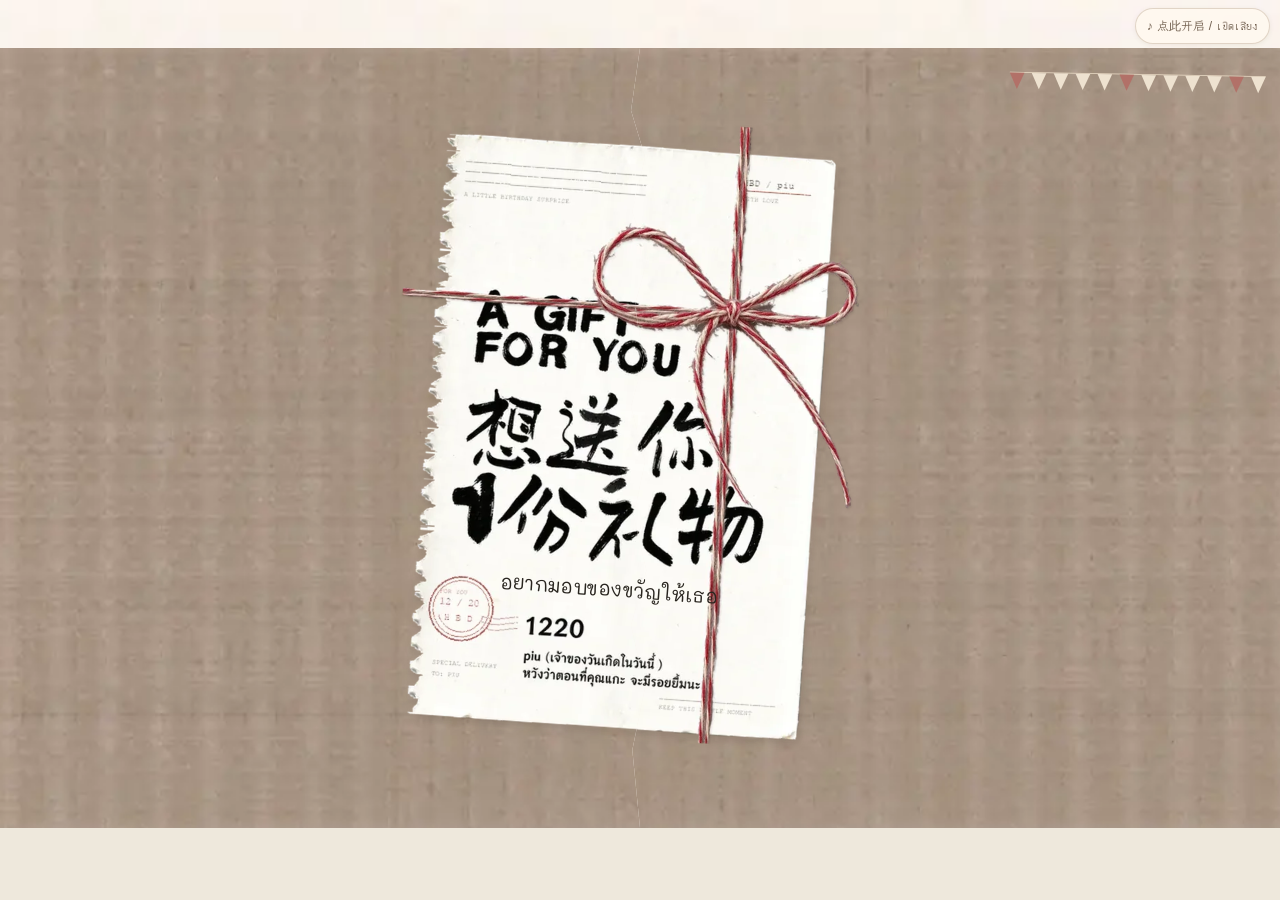
<file: index.html>
<!doctype html><html lang="zh-CN"><head><meta charset="utf-8"><meta name="viewport" content="width=device-width,initial-scale=1"><title>HBD to my baby · piu</title><style>*{box-sizing:border-box}html,body{margin:0;width:100%;height:100%;overflow:hidden}body{background:#eee8dc url('[data-uri]') center/cover;font-family:'Kaiti SC','STKaiti',KaiTi,serif}#journey{position:absolute;inset:0}.journey-frame{display:block;width:100%;height:100%;border:0;background:transparent;animation:journey-enter .4s ease}.journey-frame[hidden]{display:none}
.journey-nav{position:fixed;inset:auto 0 max(14px,env(safe-area-inset-bottom));z-index:10;display:flex;justify-content:space-between;align-items:center;padding:0 22px;pointer-events:none}
.journey-nav button{pointer-events:auto;font:14px 'Kaiti SC','STKaiti',KaiTi,serif;letter-spacing:1px;color:#756957;background:#f4eee1d9;border:0;border-bottom:1px solid #a38e6c6b;padding:8px 12px;border-radius:2px;cursor:pointer}.journey-nav button[hidden]{display:none}#journey-next{margin-left:auto}.journey-nav button:focus-visible{outline:2px dashed #9b6759;outline-offset:4px}.toast-scene .journey-nav button{color:#f4e5cf;background:#241d216e;border-color:#c4aa8666}
.journey-sr{position:absolute;width:1px;height:1px;overflow:hidden;clip-path:inset(50%);white-space:nowrap}
@keyframes journey-enter{from{opacity:0}to{opacity:1}}
@media(max-width:700px){.journey-nav{padding:0 13px}.journey-nav button{font-size:12px;padding:8px 9px}}
@media(prefers-reduced-motion:reduce){.journey-frame{animation:none}}

.journey-loading{position:fixed;inset:0;z-index:9;display:grid;place-content:center;justify-items:center;background:#eee8dcf5;text-align:center;padding:30px;color:#756957}.journey-loading[hidden]{display:none}.journey-loading p{font-size:19px}.journey-loading button{font:inherit;min-height:44px;padding:8px 20px;color:inherit;border:1px dashed #a38e6c;background:#f8f1e5}.journey-loading button[hidden]{display:none}

/* Separate control rails prevent parent controls from covering child text. */
:root{--journey-top:max(48px,calc(env(safe-area-inset-top) + 44px));--journey-bottom:max(72px,calc(env(safe-area-inset-bottom) + 64px))}
#journey{top:var(--journey-top);bottom:var(--journey-bottom)}
.journey-nav{height:var(--journey-bottom);bottom:0;padding:8px 18px max(10px,env(safe-area-inset-bottom));align-items:center!important;background:#eee8dc}
.journey-nav button{max-width:46%}
.toast-scene{background:#211d20}.toast-scene .journey-nav{background:#211d20}
</style><style>@media (hover:hover) and (pointer:fine){
 html,body{cursor:url('asset-cursors-arrow.png?v=38ef40e0b0') 3 2,auto}
 button,button *,a,a *,[role="button"],[role="button"] *{cursor:url('asset-cursors-hand.png?v=75afa676b8') 12 3,pointer!important}
 button:disabled,button:disabled *{cursor:default!important}
 .scratch-window,.scratch-window *{cursor:crosshair!important}
 input[type="text"],textarea,[contenteditable="true"]{cursor:text!important}
 .dragging,.dragging *{cursor:grabbing!important}
}
</style><style>/* Self-hosted OFL fonts. Licenses: asset-fonts-lxgwwenkaitc-license.txt, asset-fonts-mali-license.txt */
@font-face{font-family:BirthdayWenKai;src:url('asset-fonts-wenkai-startup.woff2?v=5033d9c030') format('woff2');font-style:normal;font-weight:400;font-display:swap}
@font-face{font-family:BirthdayMali;src:url('asset-fonts-mali-startup.woff2?v=82fe3e2325') format('woff2');font-style:normal;font-weight:400;font-display:swap}
:root{--font-zh:BirthdayWenKai,'PingFang SC','Microsoft YaHei',sans-serif;--font-th:BirthdayMali,'Thonburi','Noto Sans Thai',sans-serif}
body,button,a,input,legend{font-family:var(--font-zh)!important;font-weight:400}.bi{line-height:1.55;white-space:normal}.bi-zh{display:block!important;font-family:var(--font-zh)!important;font-size:inherit!important;font-weight:400!important;line-height:1.5!important;letter-spacing:.04em!important;color:inherit!important;padding:0!important;margin:0!important;transform:none!important;max-width:none!important;text-shadow:none!important}.bi-th{display:block!important;font-family:var(--font-th)!important;font-size:max(12px,.68em)!important;font-weight:400!important;line-height:1.55!important;letter-spacing:0!important;color:inherit!important;padding:0!important;margin:5px 0 0!important;transform:none!important;max-width:none!important;text-shadow:none!important;white-space:normal!important;word-break:normal;overflow-wrap:anywhere;opacity:.82}.bi-inline{display:inline-block;vertical-align:middle}.bi-inline .bi-th{font-size:max(11px,.68em)!important}button .bi-th,a .bi-th{font-size:max(11px,.7em)!important;margin-top:3px!important}.bi-zh .bi-th,.bi-th .bi-th{display:none!important}
/* Opening and persistent navigation only; other scenes own their styles. */
.journey-nav{align-items:flex-end}.journey-nav button{max-width:46%;min-height:46px;font-size:14px!important;padding:7px 10px!important}.journey-nav .bi-th{font-size:11px!important;line-height:1.3!important}
.ticket .opening-thai{position:absolute;left:190px;top:610px;width:410px;text-align:center;font:24px/1.5 BirthdayMali,sans-serif;letter-spacing:0;color:#29251f;pointer-events:none;z-index:1}
@media(max-width:700px){.bi-th{font-size:max(12px,.7em)!important}}
</style><script>(() => {
 const attempts=new WeakMap(),failed=new Set(),pending=new Map();let notice;
 function refresh(){
  if(!notice&&failed.size){
   notice=document.createElement('button');notice.type='button';
   notice.innerHTML='图片未加载，点击重试<br><span lang="th">โหลดรูปไม่สำเร็จ แตะเพื่อลองอีกครั้ง</span>';
   notice.style.cssText='position:fixed;z-index:10000;left:50%;bottom:74px;transform:translateX(-50%);width:max-content;max-width:90vw;padding:10px 16px;border:1px dashed #a38e6c;border-radius:10px;background:#fff8ed;color:#695446;font:14px system-ui;box-shadow:0 3px 15px #46341f22';
   notice.addEventListener('click',()=>{for(const img of [...failed]){failed.delete(img);pending.delete(img);const state=attempts.get(img);if(state){state.count=0;retry(img,state);}}refresh();});
   document.body.append(notice);
  }
  if(notice)notice.hidden=!failed.size;
 }
 function retry(img,state){
  const expected=img.getAttribute('src');state.count++;
  setTimeout(()=>{
   if(!img.isConnected||img.getAttribute('src')!==expected)return;
   const url=new URL(state.original,document.baseURI);url.searchParams.set('asset_retry',state.count+'-'+Date.now());
   state.current=url.href;img.src=state.current;
  },state.count===1?650:1600);
 }
 document.addEventListener('error',event=>{
  const img=event.target;if(img.tagName!=='IMG')return;
  const src=img.getAttribute('src');if(!src||/^(data|blob):/.test(src))return;
  const url=new URL(src,document.baseURI);if(url.origin!==new URL(document.baseURI).origin)return;
  let state=attempts.get(img);
  if(!state||state.current!==url.href){state={original:src,current:url.href,count:0};attempts.set(img,state);}
  if(state.count<2)retry(img,state);else{failed.add(img);refresh();}
 },true);
 document.addEventListener('load',event=>{pending.delete(event.target);if(failed.delete(event.target))refresh();},true);
 // A stalled mobile request may never fire "error". Offer a deliberate retry
 // after 20 seconds, without repeatedly aborting a slow but healthy download.
 function inspect(){
  const now=Date.now();
  for(const img of document.querySelectorAll('img')){
   const src=img.getAttribute('src');
   if(!src||/^(data|blob):/.test(src)||!img.isConnected||!img.getClientRects().length||img.complete){pending.delete(img);continue;}
   const url=new URL(src,document.baseURI);if(url.origin!==new URL(document.baseURI).origin)continue;
   const previous=pending.get(img);
   if(!previous||previous.src!==src){pending.set(img,{src,since:now});continue;}
   if(now-previous.since>=20000&&!failed.has(img)){
    attempts.set(img,{original:src,current:url.href,count:0});failed.add(img);refresh();
   }
  }
  for(const img of [...failed])if(!img.isConnected||img.complete&&img.naturalWidth>0){failed.delete(img);pending.delete(img);refresh();}
  for(const img of pending.keys())if(!img.isConnected)pending.delete(img);
 }
 document.addEventListener('DOMContentLoaded',()=>{setInterval(inspect,4000);});
})();
</script></head><body>
<main id="journey" aria-label="送给 piu 的生日礼物"></main>
<nav class="journey-nav" aria-label="翻看生日回忆"><button id="journey-previous" hidden>← 返回</button><button id="journey-next" hidden>继续 →</button></nav>
<div id="journey-loading" class="journey-loading" role="status"><p id="journey-loading-copy"><span class="bi-zh" lang="zh-CN">正在打开生日礼物。</span><span class="bi-th" lang="th">กำลังเปิดของขวัญวันเกิด</span></p><button id="journey-retry" hidden>重新加载</button></div>
<button id="startup-retry" hidden onclick="location.reload()" style="position:fixed;z-index:11;bottom:24%;left:50%;transform:translateX(-50%);border:1px dashed #a38e6c;background:#f8f1e5;padding:12px 20px;color:#756957">重新连接 · ลองเชื่อมต่ออีกครั้ง</button><script>(()=>{setTimeout(()=>{if(document.querySelector('#journey iframe'))return;const p=document.getElementById('journey-loading-copy');p.textContent='连接有点慢，正在接收礼物……';const t=document.createElement('span');t.className='bi-th';t.lang='th';t.textContent='การเชื่อมต่อช้า กำลังโหลดของขวัญ…';p.append(t);document.getElementById('startup-retry').hidden=false;},10000);})();</script><p id="journey-status" role="status" class="journey-sr">正在打开生日礼物。</p>
<noscript>请启用 JavaScript，打开这份生日礼物。</noscript><script>/* Recorded scene foley, loaded only after interaction; procedural fallback offline. */
(() => {
 const embedded=parent!==window;let engine;
 try{if(embedded)engine=parent.BirthdaySound;}catch{}
 const visible=()=>!document.hidden&&(!embedded||!window.frameElement?.hidden);
 if(engine){
  window.BirthdaySound={play:name=>{if(visible())engine.play(name)},unlock:()=>engine.unlock(true),warm:scene=>{if(visible())engine.warm(scene)},end:name=>engine.end(name),flight:(seconds,active)=>{if(visible())engine.flight(seconds,active)}};
 }else{
  let ctx,master,noise,muted=false,button,resuming=false,pending=null,failed=false;const voices=new Set(),last=new Map();let epoch=0;const buffers=new Map(),loads=new Map(),loops=new Map();
  try{muted=localStorage.getItem('birthday-sound-muted')==='1'}catch{}
  function stop(){epoch++;pending=null;for(const name of [...loops.keys()])end(name);for(const node of voices){try{node.stop()}catch{}}voices.clear();}
  // Bounded ten-second downloads, never an unbounded media-element preload.
  const musicParts=[{url:'asset-background-music-thai-part-00.m4a?v=2db109990c',duration:10},{url:'asset-background-music-thai-part-01.m4a?v=246168755a',duration:10},{url:'asset-background-music-thai-part-02.m4a?v=ed95b7fc48',duration:10},{url:'asset-background-music-thai-part-03.m4a?v=f74a96d869',duration:10},{url:'asset-background-music-thai-part-04.m4a?v=38c26175c4',duration:10},{url:'asset-background-music-thai-part-05.m4a?v=8ab92f5d54',duration:10},{url:'asset-background-music-thai-part-06.m4a?v=6c2df78acf',duration:10},{url:'asset-background-music-thai-part-07.m4a?v=023a8dd467',duration:10},{url:'asset-background-music-thai-part-08.m4a?v=bd21072e36',duration:10},{url:'asset-background-music-thai-part-09.m4a?v=6513633aee',duration:10},{url:'asset-background-music-thai-part-10.m4a?v=345bc6b7c9',duration:10},{url:'asset-background-music-thai-part-11.m4a?v=ff747ef5aa',duration:10},{url:'asset-background-music-thai-part-12.m4a?v=50339bfe53',duration:10},{url:'asset-background-music-thai-part-13.m4a?v=3093d768cc',duration:10},{url:'asset-background-music-thai-part-14.m4a?v=9f4c019be3',duration:10},{url:'asset-background-music-thai-part-15.m4a?v=f9b5df3c1d',duration:10},{url:'asset-background-music-thai-part-16.m4a?v=7836559565',duration:10},{url:'asset-background-music-thai-part-17.m4a?v=891a9a0f35',duration:10},{url:'asset-background-music-thai-part-18.m4a?v=f2a3f991f3',duration:10},{url:'asset-background-music-thai-part-19.m4a?v=dd95c4525f',duration:10},{url:'asset-background-music-thai-part-20.m4a?v=14bb21acb6',duration:10},{url:'asset-background-music-thai-part-21.m4a?v=1a4b9cf4b9',duration:8.733499999999992}];
  let musicGain,musicWanted=false,musicStarting=false,musicFailed=false,musicTimer=0,musicRequest=null,musicRequestId=0,networkBusy=false;
  let musicCursor={index:0,offset:0},musicCurrent=null,musicNext=null;
  const musicBuffers=new Map();
  function cancelMusicRequest(){musicRequestId++;musicRequest?.abort();musicRequest=null;}
  function updateMusicPosition(){
   if(musicNext&&ctx.currentTime>=musicNext.start){musicCurrent=musicNext;musicNext=null;}
   if(musicCurrent&&ctx.currentTime>=musicCurrent.end){musicCursor={index:(musicCurrent.index+1)%musicParts.length,offset:0};musicCurrent=null;}
  }
  function pauseMusic(){
   clearTimeout(musicTimer);musicTimer=0;cancelMusicRequest();
   if(ctx){updateMusicPosition();if(musicCurrent)musicCursor={index:musicCurrent.index,offset:musicCurrent.offset+Math.max(0,ctx.currentTime-musicCurrent.start)};}
   for(const item of [musicCurrent,musicNext])if(item){try{item.source.stop();item.source.disconnect();}catch{}}
   musicCurrent=musicNext=null;musicStarting=false;label();
  }
  function scheduleMusic(index,offset,start){
   const source=ctx.createBufferSource(),duration=musicParts[index].duration-offset;
   source.buffer=musicBuffers.get(index);source.connect(musicGain);source.onended=()=>source.disconnect();
   source.start(start,offset,duration);source.stop(start+duration);
   return {index,offset,start,end:start+duration,source};
  }
  function requestMusic(index){
   if(networkBusy||musicRequest||musicFailed)return;
   const controller=new AbortController(),requestId=++musicRequestId;musicRequest=controller;
   const timeout=setTimeout(()=>controller.abort(),12000);
   window.fetch(musicParts[index].url,{signal:controller.signal,priority:'low'}).then(response=>{
    if(!response.ok)throw Error('music');return response.arrayBuffer();
   }).then(bytes=>new Promise((resolve,reject)=>ctx.decodeAudioData(bytes,resolve,reject))).then(buffer=>{
    if(requestId!==musicRequestId||muted||document.hidden||!musicWanted)return;
    // At most the playing segment plus the next one remain decoded.
    for(const key of musicBuffers.keys())if(key!==musicCurrent?.index&&key!==index)musicBuffers.delete(key);
    musicBuffers.set(index,buffer);musicFailed=false;
   }).catch(()=>{if(requestId===musicRequestId){musicFailed=true;musicStarting=false;}}).finally(()=>{
    clearTimeout(timeout);if(requestId!==musicRequestId)return;musicRequest=null;musicPump();
   });
  }
  function musicPump(){
   clearTimeout(musicTimer);musicTimer=0;
   if(muted||document.hidden||!musicWanted||!ctx||typeof window.fetch!=='function')return;
   if(ctx.state==='running'){
    updateMusicPosition();
    if(!musicCurrent){
     const {index,offset}=musicCursor;
     if(musicBuffers.has(index))musicCurrent=scheduleMusic(index,offset,ctx.currentTime+.025);else requestMusic(index);
    }
    if(musicCurrent&&!musicNext&&musicCurrent.end-ctx.currentTime<=4){
     const index=(musicCurrent.index+1)%musicParts.length;
     if(musicBuffers.has(index))musicNext=scheduleMusic(index,0,musicCurrent.end);else requestMusic(index);
    }
   }
   musicStarting=!musicCurrent&&!musicFailed;label();
   musicTimer=setTimeout(musicPump,250);
  }
  function startMusic(){
   if(muted||document.hidden||!musicWanted||!ctx||typeof window.fetch!=='function')return;
   if(!musicGain){musicGain=ctx.createGain();musicGain.gain.value=.24;musicGain.connect(ctx.destination);}
   musicFailed=false;musicPump();
  }
  function prioritizeScene(busy){
   networkBusy=busy;
   if(busy){cancelMusicRequest();for(const controller of foleyRequests)controller.abort();}
   else if(musicWanted&&!muted)musicPump();
  }
  function resumed(){
   label();if(muted||document.hidden||ctx?.state!=='running')return;
   const cue=pending;pending=null;
   if(cue&&Date.now()-cue.at<1500)play(cue.name);
  }
  function unlock(withMusic=false){
   if(muted||document.hidden)return;
   try{
    // Supported iOS versions can route this as media playback instead of an
    // ambient session muted by the hardware silent switch. Optional in WeChat.
    try{if(window.navigator?.audioSession)window.navigator.audioSession.type='playback';}catch{}
    if(!ctx){const Audio=window.AudioContext||window.webkitAudioContext;if(!Audio){failed=true;label();return;}ctx=new Audio();master=ctx.createGain();master.gain.value=.32;master.connect(ctx.destination);
     noise=ctx.createBuffer(1,ctx.sampleRate,ctx.sampleRate);const samples=noise.getChannelData(0);for(let i=0;i<samples.length;i++)samples[i]=Math.random()*2-1;
     ctx.onstatechange=resumed;
    }
    // Safari may report "interrupted" after backgrounding. resume() is async:
    // retain the current cue instead of silently throwing away the first tap.
    if(ctx.state!=='running'&&ctx.state!=='closed'&&!resuming){
     resuming=true;Promise.resolve(ctx.resume()).then(()=>{resuming=false;failed=false;resumed();},()=>{resuming=false;pending=null;failed=true;label();});
    }
    if(withMusic){musicWanted=true;startMusic();}label();
   }catch{failed=true;label();}
  }
  function voice(source,filter,gain,duration,delay=0){
   if(voices.size>=40)return;
   const at=ctx.currentTime+delay,amp=ctx.createGain();amp.gain.setValueAtTime(.0001,at);amp.gain.exponentialRampToValueAtTime(Math.max(.001,gain),at+.008);amp.gain.exponentialRampToValueAtTime(.0001,at+duration);
   source.connect(filter||amp);if(filter)filter.connect(amp);amp.connect(master);voices.add(source);
   source.onended=()=>{voices.delete(source);source.disconnect();filter?.disconnect();amp.disconnect()};source.start(at);source.stop(at+duration+.02);
  }
  function tone(freq,duration=.1,gain=.3,delay=0,end=freq){const source=ctx.createOscillator();source.type='sine';source.frequency.setValueAtTime(freq,ctx.currentTime+delay);source.frequency.exponentialRampToValueAtTime(end,ctx.currentTime+delay+duration);voice(source,null,gain,duration,delay);}
  function rustle(duration=.16,gain=.35,freq=1500,delay=0){const source=ctx.createBufferSource();source.buffer=noise;source.loop=true;const filter=ctx.createBiquadFilter();filter.type='bandpass';filter.frequency.value=freq;filter.Q.value=.6;voice(source,filter,gain,duration,delay);}
  // Each compressed recording is 2–9 KB; aircraft is 32 KB. Nothing is
  // fetched until a user gesture has created the shared AudioContext.
  const clips={tear:'asset-scene-audio-tear.mp3?v=0731ef549d',ticket:'asset-scene-audio-ticket.mp3?v=260ead459d',paper:'asset-scene-audio-paper.mp3?v=af0d0f6e2c',stick:'asset-scene-audio-stick.mp3?v=74c33baad4',camera:'asset-scene-audio-camera.mp3?v=a5d5846e6f',motor:'asset-scene-audio-motor.mp3?v=e8ad679090',reel:'asset-scene-audio-reel.mp3?v=6072278246',lever:'asset-scene-audio-lever.mp3?v=363b1fb9aa',stop:'asset-scene-audio-stop.mp3?v=8a4b0dd061',glass:'asset-scene-audio-glass.mp3?v=06e1fc713e',liquid:'asset-scene-audio-liquid.mp3?v=eb88d116ae',scratch:'asset-scene-audio-scratch.mp3?v=1488768f5b',match:'asset-scene-audio-match.mp3?v=e16b697b90',blow:'asset-scene-audio-blow.mp3?v=65534313f1',bell:'asset-scene-audio-bell.mp3?v=05c47c2f6c',flight:'asset-scene-audio-flight.mp3?v=15338a1090'};
  const scenes={opening:['tear','paper'],birthday:['camera','motor','stick'],camera:['camera','motor','stick','paper','glass','liquid'],toast:['glass','liquid','stick'],film:['paper','reel'],map:['ticket','flight','scratch','stick','bell','lever','reel','stop','motor','paper'],scratch:['scratch','stick','bell'],slot:['lever','reel','stop','motor','paper','bell'],childhood:['stick','bell'],wish:['stick','match','blow'],gift:['paper','bell']};
  let queue=Promise.resolve();const foleyRequests=new Set();
  function load(name){
   if(!ctx||typeof fetch!=='function'||!clips[name])return Promise.resolve(null);
   if(buffers.has(name))return Promise.resolve(buffers.get(name));
   if(loads.has(name))return loads.get(name);
   // Serial, low-priority fetches avoid competing with photos and scene HTML.
   const job=queue.then(async()=>{
    if(networkBusy||muted||document.hidden)return null;
    const controller=new AbortController(),timer=setTimeout(()=>controller.abort(),5000);foleyRequests.add(controller);
    try{const response=await fetch(clips[name],{signal:controller.signal,priority:'low'});if(!response.ok)throw Error('audio');
     const bytes=await response.arrayBuffer();const buffer=await new Promise((resolve,reject)=>ctx.decodeAudioData(bytes,resolve,reject));buffers.set(name,buffer);return buffer;
    }catch{return null;}finally{clearTimeout(timer);foleyRequests.delete(controller);}
   });
   queue=job.then(()=>{if(!buffers.has(name))loads.delete(name)});loads.set(name,job);return job;
  }
  function warm(scene){if(!muted&&ctx)for(const name of scenes[scene]||scenes.opening)load(name);}
  function sample(name,gain=.7,delay=0,rate=1){
   const buffer=buffers.get(name);if(!buffer||voices.size>=40)return false;
   const source=ctx.createBufferSource(),amp=ctx.createGain(),at=ctx.currentTime+delay,duration=Math.min(3,buffer.duration/rate);source.buffer=buffer;source.playbackRate.value=rate;
   // Preserve the recording's own envelope; the synthetic-tone exponential
   // decay would swallow the motor, paper detail and glass resonance.
   amp.gain.setValueAtTime(.0001,at);amp.gain.exponentialRampToValueAtTime(gain,at+.008);amp.gain.setValueAtTime(gain,at+Math.max(.01,duration-.06));amp.gain.exponentialRampToValueAtTime(.0001,at+duration);
   source.connect(amp);amp.connect(master);voices.add(source);source.onended=()=>{voices.delete(source);source.disconnect();amp.disconnect()};source.start(at);source.stop(at+duration+.02);return true;
  }
  function end(name){const loop=loops.get(name);if(!loop)return;loops.delete(name);clearTimeout(loop.timer);
   if(loop.source){try{loop.amp.gain.cancelScheduledValues(ctx.currentTime);loop.amp.gain.setTargetAtTime(.0001,ctx.currentTime,.015);loop.source.stop(ctx.currentTime+.06);}catch{}}
  }
  function loop(name,clip,gain,offset=0){
   if(muted||document.hidden||ctx?.state!=='running')return null;
   let item=loops.get(name);if(item)return item;
   item={source:null,amp:null,timer:0,offset,gain,epoch};loops.set(name,item);
   const begin=buffer=>{
    if(!buffer||loops.get(name)!==item||muted||document.hidden||ctx.state!=='running'||item.epoch!==epoch)return;
    const source=ctx.createBufferSource(),amp=ctx.createGain();source.buffer=buffer;source.loop=true;
    amp.gain.setValueAtTime(.0001,ctx.currentTime);amp.gain.setTargetAtTime(item.gain,ctx.currentTime,.04);
    source.connect(amp);amp.connect(master);item.source=source;item.amp=amp;voices.add(source);
    source.onended=()=>{voices.delete(source);source.disconnect();amp.disconnect()};source.start(0,item.offset%buffer.duration);
   };
   if(buffers.has(clip))begin(buffers.get(clip));else load(clip).then(begin);
   return item;
  }
  function friction(name){
   const item=loop(name,name==='film'?'paper':'scratch',name==='film'?.46:.38);
   if(item){clearTimeout(item.timer);item.timer=setTimeout(()=>end(name),120);}return !!item;
  }
  function flight(seconds,active){
   if(!active||seconds>=4.92){end('flight');return;}
   const level=.55*Math.min(1,seconds/.55+.05)*Math.max(0,Math.min(1,(4.92-seconds)/.8));
   const item=loop('flight','flight',level,seconds);
   if(item){item.offset=seconds;item.gain=level;item.amp?.gain.setTargetAtTime(Math.max(.0001,level),ctx.currentTime,.05);}
  }
  function recorded(name){
   if(name==='film'||name==='scratch')return friction(name);
   const primary={tear:'tear',ticket:'ticket',camera:'camera',print:'motor',stick:'stick',clink:'glass',slot:'lever',reelstop:'stop',voucher:'motor',win:'bell',notify:'bell',match:'match',blow:'blow',gift:'paper',paper:'paper'}[name];
   if(!primary)return false;
   load(primary);
   if(!sample(primary,name==='win'?.4:name==='notify'?.24:.7))return false;
   if(name==='camera')sample('motor',.32,.17);
   if(name==='clink')sample('liquid',.16,.06);
   if(name==='gift')sample('bell',.3,.36);
   if(name==='voucher')sample('paper',.4,.1);
   if(name==='slot')loop('reels','reel',.28);
   return true;
  }
  function play(name){
   if(muted||document.hidden)return;
   if(!ctx||ctx.state!=='running'){
    // play never creates an AudioContext outside a real gesture.
    if(ctx){pending={name,at:Date.now()};unlock();}return;
   }
   const now=ctx.currentTime,interval=(name==='scratch'||name==='film')?.11:.05;if(now-(last.get(name)??-99)<interval)return;last.set(name,now);
   try{if(recorded(name))return;switch(name){
    case 'ticket':case 'tear':for(let i=0;i<5;i++)rustle(.12,.35,1100+i*170,i*.065);break;
    case 'camera':tone(230,.04,.6);rustle(.07,.55,2800);tone(140,.06,.4,.075);rustle(.8,.13,500,.18);break;
    case 'print':rustle(.3,.22,700);tone(180,.05,.2,.22);break;
    case 'stick':rustle(.07,.24,1800);tone(440,.08,.2,0,260);break;
    case 'clink':tone(1800,.6,.4);tone(2700,.4,.14,.015);tone(3600,.25,.07,.02);break;
    case 'film':rustle(.1,.22,850);tone(170,.025,.12);break;
    case 'scratch':rustle(.09,.2,2300);break;
    case 'slot':for(let i=0;i<13;i++)tone(260+i*18,.035,.15,i*.11);break;
    case 'win':[523,659,784,1047].forEach((n,i)=>tone(n,.38,.22,i*.09));break;
    case 'notify':tone(660,.25,.18);tone(880,.35,.16,.13);break;
    case 'test':tone(660,.35,.45);tone(880,.45,.4,.18);break;
    case 'match':rustle(.24,.3,2600);tone(280,.08,.12);break;
    case 'blow':rustle(.45,.3,600);break;
    case 'flight':rustle(.7,.17,550);tone(180,.5,.07,0,400);break;
    case 'gift':rustle(.4,.3,1300);[659,784,1047].forEach((n,i)=>tone(n,.35,.18,.18+i*.1));break;
    default:rustle(.14,.17,1000);
   }}catch{/* Sound must never break a gesture or animation. */}
  }
  window.BirthdaySound={play,unlock,stop,warm,end,flight,prioritizeScene};
  function label(){if(!button)return;const running=!muted&&ctx?.state==='running'&&!musicFailed;button.textContent=running?'♪ 开 / เปิด':(failed||musicFailed)?'♪ 重试 / ลองใหม่':'♪ 点此开启 / เปิดเสียง';button.setAttribute('aria-label',running?'关闭音乐和音效 · ปิดเพลงและเสียงเอฟเฟกต์':'开启音乐和音效 · เปิดเพลงและเสียงเอฟเฟกต์');button.setAttribute('aria-pressed',String(running));button.dataset.audioState=muted?'muted':(failed||musicFailed)?'blocked':ctx?.state||'locked';button.dataset.musicState=muted?'muted':musicFailed?'blocked':musicStarting?'loading':musicCurrent?'playing':musicWanted?'paused':'idle';}
  function mount(){
   button=document.createElement('button');button.type='button';button.id='sound-toggle';button.setAttribute('data-no-translate','');
   button.style.cssText='position:fixed;right:max(10px,env(safe-area-inset-right));top:max(8px,env(safe-area-inset-top));z-index:20001;border:1px solid #b4a18b66;border-radius:20px;padding:7px 11px;min-height:36px;background:#fff9efdb;color:#715f4e;font:12px/1.2 system-ui;cursor:pointer;box-shadow:0 1px 5px #49331a12';
   button.onclick=()=>{
    // Before the context runs this button enables sound, rather than turning
    // off an "on" preference which never actually produced audio.
    const running=!muted&&ctx?.state==='running'&&!musicFailed;muted=running;
    try{localStorage.setItem('birthday-sound-muted',muted?'1':'0')}catch{}
    if(muted){musicWanted=false;pauseMusic();stop();if(master)master.gain.value=0;}
    else{failed=false;unlock(true);if(master)master.gain.value=.32;play('test');}label();
   };label();document.body.append(button);
  }
  if(document.readyState==='loading')document.addEventListener('DOMContentLoaded',mount,{once:true});else mount();
  document.addEventListener('visibilitychange',()=>{if(document.hidden){pauseMusic();stop();}else if(musicWanted&&!muted){unlock();startMusic();}});
  window.addEventListener?.('pagehide',()=>{pauseMusic();stop();});
  window.addEventListener?.('pageshow',()=>{if(musicWanted&&!muted&&!document.hidden){unlock();startMusic();}});
 }
 // Calling the shared context directly within a real iframe gesture preserves
 // mobile autoplay activation; asynchronous postMessage cannot do that reliably.
 for(const event of ['pointerdown','touchend','click','keydown'])document.addEventListener(event,e=>{if(e.isTrusted&&visible()&&!e.target?.closest?.('#sound-toggle'))window.BirthdaySound.unlock(true)},true);
 const warmScene=()=>{if(!visible())return;const path=window.location?.pathname||'';const scene=document.body?.dataset?.scene||path.split('/').pop().replace('-preview.html','')||'opening';window.BirthdaySound.warm(scene);};
 for(const event of ['pointerdown','touchend','keydown'])document.addEventListener(event,e=>{if(e.isTrusted)warmScene()});
 window.addEventListener?.('message',e=>{if(e.source===parent&&e.origin===window.location.origin&&e.data?.type==='journey:activate')warmScene()});
})();
</script><script>// Opt-in, on-device diagnostics. No analytics, telemetry or uploads.
(() => {
 if(new URLSearchParams(location.search).get('diagnose')!=='1')return;
 let panel,body;
 const seconds=ms=>(Math.max(0,ms)/1000).toFixed(2)+' 秒 / วินาที';
 function refresh(){
  if(!panel){
   panel=document.createElement('aside');panel.setAttribute('aria-label','加载测速 · ตรวจเวลาโหลด');
   panel.style.cssText='position:fixed;z-index:20000;left:10px;right:10px;bottom:10px;max-height:42vh;overflow:auto;background:#fffaf1;color:#493d31;padding:12px 15px;border:1px solid #b6a07d;border-radius:10px;font:13px/1.6 system-ui;box-shadow:0 3px 18px #0003';
   const title=document.createElement('strong');title.textContent='本次打开耗时 · เวลาโหลดครั้งนี้';
   body=document.createElement('div');const close=document.createElement('button');close.textContent='关闭 · ปิด';close.style.cssText='float:right';close.onclick=()=>panel.remove();
   panel.append(close,title,body);document.body.append(panel);
  }
  const n=performance.getEntriesByType('navigation')[0];
  if(!n){body.textContent='此浏览器未提供测速数据 · เบราว์เซอร์นี้ไม่มีข้อมูลเวลาโหลด';return;}
  const rows=[['等待网页开始回应 · รอการตอบกลับ',seconds(n.responseStart)],['下载网页 · ดาวน์โหลดหน้าเว็บ',n.responseEnd?seconds(n.responseEnd-n.responseStart):'接收中 · กำลังรับข้อมูล'],['首屏可以操作 · พร้อมเปิดของขวัญ',seconds(performance.now())]];
  const size=n.encodedBodySize;if(size)rows.push(['网页传输大小 · ขนาดหน้าเว็บ',(size/1024).toFixed(0)+' KB']);
  body.replaceChildren(...rows.map(([name,value])=>{const p=document.createElement('div');p.textContent=name+'：'+value;return p;}));
 }
 // This milestone is sent only after the opening iframe has a usable DOM.
 addEventListener('message',event=>{
  const opening=document.querySelector('#journey iframe');
  if(event.origin!==location.origin||event.source!==opening?.contentWindow||event.data?.channel!=='birthday-journey'||event.data.type!=='loaded')return;
  if(!panel)refresh();
 });
})();
</script><script type="application/json" id="opening-document">"\u003c!doctype html>\n\u003chtml lang=\"zh-CN\">\u003chead>\u003cmeta charset=\"utf-8\">\u003cmeta name=\"viewport\" content=\"width=device-width,initial-scale=1\">\u003ctitle>生日票据 · 开场小样\u003c/title>\n\u003cstyle>\n*{box-sizing:border-box}html,body{margin:0;width:100%;height:100%;overflow:hidden}body{background:#ede7dc}.world{position:absolute;inset:0;overflow:hidden;background:#ede7dc url('[data-uri]') repeat}.half{position:absolute;inset:0;background:#b3a08a url('[data-uri]') center/cover;transition:transform 1.7s cubic-bezier(.42,.03,.25,1),filter 1.4s;will-change:transform}.stage{position:absolute;left:50%;top:50%;width:1600px;height:900px;transform:translate(-50%,-50%) scale(var(--scale,1));transform-origin:center}.left{clip-path:polygon(0 0,50% 0,49.3% 8%,50.4% 14%,49.4% 21%,50.6% 27%,49.6% 33%,50.3% 40%,49.3% 46%,50.4% 53%,49.5% 60%,50.5% 67%,49.3% 74%,50.4% 82%,49.4% 90%,50% 100%,0 100%)}.right{clip-path:polygon(50% 0,100% 0,100% 100%,50% 100%,49.4% 90%,50.4% 82%,49.3% 74%,50.5% 67%,49.5% 60%,50.4% 53%,49.3% 46%,50.3% 40%,49.6% 33%,50.6% 27%,49.4% 21%,50.4% 14%,49.3% 8%)}.ticket{position:absolute;left:380px;top:10px;width:840px;height:880px;transform:rotate(4deg);transform-origin:center}.ticket img{position:absolute;display:block;pointer-events:none;user-select:none}.ticket-art{inset:0;width:840px;height:880px}.paper{left:155px;top:80px;width:485px;height:720px;filter:drop-shadow(3px 6px 5px #392c2425)}.ink{inset:0;width:840px;height:880px;mix-blend-mode:multiply}.horizontal{left:116px;top:268px;width:550px;height:26px;filter:drop-shadow(0 1px 1px #40332b30)}.vertical{left:501px;top:49px;width:43px;height:760px;filter:drop-shadow(1px 0 1px #40332b30)}.bow{left:331px;top:166px;width:495px;height:360px;filter:drop-shadow(1px 2px 1px #40332b20)}.flags{position:absolute;right:30px;top:2px;display:flex;gap:9px;transform:rotate(1deg);border-top:1px solid #ecddc7}.flags i{display:block;width:0;height:0;border-left:9px solid transparent;border-right:9px solid transparent;border-top:20px solid #eee2d0}.flags i:nth-child(5n+1){border-top-color:#b27168}.controls{pointer-events:none}.hit{position:absolute;left:530px;top:90px;width:550px;height:730px;cursor:pointer;border:0;background:none;pointer-events:auto}.hit:focus-visible{outline:2px dashed #f3e8d3;outline-offset:12px}.opened .controls{display:none}.opened .left{transform:translate(-105%,7%) rotate(-8deg);filter:drop-shadow(12px 4px 7px #54473550)}.opened .right{transform:translate(105%,9%) rotate(9deg);filter:drop-shadow(-12px 4px 7px #54473550)}@media(prefers-reduced-motion:reduce){.half{transition-duration:.01s}}\n\u003c/style>\u003cstyle>@media (hover:hover) and (pointer:fine){\n html,body{cursor:url('[data-uri]') 3 2,auto}\n button,button *,a,a *,[role=\"button\"],[role=\"button\"] *{cursor:url('[data-uri]') 12 3,pointer!important}\n button:disabled,button:disabled *{cursor:default!important}\n .scratch-window,.scratch-window *{cursor:crosshair!important}\n input[type=\"text\"],textarea,[contenteditable=\"true\"]{cursor:text!important}\n .dragging,.dragging *{cursor:grabbing!important}\n}\n\u003c/style>\u003cstyle>/* Self-hosted OFL fonts. Licenses: asset-fonts-lxgwwenkaitc-license.txt, asset-fonts-mali-license.txt */\n@font-face{font-family:BirthdayWenKai;src:url('asset-fonts-wenkai-startup.woff2?v=5033d9c030') format('woff2');font-style:normal;font-weight:400;font-display:swap}\n@font-face{font-family:BirthdayMali;src:url('asset-fonts-mali-startup.woff2?v=82fe3e2325') format('woff2');font-style:normal;font-weight:400;font-display:swap}\n:root{--font-zh:BirthdayWenKai,'PingFang SC','Microsoft YaHei',sans-serif;--font-th:BirthdayMali,'Thonburi','Noto Sans Thai',sans-serif}\nbody,button,a,input,legend{font-family:var(--font-zh)!important;font-weight:400}.bi{line-height:1.55;white-space:normal}.bi-zh{display:block!important;font-family:var(--font-zh)!important;font-size:inherit!important;font-weight:400!important;line-height:1.5!important;letter-spacing:.04em!important;color:inherit!important;padding:0!important;margin:0!important;transform:none!important;max-width:none!important;text-shadow:none!important}.bi-th{display:block!important;font-family:var(--font-th)!important;font-size:max(12px,.68em)!important;font-weight:400!important;line-height:1.55!important;letter-spacing:0!important;color:inherit!important;padding:0!important;margin:5px 0 0!important;transform:none!important;max-width:none!important;text-shadow:none!important;white-space:normal!important;word-break:normal;overflow-wrap:anywhere;opacity:.82}.bi-inline{display:inline-block;vertical-align:middle}.bi-inline .bi-th{font-size:max(11px,.68em)!important}button .bi-th,a .bi-th{font-size:max(11px,.7em)!important;margin-top:3px!important}.bi-zh .bi-th,.bi-th .bi-th{display:none!important}\n/* Opening and persistent navigation only; other scenes own their styles. */\n.journey-nav{align-items:flex-end}.journey-nav button{max-width:46%;min-height:46px;font-size:14px!important;padding:7px 10px!important}.journey-nav .bi-th{font-size:11px!important;line-height:1.3!important}\n.ticket .opening-thai{position:absolute;left:190px;top:610px;width:410px;text-align:center;font:24px/1.5 BirthdayMali,sans-serif;letter-spacing:0;color:#29251f;pointer-events:none;z-index:1}\n@media(max-width:700px){.bi-th{font-size:max(12px,.7em)!important}}\n\u003c/style>\u003cscript>(() => {\n const attempts=new WeakMap(),failed=new Set(),pending=new Map();let notice;\n function refresh(){\n  if(!notice&&failed.size){\n   notice=document.createElement('button');notice.type='button';\n   notice.innerHTML='图片未加载，点击重试\u003cbr>\u003cspan lang=\"th\">โหลดรูปไม่สำเร็จ แตะเพื่อลองอีกครั้ง\u003c/span>';\n   notice.style.cssText='position:fixed;z-index:10000;left:50%;bottom:74px;transform:translateX(-50%);width:max-content;max-width:90vw;padding:10px 16px;border:1px dashed #a38e6c;border-radius:10px;background:#fff8ed;color:#695446;font:14px system-ui;box-shadow:0 3px 15px #46341f22';\n   notice.addEventListener('click',()=>{for(const img of [...failed]){failed.delete(img);pending.delete(img);const state=attempts.get(img);if(state){state.count=0;retry(img,state);}}refresh();});\n   document.body.append(notice);\n  }\n  if(notice)notice.hidden=!failed.size;\n }\n function retry(img,state){\n  const expected=img.getAttribute('src');state.count++;\n  setTimeout(()=>{\n   if(!img.isConnected||img.getAttribute('src')!==expected)return;\n   const url=new URL(state.original,document.baseURI);url.searchParams.set('asset_retry',state.count+'-'+Date.now());\n   state.current=url.href;img.src=state.current;\n  },state.count===1?650:1600);\n }\n document.addEventListener('error',event=>{\n  const img=event.target;if(img.tagName!=='IMG')return;\n  const src=img.getAttribute('src');if(!src||/^(data|blob):/.test(src))return;\n  const url=new URL(src,document.baseURI);if(url.origin!==new URL(document.baseURI).origin)return;\n  let state=attempts.get(img);\n  if(!state||state.current!==url.href){state={original:src,current:url.href,count:0};attempts.set(img,state);}\n  if(state.count\u003c2)retry(img,state);else{failed.add(img);refresh();}\n },true);\n document.addEventListener('load',event=>{pending.delete(event.target);if(failed.delete(event.target))refresh();},true);\n // A stalled mobile request may never fire \"error\". Offer a deliberate retry\n // after 20 seconds, without repeatedly aborting a slow but healthy download.\n function inspect(){\n  const now=Date.now();\n  for(const img of document.querySelectorAll('img')){\n   const src=img.getAttribute('src');\n   if(!src||/^(data|blob):/.test(src)||!img.isConnected||!img.getClientRects().length||img.complete){pending.delete(img);continue;}\n   const url=new URL(src,document.baseURI);if(url.origin!==new URL(document.baseURI).origin)continue;\n   const previous=pending.get(img);\n   if(!previous||previous.src!==src){pending.set(img,{src,since:now});continue;}\n   if(now-previous.since>=20000&&!failed.has(img)){\n    attempts.set(img,{original:src,current:url.href,count:0});failed.add(img);refresh();\n   }\n  }\n  for(const img of [...failed])if(!img.isConnected||img.complete&&img.naturalWidth>0){failed.delete(img);pending.delete(img);refresh();}\n  for(const img of pending.keys())if(!img.isConnected)pending.delete(img);\n }\n document.addEventListener('DOMContentLoaded',()=>{setInterval(inspect,4000);});\n})();\n\u003c/script>\u003c/head>\u003cbody>\u003cmain class=\"world\" id=\"world\" aria-label=\"生日礼物开场预览\">\u003cdiv class=\"half left\">\u003cdiv class=\"stage\" id=\"art\">\u003cdiv class=\"ticket\">\u003cimg class=\"ticket-art\" src=\"[data-uri]\" alt=\"A GIFT FOR YOU，想送你一份礼物；HBD，piu，12月20日生日章\">\u003cspan class=\"opening-thai\" lang=\"th\">อยากมอบของขวัญให้เธอ\u003c/span>\u003c/div>\u003cdiv class=\"flags\" aria-hidden=\"true\">\u003ci>\u003c/i>\u003ci>\u003c/i>\u003ci>\u003c/i>\u003ci>\u003c/i>\u003ci>\u003c/i>\u003ci>\u003c/i>\u003ci>\u003c/i>\u003ci>\u003c/i>\u003ci>\u003c/i>\u003ci>\u003c/i>\u003ci>\u003c/i>\u003ci>\u003c/i>\u003c/div>\u003c/div>\u003c/div>\u003cdiv class=\"half right\" id=\"right\" aria-hidden=\"true\">\u003c/div>\u003cdiv class=\"stage controls\">\u003cbutton class=\"hit\" id=\"tear\" aria-label=\"撕开生日礼物\">\u003c/button>\u003c/div>\u003c/main>\u003cscript>/* Recorded scene foley, loaded only after interaction; procedural fallback offline. */\n(() => {\n const embedded=parent!==window;let engine;\n try{if(embedded)engine=parent.BirthdaySound;}catch{}\n const visible=()=>!document.hidden&&(!embedded||!window.frameElement?.hidden);\n if(engine){\n  window.BirthdaySound={play:name=>{if(visible())engine.play(name)},unlock:()=>engine.unlock(true),warm:scene=>{if(visible())engine.warm(scene)},end:name=>engine.end(name),flight:(seconds,active)=>{if(visible())engine.flight(seconds,active)}};\n }else{\n  let ctx,master,noise,muted=false,button,resuming=false,pending=null,failed=false;const voices=new Set(),last=new Map();let epoch=0;const buffers=new Map(),loads=new Map(),loops=new Map();\n  try{muted=localStorage.getItem('birthday-sound-muted')==='1'}catch{}\n  function stop(){epoch++;pending=null;for(const name of [...loops.keys()])end(name);for(const node of voices){try{node.stop()}catch{}}voices.clear();}\n  // Bounded ten-second downloads, never an unbounded media-element preload.\n  const musicParts=[{url:'asset-background-music-thai-part-00.m4a?v=2db109990c',duration:10},{url:'asset-background-music-thai-part-01.m4a?v=246168755a',duration:10},{url:'asset-background-music-thai-part-02.m4a?v=ed95b7fc48',duration:10},{url:'asset-background-music-thai-part-03.m4a?v=f74a96d869',duration:10},{url:'asset-background-music-thai-part-04.m4a?v=38c26175c4',duration:10},{url:'asset-background-music-thai-part-05.m4a?v=8ab92f5d54',duration:10},{url:'asset-background-music-thai-part-06.m4a?v=6c2df78acf',duration:10},{url:'asset-background-music-thai-part-07.m4a?v=023a8dd467',duration:10},{url:'asset-background-music-thai-part-08.m4a?v=bd21072e36',duration:10},{url:'asset-background-music-thai-part-09.m4a?v=6513633aee',duration:10},{url:'asset-background-music-thai-part-10.m4a?v=345bc6b7c9',duration:10},{url:'asset-background-music-thai-part-11.m4a?v=ff747ef5aa',duration:10},{url:'asset-background-music-thai-part-12.m4a?v=50339bfe53',duration:10},{url:'asset-background-music-thai-part-13.m4a?v=3093d768cc',duration:10},{url:'asset-background-music-thai-part-14.m4a?v=9f4c019be3',duration:10},{url:'asset-background-music-thai-part-15.m4a?v=f9b5df3c1d',duration:10},{url:'asset-background-music-thai-part-16.m4a?v=7836559565',duration:10},{url:'asset-background-music-thai-part-17.m4a?v=891a9a0f35',duration:10},{url:'asset-background-music-thai-part-18.m4a?v=f2a3f991f3',duration:10},{url:'asset-background-music-thai-part-19.m4a?v=dd95c4525f',duration:10},{url:'asset-background-music-thai-part-20.m4a?v=14bb21acb6',duration:10},{url:'asset-background-music-thai-part-21.m4a?v=1a4b9cf4b9',duration:8.733499999999992}];\n  let musicGain,musicWanted=false,musicStarting=false,musicFailed=false,musicTimer=0,musicRequest=null,musicRequestId=0,networkBusy=false;\n  let musicCursor={index:0,offset:0},musicCurrent=null,musicNext=null;\n  const musicBuffers=new Map();\n  function cancelMusicRequest(){musicRequestId++;musicRequest?.abort();musicRequest=null;}\n  function updateMusicPosition(){\n   if(musicNext&&ctx.currentTime>=musicNext.start){musicCurrent=musicNext;musicNext=null;}\n   if(musicCurrent&&ctx.currentTime>=musicCurrent.end){musicCursor={index:(musicCurrent.index+1)%musicParts.length,offset:0};musicCurrent=null;}\n  }\n  function pauseMusic(){\n   clearTimeout(musicTimer);musicTimer=0;cancelMusicRequest();\n   if(ctx){updateMusicPosition();if(musicCurrent)musicCursor={index:musicCurrent.index,offset:musicCurrent.offset+Math.max(0,ctx.currentTime-musicCurrent.start)};}\n   for(const item of [musicCurrent,musicNext])if(item){try{item.source.stop();item.source.disconnect();}catch{}}\n   musicCurrent=musicNext=null;musicStarting=false;label();\n  }\n  function scheduleMusic(index,offset,start){\n   const source=ctx.createBufferSource(),duration=musicParts[index].duration-offset;\n   source.buffer=musicBuffers.get(index);source.connect(musicGain);source.onended=()=>source.disconnect();\n   source.start(start,offset,duration);source.stop(start+duration);\n   return {index,offset,start,end:start+duration,source};\n  }\n  function requestMusic(index){\n   if(networkBusy||musicRequest||musicFailed)return;\n   const controller=new AbortController(),requestId=++musicRequestId;musicRequest=controller;\n   const timeout=setTimeout(()=>controller.abort(),12000);\n   window.fetch(musicParts[index].url,{signal:controller.signal,priority:'low'}).then(response=>{\n    if(!response.ok)throw Error('music');return response.arrayBuffer();\n   }).then(bytes=>new Promise((resolve,reject)=>ctx.decodeAudioData(bytes,resolve,reject))).then(buffer=>{\n    if(requestId!==musicRequestId||muted||document.hidden||!musicWanted)return;\n    // At most the playing segment plus the next one remain decoded.\n    for(const key of musicBuffers.keys())if(key!==musicCurrent?.index&&key!==index)musicBuffers.delete(key);\n    musicBuffers.set(index,buffer);musicFailed=false;\n   }).catch(()=>{if(requestId===musicRequestId){musicFailed=true;musicStarting=false;}}).finally(()=>{\n    clearTimeout(timeout);if(requestId!==musicRequestId)return;musicRequest=null;musicPump();\n   });\n  }\n  function musicPump(){\n   clearTimeout(musicTimer);musicTimer=0;\n   if(muted||document.hidden||!musicWanted||!ctx||typeof window.fetch!=='function')return;\n   if(ctx.state==='running'){\n    updateMusicPosition();\n    if(!musicCurrent){\n     const {index,offset}=musicCursor;\n     if(musicBuffers.has(index))musicCurrent=scheduleMusic(index,offset,ctx.currentTime+.025);else requestMusic(index);\n    }\n    if(musicCurrent&&!musicNext&&musicCurrent.end-ctx.currentTime\u003c=4){\n     const index=(musicCurrent.index+1)%musicParts.length;\n     if(musicBuffers.has(index))musicNext=scheduleMusic(index,0,musicCurrent.end);else requestMusic(index);\n    }\n   }\n   musicStarting=!musicCurrent&&!musicFailed;label();\n   musicTimer=setTimeout(musicPump,250);\n  }\n  function startMusic(){\n   if(muted||document.hidden||!musicWanted||!ctx||typeof window.fetch!=='function')return;\n   if(!musicGain){musicGain=ctx.createGain();musicGain.gain.value=.24;musicGain.connect(ctx.destination);}\n   musicFailed=false;musicPump();\n  }\n  function prioritizeScene(busy){\n   networkBusy=busy;\n   if(busy){cancelMusicRequest();for(const controller of foleyRequests)controller.abort();}\n   else if(musicWanted&&!muted)musicPump();\n  }\n  function resumed(){\n   label();if(muted||document.hidden||ctx?.state!=='running')return;\n   const cue=pending;pending=null;\n   if(cue&&Date.now()-cue.at\u003c1500)play(cue.name);\n  }\n  function unlock(withMusic=false){\n   if(muted||document.hidden)return;\n   try{\n    // Supported iOS versions can route this as media playback instead of an\n    // ambient session muted by the hardware silent switch. Optional in WeChat.\n    try{if(window.navigator?.audioSession)window.navigator.audioSession.type='playback';}catch{}\n    if(!ctx){const Audio=window.AudioContext||window.webkitAudioContext;if(!Audio){failed=true;label();return;}ctx=new Audio();master=ctx.createGain();master.gain.value=.32;master.connect(ctx.destination);\n     noise=ctx.createBuffer(1,ctx.sampleRate,ctx.sampleRate);const samples=noise.getChannelData(0);for(let i=0;i\u003csamples.length;i++)samples[i]=Math.random()*2-1;\n     ctx.onstatechange=resumed;\n    }\n    // Safari may report \"interrupted\" after backgrounding. resume() is async:\n    // retain the current cue instead of silently throwing away the first tap.\n    if(ctx.state!=='running'&&ctx.state!=='closed'&&!resuming){\n     resuming=true;Promise.resolve(ctx.resume()).then(()=>{resuming=false;failed=false;resumed();},()=>{resuming=false;pending=null;failed=true;label();});\n    }\n    if(withMusic){musicWanted=true;startMusic();}label();\n   }catch{failed=true;label();}\n  }\n  function voice(source,filter,gain,duration,delay=0){\n   if(voices.size>=40)return;\n   const at=ctx.currentTime+delay,amp=ctx.createGain();amp.gain.setValueAtTime(.0001,at);amp.gain.exponentialRampToValueAtTime(Math.max(.001,gain),at+.008);amp.gain.exponentialRampToValueAtTime(.0001,at+duration);\n   source.connect(filter||amp);if(filter)filter.connect(amp);amp.connect(master);voices.add(source);\n   source.onended=()=>{voices.delete(source);source.disconnect();filter?.disconnect();amp.disconnect()};source.start(at);source.stop(at+duration+.02);\n  }\n  function tone(freq,duration=.1,gain=.3,delay=0,end=freq){const source=ctx.createOscillator();source.type='sine';source.frequency.setValueAtTime(freq,ctx.currentTime+delay);source.frequency.exponentialRampToValueAtTime(end,ctx.currentTime+delay+duration);voice(source,null,gain,duration,delay);}\n  function rustle(duration=.16,gain=.35,freq=1500,delay=0){const source=ctx.createBufferSource();source.buffer=noise;source.loop=true;const filter=ctx.createBiquadFilter();filter.type='bandpass';filter.frequency.value=freq;filter.Q.value=.6;voice(source,filter,gain,duration,delay);}\n  // Each compressed recording is 2–9 KB; aircraft is 32 KB. Nothing is\n  // fetched until a user gesture has created the shared AudioContext.\n  const clips={tear:'asset-scene-audio-tear.mp3?v=0731ef549d',ticket:'asset-scene-audio-ticket.mp3?v=260ead459d',paper:'asset-scene-audio-paper.mp3?v=af0d0f6e2c',stick:'asset-scene-audio-stick.mp3?v=74c33baad4',camera:'asset-scene-audio-camera.mp3?v=a5d5846e6f',motor:'asset-scene-audio-motor.mp3?v=e8ad679090',reel:'asset-scene-audio-reel.mp3?v=6072278246',lever:'asset-scene-audio-lever.mp3?v=363b1fb9aa',stop:'asset-scene-audio-stop.mp3?v=8a4b0dd061',glass:'asset-scene-audio-glass.mp3?v=06e1fc713e',liquid:'asset-scene-audio-liquid.mp3?v=eb88d116ae',scratch:'asset-scene-audio-scratch.mp3?v=1488768f5b',match:'asset-scene-audio-match.mp3?v=e16b697b90',blow:'asset-scene-audio-blow.mp3?v=65534313f1',bell:'asset-scene-audio-bell.mp3?v=05c47c2f6c',flight:'asset-scene-audio-flight.mp3?v=15338a1090'};\n  const scenes={opening:['tear','paper'],birthday:['camera','motor','stick'],camera:['camera','motor','stick','paper','glass','liquid'],toast:['glass','liquid','stick'],film:['paper','reel'],map:['ticket','flight','scratch','stick','bell','lever','reel','stop','motor','paper'],scratch:['scratch','stick','bell'],slot:['lever','reel','stop','motor','paper','bell'],childhood:['stick','bell'],wish:['stick','match','blow'],gift:['paper','bell']};\n  let queue=Promise.resolve();const foleyRequests=new Set();\n  function load(name){\n   if(!ctx||typeof fetch!=='function'||!clips[name])return Promise.resolve(null);\n   if(buffers.has(name))return Promise.resolve(buffers.get(name));\n   if(loads.has(name))return loads.get(name);\n   // Serial, low-priority fetches avoid competing with photos and scene HTML.\n   const job=queue.then(async()=>{\n    if(networkBusy||muted||document.hidden)return null;\n    const controller=new AbortController(),timer=setTimeout(()=>controller.abort(),5000);foleyRequests.add(controller);\n    try{const response=await fetch(clips[name],{signal:controller.signal,priority:'low'});if(!response.ok)throw Error('audio');\n     const bytes=await response.arrayBuffer();const buffer=await new Promise((resolve,reject)=>ctx.decodeAudioData(bytes,resolve,reject));buffers.set(name,buffer);return buffer;\n    }catch{return null;}finally{clearTimeout(timer);foleyRequests.delete(controller);}\n   });\n   queue=job.then(()=>{if(!buffers.has(name))loads.delete(name)});loads.set(name,job);return job;\n  }\n  function warm(scene){if(!muted&&ctx)for(const name of scenes[scene]||scenes.opening)load(name);}\n  function sample(name,gain=.7,delay=0,rate=1){\n   const buffer=buffers.get(name);if(!buffer||voices.size>=40)return false;\n   const source=ctx.createBufferSource(),amp=ctx.createGain(),at=ctx.currentTime+delay,duration=Math.min(3,buffer.duration/rate);source.buffer=buffer;source.playbackRate.value=rate;\n   // Preserve the recording's own envelope; the synthetic-tone exponential\n   // decay would swallow the motor, paper detail and glass resonance.\n   amp.gain.setValueAtTime(.0001,at);amp.gain.exponentialRampToValueAtTime(gain,at+.008);amp.gain.setValueAtTime(gain,at+Math.max(.01,duration-.06));amp.gain.exponentialRampToValueAtTime(.0001,at+duration);\n   source.connect(amp);amp.connect(master);voices.add(source);source.onended=()=>{voices.delete(source);source.disconnect();amp.disconnect()};source.start(at);source.stop(at+duration+.02);return true;\n  }\n  function end(name){const loop=loops.get(name);if(!loop)return;loops.delete(name);clearTimeout(loop.timer);\n   if(loop.source){try{loop.amp.gain.cancelScheduledValues(ctx.currentTime);loop.amp.gain.setTargetAtTime(.0001,ctx.currentTime,.015);loop.source.stop(ctx.currentTime+.06);}catch{}}\n  }\n  function loop(name,clip,gain,offset=0){\n   if(muted||document.hidden||ctx?.state!=='running')return null;\n   let item=loops.get(name);if(item)return item;\n   item={source:null,amp:null,timer:0,offset,gain,epoch};loops.set(name,item);\n   const begin=buffer=>{\n    if(!buffer||loops.get(name)!==item||muted||document.hidden||ctx.state!=='running'||item.epoch!==epoch)return;\n    const source=ctx.createBufferSource(),amp=ctx.createGain();source.buffer=buffer;source.loop=true;\n    amp.gain.setValueAtTime(.0001,ctx.currentTime);amp.gain.setTargetAtTime(item.gain,ctx.currentTime,.04);\n    source.connect(amp);amp.connect(master);item.source=source;item.amp=amp;voices.add(source);\n    source.onended=()=>{voices.delete(source);source.disconnect();amp.disconnect()};source.start(0,item.offset%buffer.duration);\n   };\n   if(buffers.has(clip))begin(buffers.get(clip));else load(clip).then(begin);\n   return item;\n  }\n  function friction(name){\n   const item=loop(name,name==='film'?'paper':'scratch',name==='film'?.46:.38);\n   if(item){clearTimeout(item.timer);item.timer=setTimeout(()=>end(name),120);}return !!item;\n  }\n  function flight(seconds,active){\n   if(!active||seconds>=4.92){end('flight');return;}\n   const level=.55*Math.min(1,seconds/.55+.05)*Math.max(0,Math.min(1,(4.92-seconds)/.8));\n   const item=loop('flight','flight',level,seconds);\n   if(item){item.offset=seconds;item.gain=level;item.amp?.gain.setTargetAtTime(Math.max(.0001,level),ctx.currentTime,.05);}\n  }\n  function recorded(name){\n   if(name==='film'||name==='scratch')return friction(name);\n   const primary={tear:'tear',ticket:'ticket',camera:'camera',print:'motor',stick:'stick',clink:'glass',slot:'lever',reelstop:'stop',voucher:'motor',win:'bell',notify:'bell',match:'match',blow:'blow',gift:'paper',paper:'paper'}[name];\n   if(!primary)return false;\n   load(primary);\n   if(!sample(primary,name==='win'?.4:name==='notify'?.24:.7))return false;\n   if(name==='camera')sample('motor',.32,.17);\n   if(name==='clink')sample('liquid',.16,.06);\n   if(name==='gift')sample('bell',.3,.36);\n   if(name==='voucher')sample('paper',.4,.1);\n   if(name==='slot')loop('reels','reel',.28);\n   return true;\n  }\n  function play(name){\n   if(muted||document.hidden)return;\n   if(!ctx||ctx.state!=='running'){\n    // play never creates an AudioContext outside a real gesture.\n    if(ctx){pending={name,at:Date.now()};unlock();}return;\n   }\n   const now=ctx.currentTime,interval=(name==='scratch'||name==='film')?.11:.05;if(now-(last.get(name)??-99)\u003cinterval)return;last.set(name,now);\n   try{if(recorded(name))return;switch(name){\n    case 'ticket':case 'tear':for(let i=0;i\u003c5;i++)rustle(.12,.35,1100+i*170,i*.065);break;\n    case 'camera':tone(230,.04,.6);rustle(.07,.55,2800);tone(140,.06,.4,.075);rustle(.8,.13,500,.18);break;\n    case 'print':rustle(.3,.22,700);tone(180,.05,.2,.22);break;\n    case 'stick':rustle(.07,.24,1800);tone(440,.08,.2,0,260);break;\n    case 'clink':tone(1800,.6,.4);tone(2700,.4,.14,.015);tone(3600,.25,.07,.02);break;\n    case 'film':rustle(.1,.22,850);tone(170,.025,.12);break;\n    case 'scratch':rustle(.09,.2,2300);break;\n    case 'slot':for(let i=0;i\u003c13;i++)tone(260+i*18,.035,.15,i*.11);break;\n    case 'win':[523,659,784,1047].forEach((n,i)=>tone(n,.38,.22,i*.09));break;\n    case 'notify':tone(660,.25,.18);tone(880,.35,.16,.13);break;\n    case 'test':tone(660,.35,.45);tone(880,.45,.4,.18);break;\n    case 'match':rustle(.24,.3,2600);tone(280,.08,.12);break;\n    case 'blow':rustle(.45,.3,600);break;\n    case 'flight':rustle(.7,.17,550);tone(180,.5,.07,0,400);break;\n    case 'gift':rustle(.4,.3,1300);[659,784,1047].forEach((n,i)=>tone(n,.35,.18,.18+i*.1));break;\n    default:rustle(.14,.17,1000);\n   }}catch{/* Sound must never break a gesture or animation. */}\n  }\n  window.BirthdaySound={play,unlock,stop,warm,end,flight,prioritizeScene};\n  function label(){if(!button)return;const running=!muted&&ctx?.state==='running'&&!musicFailed;button.textContent=running?'♪ 开 / เปิด':(failed||musicFailed)?'♪ 重试 / ลองใหม่':'♪ 点此开启 / เปิดเสียง';button.setAttribute('aria-label',running?'关闭音乐和音效 · ปิดเพลงและเสียงเอฟเฟกต์':'开启音乐和音效 · เปิดเพลงและเสียงเอฟเฟกต์');button.setAttribute('aria-pressed',String(running));button.dataset.audioState=muted?'muted':(failed||musicFailed)?'blocked':ctx?.state||'locked';button.dataset.musicState=muted?'muted':musicFailed?'blocked':musicStarting?'loading':musicCurrent?'playing':musicWanted?'paused':'idle';}\n  function mount(){\n   button=document.createElement('button');button.type='button';button.id='sound-toggle';button.setAttribute('data-no-translate','');\n   button.style.cssText='position:fixed;right:max(10px,env(safe-area-inset-right));top:max(8px,env(safe-area-inset-top));z-index:20001;border:1px solid #b4a18b66;border-radius:20px;padding:7px 11px;min-height:36px;background:#fff9efdb;color:#715f4e;font:12px/1.2 system-ui;cursor:pointer;box-shadow:0 1px 5px #49331a12';\n   button.onclick=()=>{\n    // Before the context runs this button enables sound, rather than turning\n    // off an \"on\" preference which never actually produced audio.\n    const running=!muted&&ctx?.state==='running'&&!musicFailed;muted=running;\n    try{localStorage.setItem('birthday-sound-muted',muted?'1':'0')}catch{}\n    if(muted){musicWanted=false;pauseMusic();stop();if(master)master.gain.value=0;}\n    else{failed=false;unlock(true);if(master)master.gain.value=.32;play('test');}label();\n   };label();document.body.append(button);\n  }\n  if(document.readyState==='loading')document.addEventListener('DOMContentLoaded',mount,{once:true});else mount();\n  document.addEventListener('visibilitychange',()=>{if(document.hidden){pauseMusic();stop();}else if(musicWanted&&!muted){unlock();startMusic();}});\n  window.addEventListener?.('pagehide',()=>{pauseMusic();stop();});\n  window.addEventListener?.('pageshow',()=>{if(musicWanted&&!muted&&!document.hidden){unlock();startMusic();}});\n }\n // Calling the shared context directly within a real iframe gesture preserves\n // mobile autoplay activation; asynchronous postMessage cannot do that reliably.\n for(const event of ['pointerdown','touchend','click','keydown'])document.addEventListener(event,e=>{if(e.isTrusted&&visible()&&!e.target?.closest?.('#sound-toggle'))window.BirthdaySound.unlock(true)},true);\n const warmScene=()=>{if(!visible())return;const path=window.location?.pathname||'';const scene=document.body?.dataset?.scene||path.split('/').pop().replace('-preview.html','')||'opening';window.BirthdaySound.warm(scene);};\n for(const event of ['pointerdown','touchend','keydown'])document.addEventListener(event,e=>{if(e.isTrusted)warmScene()});\n window.addEventListener?.('message',e=>{if(e.source===parent&&e.origin===window.location.origin&&e.data?.type==='journey:activate')warmScene()});\n})();\n\u003c/script>\u003cscript>\nconst world=document.getElementById('world');const clone=document.getElementById('art').cloneNode(true);clone.removeAttribute('id');document.getElementById('right').append(clone);function fit(){world.style.setProperty('--scale',Math.min(innerWidth/(innerWidth\u003c700?720:1400),innerHeight/960))}fit();addEventListener('resize',fit);document.getElementById('tear').addEventListener('click',()=>{globalThis.BirthdaySound?.play('tear');world.classList.add('opened');document.getElementById('tear').disabled=true;setTimeout(()=>document.dispatchEvent(new Event('scene:complete')),matchMedia('(prefers-reduced-motion: reduce)').matches?0:1750)});\n\u003c/script>\u003cscript>(() => {\n if(parent===window)return;\n document.documentElement.classList.add('in-journey');\n const trustedOrigin=location.protocol==='about:'?parent.location.origin:location.origin;\n const send=(type,extra={})=>parent.postMessage({channel:'birthday-journey',type,...extra},trustedOrigin);\n const modal=()=>send('modal',{open:Boolean(document.querySelector('dialog[open]'))});\n document.addEventListener('scene:complete',()=>send('complete'));\n document.addEventListener('scene:next',()=>{modal();send('next');});\n addEventListener('message',event=>{\n  if(event.origin!==trustedOrigin||event.source!==parent||event.data?.type!=='journey:activate')return;\n  modal();\n  const root=document.querySelector('dialog[open]')||document.body;\n  root.tabIndex=-1;root.focus({preventScroll:true});\n });\n modal();\n async function ready(){\n  if(document.body)new MutationObserver(modal).observe(document.body,{subtree:true,attributes:true,attributeFilter:['open']});\n  // Do not reveal the cake page between DOM arrival and image decoding.\n  // A corrupt image must not deadlock navigation; asset recovery owns retries.\n  const critical=[...document.querySelectorAll('img[data-scene-critical]')];\n  await Promise.all(critical.map(img=>img.decode?img.decode().catch(()=>{}):Promise.resolve()));\n  send('loaded');\n }\n if(document.readyState==='loading')document.addEventListener('DOMContentLoaded',ready,{once:true});else ready();\n})();\n\u003c/script>\u003cscript>window.BIRTHDAY_THAI={\"12月20日\":\"20 ธันวาคม\",\"小时候的我们\":\"เราในวัยเด็ก\",\"曼谷\":\"กรุงเทพฯ\",\"← 返回\":\"← ย้อนกลับ\",\"继续 →\":\"ต่อไป →\",\"回到开场 ↻\":\"กลับไปเริ่มต้น ↻\",\"去曼谷见你 →\":\"ไปหาเธอที่กรุงเทพฯ →\",\"正在打开生日礼物。\":\"กำลังเปิดของขวัญวันเกิด\",\"请启用 JavaScript，打开这份生日礼物。\":\"กรุณาเปิด JavaScript เพื่อเปิดของขวัญวันเกิดนี้\",\"拆开礼物\":\"แกะของขวัญ\",\"26 岁生日快乐\":\"สุขสันต์วันเกิดอายุ 26 ปี\",\"留住这一刻\":\"เก็บช่วงเวลานี้ไว้\",\"生日快乐\":\"สุขสันต์วันเกิด\",\"我们的胶卷\":\"ฟิล์มของเรา\",\"去曼谷见你\":\"ไปหาเธอที่กรุงเทพฯ\",\"把祝福拼成蛋糕\":\"ต่อคำอวยพรเป็นเค้ก\",\"最后的小纸条\":\"กระดาษโน้ตใบสุดท้าย\",\"小纸条\":\"กระดาษโน้ต\",\"撕开生日礼物\":\"ฉีกเปิดของขวัญวันเกิด\",\"正在翻开下一页……\":\"กำลังเปิดหน้าถัดไป…\",\"加载有点慢，请再试一次。\":\"โหลดช้าสักหน่อย ลองอีกครั้งนะ\",\"重新加载\":\"โหลดอีกครั้ง\",\"拼祝福蛋糕 →\":\"ต่อเค้กคำอวยพร →\",\"看看小时候的我们 →\":\"ไปดูเราในวัยเด็ก →\"};\n\u003c/script>\u003cscript>(() => {\n const cn=/[\\u3400-\\u9fff]/,normalize=s=>s.replace(/\\s+/g,'').trim();\n const copy=new Map(Object.entries(window.BIRTHDAY_THAI||{}).map(([k,v])=>[normalize(k),v]));\n function translation(text){\n  const key=normalize(text);if(copy.has(key))return copy.get(key);\n  let m;\n  if((m=key.match(/^第([123])格·放入照片$/)))return `ช่องที่ ${m[1]} · เพิ่มรูป`;\n  if((m=key.match(/^已放入([123])张照片·点击可更换$/)))return `เพิ่มรูปแล้ว ${m[1]} รูป · แตะเพื่อเปลี่ยน`;\n  if((m=key.match(/^已经放入([123])张见面照片·点击相纸可更换$/)))return `เพิ่มรูปที่ได้เจอกันแล้ว ${m[1]} รูป · แตะเพื่อเปลี่ยน`;\n  if((m=key.match(/^已刮开([0-3])\\/3栏$/)))return `ขูดแล้ว ${m[1]} / 3 ช่อง`;\n  if((m=key.match(/^([123])个爱心停好了。$/)))return `หัวใจหยุดแล้ว ${m[1]} ดวง`;\n  if((m=key.match(/^已贴好([1-4])片，继续拼下一片。$/)))return `ติดแล้ว ${m[1]} ชิ้น ต่อชิ้นถัดไปได้เลย`;\n  if((m=key.match(/^刮开第([123])栏$/)))return `ขูดช่องที่ ${m[1]}`;\n  if((m=key.match(/^第([123])栏已刮开$/)))return `ขูดช่องที่ ${m[1]} แล้ว`;\n  if((m=key.match(/^为第([123])格选择照片$/)))return `เลือกรูปสำหรับช่องที่ ${m[1]}`;\n  if((m=key.match(/^为曼谷回忆选择第([123])张照片$/)))return `เลือกรูปความทรงจำกรุงเทพฯ ใบที่ ${m[1]}`;\n  if((m=key.match(/^拼上第[一二三四五]层[紫红黄绿粉]色祝福纸条$/)))return 'ต่อกระดาษคำอวยพรชั้นนี้';\n  return null;\n }\n const ignored='script,style,noscript,textarea,option,title,svg,.bi-zh,.bi-th,[data-no-translate]';\n function spans(text,thai){const zh=document.createElement('span'),th=document.createElement('span');zh.className='bi-zh';zh.lang='zh-CN';zh.textContent=text;th.className='bi-th';th.lang='th';th.textContent=thai;return [zh,th];}\n function translateElement(el){\n  for(const attr of ['aria-label','title']){const value=el.getAttribute(attr);if(value&&!/[\\u0e00-\\u0e7f]/.test(value)){const thai=translation(value);if(thai)el.setAttribute(attr,value+' · '+thai);}}\n  if(el.closest(ignored))return;\n  // Only group text and line breaks: keep controls, images and event handlers intact.\n  if(el.childNodes.length&&[...el.childNodes].every(n=>n.nodeType===3||n.nodeName==='BR')){\n   const text=el.textContent,thai=cn.test(text)&&translation(text);\n   if(thai){const pair=spans(text,thai);pair[0].replaceChildren(...el.childNodes);el.classList.add('bi');el.replaceChildren(...pair);return;}\n  }\n  for(const node of [...el.childNodes]){\n   if(node.nodeType!==3||!cn.test(node.textContent))continue;\n   const thai=translation(node.textContent);if(!thai)continue;\n   const pair=document.createElement('span');pair.className='bi bi-inline';pair.append(...spans(node.textContent,thai));node.replaceWith(pair);\n  }\n }\n function scan(root){\n  if(!root)return;\n  if(root.nodeType===3){root=root.parentElement;}\n  if(!root||root.nodeType!==1||root.closest(ignored))return;\n  // Work from leaves upward so unrelated text never becomes one translation.\n  [...root.querySelectorAll('*')].reverse().forEach(translateElement);translateElement(root);\n }\n scan(document.body);\n const observer=new MutationObserver(records=>{\n  const roots=new Set();for(const r of records){if(r.type==='attributes')roots.add(r.target);else if(r.type==='characterData')roots.add(r.target.parentElement);else {roots.add(r.target);}}\n  observer.disconnect();for(const root of roots)scan(root);observe();\n });\n function observe(){if(!document.body)return;observer.observe(document.body,{subtree:true,childList:true,characterData:true,attributes:true,attributeFilter:['aria-label','title']});}observe();\n // SVG labels need SVG text rather than HTML spans, and their own clear second line.\n for(const el of document.querySelectorAll('svg text')){\n  const thai=translation(el.textContent);if(!thai)continue;\n  const line=document.createElementNS('http://www.w3.org/2000/svg','tspan');line.setAttribute('x',el.getAttribute('x')||'0');line.setAttribute('dy','13');line.setAttribute('class','svg-th');line.setAttribute('lang','th');line.textContent=thai;el.append(line);\n }\n document.documentElement.classList.add('bilingual');\n})();\n\u003c/script>\u003c/body>\u003c/html>\n"</script><script>(() => {
 const scenes=[
  {file:'opening-preview.html',title:'拆开礼物'},
  {file:'birthday-preview.html',title:'26 岁生日快乐'},
  {file:'camera-preview.html',title:'留住这一刻'},
  {file:'toast-preview.html',title:'生日快乐'},
  {file:'film-preview.html',title:'我们的胶卷'},
  {file:'map-preview.html',title:'去曼谷见你',nextLabel:'看看小时候的我们 →'},
  {file:'childhood-preview.html',title:'小时候的我们',nextLabel:'拼祝福蛋糕 →'},
  {file:'wish-preview.html',title:'把祝福拼成蛋糕'},
  {file:'gift-preview.html',title:'最后的小纸条'}
 ];
 const host=document.getElementById('journey'),previous=document.getElementById('journey-previous'),next=document.getElementById('journey-next'),status=document.getElementById('journey-status'),loading=document.getElementById('journey-loading'),retry=document.getElementById('journey-retry'),loadingCopy=document.getElementById('journey-loading-copy');
 const records=new Map();let current=-1,navigation=0,departing=false,person=null,pendingIndex=null;
 const startupRetry=document.getElementById('startup-retry');if(startupRetry)startupRetry.hidden=true;
 function record(index){
  if(records.has(index))return records.get(index);
  const frame=document.createElement('iframe');frame.className='journey-frame';frame.title=scenes[index].title;frame.hidden=true;frame.inert=true;
  const item={frame,ready:scenes[index].file==='film-preview.html',modal:false,advanced:false};
  item.resourcesLoaded=new Promise(resolve=>frame.addEventListener('load',async()=>{
   const art=frame.contentDocument?.querySelector('img[data-scene-critical]');
   if(art?.decode)await art.decode().catch(()=>{});
   item.resolveLoaded();resolve();
  },{once:true}));
  item.loaded=new Promise(resolve=>{item.resolveLoaded=resolve;});records.set(index,item);const embedded=index===0?document.getElementById('opening-document')?.textContent:null;
  if(embedded){try{frame.srcdoc=JSON.parse(embedded);}catch{frame.src=scenes[index].file+'?v=9f48def54b0d';}}else frame.src=scenes[index].file+'?v=9f48def54b0d';host.append(frame);return item;
 }
 function navigationState(){
  const item=records.get(current);if(!item)return;
  previous.hidden=current<=0||item.modal;next.hidden=!item.ready||current===0||item.modal;
  next.textContent=current===scenes.length-1?'回到开场 ↻':scenes[current].file==='film-preview.html'?'去曼谷见你 →':scenes[current].nextLabel||'继续 →';document.body.classList.toggle('toast-scene',scenes[current].file==='toast-preview.html');
 }
 async function show(index){
  if(index<0||index>=scenes.length)return;
  if(index===0&&records.get(0)?.ready){records.get(0).frame.remove();records.delete(0);}
  globalThis.BirthdaySound?.prioritizeScene?.(true);
  const token=++navigation,item=record(index);pendingIndex=index;previous.disabled=next.disabled=true;
  loading.hidden=false;retry.hidden=true;loadingCopy.textContent='正在翻开下一页……';
  // DOM readiness is enough: hidden dialogs may still be downloading large artwork.
  const delayed=setTimeout(()=>{if(token!==navigation)return;loadingCopy.textContent='加载有点慢，请再试一次。';retry.hidden=false;previous.disabled=current<0;},12000);
  await item.loaded;clearTimeout(delayed);if(token!==navigation)return;
  item.resourcesLoaded.then(()=>{if(token===navigation)globalThis.BirthdaySound?.prioritizeScene?.(false);});
  globalThis.BirthdaySound?.stop();loading.hidden=true;pendingIndex=null;
  for(const [key,other] of records){other.frame.hidden=key!==index;other.frame.inert=key!==index;}
  current=index;previous.disabled=next.disabled=false;navigationState();status.textContent=scenes[index].title;
  if(scenes[index].file==='toast-preview.html'&&person)item.frame.contentWindow.postMessage({type:'journey:person',person},location.origin);
  item.frame.contentWindow.postMessage({type:'journey:activate'},location.origin);
  // Let visible artwork finish before a hidden page competes for bandwidth.
  // Only a known fast connection opts into background scene downloads.
  // WeChat/Safari often expose no connection estimate.
  const connection=typeof navigator==='undefined'?null:navigator.connection;
  if(index+1<scenes.length&&connection?.effectiveType==='4g'&&!connection.saveData){
   item.resourcesLoaded.then(()=>setTimeout(()=>{if(token===navigation&&current===index)record(index+1);},500));
  }
 }
 addEventListener('message',event=>{
  if(event.origin!==location.origin||!event.data||event.data.channel!=='birthday-journey')return;
  const entry=[...records].find(([,item])=>item.frame.contentWindow===event.source);if(!entry)return;
  const [index,item]=entry;
  if(event.data.type==='loaded'){item.resolveLoaded();return;}
  if(event.data.type==='next'){if(index===current&&item.ready&&!item.modal&&pendingIndex===null)show(current+1);return;}
  if(event.data.type==='complete'){
   item.ready=true;
   // A developed photo is an intentional milestone. Prepare its cake scene
   // while accessories are chosen, after this page's own images finish.
   if(index===current&&scenes[index].file==='camera-preview.html'){
    item.resourcesLoaded.then(()=>{if(current===index)record(index+1);});
   }
   if(index===0&&current===0&&!item.advanced){item.advanced=true;show(1);return;}
  }else if(event.data.type==='modal')item.modal=Boolean(event.data.open);
  else if(event.data.type==='departed'&&index===current&&departing){departing=false;person=event.data.person;show(current+1);return;}
  if(index===current)navigationState();
 });
 retry.addEventListener('click',()=>{if(pendingIndex===null)return;const index=pendingIndex;records.get(index)?.frame.remove();records.delete(index);show(index);});
 previous.addEventListener('click',()=>show(pendingIndex!==null?current:current-1));
 next.addEventListener('click',()=>{
  if(departing)return;
  if(scenes[current].file==='camera-preview.html'){
   departing=true;previous.disabled=next.disabled=true;
   record(current+1); // Also overlap download with the two-second cutout exit.
   records.get(current).frame.contentWindow.postMessage({type:'journey:depart'},location.origin);return;
  }
  if(current===scenes.length-1){const opening=records.get(0);opening?.frame.remove();records.delete(0);show(0);}
  else show(current+1);
 });
 show(0);
})();
</script><script>window.BIRTHDAY_THAI={"12月20日":"20 ธันวาคม","小时候的我们":"เราในวัยเด็ก","曼谷":"กรุงเทพฯ","← 返回":"← ย้อนกลับ","继续 →":"ต่อไป →","回到开场 ↻":"กลับไปเริ่มต้น ↻","去曼谷见你 →":"ไปหาเธอที่กรุงเทพฯ →","正在打开生日礼物。":"กำลังเปิดของขวัญวันเกิด","请启用 JavaScript，打开这份生日礼物。":"กรุณาเปิด JavaScript เพื่อเปิดของขวัญวันเกิดนี้","拆开礼物":"แกะของขวัญ","26 岁生日快乐":"สุขสันต์วันเกิดอายุ 26 ปี","留住这一刻":"เก็บช่วงเวลานี้ไว้","生日快乐":"สุขสันต์วันเกิด","我们的胶卷":"ฟิล์มของเรา","去曼谷见你":"ไปหาเธอที่กรุงเทพฯ","把祝福拼成蛋糕":"ต่อคำอวยพรเป็นเค้ก","最后的小纸条":"กระดาษโน้ตใบสุดท้าย","小纸条":"กระดาษโน้ต","撕开生日礼物":"ฉีกเปิดของขวัญวันเกิด","正在翻开下一页……":"กำลังเปิดหน้าถัดไป…","加载有点慢，请再试一次。":"โหลดช้าสักหน่อย ลองอีกครั้งนะ","重新加载":"โหลดอีกครั้ง","拼祝福蛋糕 →":"ต่อเค้กคำอวยพร →","看看小时候的我们 →":"ไปดูเราในวัยเด็ก →"};
</script><script>(() => {
 const cn=/[\u3400-\u9fff]/,normalize=s=>s.replace(/\s+/g,'').trim();
 const copy=new Map(Object.entries(window.BIRTHDAY_THAI||{}).map(([k,v])=>[normalize(k),v]));
 function translation(text){
  const key=normalize(text);if(copy.has(key))return copy.get(key);
  let m;
  if((m=key.match(/^第([123])格·放入照片$/)))return `ช่องที่ ${m[1]} · เพิ่มรูป`;
  if((m=key.match(/^已放入([123])张照片·点击可更换$/)))return `เพิ่มรูปแล้ว ${m[1]} รูป · แตะเพื่อเปลี่ยน`;
  if((m=key.match(/^已经放入([123])张见面照片·点击相纸可更换$/)))return `เพิ่มรูปที่ได้เจอกันแล้ว ${m[1]} รูป · แตะเพื่อเปลี่ยน`;
  if((m=key.match(/^已刮开([0-3])\/3栏$/)))return `ขูดแล้ว ${m[1]} / 3 ช่อง`;
  if((m=key.match(/^([123])个爱心停好了。$/)))return `หัวใจหยุดแล้ว ${m[1]} ดวง`;
  if((m=key.match(/^已贴好([1-4])片，继续拼下一片。$/)))return `ติดแล้ว ${m[1]} ชิ้น ต่อชิ้นถัดไปได้เลย`;
  if((m=key.match(/^刮开第([123])栏$/)))return `ขูดช่องที่ ${m[1]}`;
  if((m=key.match(/^第([123])栏已刮开$/)))return `ขูดช่องที่ ${m[1]} แล้ว`;
  if((m=key.match(/^为第([123])格选择照片$/)))return `เลือกรูปสำหรับช่องที่ ${m[1]}`;
  if((m=key.match(/^为曼谷回忆选择第([123])张照片$/)))return `เลือกรูปความทรงจำกรุงเทพฯ ใบที่ ${m[1]}`;
  if((m=key.match(/^拼上第[一二三四五]层[紫红黄绿粉]色祝福纸条$/)))return 'ต่อกระดาษคำอวยพรชั้นนี้';
  return null;
 }
 const ignored='script,style,noscript,textarea,option,title,svg,.bi-zh,.bi-th,[data-no-translate]';
 function spans(text,thai){const zh=document.createElement('span'),th=document.createElement('span');zh.className='bi-zh';zh.lang='zh-CN';zh.textContent=text;th.className='bi-th';th.lang='th';th.textContent=thai;return [zh,th];}
 function translateElement(el){
  for(const attr of ['aria-label','title']){const value=el.getAttribute(attr);if(value&&!/[\u0e00-\u0e7f]/.test(value)){const thai=translation(value);if(thai)el.setAttribute(attr,value+' · '+thai);}}
  if(el.closest(ignored))return;
  // Only group text and line breaks: keep controls, images and event handlers intact.
  if(el.childNodes.length&&[...el.childNodes].every(n=>n.nodeType===3||n.nodeName==='BR')){
   const text=el.textContent,thai=cn.test(text)&&translation(text);
   if(thai){const pair=spans(text,thai);pair[0].replaceChildren(...el.childNodes);el.classList.add('bi');el.replaceChildren(...pair);return;}
  }
  for(const node of [...el.childNodes]){
   if(node.nodeType!==3||!cn.test(node.textContent))continue;
   const thai=translation(node.textContent);if(!thai)continue;
   const pair=document.createElement('span');pair.className='bi bi-inline';pair.append(...spans(node.textContent,thai));node.replaceWith(pair);
  }
 }
 function scan(root){
  if(!root)return;
  if(root.nodeType===3){root=root.parentElement;}
  if(!root||root.nodeType!==1||root.closest(ignored))return;
  // Work from leaves upward so unrelated text never becomes one translation.
  [...root.querySelectorAll('*')].reverse().forEach(translateElement);translateElement(root);
 }
 scan(document.body);
 const observer=new MutationObserver(records=>{
  const roots=new Set();for(const r of records){if(r.type==='attributes')roots.add(r.target);else if(r.type==='characterData')roots.add(r.target.parentElement);else {roots.add(r.target);}}
  observer.disconnect();for(const root of roots)scan(root);observe();
 });
 function observe(){if(!document.body)return;observer.observe(document.body,{subtree:true,childList:true,characterData:true,attributes:true,attributeFilter:['aria-label','title']});}observe();
 // SVG labels need SVG text rather than HTML spans, and their own clear second line.
 for(const el of document.querySelectorAll('svg text')){
  const thai=translation(el.textContent);if(!thai)continue;
  const line=document.createElementNS('http://www.w3.org/2000/svg','tspan');line.setAttribute('x',el.getAttribute('x')||'0');line.setAttribute('dy','13');line.setAttribute('class','svg-th');line.setAttribute('lang','th');line.textContent=thai;el.append(line);
 }
 document.documentElement.classList.add('bilingual');
})();
</script></body></html>
</file>
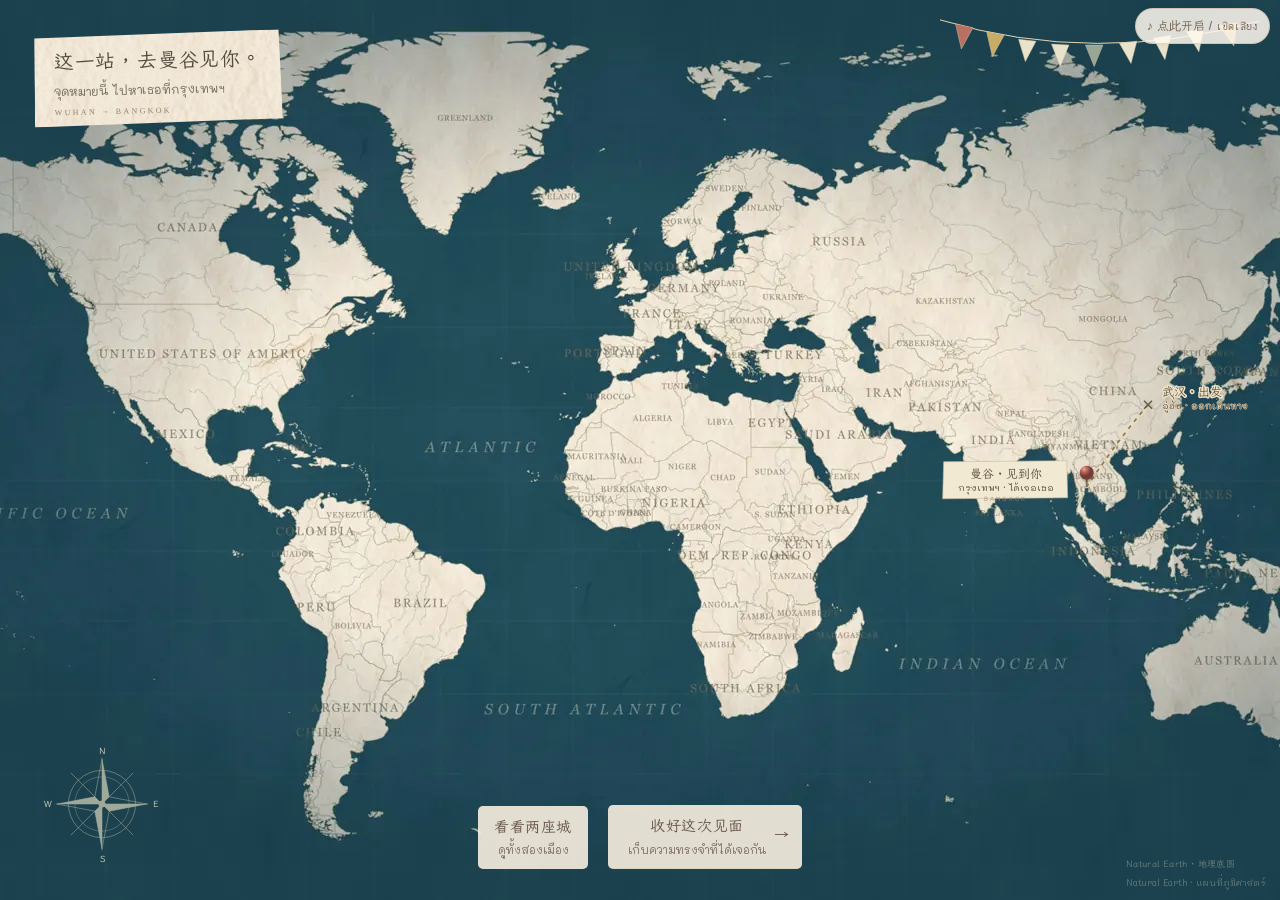
<file: map-preview.html>
<!doctype html>
<html lang="zh-CN"><head><meta charset="utf-8"><meta name="viewport" content="width=device-width,initial-scale=1"><title>去曼谷见你 · piu</title>
<style>*{box-sizing:border-box}html,body{margin:0;width:100%;height:100%;overflow:hidden}body{background:#244d5c;color:#514b3e;font-family:'Kaiti SC','STKaiti',KaiTi,serif}button{font:inherit;color:inherit;-webkit-tap-highlight-color:transparent}button:focus-visible,[role=button]:focus-visible{outline:2px dashed #c39b69;outline-offset:6px}button{cursor:pointer}.map-scene{position:relative;width:100%;height:100%;overflow:hidden}#atlas{display:block;width:100%;height:100%}#world{transition:transform 1.2s cubic-bezier(.22,.7,.2,1);transform-origin:0 0}.city-caption{font:12px 'Kaiti SC','STKaiti',serif;fill:#62533c;paint-order:stroke;stroke:#eee3c9;stroke-width:3px;stroke-linejoin:round}.place-label text{font:12px 'Kaiti SC','STKaiti',serif;fill:#5b4d3b}.place-label .place-en{font:6px Georgia,serif;letter-spacing:2px;fill:#998566}#bangkok{cursor:pointer}#bangkok:hover .place-label{filter:brightness(1.08)}.paper-heading{position:absolute;top:32px;left:34px;padding:13px 20px 10px;background:#efe8d5 url('[data-uri]') center/cover;box-shadow:1px 3px 8px #11293440;transform:rotate(-1.3deg);clip-path:polygon(.5% 4%,99% 0,100% 96%,0 100%)}.paper-heading p{font-size:20px;letter-spacing:2px;margin:0}.paper-heading span{display:block;font:8px Georgia,serif;letter-spacing:2.3px;color:#91836b;margin-top:7px}.bunting{position:absolute;right:20px;top:16px;width:min(25vw,330px);pointer-events:none}.compass{position:absolute;width:120px;bottom:36px;left:42px;pointer-events:none}.map-controls{position:absolute;bottom:31px;left:50%;transform:translateX(-50%);display:flex;align-items:center;gap:20px;white-space:nowrap}.map-controls button{border:0;background:transparent;color:#e6dfc9;font-size:16px;letter-spacing:1px;padding:11px 3px}.map-controls #open-memory{border-bottom:1px solid #d6c7a87d}.map-controls #open-memory span{padding-left:12px}.map-controls #focus-route{font-size:12px;color:#c3c9b7}.map-credit{position:absolute;bottom:10px;right:14px;font:9px Georgia,serif;letter-spacing:.6px;color:#c6cebc7a}#map-status{position:absolute;bottom:90px;left:50%;transform:translateX(-50%);color:#e9dfc7;font-size:13px}
dialog{border:0;padding:0;background:transparent;overflow:visible;width:min(900px,92vw,128vh);max-width:none;max-height:none;color:inherit}dialog::backdrop{background:#112a35a6;backdrop-filter:blur(3px)}dialog[open]{animation:arrive .5s cubic-bezier(.2,.8,.2,1)}.paper-card{position:relative;aspect-ratio:1717/1191;isolation:isolate}.card-texture{position:absolute;width:100%;height:100%;inset:0;z-index:-1;filter:drop-shadow(4px 12px 15px #0b202957);pointer-events:none}.card-pin{position:absolute;left:50%;top:1.1%;width:15px;height:15px;border-radius:50%;background:radial-gradient(circle at 32% 25%,#f1b5a0 0%,#b9695a 45%,#773b38 100%);box-shadow:1px 3px 3px #52312455;transform:translateX(-50%)}.close{position:absolute;right:3%;top:3%;border:0;background:none;font-size:26px;line-height:1;padding:7px;color:#8e8066;z-index:5}.photos{position:absolute;inset:0;pointer-events:none}.polaroid{position:absolute;width:26%;aspect-ratio:963/1171;border:0;padding:0;background:none;pointer-events:auto;transition:left .8s cubic-bezier(.2,.7,.2,1),top .8s cubic-bezier(.2,.7,.2,1),transform .8s cubic-bezier(.2,.7,.2,1);filter:drop-shadow(2px 5px 4px #51462d30)}.p1{left:11%;top:31%;transform:rotate(-7deg);z-index:3}.p2{left:25%;top:25%;transform:rotate(8deg);z-index:2}.p3{left:17%;top:23%;transform:rotate(-3deg);z-index:1}.photo-frame{position:absolute;inset:0;width:100%;height:100%;pointer-events:none;z-index:2}.photo-window{position:absolute;left:6.023%;top:7.856%;width:87.747%;height:72.161%;overflow:hidden;background:#dedacf url('[data-uri]') center/cover;display:grid;place-items:center}.photo-window:after{content:'';position:absolute;inset:0;box-shadow:inset 0 0 14px #7d72581a;pointer-events:none}.empty{color:#9d9482;font-size:clamp(10px,1.2vw,15px);letter-spacing:2px;line-height:1.8;transform:rotate(-2deg)}.photo-window .user-photo{position:absolute;inset:0;width:100%;height:100%;object-fit:cover}.has-photo .empty{display:none}.photo-note{position:absolute;bottom:5%;left:0;width:100%;z-index:3;font-size:clamp(9px,1.2vw,14px);letter-spacing:2px;color:#837861}.memory-words{position:absolute;left:57%;top:23%;width:35%;transition:opacity .3s,transform .4s}.eyebrow{font:8px Georgia,serif;letter-spacing:2px;color:#9a8b73}h1{font-size:clamp(30px,5vw,51px);font-weight:400;letter-spacing:10px;margin:9px 0 19px;transform:rotate(-3deg)}.subtitle{font-size:clamp(15px,2.2vw,25px);line-height:1.8;margin:0 0 17px;letter-spacing:2px}.small-copy{font-size:clamp(11px,1.4vw,16px);line-height:1.9;margin:0 0 20px;color:#8b7c65;letter-spacing:1px}#spread-photos{border:0;border-radius:2px;background:#344f70;color:#f6efdf;box-shadow:1px 2px 2px #1c33422e;padding:9px 16px;font-size:clamp(10px,1.2vw,14px);letter-spacing:1px;transform:rotate(-1deg)}#spread-photos span{padding-left:12px}.card-caption{position:absolute;bottom:7%;left:10%;font-size:clamp(9px,1.3vw,14px);color:#978b73;letter-spacing:2px}.photo-help{position:absolute;bottom:13%;left:10%;margin:0;font-size:clamp(9px,1.2vw,13px);color:#9b8e76;letter-spacing:1px}.spread .memory-words{opacity:0;transform:translateX(15px);pointer-events:none}.spread .p1{left:8%;top:27%;transform:rotate(-7deg)}.spread .p2{left:37%;top:24%;transform:rotate(3deg);z-index:3}.spread .p3{left:66%;top:28%;transform:rotate(7deg);z-index:3}#gather-photos{position:absolute;right:8%;bottom:7%;background:none;border:0;border-bottom:1px solid #a4967b;font-size:clamp(10px,1.3vw,14px);color:#7f725c;padding:5px}.spread .photo-help{left:0;right:0;text-align:center;bottom:15%}
@keyframes arrive{from{opacity:0;transform:translateY(18px) rotate(-1deg) scale(.97)}to{opacity:1;transform:none}}
@media(max-width:700px) and (orientation:portrait){.paper-heading{left:18px;top:22px;padding:12px 15px}.paper-heading p{font-size:16px}.bunting{right:7px;top:104px;width:140px}.compass{left:15px;bottom:90px;width:78px}.map-controls{bottom:40px;gap:14px}.map-controls button{font-size:13px}.map-controls #focus-route{font-size:11px}.map-credit{bottom:13px;font-size:8px}dialog{width:96vw}.memory-words{left:56%;top:22%}.eyebrow{font-size:5px;letter-spacing:1px}h1{margin:5px 0 8px;font-size:28px;letter-spacing:6px}.subtitle{font-size:14px;line-height:1.5;margin-bottom:8px;letter-spacing:1px}.small-copy{font-size:10px;margin-bottom:9px;line-height:1.6}.close{font-size:22px;padding:3px}.card-pin{width:10px;height:10px}#spread-photos{padding:6px 8px;font-size:10px}#spread-photos span{padding-left:4px}.photo-help{font-size:8px}.card-caption{font-size:9px}.photo-note{font-size:8px;letter-spacing:1px}.empty{font-size:9px;letter-spacing:1px}}
@media(max-width:700px) and (orientation:portrait){#bangkok .place-label{transform:translate(86px,35px) scale(.75)}#departure text{transform:translate(-95px,-4px)}}
.map-controls #open-boarding{border-bottom:1px solid #d6c7a87d;font-size:15px}.map-controls #open-boarding span{margin-left:8px}
.docked-stub{position:absolute;right:4%;bottom:9%;width:clamp(120px,15vw,205px);aspect-ratio:760/883;background:none;border:0;padding:0;transform:rotate(-8deg);filter:drop-shadow(3px 7px 6px #102c4050)}
.docked-stub img{display:block;width:100%;height:100%}.docked-stub:hover{filter:drop-shadow(3px 9px 8px #102c4066)}
#boarding{position:fixed;inset:0;width:100vw;height:100dvh;max-height:none;max-width:none;margin:0;padding:0;overflow:hidden;animation:none;background:transparent;color:#2d5574}
#boarding::backdrop{background:#12324140;backdrop-filter:blur(5px);transition:backdrop-filter .65s,background .65s}
#boarding.departing::backdrop{background:transparent;backdrop-filter:blur(0)}
.boarding-stage{position:absolute;left:50%;top:48%;width:min(700px,72vw,145vh);aspect-ratio:2323/883;transform:translate(-50%,-50%);container-type:inline-size}
.boarding-main{position:absolute;inset:0 auto 0 0;width:68.402926%;filter:drop-shadow(-2px 5px 5px #09233132)}
.boarding-main>img{display:block;width:100%;height:100%}
.boarding-copy{position:absolute;left:6.7%;right:9%;top:26%;bottom:10%;display:flex;flex-direction:column;align-items:flex-start}
.boarding-kicker{font-size:2.05cqw;letter-spacing:.13em;color:#66717a}
.boarding-cities{display:flex;align-items:center;gap:4.5cqw;margin-top:2cqw;font-size:4.5cqw;letter-spacing:.1em;line-height:1.2}
.boarding-cities small{display:block;font:1.3cqw Georgia,serif;letter-spacing:.18em;margin-top:1cqw}.boarding-arrow{font:3.7cqw Georgia,serif;color:#738598}
.boarding-note{position:absolute;bottom:0;font-size:1.7cqw;letter-spacing:.16em;color:#7b7d78}
.boarding-stub{position:absolute;left:67.283685%;top:0;width:32.716315%;height:100%;transform-origin:0 100%;user-select:none;-webkit-user-select:none}
.moving-stub{background:none;border:0;padding:0;touch-action:none;cursor:grab;filter:drop-shadow(3px 5px 4px #09233124)}
.moving-stub:active{cursor:grabbing}.moving-stub img{display:block;width:100%;height:100%;pointer-events:none}.fixed-stub{pointer-events:none;visibility:hidden}
#boarding-help{position:absolute;top:calc(48% + min(14.6vw,144px,29vh));left:0;width:100%;text-align:center;margin:28px 0 0;color:#eee8d6;font-size:15px;letter-spacing:2px;transition:opacity .2s}
#boarding-help span{display:block;font-size:11px;letter-spacing:1px;opacity:.65;margin-top:9px}.departing #boarding-help,.departing .boarding-close{opacity:0;pointer-events:none}
.boarding-close{position:absolute;right:24px;top:20px;padding:10px;background:none;border:0;color:#ede6d3;font-size:28px;z-index:2}
@media(max-width:700px) and (orientation:portrait){.boarding-stage{width:94vw}.boarding-kicker{font-size:2.5cqw}.boarding-cities{margin-top:2.2cqw;font-size:5cqw}.boarding-cities small{font-size:1.8cqw}.boarding-note{font-size:2.2cqw}.boarding-copy{top:24%}#boarding-help{top:calc(48% + 19vw);font-size:12px}.docked-stub{right:7%;bottom:12%;width:126px}.map-controls{bottom:32px;gap:20px}.map-controls #open-boarding{font-size:13px}}
@media(max-height:500px) and (orientation:landscape){.docked-stub{width:105px;bottom:12%}#boarding-help{margin-top:12px;font-size:12px}}
.moving-stub,.docked-stub{transform-origin:0 0}
@media(prefers-reduced-motion:reduce){*,*:before,*:after{animation:none!important;transition:none!important}}
</style><style>#flight{position:fixed;inset:0;width:100vw;height:100dvh;max-width:none;max-height:none;margin:0;padding:0;overflow:hidden;background:transparent;animation:none;color:#f9eee0}
#flight::backdrop{background:transparent;backdrop-filter:none}
.visually-hidden{position:absolute;width:1px;height:1px;padding:0;margin:-1px;overflow:hidden;clip-path:inset(50%);white-space:nowrap;border:0}
.flight-veil{position:absolute;inset:0;background:#0d2839;opacity:0;transition:opacity 1.3s}
#flight.heart-arrived .flight-veil{opacity:.34}
.flight-svg{position:absolute;inset:0;width:100%;height:100%;overflow:visible;pointer-events:none}
.flight-line{fill:none;stroke:#c95553;stroke-width:2.5;stroke-linecap:round;stroke-linejoin:round;filter:drop-shadow(0 1px 1px #63252b55)}
.heart-outline{fill:none;stroke:#d66d68;stroke-width:6;stroke-linecap:round;filter:url(#heart-ink);opacity:.9}
.heart-wash{fill:#c85d5b;fill-opacity:0;transition:fill-opacity 1s}
.heart-arrived .heart-wash{fill-opacity:.25}
.flight-plane{position:absolute;left:0;top:0;width:clamp(45px,5.8vw,78px);height:auto;pointer-events:none;transform-origin:50% 50%;filter:drop-shadow(2px 5px 3px #122c4759);will-change:transform}
.heart-words{position:absolute;inset:0;display:flex;flex-direction:column;align-items:center;justify-content:center;pointer-events:none;opacity:0;transform:translateY(8px);transition:opacity 1s,transform 1s;padding-bottom:1.5vh;text-shadow:0 2px 8px #5e30254a}
.heart-arrived .heart-words{opacity:1;transform:none}
.heart-words p{margin:0 0 12px;font-size:clamp(22px,3vw,38px);letter-spacing:.24em;font-weight:400;padding-left:.24em}
.heart-words span{font-size:clamp(18px,2.4vw,30px);letter-spacing:.18em;padding-left:.18em}
.flight-close{position:absolute;right:25px;top:20px;padding:8px 10px;border:0;background:none;color:#eee6d4;font-size:28px;z-index:2}
.flight-actions{position:absolute;bottom:28px;left:50%;transform:translateX(-50%);display:flex;gap:28px;white-space:nowrap}
.flight-actions button{border:0;background:none;color:#eee7d8;font-size:12px;letter-spacing:1px;padding:10px 4px;opacity:.8}
.flight-actions button:hover{opacity:1}.flight-actions button[hidden]{display:none}
#next-scratch{border-bottom:1px solid #eadccb70;opacity:1}
body.flight-active .map-controls,body.flight-active .paper-heading,body.flight-active .map-credit{opacity:0;transition:opacity .6s}
body.flight-heart-ready .docked-stub{opacity:0;transition:opacity .9s}
body.flight-heart-ready #bangkok,body.flight-heart-ready #departure,body.flight-heart-ready #route,body.flight-heart-ready #route-shadow{opacity:0;transition:opacity .9s}
@media(max-width:700px) and (orientation:portrait){.flight-plane{width:49px}.flight-actions{bottom:30px}.flight-close{right:15px}.heart-words{padding-bottom:0}.heart-words p{font-size:28px}.heart-words span{font-size:23px}}
@media(prefers-reduced-motion:reduce){#flight *,#flight *:before{transition:none!important}}
</style><style>body[data-scratch-standalone]{margin:0;background:#e9e2d3}
#scratch{position:fixed;inset:0;width:100vw;height:100dvh;max-width:none;max-height:none;margin:0;padding:0;border:0;overflow:hidden;box-sizing:border-box;background:#eee9df url('asset-envelope-background-paper.webp?v=50a275f07c') center/cover;color:#37332f;font-family:'Kaiti SC','STKaiti',KaiTi,serif;animation:none;isolation:isolate}
#scratch::backdrop{background:#eee9df;backdrop-filter:none}
#scratch:before{content:'';position:absolute;inset:0;background:#fffefa40;pointer-events:none;z-index:-1}
#scratch button{font:inherit;color:inherit;cursor:pointer;-webkit-tap-highlight-color:transparent}
#scratch button:focus-visible{outline:2px dashed #9a544e;outline-offset:5px}
.scratch-heading{position:absolute;top:29px;left:33px;margin:0;font-size:17px;letter-spacing:2px;transform:rotate(-2deg)}
.scratch-bunting{position:absolute;right:45px;top:22px;width:150px;opacity:.65;pointer-events:none}
.scratch-close{position:absolute;right:18px;top:15px;z-index:4;border:0;background:none;padding:8px;font-size:28px!important;color:#766c60!important}
.scratch-layout{position:absolute;inset:0;animation:scratch-arrive .65s cubic-bezier(.2,.7,.2,1) both;pointer-events:none}
.scratch-card{position:absolute;left:50%;top:49%;width:min(420px,54vh,52vw);aspect-ratio:1089/1705;transform:translate(-50%,-50%) rotate(-2deg);filter:drop-shadow(3px 6px 5px #594a3829);container-type:inline-size;pointer-events:auto}
.scratch-card:before{content:'';position:absolute;inset:.5%;background:#b84465;border:3px solid #32272a;z-index:-1}
.scratch-paper{display:block;width:100%;height:100%;user-select:none;pointer-events:none}
.scratch-title{position:absolute;left:4.8%;right:4.8%;top:10.3%;margin:0;text-align:center;color:#fff0d7;font-family:'Helvetica Neue',Arial,sans-serif;font-size:19cqw;font-weight:300;line-height:1;letter-spacing:-.065em;text-shadow:0 .3px .3px #853e3a30;pointer-events:none}
.scratch-title span{display:block;white-space:nowrap}
.scratch-title{transform:none}
.scratch-rule{position:absolute;left:7%;right:7%;top:37%;height:1px;background:#f3b0ba45;box-shadow:0 4px #f3b0ba20;pointer-events:none}
.scratch-window{position:absolute;padding:0;border:0;background:none;touch-action:none;user-select:none;-webkit-user-select:none;overflow:hidden;cursor:crosshair!important}
.scratch-window:focus-visible{outline-offset:2px!important}
.scratch-window canvas{position:absolute;inset:0;width:100%;height:100%;pointer-events:none;opacity:1;transition:opacity .38s ease}
.scratch-window.is-revealed canvas{opacity:0}
.scratch-window.is-revealed{cursor:default!important}
.scratch-prize{position:absolute;inset:0;display:flex;align-items:center;justify-content:center;writing-mode:vertical-rl;font-size:5.4cqw;letter-spacing:.15em;line-height:1.4;padding:10%;color:#914646;pointer-events:none}
.scratch-hint{position:absolute;left:calc(50% + min(235px,30vh,29vw));top:47%;width:25%;max-width:280px;line-height:1.9;font-size:15px;letter-spacing:2px;transform:rotate(-2deg)}
.scratch-hint p{margin:0}.scratch-hint .scratch-count{font-size:11px;letter-spacing:1px;color:#8d8171;margin-top:13px}
.scratch-footer{position:absolute;bottom:19px;left:0;width:100%;text-align:center;font-size:12px;color:#827567;letter-spacing:1px}
.scratch-footer button{background:none;border:0;border-bottom:1px solid #b7a591;padding:7px 5px}
.scratch-footer button[hidden]{display:none}
.scratch-footer #next-slot{margin-left:25px}
.scratch-keyboard-hint{position:absolute;left:33px;bottom:24px;font-size:11px;color:#8f8275;opacity:0;transition:opacity .2s;pointer-events:none}
#scratch:has(.scratch-window:focus-visible) .scratch-keyboard-hint{opacity:1}
.scratch-stamp{position:absolute;left:8%;top:55%;width:84%;aspect-ratio:3.15;display:grid;place-items:center;transform:rotate(-11deg);background:#272422;color:#fbf2de;clip-path:polygon(0 3%,8% 0,22% 2%,40% 0,58% 1%,81% 0,100% 2%,99% 36%,100% 64%,99% 99%,74% 98%,52% 100%,29% 98%,0 100%,1% 72%,0 40%);filter:drop-shadow(2px 3px 2px #57453842);opacity:0;pointer-events:none;visibility:hidden}
.scratch-stamp:before{content:'';position:absolute;inset:7% 2.5%;border:1px solid #eee4d27a}
.scratch-stamp:after{content:'';position:absolute;inset:0;opacity:.08;background-image:url('[data-uri]');background-size:190px;mix-blend-mode:screen;pointer-events:none}
.scratch-stamp strong{font-family:'Kaiti SC','STKaiti',KaiTi,serif;font-size:11.2cqw;font-weight:900;letter-spacing:.04em;padding-left:.04em;white-space:nowrap}
.scratch-card.is-complete .scratch-stamp{visibility:visible;opacity:1;animation:scratch-stamp .48s cubic-bezier(.2,.8,.2,1) both}
@keyframes scratch-arrive{from{opacity:0;transform:translateY(18px)}to{opacity:1;transform:none}}
@keyframes scratch-stamp{0%{opacity:0;transform:translate(20px,-38px) rotate(-17deg) scale(1.65)}65%{opacity:1;transform:translate(0,0) rotate(-11deg) scale(.97)}100%{opacity:1;transform:translate(0,0) rotate(-11deg) scale(1)}}
@media(max-width:700px) and (orientation:portrait){.scratch-heading{top:26px;left:20px;font-size:15px}.scratch-bunting{top:64px;right:22px;width:120px}.scratch-card{width:min(79vw,45vh);top:48%}.scratch-hint{left:0;top:auto;bottom:10%;width:100%;max-width:none;text-align:center;font-size:14px;transform:none}.scratch-hint .scratch-count{margin-top:4px;font-size:10px}.scratch-footer{bottom:24px}.scratch-keyboard-hint{left:0;bottom:65px;width:100%;text-align:center;font-size:10px}.scratch-close{right:10px;top:17px}}
@media(max-height:500px) and (orientation:landscape){.scratch-card{width:48vh;top:48%}.scratch-heading{font-size:13px;top:18px}.scratch-hint{left:calc(50% + 29vh);font-size:12px}.scratch-footer{bottom:8px;font-size:10px}.scratch-bunting{width:110px}}
@media(prefers-reduced-motion:reduce){#scratch *,#scratch *:before,#scratch *:after{animation:none!important;transition:none!important}}
</style><style>body[data-slot-standalone]{margin:0;background:#eee9df}
#slot{position:fixed;inset:0;width:100vw;height:100dvh;max-width:none;max-height:none;margin:0;padding:0;border:0;overflow:hidden;box-sizing:border-box;isolation:isolate;background:#eee9df url('asset-envelope-background-paper.webp?v=50a275f07c') center/cover;color:#4b4038;font-family:'Kaiti SC','STKaiti',KaiTi,serif;animation:none}
#slot::backdrop{background:#eee9df;backdrop-filter:none}#slot:before{content:'';position:absolute;inset:0;background:#fffefa40;z-index:-1;pointer-events:none}
#slot button{font:inherit;color:inherit;cursor:pointer;-webkit-tap-highlight-color:transparent}#slot button:focus-visible{outline:2px dashed #a45b5d;outline-offset:6px}#slot button:disabled{cursor:default}
.slot-heading{position:absolute;left:32px;top:26px;margin:0;font-size:17px;letter-spacing:2px;transform:rotate(-2deg)}
.slot-close{position:absolute;right:20px;top:18px;border:0;background:none;padding:8px;font-size:28px!important;z-index:8;color:#837465!important}
.slot-machine{position:absolute;left:10%;top:50%;width:min(340px,46vh,31vw);aspect-ratio:953/1798;transform:translateY(-50%);container-type:inline-size;filter:drop-shadow(3px 7px 5px #69533e25)}
.slot-body{position:absolute;left:0;top:0;width:90.870934%;height:100%;z-index:2;pointer-events:none}
.slot-crown{position:absolute;left:36%;top:-3.4%;width:16%;height:6%;z-index:3;opacity:.88}
.slot-arch{position:absolute;left:9%;top:3%;width:71%;height:18%;z-index:3;pointer-events:none;opacity:.78}
.slot-panel-copy{position:absolute;left:16%;top:70.8%;width:57%;text-align:center;z-index:3;pointer-events:none;color:#823b3e;font:700 5.2cqw/1.24 Georgia,serif;letter-spacing:.035em;transform:rotate(-.7deg)}
.slot-panel-copy:before,.slot-panel-copy:after{content:'❧';display:block;font-size:6cqw;line-height:1.1;color:#a45d61}
.slot-reel{position:absolute;overflow:hidden;background:#f6eedc url('asset-slot-machine-reel-paper.png?v=1cc2d254f4') center/100% 100%;z-index:1}
.slot-reel:after{content:'';position:absolute;inset:0;background:linear-gradient(#805b3e30,transparent 20%,transparent 80%,#805b3e25);pointer-events:none}
.slot-reel-track{position:absolute;inset:0;display:flex;flex-direction:column;will-change:transform}
.slot-symbol{height:33.333333%;flex:none;width:100%;display:grid;place-items:center}.slot-symbol img{width:77%;height:78%;object-fit:contain;pointer-events:none}
.slot-lever{position:absolute;left:85.93914%;top:31.868743%;width:14.06086%;height:34.927697%;padding:0;border:0;background:none;transform-origin:13.432836% 98.407643%;touch-action:none;user-select:none;z-index:5}
.slot-lever img{display:block;width:100%;height:100%;pointer-events:none}.slot-lever:after{content:'';position:absolute;inset:-10px;cursor:grab}.slot-lever:active:after{cursor:grabbing}
.slot-mouth{position:absolute;left:32%;top:92%;width:25%;height:3%;pointer-events:none}
.slot-rewards{position:absolute;left:47%;right:6%;top:42%;display:flex;align-items:center;gap:3%;z-index:4}
.slot-ticket{position:relative;flex:1;min-width:0;margin:0;opacity:0;visibility:hidden;filter:drop-shadow(1px 4px 3px #6b553025);will-change:transform,opacity}
.slot-ticket img{display:block;width:100%;height:auto;user-select:none;pointer-events:none}
.slot-ticket.is-issued{visibility:visible}.slot-ticket-copy{position:absolute;left:10%;right:29%;top:28%;bottom:18%;display:grid;place-items:center;font-size:15px;color:#654e41}
.slot-win-stamp{position:absolute;right:25%;top:-108px;width:76px;height:76px;border:3px double #964c55;border-radius:49% 52% 48% 51%;display:grid;place-items:center;color:#964c55;font-size:25px;font-weight:700;letter-spacing:1px;transform:rotate(-14deg);opacity:0;visibility:hidden;pointer-events:none}
.slot-win-stamp:after{content:'';position:absolute;inset:4px;border:1px dashed #964c5566;border-radius:50%}
#slot.won .slot-win-stamp{opacity:.85;visibility:visible;animation:slot-stamp .4s cubic-bezier(.2,.8,.2,1)}
.slot-message{position:absolute;left:47%;right:6%;top:61%;text-align:center;font-size:19px;letter-spacing:2px;line-height:1.8;margin:0}
.slot-status{position:absolute;left:47%;right:6%;top:69%;text-align:center;color:#9b8775;font-size:12px;letter-spacing:1px;margin:0}
.slot-footer{position:absolute;left:0;bottom:20px;width:100%;text-align:center}.slot-footer button{border:0;background:none;border-bottom:1px solid #a9937b;padding:7px 5px;font-size:12px!important;letter-spacing:1px}.slot-footer button[hidden]{display:none}
@keyframes slot-stamp{from{opacity:0;transform:translate(12px,-26px) rotate(-22deg) scale(1.7)}to{opacity:.85;transform:rotate(-14deg) scale(1)}}
@media(max-width:700px) and (orientation:portrait){.slot-heading{top:26px;left:19px;font-size:15px}.slot-machine{left:5%;top:46%;width:min(45vw,29vh)}.slot-rewards{left:57%;right:5%;top:29%;height:41%;flex-direction:column;gap:18px;justify-content:center}.slot-ticket{width:100%;flex:0 1 auto}.slot-win-stamp{width:48px;height:48px;right:25%;top:-68px;font-size:18px}.slot-message{left:5%;right:5%;top:auto;bottom:16%;font-size:16px}.slot-status{left:5%;right:5%;top:auto;bottom:11%;font-size:11px}.slot-footer{bottom:24px}.slot-close{right:10px}.slot-ticket-copy{font-size:11px}}
@media(max-height:500px) and (orientation:landscape){.slot-machine{width:43vh}.slot-heading{top:16px;font-size:13px}.slot-win-stamp{width:52px;height:52px;top:-70px;font-size:18px}.slot-message{font-size:15px;top:65%}.slot-status{top:77%;font-size:10px}.slot-footer{bottom:8px}}
@media(prefers-reduced-motion:reduce){#slot *,#slot *:before,#slot *:after{animation:none!important;transition:none!important}}

.slot-footer{display:flex;align-items:center;justify-content:center;gap:26px;padding:0 16px;box-sizing:border-box}.slot-footer #continue-slot{font-size:16px!important;min-height:48px;color:#844a4f}.slot-footer #reset-slot{color:#897567}
@media(max-width:700px){.slot-footer{gap:18px}.slot-footer #continue-slot{font-size:15px!important}}
</style><style>@media (hover:hover) and (pointer:fine){
 html,body{cursor:url('[data-uri]') 3 2,auto}
 button,button *,a,a *,[role="button"],[role="button"] *{cursor:url('[data-uri]') 12 3,pointer!important}
 button:disabled,button:disabled *{cursor:default!important}
 .scratch-window,.scratch-window *{cursor:crosshair!important}
 input[type="text"],textarea,[contenteditable="true"]{cursor:text!important}
 .dragging,.dragging *{cursor:grabbing!important}
}
</style><style>/* Layouts use the viewport instead of shrinking a desktop canvas on phones. */
body[data-scene="camera"]{--photo-width:clamp(270px,27vw,390px)}
body[data-scene="camera"] .stage{inset:0;width:100%;height:100%;transform:none}
body[data-scene="camera"] .words{left:6%;top:6%;font-size:clamp(22px,2vw,30px);line-height:1.6}
body[data-scene="camera"] .camera{left:auto;right:5%;top:9%;width:clamp(240px,29vw,430px);height:auto;aspect-ratio:460/438}
body[data-scene="camera"] .eject{left:64%;top:43%;width:var(--photo-width);height:calc(var(--photo-width)*1.216);transition:left 1.5s,top 1.5s,transform 1.5s}
body[data-scene="camera"] .paper{width:100%;height:auto;aspect-ratio:963/1171;top:-110%}
body[data-scene="camera"] .printing .paper{top:12px}
body[data-scene="camera"] .landed .eject{left:29%;top:52%;transform:translate(-50%,-50%) rotate(-6deg)}
body[data-scene="camera"] .landed .paper{top:0}
body[data-scene="camera"] .hat{width:30.9%;left:48.7%;top:-10.4%;touch-action:none}
body[data-scene="camera"] .glasses{width:43.5%;left:27.8%;top:43.6%;touch-action:none}
body[data-scene="camera"] .wearing-hat .hat,body[data-scene="camera"] .wearing-glasses .glasses{pointer-events:auto;cursor:grab!important}
body[data-scene="camera"] .accessories{left:60%;top:61%;width:36%;max-width:420px;transform:none;animation:none}
body[data-scene="camera"] .accessory-caption{font-size:20px;line-height:1.6}
body[data-scene="camera"] .accessory-choice{width:80px;height:90px;touch-action:none}
body[data-scene="camera"] .accessory-note{font-size:14px;line-height:1.6}
body[data-scene="camera"] .clear-accessories{font-size:15px;min-height:44px;margin-top:8px}
body[data-scene="camera"] .quiet{font-size:16px;left:6%;bottom:90px}
.accessory-drag-ghost{position:fixed;z-index:100;pointer-events:none;transform:translate(-50%,-50%);filter:drop-shadow(2px 4px 3px #69533e40)}
.paper.drop-target:after{content:'';position:absolute;inset:-10px;border:2px dashed #a48f73;border-radius:4px;pointer-events:none}
body[data-scene="film"] .stage{inset:0;width:100%;height:100%;transform:none}
body[data-scene="film"] h1{left:6%;top:7%;font-size:clamp(25px,2.5vw,36px)}
body[data-scene="film"] .cartridge{left:4%;top:calc(26% - var(--film-height)*.1);width:calc(var(--film-height)*.68)}
body[data-scene="film"] .viewport{left:calc(4% + var(--film-height)*.54);top:26%;width:calc(92% - var(--film-height)*.54);height:calc(var(--film-height,447px) + 12px)}
body[data-scene="film"] .track{height:var(--film-height,447px)}
body[data-scene="film"] .photo{font-size:clamp(18px,1.6vw,24px)}
body[data-scene="film"] .caption{left:5%;bottom:105px;font-size:21px}
body[data-scene="film"] .status{left:28%;bottom:160px;font-size:17px}
body[data-scene="film"] .controls{left:28%;right:5%;bottom:90px;gap:15px}
body[data-scene="film"] .controls button{min-width:50px;min-height:50px;font-size:30px}
body[data-scene="film"] .hint{font-size:18px}
body[data-scene="toast"] .greeting p{font-size:58px}
body[data-scene="toast"] .greeting span{font-size:43px}
body[data-scene="toast"] .hint{font-size:30px}
body[data-scene="toast"] .caption{font-size:22px;bottom:90px}
.journey-nav button{font-size:16px;min-height:46px;padding:10px 16px}
.map-controls button{font-size:18px;min-height:48px}.map-controls #focus-route{font-size:15px}
@media(max-width:700px) and (orientation:portrait){
 body[data-scene="camera"]{--photo-width:min(54vw,29vh)}
 body[data-scene="camera"] .words{left:7%;top:25px;right:6%;font-size:23px;line-height:1.5}
 body[data-scene="camera"] .words p+p{margin-left:0;font-size:17px;margin-top:7px}
 body[data-scene="camera"] .camera{right:3%;top:15%;width:38vw;min-width:130px}
 body[data-scene="camera"] .eject{left:52%;top:28%}
 body[data-scene="camera"] .landed .eject{left:40%;top:46%}
 body[data-scene="camera"] .accessories{left:7%;right:7%;top:auto;bottom:105px;width:auto;max-width:none}
 body[data-scene="camera"] .accessory-caption{font-size:17px;margin-bottom:5px}
 body[data-scene="camera"] .accessory-options{justify-content:center;gap:20px}
 body[data-scene="camera"] .accessory-choice{width:70px;height:73px}
 body[data-scene="camera"] .accessory-note{font-size:13px;margin:8px 0 0;text-align:center}
 body[data-scene="camera"] .clear-accessories{font-size:14px;margin:0 auto}
 body[data-scene="camera"] .quiet{bottom:67px;left:7%;right:5%;font-size:13px;line-height:1.5}
 body[data-scene="film"] h1{left:24px;right:20px;top:32px;font-size:25px;line-height:1.6}
 body[data-scene="film"] .cartridge{left:14px;top:calc(33% - var(--film-height)*.1);width:calc(var(--film-height)*.68)}
 body[data-scene="film"] .viewport{left:calc(14px + var(--film-height)*.54);top:33%;width:calc(100% - 32px - var(--film-height)*.54)}
 body[data-scene="film"] .caption{left:24px;top:18%;bottom:auto;font-size:19px}
 body[data-scene="film"] .status{left:24px;right:20px;bottom:185px;font-size:15px;line-height:1.5}
 body[data-scene="film"] .controls{left:18px;right:18px;bottom:115px;gap:8px}
 body[data-scene="film"] .hint{font-size:16px;margin:0 5px}
 body[data-scene="toast"] .stage{width:800px;height:1100px}
 body[data-scene="toast"] .cake{left:110px;top:440px}
 body[data-scene="toast"] .hint{left:110px;top:130px;font-size:43px}
 body[data-scene="toast"] .greeting{left:70px;top:210px}
 body[data-scene="toast"] .greeting p{font-size:66px}
 body[data-scene="toast"] .greeting span{font-size:52px}
 body[data-scene="toast"] .cup-left{left:150px;top:700px}
 body[data-scene="toast"] .cup-right{left:570px;top:680px}
 body[data-scene="toast"] .droplet{left:385px;top:743px}
 body[data-scene="toast"] .caption{left:75px;bottom:65px;font-size:30px}
 .journey-nav button{font-size:16px;min-height:46px}
 .map-controls{gap:14px;bottom:80px}.map-controls button{font-size:17px}.map-controls #focus-route{font-size:14px}
}
</style><style>/* Self-hosted OFL fonts. Licenses: asset-fonts-lxgwwenkaitc-license.txt, asset-fonts-mali-license.txt */
@font-face{font-family:BirthdayWenKai;src:url('asset-fonts-wenkai-site.woff2?v=02fece9663') format('woff2');font-style:normal;font-weight:400;font-display:swap}
@font-face{font-family:BirthdayMali;src:url('asset-fonts-mali-regular.woff2?v=b91e015ef8') format('woff2');font-style:normal;font-weight:400;font-display:swap}
:root{--font-zh:BirthdayWenKai,'PingFang SC','Microsoft YaHei',sans-serif;--font-th:BirthdayMali,'Thonburi','Noto Sans Thai',sans-serif}
body,button,a,input,legend{font-family:var(--font-zh)!important;font-weight:400}.bi{line-height:1.55;white-space:normal}.bi-zh{display:block!important;font-family:var(--font-zh)!important;font-size:inherit!important;font-weight:400!important;line-height:1.5!important;letter-spacing:.04em!important;color:inherit!important;padding:0!important;margin:0!important;transform:none!important;max-width:none!important;text-shadow:none!important}.bi-th{display:block!important;font-family:var(--font-th)!important;font-size:max(12px,.68em)!important;font-weight:400!important;line-height:1.55!important;letter-spacing:0!important;color:inherit!important;padding:0!important;margin:5px 0 0!important;transform:none!important;max-width:none!important;text-shadow:none!important;white-space:normal!important;word-break:normal;overflow-wrap:anywhere;opacity:.82}.bi-inline{display:inline-block;vertical-align:middle}.bi-inline .bi-th{font-size:max(11px,.68em)!important}button .bi-th,a .bi-th{font-size:max(11px,.7em)!important;margin-top:3px!important}.bi-zh .bi-th,.bi-th .bi-th{display:none!important}
svg text{font-family:var(--font-zh)!important}.svg-th{font-family:var(--font-th)!important;font-size:9px;letter-spacing:0;stroke-width:1px}.place-label .place-en{transform:translateY(10px)}.paper-heading>p{max-width:370px}.paper-heading .bi-th{font-size:12px!important;letter-spacing:0!important}.map-controls{gap:20px}.map-controls button{white-space:normal;min-width:110px}.map-credit .bi-th{font-size:9px!important}.boarding-kicker .bi-th,.boarding-note .bi-th{font-size:9px!important;margin-top:1px!important;line-height:1.3!important}.boarding-cities .bi-th{font-size:11px!important}.boarding-cities{margin-top:1cqw}.boarding-note{bottom:-1cqw}.boarding-cities small{margin-top:.4cqw}.boarding-copy{top:24%}.boarding-main .bi-inline{display:inline-block}.heart-words>.bi{max-width:80%;text-align:center}.flight-actions{gap:18px;max-width:94%;white-space:normal}.flight-actions button{min-width:85px}.scratch-heading,.slot-heading{line-height:1.4}.scratch-stamp .bi-th{font-size:14px!important;line-height:1.2!important;margin-top:2px!important}.slot-win-stamp .bi-th{font-size:11px!important;margin:0!important;line-height:1.2!important}.scratch-hint .bi-th,.slot-status .bi-th{font-size:12px!important}.scratch-footer,.slot-footer{bottom:65px}.scratch-count{margin:8px 0}.scratch-keyboard-hint .bi-th{font-size:10px!important}.journey-nav{align-items:flex-end}.journey-nav button{max-width:46%;font-size:14px!important;padding:7px 10px!important}.journey-nav .bi-th{font-size:11px!important;line-height:1.3!important}.scene-actions{bottom:16%;gap:12px}.scene-actions button{font-size:16px}.scene-actions #replay{font-size:14px}.words .bi-th{font-size:16px!important;line-height:1.7!important}.chapter .bi-th{font-size:14px!important}.clock .bi-th{font-size:12px!important;margin-top:2px!important}.collage figcaption .bi-th{font-size:11px!important}.birthday-words{top:26%}.birthday-words h1{font-size:clamp(27px,2.7vw,38px)}.birthday-words .birthday-note{margin-top:18px}.birthday-words .bi-th{font-size:15px!important}.birthday-words>p{margin:16px 0}.accessory-caption .bi-th{font-size:13px!important}.accessory-note .bi-th{font-size:11px!important}.accessories legend .bi-th{font-size:12px!important}.film-scene .bi-th{max-width:100%}.controls .hint .bi-th{font-size:12px!important}.photo .bi-th{font-size:11px!important}.gift-layout{inset:7% 8% 17%}.greeting .ding{margin-bottom:10px}.greeting h1{font-size:29px}.greeting .invitation{margin:12px 0}.gift-scene .greeting .bi-th{font-size:15px!important}.gift-hint .bi-th{font-size:12px!important}.letter-pocket{margin-top:17px}.closing{bottom:10%}.closing .bi-th{font-size:13px!important}.read-link{font-size:15px}.close-letter .bi-th{font-size:12px!important}
/* Cake typography: keep each translation inside its paper, with no faux bold or rotated text. */
.note>span{display:block;position:relative;width:84%;max-width:84%;padding:0!important;transform:none!important;text-align:center;letter-spacing:0;text-shadow:none!important}.note>span .bi-zh{font-size:18px!important;line-height:1.35!important;letter-spacing:.02em!important}.note>span .bi-th{font-size:12px!important;line-height:1.45!important;margin-top:4px!important;opacity:.9}.note[data-note="4"]>span .bi-zh{font-size:18px!important}.note[data-note="4"]>span .bi-th{font-size:12px!important;white-space:nowrap!important}.note[data-note="4"]>span{white-space:normal}.tray-copy{top:0}.tray-copy p:first-child{font-size:18px}.tray-copy p:last-child{font-size:14px}.tray-copy .bi-th{font-size:12px!important}.wish-copy{top:29%;width:35%;right:5%}.wish-copy p{font-size:25px;line-height:1.5}.wish-copy .bi-th{font-size:16px!important}.wish-copy>span .bi-th{font-size:13px!important}.wish-scene h1{font-size:24px}.wish-scene h1 .bi-th{font-size:14px!important;max-width:370px}.wish-scene .actions{bottom:90px}.wish-scene .actions button{font-size:16px}.wish-scene .actions .bi-th{font-size:12px!important}.plate-caption .bi-th{font-size:11px!important}
@media(max-width:700px){.bi-th{font-size:max(12px,.7em)!important}.birthday-words{top:59%;left:8%;right:8%;text-align:center}.birthday-words h1{font-size:25px;margin:10px 0}.birthday-words>p{font-size:18px;line-height:1.4;margin:12px 0}.birthday-words .birthday-note{font-size:16px;margin:12px 0}.birthday-words .bi-th{font-size:12px!important}.birthday-words .birthday-kicker{display:none}.birthday-collage{height:45vh!important;top:9%!important}.birthday-note .bi-zh{white-space:normal}.scene-actions{bottom:88px;gap:10px}.scene-actions button{font-size:14px}.scene-actions .bi-th{font-size:11px!important}.childhood-scene .words{top:70%;font-size:18px}.childhood-scene .words p{display:block;margin:0}.childhood-scene .words .bi-th{font-size:12px!important;line-height:1.4!important}.assembly-hint{bottom:34%;font-size:15px}.assembly-hint .bi-th{font-size:12px!important}.chapter{top:14px;font-size:19px}.chapter .bi-th{font-size:12px!important}.keepsake{top:42%;height:48vh}.childhood-scene .words .lockscreen-words{margin-top:7px!important}.camera .bi-th{font-size:12px!important}.accessory-caption{font-size:16px}.accessory-note{font-size:12px}.accessories{padding-bottom:15px}.clear-accessories .bi-th{font-size:11px!important}.paper-heading{left:12px;right:12px;top:18px;max-width:340px}.paper-heading>p{font-size:17px}.map-controls{bottom:65px;width:94%;justify-content:center;gap:16px}.map-controls button{font-size:14px!important;min-width:0;max-width:48%}.map-controls button .bi-th{font-size:11px!important}.map-credit{bottom:10px;max-width:45%;text-align:right}.bilingual #memory{width:94vw;height:min(720px,85dvh);overflow:auto}.bilingual #memory .paper-card{aspect-ratio:auto;height:100%;min-height:570px;background:#ece4d1;border-radius:3px}.bilingual #memory .card-texture{object-fit:fill}.memory-words{top:7%;left:10%;width:80%;text-align:center}.memory-words h1{font-size:28px;margin:8px 0}.memory-words h1 .bi-th{font-size:18px!important}.memory-words .subtitle{font-size:18px;margin:10px 0}.memory-words .small-copy{font-size:15px;margin:10px 0}.memory-words .bi-th{font-size:12px!important}.memory-words .eyebrow{font-size:9px}.bilingual #spread-photos{font-size:14px;padding:8px 16px}.bilingual .polaroid{width:37%;top:55%;left:20%}.bilingual .p2{left:40%;top:53%}.bilingual .p3{left:30%;top:56%}.bilingual .spread .p1{left:7%;top:15%;width:45%;transform:rotate(-6deg)}.bilingual .spread .p2{left:49%;top:32%;width:45%;transform:rotate(5deg)}.bilingual .spread .p3{left:8%;top:49%;width:45%;transform:rotate(-3deg)}.bilingual .photo-note{font-size:12px;bottom:3%;line-height:1.1}.bilingual .photo-note .bi-th{font-size:10px!important;line-height:1.2!important;margin-top:1px!important}.bilingual .empty{font-size:14px;letter-spacing:0}.bilingual .empty .bi-th{font-size:11px!important}.bilingual .photo-help{bottom:8%;left:5%;right:5%;text-align:center;font-size:13px}.bilingual .photo-help .bi-th{font-size:11px!important}.bilingual .card-caption{bottom:2%;left:7%;font-size:11px}.bilingual .card-caption .bi-th{font-size:10px!important}.bilingual #gather-photos{bottom:16%;right:5%;font-size:13px}.boarding-stage{width:96vw;top:43%}.boarding-kicker .bi-th{font-size:7px!important}.boarding-note .bi-th{font-size:7px!important}.boarding-cities{font-size:4.8cqw;gap:3cqw}.boarding-cities .bi-th{font-size:8px!important;line-height:1.2!important;margin:1px 0!important}.boarding-cities small{font-size:1.5cqw}#boarding-help{top:60%;padding:0 20px;font-size:15px}#boarding-help .bi-th{font-size:12px!important}.flight-actions{bottom:70px}.flight-actions .bi-th{font-size:11px!important}.heart-words .bi-th{font-size:16px!important}.scratch-heading,.slot-heading{font-size:22px!important}.scratch-heading .bi-th,.slot-heading .bi-th{font-size:14px!important}.scratch-hint .bi-th,.slot-message .bi-th{font-size:12px!important}.scratch-footer{bottom:80px}.slot-footer{bottom:65px}.gift-layout{inset:30px 7% 120px}.gift{width:min(45vw,21vh)}.greeting .ding{font-size:16px;margin-bottom:5px}.greeting h1{font-size:22px}.gift-scene .greeting .bi-th{font-size:13px!important;margin-top:3px!important}.greeting .invitation{font-size:16px;margin:9px 0}.gift-hint{margin-top:5px}.letter-column{padding-top:10px}.letter-pocket{margin-top:15px}.letter{min-height:140px;aspect-ratio:2.2}.closing{bottom:83px;font-size:16px}.closing .bi-th{font-size:12px!important}.read-link{font-size:14px}.standalone-return{bottom:14px;font-size:13px}.wish-scene header{left:6%;top:20px;right:6%}.wish-scene h1{font-size:19px;line-height:1.4;max-width:310px}.wish-scene h1 .bi-th{font-size:12px!important;line-height:1.45!important}.wish-scene .arena{top:165px;bottom:130px}.wish-scene .note>span .bi-zh{font-size:16px!important;line-height:1.3!important}.wish-scene .note>span .bi-th{font-size:11px!important;line-height:1.4!important;margin-top:3px!important}.wish-scene .note[data-note="4"]>span .bi-th{font-size:10.5px!important}.wish-scene .tray-copy{top:auto;bottom:-8px}.wish-scene .tray-copy p:first-child{font-size:13px;margin-bottom:4px}.wish-scene .tray-copy p:last-child{font-size:12px}.wish-scene .tray-copy .bi-th{font-size:11px!important;line-height:1.3!important;margin-top:2px!important}.wish-scene .actions{bottom:70px}.wish-scene .actions button{font-size:14px}.wish-copy{top:auto;left:6%;right:6%;bottom:165px;width:88%}.wish-copy p{font-size:21px;margin-bottom:10px}.wish-copy .bi-th{font-size:13px!important;line-height:1.5!important}.wish-copy>span{font-size:13px}.wish-copy>span .bi-th{font-size:11px!important}.wish-scene .plate-caption{display:none}}
@media(max-height:700px) and (max-width:700px){.gift-layout{top:20px;bottom:130px}.gift{width:17vh}.greeting h1{font-size:20px}.greeting .ding{margin-bottom:2px}.greeting .invitation{margin:5px 0;font-size:14px}.gift-scene .greeting .bi-th{font-size:12px!important}.letter{min-height:108px;aspect-ratio:2.7}.letter-pocket{margin-top:12px}.read-link{font-size:12px;margin-top:4px;padding:4px}.gift-hint{font-size:12px}.wish-scene .arena{top:145px;bottom:120px}.wish-scene h1{font-size:17px}.wish-scene .eyebrow{display:none}.wish-copy{bottom:150px}.wish-copy p{font-size:18px}.wish-copy .bi-th{font-size:12px!important}.wish-copy>span{display:none}.birthday-words{top:54%}.birthday-words .birthday-note{margin-top:8px;font-size:14px}.birthday-words .bi-th{font-size:11px!important}}
@media(max-width:700px){html.wish-page{overflow-y:auto!important;height:100%;overscroll-behavior-y:contain}html.wish-page body{height:auto;min-height:100%;overflow:visible}html.wish-page .wish-scene{height:max(100dvh,1040px);min-height:1040px}html.wish-page .wish-scene .arena{top:170px;bottom:180px}html.wish-page .wish-scene .actions{bottom:92px}html.wish-page .wish-copy{bottom:200px}html.wish-page .wish-scene .note>span .bi-th{font-size:12px!important}html.wish-page .wish-scene .note[data-note="4"]>span .bi-th{font-size:11px!important}.wish-scene.lit .arena,.wish-scene.finished .arena{bottom:330px!important}.wish-scene.lit,.wish-scene.finished{height:max(100dvh,1000px)!important;min-height:1000px!important}.wish-scene.lit .wish-copy,.wish-scene.finished .wish-copy{bottom:175px}.wish-scene.lit .night-shade{position:absolute}.wish-scene .tray-copy p:first-child{margin-bottom:8px}}

.note .bi-zh,.note .bi-th{text-align:center!important}.wish-scene header{max-width:370px}.wish-scene .note span span{width:auto!important}.bi-zh{white-space:normal!important}

.ticket .opening-thai{position:absolute;left:190px;top:610px;width:410px;text-align:center;font:24px/1.5 BirthdayMali,sans-serif;letter-spacing:0;color:#29251f;pointer-events:none;z-index:1}

.note>span .bi-zh{font-size:17px!important;line-height:1.3!important}.note .bi-th{line-height:1.4!important}.note>span{width:90%;max-width:90%;align-self:center}.wish-scene .note .bi-zh,.wish-scene .note .bi-th{padding:0!important;margin-left:0!important;margin-right:0!important}.note[data-note="1"]>span,.note[data-note="3"]>span{transform:none!important}.note{transform-origin:50% 50%}
body[data-scene="camera"] .accessories{top:49%}
@media(max-width:700px) and (orientation:portrait){body[data-scene="camera"] .camera{top:21%}body[data-scene="camera"] .landed .eject{top:41.5%}body[data-scene="camera"] .accessories{top:auto;bottom:105px}.bilingual .polaroid{width:34%;top:58%}.bilingual .p2{top:57%}.bilingual .p3{top:59%}.boarding-kicker{position:absolute;top:-105px;left:0;width:86vw;font-size:17px}.boarding-kicker .bi-th{font-size:12px!important}.boarding-note{top:calc(100% + 35px);bottom:auto;left:0;width:86vw;font-size:15px}.boarding-note .bi-th{font-size:12px!important}.boarding-cities{margin-top:10px;font-size:18px;gap:16px}.boarding-cities .bi-th{font-size:11px!important;line-height:1.5!important}.boarding-cities small{font-size:8px}#boarding-help{top:70%;margin-top:0}.scratch-card{width:min(76vw,40vh);top:42%}.scratch-hint{bottom:140px}.scratch-footer{bottom:24px!important;display:flex;justify-content:center;gap:24px}.scratch-footer #next-slot{margin-left:0}.scratch-footer button{font-size:14px!important}.scratch-keyboard-hint{width:1px;height:1px;overflow:hidden;clip-path:inset(50%)}.slot-message{bottom:170px}.slot-status{bottom:105px}.slot-footer{bottom:25px!important}.slot-footer button{font-size:14px!important}}

body[data-scene="toast"] .greeting .bi-th{font-size:30px!important;line-height:1.5!important;margin-top:10px!important}body[data-scene="toast"] .caption{font-size:34px!important}body[data-scene="toast"] .caption .bi-th,body[data-scene="toast"] .hint .bi-th{font-size:27px!important;line-height:1.5!important}

.wish-scene.started header{opacity:0;pointer-events:none}@media(min-width:701px){.wish-scene .arena{top:80px;bottom:90px}}.scratch-hint .scratch-count{font-size:12px!important}

.wish-copy .bi-zh{opacity:1!important}.wish-copy .bi-zh br{display:initial!important}

body[data-scene="camera"] .eject{pointer-events:none}body[data-scene="camera"] .landed .paper{pointer-events:auto}

@media(max-width:700px) and (orientation:portrait){#boarding:not(.departing)::backdrop{background:#123241b8}.boarding-kicker,.boarding-note{color:#fff5dc}#boarding-help{color:#fff5dc}#boarding-help span{opacity:1}}

/* Keep the full birthday caption and accessory instructions clear on desktop. */
@media(min-width:701px){body[data-scene="camera"] .landed .eject{top:57%}body[data-scene="camera"] .accessories{top:61%}body[data-scene="camera"] .accessory-caption{font-size:18px;margin-bottom:8px}body[data-scene="camera"] .accessory-choice{width:70px;height:75px}body[data-scene="camera"] .accessory-note{margin:8px 0 0}body[data-scene="camera"] .clear-accessories{margin-top:0;min-height:40px}body[data-scene="camera"] .quiet{bottom:20px}}

/* A smaller print leaves breathing room for the camera, caption and drag targets. */
@media(max-width:700px) and (orientation:portrait){
 body[data-scene="camera"]{--photo-width:min(44vw,24dvh)}
 body[data-scene="camera"] .landed .eject{left:34%;top:41%}
 body[data-scene="camera"] .accessory-choice{width:58px;height:66px}
 body[data-scene="camera"] .accessory-options{gap:14px}
 body[data-scene="camera"] .accessory-group{gap:7px}
 body[data-scene="camera"] .accessory-caption{font-size:16px}
}

.note[data-note="4"]>span .bi-th{white-space:normal!important}.note[data-note="4"]>span .bi-zh{font-size:15px!important}.note[data-note="4"]>span .bi-th{font-size:11px!important}
/* Place copy below the overlapping torn rim, inside each visible tier. */
.wish-scene .note:not([data-note="4"])>span{transform:translateY(8px)!important}
.wish-scene .note>span .bi-zh{font-size:16px!important;line-height:1.25!important}
.wish-scene .note>span .bi-th{font-size:11px!important;line-height:1.35!important;margin-top:3px!important}
.wish-scene .note[data-note="3"]>span .bi-zh{font-size:15px!important}

.camera-composition{display:contents}
/* Keep bilingual copy in document flow on phones, including short WeChat windows. */
@media(max-width:700px) and (orientation:portrait){
 html.camera-page{height:100%;overflow-y:auto!important;overscroll-behavior-y:contain}
 html.camera-page body{height:auto;min-height:100%;overflow:visible}
 body[data-scene="camera"] .stage{position:relative;inset:auto;height:auto;min-height:100dvh;display:flex;flex-direction:column;gap:16px;padding:24px 7% 110px}
 body[data-scene="camera"] .words{position:relative;left:auto;right:auto;top:auto;font-size:22px;flex:none}
 body[data-scene="camera"] .camera-composition{display:block;position:relative;flex:none;height:260px;margin:0 -5vw}
 body[data-scene="camera"] .camera{top:0;right:1%;width:38vw;min-width:120px}
 body[data-scene="camera"] .eject{left:52%;top:112px}
 body[data-scene="camera"] .landed .eject{left:32%;top:143px}
 body[data-scene="camera"] .accessories{position:relative;inset:auto;width:100%;margin:0;padding:0;flex:none}
 body[data-scene="camera"] .accessory-caption{font-size:16px;margin:0 0 8px}
 body[data-scene="camera"] .accessory-note{font-size:13px;line-height:1.65;margin:10px 0 6px}
 body[data-scene="camera"] .clear-accessories{min-height:48px;margin:0 auto}
 body[data-scene="camera"] .quiet{position:relative;inset:auto;font-size:13px;line-height:1.6;flex:none;margin:0}
 body[data-scene="camera"] .accessory-options{gap:10px}
 body[data-scene="camera"] .accessory-choice{width:clamp(48px,14.8vw,62px);height:66px}
}

/* Each mobile scratch section owns its space; never position copy over the card. */
@media(max-width:700px) and (orientation:portrait){
 #scratch[open]{display:flex;flex-direction:column;align-items:center;gap:20px;overflow-y:auto;overflow-x:hidden;padding:26px 22px max(28px,env(safe-area-inset-bottom));scroll-padding:20px;overscroll-behavior-y:contain}
 #scratch .scratch-heading{position:relative;inset:auto;align-self:stretch;margin:0 38px 0 0;flex:none;font-size:22px!important}
 #scratch .scratch-bunting{top:93px;right:20px;width:80px}
 #scratch .scratch-layout{position:relative;inset:auto;width:100%;flex:none;padding:20px 0 12px;animation:none}
 #scratch .scratch-card{position:relative;inset:auto;width:min(72vw,280px);margin:0 auto;transform:rotate(-2deg)}
 #scratch .scratch-hint{position:relative;inset:auto;width:100%;max-width:none;flex:none;margin:0;text-align:center;transform:none;font-size:16px}
 #scratch .scratch-hint .scratch-count{margin-top:10px}
 #scratch .scratch-footer{position:relative;inset:auto!important;width:100%;min-height:54px;flex:none;display:flex;align-items:center;justify-content:center;gap:24px;margin:0;padding:0}
 #scratch .scratch-footer button{min-height:48px;padding:8px 4px}
 #scratch .scratch-footer #next-slot{margin-left:0}
 #scratch .scratch-stamp{aspect-ratio:2.65}
 #scratch .scratch-stamp strong{font-size:10cqw}
 #scratch .scratch-stamp .bi-th{font-size:12px!important;line-height:1.3!important;margin-top:2px!important}
 html.childhood-page{height:100%;overflow-y:auto!important;overscroll-behavior-y:contain}
 html.childhood-page body{height:auto;min-height:100%;overflow:visible}
 .childhood-scene{height:auto;min-height:100dvh;display:flex;flex-direction:column;align-items:center;gap:24px;padding:24px 7% 120px}
 .childhood-scene .chapter{position:relative;inset:auto;align-self:stretch;margin:0;font-size:19px}
 .childhood-scene .keepsake{position:relative;inset:auto;transform:none;flex:none;width:min(64vw,260px);height:auto;aspect-ratio:9/19.5;margin:20px 0 0}
 .childhood-scene .words{position:relative;inset:auto;transform:none;width:100%;margin:12px 0 0;font-size:18px;text-align:center}
 .childhood-scene .words p{margin:0!important}
 .childhood-scene .words .lockscreen-words{display:none!important}
 .childhood-scene.lockscreen .words .lockscreen-words{display:block!important;margin-top:14px!important}
 .childhood-scene .assembly-hint{position:relative;inset:auto;width:100%;font-size:15px;margin:0;text-align:center}
 .childhood-scene.assembled .assembly-hint{display:none}
 .childhood-scene .scene-actions{position:relative;inset:auto;justify-content:center;flex:none;width:100%;margin:0;gap:16px}
 .childhood-scene .scene-actions button{min-height:48px}
 .childhood-scene .standalone-wish{position:relative;inset:auto;align-self:flex-end;margin:0}
 .childhood-scene:not(.lockscreen) .keepsake{height:330px;aspect-ratio:auto}
 .childhood-scene:not(.lockscreen) .collage{bottom:20%}
 .childhood-scene.lockscreen .collage{bottom:24%;width:88%}
 .childhood-scene.lockscreen .collage figcaption{top:100%;bottom:auto;padding:4px 0;margin:0;line-height:1.4}
}

/* Keep the slot artwork and bilingual copy in separate rows on phones. */
.slot-art{display:contents}
@media(max-width:700px) and (orientation:portrait){
 #slot[open]{display:flex;flex-direction:column;gap:22px;align-items:stretch;overflow-y:auto;padding:26px 20px 32px;scroll-padding:20px;overscroll-behavior-y:contain}
 #slot .slot-heading{position:relative;inset:auto;margin:0 38px 0 0;flex:none}
 #slot .slot-art{display:block;position:relative;width:100%;height:calc(min(45vw,190px)*1798/953 + 30px);flex:none}
 #slot .slot-machine{left:0;top:20px;width:min(45vw,190px);transform:none}
 #slot .slot-rewards{left:57%;right:0;top:80px;bottom:12px;height:auto;gap:16px}
 #slot .slot-win-stamp{top:-65px;right:25%;width:52px;height:52px}
 #slot .slot-message,#slot .slot-status{position:relative;inset:auto;width:100%;margin:0;text-align:center;flex:none}
 #slot .slot-message{font-size:17px}
 #slot .slot-status{font-size:13px}
 #slot .slot-footer{position:relative;inset:auto!important;width:100%;padding:0;min-height:54px;gap:18px;flex:none}
 #slot .slot-footer button{min-height:48px;max-width:66%}
 /* The folded photos no longer cover the open button; unfolded photos own grid cells. */
 .bilingual #memory{height:auto;max-height:90dvh;overflow-y:auto;overflow-x:hidden;width:94vw;scroll-padding:20px}
 .bilingual #memory .paper-card{display:flex;flex-direction:column;height:auto;min-height:0;padding:38px 18px 24px;gap:18px}
 .bilingual #memory .memory-words{position:relative;inset:auto;width:100%;order:1;text-align:center}
 .bilingual #memory .photos{position:relative;inset:auto;width:100%;height:235px;order:2;flex:none;margin:4px 0 0}
 .bilingual #memory .polaroid{width:48%;left:13%;top:12%;}
 .bilingual #memory .p2{left:42%;top:8%}
 .bilingual #memory .p3{left:27%;top:3%}
 .bilingual #memory .photo-help{position:relative;inset:auto;margin:0;width:100%;text-align:center;order:3}
 .bilingual #memory .card-caption{position:relative;inset:auto;order:5;margin:0;text-align:center}
 .bilingual #memory #gather-photos{position:relative;inset:auto;order:4;align-self:center;min-height:48px;margin:0}
 .bilingual #memory .spread .memory-words{display:none}
 .bilingual #memory .spread .photos{height:auto;display:grid;grid-template-columns:repeat(2,minmax(0,1fr));gap:26px 22px;padding:18px 4px 8px}
 .bilingual #memory .spread .polaroid{position:relative;inset:auto!important;width:100%;}
 .bilingual #memory .spread .p1{transform:rotate(-4deg)}
 .bilingual #memory .spread .p2{transform:rotate(4deg)}
 .bilingual #memory .spread .p3{grid-column:1 / -1;justify-self:center;width:48%;transform:rotate(-3deg)}
 .bilingual #memory .photo-note{bottom:3%;font-size:12px;letter-spacing:0}
 .bilingual #memory .photo-note .bi-th{font-size:10px!important}
}

/* Incoming lock-screen message: reserve a row above the shortcut buttons. */
.phone-notification{position:absolute;left:5%;right:5%;bottom:15%;z-index:4;display:flex;align-items:flex-start;gap:8px;padding:10px;border:1px solid #ffffff70;border-radius:15px;background:#f6f5efdc;backdrop-filter:blur(14px);-webkit-backdrop-filter:blur(14px);box-shadow:0 3px 12px #292b2924;color:#454c44;animation:notification-arrives .65s cubic-bezier(.2,.75,.25,1) both}
.phone-notification[hidden]{display:none!important}
.notification-icon{width:25px;height:25px;flex:none;display:grid;place-items:center;border-radius:7px;background:#78a788;margin-top:1px}
.notification-icon svg{width:19px;height:19px;fill:#fff}
.notification-copy{min-width:0;flex:1;font-size:12px;line-height:1.4}
.notification-copy strong{font:600 12px/1.3 system-ui,sans-serif}
.notification-copy p{margin:3px 0 0;font-size:12px;letter-spacing:0}
.notification-copy .bi-th{font-size:10px!important;line-height:1.3!important;margin-top:3px!important}
.childhood-scene.lockscreen .collage{bottom:38%;width:78%}
.childhood-scene.lockscreen .collage-sticker{top:-7%}
@keyframes notification-arrives{from{opacity:0;transform:translateY(22px) scale(.96)}to{opacity:1;transform:none}}
@media(prefers-reduced-motion:reduce){.phone-notification{animation:none}}

/* Fit later chapters to the available phone screen, preserving readable controls. */
@media(max-width:700px) and (orientation:portrait){
 #scratch[open]{gap:10px;padding:18px 20px 20px;justify-content:center}
 #scratch .scratch-heading{font-size:20px!important}
 #scratch .scratch-layout{padding:8px 0}
 #scratch .scratch-card{width:min(72vw,280px,calc((100dvh - 310px)*1089/1705))}
 #scratch .scratch-hint{font-size:15px}
 #scratch .scratch-hint p{margin:4px 0}
 #scratch .scratch-hint .scratch-count{margin-top:6px}
 #scratch .scratch-footer{min-height:48px}
 #scratch .scratch-bunting{top:52px;width:65px}
 #slot[open]{gap:12px;padding:18px 20px 22px;justify-content:center}
 #slot .slot-heading{font-size:20px!important}
 #slot .slot-art{height:min(42dvh,350px)}
 #slot .slot-machine{top:14px;width:calc((min(42dvh,350px) - 20px)*953/1798)}
 #slot .slot-rewards{top:48px;bottom:8px;left:57%;gap:12px}
 #slot .slot-win-stamp{top:-46px;width:40px;height:40px}
 #slot .slot-message{font-size:16px}
 #slot .slot-status{font-size:12px}
 #slot .slot-footer{min-height:48px}
 html.childhood-page body{height:100%;min-height:0}
 .childhood-scene{height:100dvh;min-height:0;gap:10px;padding:18px 6% 82px}
 .childhood-scene .chapter{font-size:17px;line-height:1.4;flex:none}
 .childhood-scene .keepsake{width:auto;height:min(56dvh,calc(100dvh - 265px));aspect-ratio:9/19.5;margin:0;flex:none}
 .childhood-scene:not(.lockscreen) .keepsake{width:min(64vw,260px);height:auto;min-height:0;flex:1;aspect-ratio:auto}
 .childhood-scene:not(.lockscreen) .collage{bottom:23%;width:110%}
 .childhood-scene .words{font-size:16px;line-height:1.4;margin:0}
 .childhood-scene.lockscreen .words p:not(.lockscreen-words){display:none!important}
 .childhood-scene.lockscreen .words .lockscreen-words{margin-top:0!important}
 .childhood-scene .assembly-hint{font-size:14px}
 .childhood-scene .scene-actions{margin-top:auto}
 .childhood-scene .standalone-wish{position:absolute;right:5%;bottom:14px;font-size:13px}
 .childhood-scene .phone-notification{padding:7px;gap:6px;border-radius:11px;bottom:13%}
 .childhood-scene .notification-icon{width:20px;height:20px}
 .childhood-scene .notification-copy strong,.childhood-scene .notification-copy p{font-size:10px}
 .childhood-scene .notification-copy .bi-th{font-size:9px!important}
 .childhood-scene .phone-shortcuts{bottom:5%}
 .childhood-scene .phone-shortcuts span{width:26px;height:26px}
 .childhood-scene .phone-shortcuts svg{width:15px;height:15px}
 .childhood-scene .clock strong{font-size:clamp(35px,6dvh,50px)}
 .childhood-scene .clock span{font-size:12px}
 .childhood-scene .clock .bi-th{font-size:10px!important}
 .childhood-scene .collage-scribble{font-size:14px}
 .childhood-scene.lockscreen .collage figcaption{font-size:10px}
 .childhood-scene.lockscreen .collage figcaption .bi-th{font-size:9px!important}
 html.wish-page body{height:100%;min-height:0}
 html.wish-page .wish-scene,html.wish-page .wish-scene.lit,html.wish-page .wish-scene.finished{height:100dvh!important;min-height:0!important}
 html.wish-page .wish-scene .arena{top:30px;bottom:135px}
 html.wish-page .wish-scene.started .arena{top:30px}
 html.wish-page .wish-scene.ready .arena{top:35px;bottom:135px}
 html.wish-page .wish-scene.lit .arena,html.wish-page .wish-scene.finished .arena{top:32px;bottom:250px!important}
 html.wish-page .wish-scene .actions{bottom:76px}
 html.wish-page .wish-scene .tray-copy{bottom:0}
 html.wish-page .wish-scene .tray-copy p:first-child{margin:0 0 6px}
 html.wish-page .wish-scene .tray-copy p:last-child{font-size:12px}
 html.wish-page .wish-scene .wish-copy{bottom:155px}
 html.wish-page .wish-copy p{font-size:19px;margin-bottom:6px}
 html.wish-page .wish-copy .bi-th{font-size:12px!important}
 html.wish-page .wish-copy>span{display:none}
 html.wish-page .wish-scene .note.placed>span .bi-zh{font-size:clamp(10px,4.8cqw,16px)!important}
 html.wish-page .wish-scene .note.placed>span .bi-th{font-size:clamp(8px,3.5cqw,11px)!important;line-height:1.2!important;margin-top:2px!important}
 html.wish-page .wish-scene .note.placed>span{transform:none!important}
 html.wish-page .wish-scene .note:not(.placed)>span .bi-zh{font-size:16px!important}
 html.wish-page .wish-scene .note:not(.placed)>span .bi-th{font-size:11px!important}
 html.wish-page .wish-scene .matchstick{bottom:48px}
 html.wish-page .wish-scene .match-hint{bottom:0;margin:0}
 .wish-scene .note{container-type:inline-size;transition:transform .65s cubic-bezier(.2,.75,.25,1),width .65s,height .65s,filter .3s,opacity .3s}
 .wish-scene .note.dragging{transition:none}
}
.cake-doodles svg{display:block;width:20px;height:20px}

@media(max-width:700px) and (orientation:portrait){.childhood-scene.lockscreen .collage-sticker{white-space:nowrap;font-size:8px;letter-spacing:2px;padding:5px 8px;left:18%}}

/* Flight continuation must be legible and reachable even if rendering stalls. */
#flight .flight-actions{bottom:max(22px,env(safe-area-inset-bottom));width:min(88vw,360px);max-width:none;display:flex;flex-wrap:wrap;justify-content:center;gap:8px 20px;z-index:5}
#flight .flight-actions button{min-height:44px;font-size:14px;letter-spacing:0;white-space:normal}
#flight #next-scratch{order:0;flex:0 0 100%;padding:12px 18px;border:1px solid #f8e8cd;border-radius:7px;background:#f6eddc;color:#665447;box-shadow:0 3px 12px #112a3540;opacity:1;font-size:17px}
#flight #next-scratch .bi-th{font-size:12px!important;line-height:1.4!important}
#flight #pause-flight,#flight #replay-flight{order:1;padding:5px 12px;background:#18303e80;border-radius:4px;opacity:1}
#map-next-scratch{border:1px solid #eadac0!important;background:#f5ecdc!important;color:#665447!important;padding:10px 14px!important;border-radius:5px}
#map-next-scratch[hidden]{display:none!important}

@media(max-width:700px) and (orientation:portrait){
 .bilingual #memory .paper-card{padding:38px 18px 18px;gap:10px}
 .bilingual #memory .spread .photos{height:min(46dvh,360px);grid-template-rows:repeat(2,minmax(0,1fr));gap:16px 22px;padding:8px 4px}
 .bilingual #memory .spread .polaroid{width:auto;height:100%;max-width:100%;justify-self:center}
 .bilingual #memory .spread .p3{width:auto}
 .bilingual #memory #close-memory{top:7px;right:10px;width:36px;height:30px}
}
@media(max-width:700px) and (orientation:portrait){
 .bilingual #memory .photo-note{top:82%;bottom:auto;font-size:10px;line-height:1}
 .bilingual #memory .photo-note .bi-zh{font-size:10px!important;line-height:1.05!important;letter-spacing:0!important}
 .bilingual #memory .photo-note .bi-th{font-size:10px!important;line-height:1.05!important;margin-top:1px!important}
}

/* Reward names fit the paper, with Thai kept horizontal for readability. */
.scratch-prize{writing-mode:horizontal-tb;flex-direction:column;padding:8% 4%;gap:8px;letter-spacing:0;text-align:center}
.scratch-prize .bi-zh{writing-mode:vertical-rl;font-size:clamp(15px,6cqw,25px)!important;line-height:1.2!important;letter-spacing:.14em!important}
.scratch-prize .bi-th{writing-mode:horizontal-tb;font-size:clamp(10px,3.5cqw,13px)!important;line-height:1.3!important;margin:0!important}
.slot-ticket-copy{display:flex;flex-direction:column;justify-content:center;text-align:center;left:7%;right:28%;top:29%;bottom:12%;gap:3px;letter-spacing:0}
.slot-ticket-copy .bi-zh{font-size:clamp(12px,1.2vw,17px)!important;line-height:1.15!important;letter-spacing:0!important}
.slot-ticket-copy .bi-th{font-size:clamp(10px,.85vw,12px)!important;line-height:1.2!important;margin:0!important}
.voucher-number{position:absolute;left:77%;right:5%;top:47%;font:10px/1.2 Georgia,serif;text-align:center;color:#80585b}
@media(max-width:700px) and (orientation:portrait){
 #slot .slot-rewards{left:43%;gap:12px;top:48px;bottom:0}
 #slot .slot-machine{width:min(36vw,calc((min(42dvh,350px) - 20px)*953/1798))}
 #slot .slot-ticket-copy .bi-zh{font-size:13px!important}
 #slot .slot-ticket-copy .bi-th{font-size:10px!important}
 #slot .slot-status .bi-th{font-size:11px!important}
 #slot .slot-message .bi-th{font-size:12px!important}
 .voucher-number{font-size:9px}
 #scratch .scratch-count{font-size:12px}
 #scratch .scratch-count .bi-th{font-size:11px!important}
}
/* Keep the completion stamp above the revealed rewards. */
.scratch-card.is-complete .scratch-title{opacity:0;transition:opacity .3s}
.scratch-card.is-complete .scratch-stamp{top:14%}
@media(max-width:700px) and (orientation:portrait){
 #slot .slot-rewards{top:32px;bottom:0;gap:10px}
 #slot .slot-ticket{flex:1 1 0;min-height:0;height:0}
 #slot .slot-ticket img{height:100%;width:100%}
 #slot .slot-win-stamp{top:-35px}
}
@media(max-width:350px) and (orientation:portrait){
 #slot .slot-ticket-copy .bi-zh{font-size:12px!important}
 #slot .slot-ticket-copy .bi-th{font-size:9.5px!important;line-height:1.1!important}
 #scratch .scratch-prize .bi-zh{font-size:14px!important;letter-spacing:.08em!important}
 #scratch .scratch-prize{gap:5px}
}

/* Final gift: an official Ace Pro image on the existing paper keepsake. */
.gift-scene .letter,.enlarged-paper{background-image:none}
.gift-scene .letter{padding:22px 18px 16px;min-height:220px;aspect-ratio:1.55}
.product-keepsake{position:relative;z-index:1;display:flex;flex-direction:column;align-items:center;justify-content:center;gap:12px;width:100%;height:100%}
.product-keepsake .gift-product{display:block;max-width:90%;width:auto;height:160px;object-fit:contain;filter:drop-shadow(2px 5px 4px #51423320)}
.product-name{font:17px/1.3 Georgia,serif;letter-spacing:1px;color:#594b43;text-align:center}
.enlarged-paper{padding:38px 24px 24px;min-height:0}
.enlarged-paper .gift-product{width:min(100%,440px);height:min(48dvh,390px);max-width:100%}
.enlarged-paper .product-name{font-size:22px}
@media(max-width:700px){
 .gift-scene.revealed .gift{width:min(28vw,15dvh)}
 .gift-scene.revealed .greeting .ding,.gift-scene.revealed .greeting .invitation{display:none}
 .gift-scene.revealed .letter-column{padding-top:10px}
 .gift-scene.revealed .letter-pocket{margin-top:14px}
 .gift-scene .letter{min-height:0;height:170px;aspect-ratio:auto;padding:20px 14px 14px}
 .product-keepsake{gap:8px}
 .product-keepsake .gift-product{height:112px;max-width:86%}
 .product-name{font-size:16px}
 .enlarged-paper .gift-product{height:min(43dvh,300px);width:100%;max-width:100%}
 .enlarged-paper .product-name{font-size:20px}
 .enlarged-paper{min-height:0;padding:30px 18px 22px}
}
@media(max-width:700px) and (max-height:600px){
 .gift-scene.revealed .gift-layout{top:22px}
 .gift-scene .letter{height:145px}
 .gift-scene .letter .gift-product{height:90px}
 .gift-scene.revealed .greeting h1{font-size:19px}
 .gift-scene.revealed .greeting h1 .bi-th{font-size:12px!important}
}
</style><style>/* Keep full photographs available without changing the scene's layout. */
dialog.memory-viewer{position:fixed;inset:0;margin:auto;width:min(94vw,900px);height:min(92dvh,960px);max-width:94vw;max-height:92dvh;padding:0;border:1px solid #c7b494;border-radius:5px;background:#f6efdf;color:#594436;box-shadow:0 18px 70px #21150e55;overflow:hidden;transform:none;}
dialog.memory-viewer::backdrop{background:#29221ce0;backdrop-filter:blur(5px)}
.memory-viewer[open]{display:flex;flex-direction:column;animation:photo-unfold .35s ease-out}
.memory-viewer .memory-viewer-toolbar{flex:none;display:flex;align-items:center;justify-content:space-between;gap:14px;padding:10px 16px;border-bottom:1px solid #c7b49477;}
.memory-viewer .memory-viewer-toolbar button{position:static;transform:none;display:block;width:auto;height:auto;min-height:44px;margin:0;padding:6px 10px;border:0;border-radius:2px;background:transparent;color:#594436;font-family:inherit;font-size:16px;line-height:1.4;cursor:pointer;letter-spacing:0;box-shadow:none;}
.memory-viewer .memory-viewer-toolbar .bi-th{font-size:12px!important;line-height:1.35!important;display:block;}
.memory-viewer .memory-viewer-scroll{flex:1;min-height:0;overflow:auto;overscroll-behavior:contain;touch-action:pan-x pan-y pinch-zoom;padding:10px;}
.memory-viewer .memory-viewer-scroll img{display:block;position:static;width:100%;height:100%;max-width:none;max-height:none;object-fit:contain;filter:none;transform:none;border:0;}
.memory-viewer.zoomed .memory-viewer-scroll img{height:auto;min-height:0;object-fit:initial;}
@keyframes photo-unfold{from{opacity:0;transform:translateY(12px) scale(.97)}to{opacity:1;transform:none}}
@media(prefers-reduced-motion:reduce){.memory-viewer[open]{animation:none}}
</style><style>/* Layout owns text space; navigation lives outside the scene viewport. */
html.in-journey { --scene-bottom: 20px; }
.bi-zh,.bi-th { overflow-wrap: anywhere; }
button,a { max-width:100%; }

/* Long bilingual dialog copy must remain reachable on short windows. */
#scratch[open],#slot[open] { overflow-y:auto; scroll-padding:24px; }
@media(max-width:700px) and (orientation:portrait) {
 #scratch[open],#slot[open] { justify-content:flex-start; }
 #scratch .scratch-heading,#slot .slot-heading { margin-top:8px; }
 #slot .slot-art { min-height:240px; }
 #slot .slot-ticket-copy { top:22%;bottom:8%; }
 #slot .slot-win-stamp { top:-28px;right:2%; }
 #scratch .scratch-card { width:min(68vw,240px); }
}

/* The print, heading and accessory tray have independent desktop areas. */
@media(min-width:701px) {
 body[data-scene="camera"] { --photo-width:min(26vw,35dvh); }
 body[data-scene="camera"] .words { top:22px;left:6%;right:49%;font-size:24px; }
 body[data-scene="camera"] .words p+p { margin-left:0;margin-top:8px;font-size:18px; }
 body[data-scene="camera"] .words .bi-th { font-size:14px!important; }
 body[data-scene="camera"] .camera { width:min(29vw,36dvh);min-width:0;top:22px;right:10%; }
 body[data-scene="camera"] .landed .eject { top:55%;left:28%; }
 body[data-scene="camera"] .accessories { left:57%;right:5%;width:auto;top:46%; }
 body[data-scene="camera"] .quiet { bottom:20px;max-width:45%;font-size:14px; }
 body[data-scene="camera"] .accessory-note { font-size:12px; }
 .slot-message { top:62%; }
 .slot-status { top:76%; }
 .slot-footer { bottom:18px; }
 .scratch-footer { bottom:18px; }
}
@media(max-width:700px) and (orientation:portrait) {
 body[data-scene="camera"] .stage { padding:18px 7% 24px;gap:12px; }
 body[data-scene="camera"] .words { font-size:21px; }
 body[data-scene="camera"] .words .bi-th { font-size:14px!important; }
 body[data-scene="camera"] .camera-composition { height:220px; }
 body[data-scene="camera"] .landed .eject { top:116px; }
 body[data-scene="camera"] .quiet { margin-top:8px; }
 /* Keep all birthday paragraphs after the collage, including Thai lines. */
 body:has(.birthday-scene) { overflow-y:auto; }
 .birthday-scene { height:auto;min-height:100dvh;display:flex;flex-direction:column;align-items:center;padding:0 7% 24px;gap:12px; }
 .birthday-banner { position:relative;inset:auto;transform:none;height:70px;flex:none; }
 .birthday-banner p { margin:5px 0; }
 .birthday-collage { position:relative;inset:auto!important;transform:none;height:min(34dvh,280px)!important;flex:none; }
 .birthday-words { position:relative;inset:auto;width:100%;flex:none; }
 .birthday-words h1 { font-size:24px;margin:4px 0 10px; }
 .birthday-words>p { margin:10px 0; }
 .birthday-words .birthday-note { margin-bottom:0; }
 .birthday-scene .standalone-next { position:relative;inset:auto;align-self:flex-end; }
 /* Overflow is intentional on very short screens; no hidden copy. */
 .childhood-scene { height:auto;min-height:100dvh;padding:18px 6% 24px; }
 .childhood-scene:not(.lockscreen) .keepsake { flex:none;height:260px; }
 .childhood-scene.lockscreen .keepsake { height:max(310px,min(56dvh,420px)); }
 .childhood-scene .scene-actions { margin-top:8px; }
 .childhood-scene .standalone-wish { position:relative;inset:auto; }
 body:has(.gift-scene) { overflow-y:auto; }
 .gift-scene { height:auto;min-height:100dvh;overflow:visible;padding:24px 7%; }
 .gift-layout,.gift-scene.revealed .gift-layout { position:relative;inset:auto;gap:14px; }
 .gift-scene .closing { position:relative;inset:auto;margin:24px 0 0; }
 .gift-scene .standalone-return { position:relative;inset:auto;display:block;text-align:right;margin-top:18px; }
 .gift-scene .letter-column { flex:none; }
 .gift-scene .letter { height:180px; }
 .gift-scene.revealed .gift { width:min(24vw,100px); }
 .gift-scene .greeting h1 { font-size:22px; }
 .gift-scene .read-link { margin-top:14px; }
 .in-journey body[data-scene="film"] .controls { bottom:24px; }
 .in-journey body[data-scene="film"] .status { bottom:96px; }
 .in-journey .map-controls { bottom:24px; }
 .in-journey .map-credit { bottom:4px; }
 .in-journey .wish-scene .actions { bottom:18px; }
 .in-journey .wish-scene .wish-copy { bottom:115px; }
 .in-journey.wish-page .wish-scene.lit .arena,.in-journey.wish-page .wish-scene.finished .arena { bottom:215px!important; }
}
/* Short desktop/landscape windows retain a scrollable canvas rather than clipping. */
@media(min-width:701px) and (max-height:560px) {
 html:has(body[data-scene="camera"]),html:has(.birthday-scene),html:has(.gift-scene),html.childhood-page,html.wish-page { overflow-y:auto!important; }
 body[data-scene="camera"],body:has(.birthday-scene),body:has(.gift-scene),html.childhood-page body,html.wish-page body { height:auto;min-height:600px;overflow:visible; }
 body[data-scene="camera"] .stage,.birthday-scene,.gift-scene,.childhood-scene,.wish-scene { position:relative;height:600px!important;min-height:600px!important; }
 body[data-scene="camera"] { --photo-width:210px; }
 body[data-scene="camera"] .camera { width:210px; }
}
@media(min-width:701px) {
 .gift-scene .gift-layout { inset:24px 8% 90px; }
 .gift-scene.revealed .greeting .ding,.gift-scene.revealed .greeting .invitation { display:none; }
 .gift-scene .letter { min-height:0;height:220px;aspect-ratio:auto; }
 .gift-scene .closing { bottom:20px; }
}
@media(max-width:700px) and (orientation:portrait) {
 html.in-journey.wish-page .wish-scene,
 html.in-journey.wish-page .wish-scene.lit,
 html.in-journey.wish-page .wish-scene.finished { height:max(100dvh,650px)!important;min-height:650px!important; }
 html.in-journey.wish-page .wish-scene .actions { bottom:18px; }
 html.in-journey.wish-page .wish-scene .wish-copy { bottom:108px; }
 html.in-journey.wish-page .wish-scene.lit .arena,
 html.in-journey.wish-page .wish-scene.finished .arena { bottom:230px!important; }
}
@media(max-width:700px) and (orientation:portrait) and (max-height:620px) {
 html:has(body[data-scene="film"]) { overflow-y:auto!important; }
 body[data-scene="film"] { height:auto;min-height:600px;overflow:visible; }
 body[data-scene="film"] .stage { position:relative;height:600px; }
 body[data-scene="film"] h1 { top:24px;font-size:22px; }
 body[data-scene="film"] .caption { top:125px; }
 body[data-scene="film"] .film-assembly { top:230px; }
}
.childhood-scene.lockscreen .collage { bottom:42%;width:72%; }
.childhood-scene.lockscreen .collage figcaption { left:0;right:0;max-width:none;text-align:center; }
.childhood-scene.lockscreen .collage-scribble { right:-16%;bottom:12%;font-size:12px;transform:rotate(-75deg); }
.map-controls button { background:#f6eedee8;color:#665447!important;border-radius:5px;padding:10px 12px; }
@media(min-width:701px){.gift-scene.revealed .letter-pocket{margin-top:26px}}
</style><script>(() => {
 const attempts=new WeakMap(),failed=new Set(),pending=new Map();let notice;
 function refresh(){
  if(!notice&&failed.size){
   notice=document.createElement('button');notice.type='button';
   notice.innerHTML='图片未加载，点击重试<br><span lang="th">โหลดรูปไม่สำเร็จ แตะเพื่อลองอีกครั้ง</span>';
   notice.style.cssText='position:fixed;z-index:10000;left:50%;bottom:74px;transform:translateX(-50%);width:max-content;max-width:90vw;padding:10px 16px;border:1px dashed #a38e6c;border-radius:10px;background:#fff8ed;color:#695446;font:14px system-ui;box-shadow:0 3px 15px #46341f22';
   notice.addEventListener('click',()=>{for(const img of [...failed]){failed.delete(img);pending.delete(img);const state=attempts.get(img);if(state){state.count=0;retry(img,state);}}refresh();});
   document.body.append(notice);
  }
  if(notice)notice.hidden=!failed.size;
 }
 function retry(img,state){
  const expected=img.getAttribute('src');state.count++;
  setTimeout(()=>{
   if(!img.isConnected||img.getAttribute('src')!==expected)return;
   const url=new URL(state.original,document.baseURI);url.searchParams.set('asset_retry',state.count+'-'+Date.now());
   state.current=url.href;img.src=state.current;
  },state.count===1?650:1600);
 }
 document.addEventListener('error',event=>{
  const img=event.target;if(img.tagName!=='IMG')return;
  const src=img.getAttribute('src');if(!src||/^(data|blob):/.test(src))return;
  const url=new URL(src,document.baseURI);if(url.origin!==new URL(document.baseURI).origin)return;
  let state=attempts.get(img);
  if(!state||state.current!==url.href){state={original:src,current:url.href,count:0};attempts.set(img,state);}
  if(state.count<2)retry(img,state);else{failed.add(img);refresh();}
 },true);
 document.addEventListener('load',event=>{pending.delete(event.target);if(failed.delete(event.target))refresh();},true);
 // A stalled mobile request may never fire "error". Offer a deliberate retry
 // after 20 seconds, without repeatedly aborting a slow but healthy download.
 function inspect(){
  const now=Date.now();
  for(const img of document.querySelectorAll('img')){
   const src=img.getAttribute('src');
   if(!src||/^(data|blob):/.test(src)||!img.isConnected||!img.getClientRects().length||img.complete){pending.delete(img);continue;}
   const url=new URL(src,document.baseURI);if(url.origin!==new URL(document.baseURI).origin)continue;
   const previous=pending.get(img);
   if(!previous||previous.src!==src){pending.set(img,{src,since:now});continue;}
   if(now-previous.since>=20000&&!failed.has(img)){
    attempts.set(img,{original:src,current:url.href,count:0});failed.add(img);refresh();
   }
  }
  for(const img of [...failed])if(!img.isConnected||img.complete&&img.naturalWidth>0){failed.delete(img);pending.delete(img);refresh();}
  for(const img of pending.keys())if(!img.isConnected)pending.delete(img);
 }
 document.addEventListener('DOMContentLoaded',()=>{setInterval(inspect,4000);});
})();
</script></head><body>
<main class="map-scene" aria-label="从武汉出发，去曼谷见你">
<svg id="atlas" viewBox="0 0 1600 900" preserveAspectRatio="xMidYMid slice" aria-label="真实世界地图，武汉至曼谷" role="group">
<defs><radialGradient id="pinHead" cx="32%" cy="24%"><stop stop-color="#e8ac96"/><stop offset=".48" stop-color="#b76358"/><stop offset="1" stop-color="#723a37"/></radialGradient><filter id="pinShadow" x="-100%" y="-100%" width="300%" height="300%"><feDropShadow dx="1" dy="2" stdDeviation="1.3" flood-opacity=".28"/></filter></defs>
<g id="world"><image href="[data-uri]" width="1600" height="900"/><path id="route-shadow" fill="none" stroke="#f7e9bd" stroke-width="3.5" opacity=".28"/><path id="route" fill="none" stroke="#947649" stroke-width="1.7" stroke-dasharray="4 5"/>
<g id="departure"><path d="M-4,-4L4,4M-4,4L4,-4" stroke="#665e48" stroke-width="1.5"/><text x="14" y="-9" class="city-caption">武汉 · 出发</text></g>
<g id="bangkok" role="button" tabindex="0" aria-label="打开曼谷见面的回忆"><rect class="hit" x="-155" y="-34" width="185" height="64" fill="transparent"/><path d="M0,-12L0,0" stroke="#83715a" stroke-width="2"/><circle cy="-14" r="7" fill="url(#pinHead)" filter="url(#pinShadow)"/><g class="place-label"><path d="M-143,-25L-20,-26L-19,11L-144,12Z" fill="#f2e9d3" stroke="#c9b99a" stroke-width=".6"/><text x="-81" y="-9" text-anchor="middle">曼谷 · 见到你</text><text x="-81" y="4" text-anchor="middle" class="place-en">BANGKOK</text></g></g></g></svg>
<div class="paper-heading"><p>这一站，去曼谷见你。</p><span>WUHAN → BANGKOK</span></div>
<svg class="bunting" viewBox="0 0 330 60" aria-hidden="true"><path d="M0 4Q160 52 330 5" fill="none" stroke="#e8d9b7" stroke-width="1"/><g stroke="#d6c8a7" stroke-width=".5"><path d="M16 8L34 12L22 34Z" fill="#b96f61"/><path d="M48 16L66 20L54 42Z" fill="#c8ab66"/><path d="M81 24L99 26L88 47Z" fill="#eae3cc"/><path d="M115 29L133 30L124 52Z" fill="#eae3cc"/><path d="M150 30L168 30L159 52Z" fill="#9aa694"/><path d="M185 28L203 26L197 49Z" fill="#eae3cc"/><path d="M220 23L238 20L232 45Z" fill="#eae3cc"/><path d="M254 16L272 13L267 37Z" fill="#eae3cc"/><path d="M288 10L306 7L303 31Z" fill="#c8ab66"/></g></svg>
<svg class="compass" viewBox="0 0 150 150" aria-hidden="true"><g transform="translate(75 75)" stroke="#d8d6bb" fill="none" opacity=".7"><circle r="42" stroke-width=".7"/><circle r="34" stroke-width=".5"/><path d="M0,-58V58M-58,0H58M-39,-39L39,39M-39,39L39,-39" stroke-width=".7"/><path d="M0,-56L9,-9L56,0L9,9L0,56L-9,9L-56,0L-9,-9Z" stroke-width=".7"/><path d="M0,-56V0L9,-9ZM56,0H0L9,9ZM0,56V0L-9,9ZM-56,0H0L-9,-9Z" fill="#d8d6bb" stroke="none"/><circle r="4" fill="#d8d6bb"/></g><g fill="#e0dcc5" font-family="Georgia,serif" font-size="11" text-anchor="middle"><text x="75" y="12">N</text><text x="75" y="147">S</text><text x="8" y="79">W</text><text x="142" y="79">E</text></g></svg>
<button class="docked-stub" id="replay-boarding" aria-label="重看登机牌撕开动画" hidden><img src="asset-boarding-pass-plane-stub.webp?v=d20b996a31" alt="蓝色飞机登机牌票根" draggable="false"></button>
<div class="map-controls"><button id="focus-route" aria-pressed="false">看看两座城</button><button id="open-boarding">收好这次见面 <span>→</span></button><button id="map-next-scratch" hidden>刮开一点好运 →</button></div>
<p id="map-status" aria-live="polite"></p><span class="map-credit">Natural Earth · 地理底图</span>
</main>
<dialog id="memory" aria-labelledby="memory-title"><div class="paper-card"><img loading="lazy" class="card-texture" src="asset-travel-card-card-transparent.webp?v=5b731114b7" alt="" draggable="false"><span class="card-pin" aria-hidden="true"></span><button class="close" id="close-memory" aria-label="关闭回忆卡片">×</button>
<div class="photos" id="photos">
<button class="polaroid p1 has-photo" data-slot="0" aria-label="查看曼谷照片 1" data-photo="asset-personal-memories-bangkok-01.webp?v=38eac5e91e"><span class="photo-window"><img loading="lazy" class="user-photo" src="asset-personal-memories-bangkok-01-thumb.webp?v=9bfa471f54" alt="01" draggable="false" decoding="async" style="object-position:50% 40%"><span class="empty">把这次见面<br>放在这里</span></span><img loading="lazy" class="photo-frame" src="asset-polaroid-frame-frame-transparent.webp?v=d7c0a2d30c" alt=""><span class="photo-note">01 · 去见你</span></button>
<button class="polaroid p2 has-photo" data-slot="1" aria-label="查看曼谷照片 2" data-photo="asset-personal-memories-bangkok-02.webp?v=0bad689c8c"><span class="photo-window"><img loading="lazy" class="user-photo" src="asset-personal-memories-bangkok-02-thumb.webp?v=f53271593c" alt="02" draggable="false" decoding="async" style="object-position:50% 38%"><span class="empty">留住<br>这一个瞬间</span></span><img loading="lazy" class="photo-frame" src="asset-polaroid-frame-frame-transparent.webp?v=d7c0a2d30c" alt=""><span class="photo-note">02 · 在曼谷</span></button>
<button class="polaroid p3 has-photo" data-slot="2" aria-label="查看曼谷照片 3" data-photo="asset-personal-memories-bangkok-03.webp?v=1e3108cccc"><span class="photo-window"><img loading="lazy" class="user-photo" src="asset-personal-memories-bangkok-03-thumb.webp?v=c7929fbd7a" alt="03" draggable="false" decoding="async" style="object-position:50% 47%"><span class="empty">还有<br>我们的照片</span></span><img loading="lazy" class="photo-frame" src="asset-polaroid-frame-frame-transparent.webp?v=d7c0a2d30c" alt=""><span class="photo-note">03 · 和你</span></button>
</div>
<div class="memory-words"><span class="eyebrow">OUR ONE LITTLE STOP</span><h1 id="memory-title">曼谷</h1><p class="subtitle">这一次，<br>我飞过来见你。</p><p class="small-copy">地图上的这一站，<br>是和你见面的回忆。</p><button id="spread-photos">翻开这次见面 <span>→</span></button></div>
<button id="gather-photos" hidden>收好照片 ↙</button><p class="photo-help" id="photo-status" aria-live="polite">点击照片，放大看看。</p><span class="card-caption">武汉 → 曼谷 · 去见你</span>
</div></dialog><input id="memory-file" type="file" accept="image/*" hidden>
<dialog id="boarding" aria-label="武汉到曼谷的登机牌" aria-describedby="boarding-help">
<button id="close-boarding" class="boarding-close" aria-label="回到地图">×</button>
<div class="boarding-stage" id="boarding-stage">
<div class="boarding-main" id="boarding-main"><img loading="lazy" src="asset-boarding-pass-main-ticket.webp?v=32ab31508f" alt="" draggable="false">
<div class="boarding-copy"><span class="boarding-kicker">这一次，飞过来见你。</span><div class="boarding-cities"><span>武汉<small>WUHAN</small></span><span class="boarding-arrow">→</span><span>曼谷<small>BANGKOK</small></span></div><span class="boarding-note">把见面的回忆，好好收藏。</span></div></div>
<img loading="lazy" class="boarding-stub fixed-stub" id="fixed-stub" src="asset-boarding-pass-plane-stub.webp?v=d20b996a31" alt="" draggable="false">
<button class="boarding-stub moving-stub" id="tear-boarding" aria-label="撕下右侧飞机票根"><img loading="lazy" src="asset-boarding-pass-plane-stub.webp?v=d20b996a31" alt="" draggable="false"></button>
</div>
<p id="boarding-help" aria-live="polite">向右下轻轻撕开飞机票根 <span>也可以点击</span></p>
</dialog>
<dialog id="flight" aria-label="下一站，我们的以后">
<div class="flight-veil" aria-hidden="true"></div>
<svg id="flight-svg" class="flight-svg" aria-hidden="true"><defs><filter id="heart-ink" x="-10%" y="-10%" width="120%" height="120%"><feTurbulence type="fractalNoise" baseFrequency=".035" numOctaves="2" seed="14" result="grain"/><feDisplacementMap in="SourceGraphic" in2="grain" scale="2" xChannelSelector="R" yChannelSelector="G"/><feDropShadow dx="0" dy="0" stdDeviation="2" flood-color="#e77a70" flood-opacity=".35"/></filter></defs><path id="flight-route" class="flight-line"/><g id="flight-heart" class="flight-heart"><path id="heart-wash" class="heart-wash"/><path id="heart-outline" class="heart-outline"/></g></svg>
<img loading="lazy" id="flight-plane" class="flight-plane" src="asset-travel-map-flying-plane.svg?v=c60287bc06" alt="" draggable="false">
<div class="heart-words" aria-hidden="true"><p>下一站</p><span>我们的以后</span></div>
<button id="close-flight" class="flight-close" aria-label="回到地图">×</button>
<div class="flight-actions"><button id="pause-flight" aria-pressed="false">暂停飞行</button><button id="replay-flight" hidden>再飞一次 ↗</button><button id="next-scratch" hidden>刮开一点好运 →</button></div>
<span id="flight-status" class="visually-hidden" role="status"></span>
</dialog>
<script>/* Recorded scene foley, loaded only after interaction; procedural fallback offline. */
(() => {
 const embedded=parent!==window;let engine;
 try{if(embedded)engine=parent.BirthdaySound;}catch{}
 const visible=()=>!document.hidden&&(!embedded||!window.frameElement?.hidden);
 if(engine){
  window.BirthdaySound={play:name=>{if(visible())engine.play(name)},unlock:()=>engine.unlock(true),warm:scene=>{if(visible())engine.warm(scene)},end:name=>engine.end(name),flight:(seconds,active)=>{if(visible())engine.flight(seconds,active)}};
 }else{
  let ctx,master,noise,muted=false,button,resuming=false,pending=null,failed=false;const voices=new Set(),last=new Map();let epoch=0;const buffers=new Map(),loads=new Map(),loops=new Map();
  try{muted=localStorage.getItem('birthday-sound-muted')==='1'}catch{}
  function stop(){epoch++;pending=null;for(const name of [...loops.keys()])end(name);for(const node of voices){try{node.stop()}catch{}}voices.clear();}
  // Bounded ten-second downloads, never an unbounded media-element preload.
  const musicParts=[{url:'asset-background-music-thai-part-00.m4a?v=2db109990c',duration:10},{url:'asset-background-music-thai-part-01.m4a?v=246168755a',duration:10},{url:'asset-background-music-thai-part-02.m4a?v=ed95b7fc48',duration:10},{url:'asset-background-music-thai-part-03.m4a?v=f74a96d869',duration:10},{url:'asset-background-music-thai-part-04.m4a?v=38c26175c4',duration:10},{url:'asset-background-music-thai-part-05.m4a?v=8ab92f5d54',duration:10},{url:'asset-background-music-thai-part-06.m4a?v=6c2df78acf',duration:10},{url:'asset-background-music-thai-part-07.m4a?v=023a8dd467',duration:10},{url:'asset-background-music-thai-part-08.m4a?v=bd21072e36',duration:10},{url:'asset-background-music-thai-part-09.m4a?v=6513633aee',duration:10},{url:'asset-background-music-thai-part-10.m4a?v=345bc6b7c9',duration:10},{url:'asset-background-music-thai-part-11.m4a?v=ff747ef5aa',duration:10},{url:'asset-background-music-thai-part-12.m4a?v=50339bfe53',duration:10},{url:'asset-background-music-thai-part-13.m4a?v=3093d768cc',duration:10},{url:'asset-background-music-thai-part-14.m4a?v=9f4c019be3',duration:10},{url:'asset-background-music-thai-part-15.m4a?v=f9b5df3c1d',duration:10},{url:'asset-background-music-thai-part-16.m4a?v=7836559565',duration:10},{url:'asset-background-music-thai-part-17.m4a?v=891a9a0f35',duration:10},{url:'asset-background-music-thai-part-18.m4a?v=f2a3f991f3',duration:10},{url:'asset-background-music-thai-part-19.m4a?v=dd95c4525f',duration:10},{url:'asset-background-music-thai-part-20.m4a?v=14bb21acb6',duration:10},{url:'asset-background-music-thai-part-21.m4a?v=1a4b9cf4b9',duration:8.733499999999992}];
  let musicGain,musicWanted=false,musicStarting=false,musicFailed=false,musicTimer=0,musicRequest=null,musicRequestId=0,networkBusy=false;
  let musicCursor={index:0,offset:0},musicCurrent=null,musicNext=null;
  const musicBuffers=new Map();
  function cancelMusicRequest(){musicRequestId++;musicRequest?.abort();musicRequest=null;}
  function updateMusicPosition(){
   if(musicNext&&ctx.currentTime>=musicNext.start){musicCurrent=musicNext;musicNext=null;}
   if(musicCurrent&&ctx.currentTime>=musicCurrent.end){musicCursor={index:(musicCurrent.index+1)%musicParts.length,offset:0};musicCurrent=null;}
  }
  function pauseMusic(){
   clearTimeout(musicTimer);musicTimer=0;cancelMusicRequest();
   if(ctx){updateMusicPosition();if(musicCurrent)musicCursor={index:musicCurrent.index,offset:musicCurrent.offset+Math.max(0,ctx.currentTime-musicCurrent.start)};}
   for(const item of [musicCurrent,musicNext])if(item){try{item.source.stop();item.source.disconnect();}catch{}}
   musicCurrent=musicNext=null;musicStarting=false;label();
  }
  function scheduleMusic(index,offset,start){
   const source=ctx.createBufferSource(),duration=musicParts[index].duration-offset;
   source.buffer=musicBuffers.get(index);source.connect(musicGain);source.onended=()=>source.disconnect();
   source.start(start,offset,duration);source.stop(start+duration);
   return {index,offset,start,end:start+duration,source};
  }
  function requestMusic(index){
   if(networkBusy||musicRequest||musicFailed)return;
   const controller=new AbortController(),requestId=++musicRequestId;musicRequest=controller;
   const timeout=setTimeout(()=>controller.abort(),12000);
   window.fetch(musicParts[index].url,{signal:controller.signal,priority:'low'}).then(response=>{
    if(!response.ok)throw Error('music');return response.arrayBuffer();
   }).then(bytes=>new Promise((resolve,reject)=>ctx.decodeAudioData(bytes,resolve,reject))).then(buffer=>{
    if(requestId!==musicRequestId||muted||document.hidden||!musicWanted)return;
    // At most the playing segment plus the next one remain decoded.
    for(const key of musicBuffers.keys())if(key!==musicCurrent?.index&&key!==index)musicBuffers.delete(key);
    musicBuffers.set(index,buffer);musicFailed=false;
   }).catch(()=>{if(requestId===musicRequestId){musicFailed=true;musicStarting=false;}}).finally(()=>{
    clearTimeout(timeout);if(requestId!==musicRequestId)return;musicRequest=null;musicPump();
   });
  }
  function musicPump(){
   clearTimeout(musicTimer);musicTimer=0;
   if(muted||document.hidden||!musicWanted||!ctx||typeof window.fetch!=='function')return;
   if(ctx.state==='running'){
    updateMusicPosition();
    if(!musicCurrent){
     const {index,offset}=musicCursor;
     if(musicBuffers.has(index))musicCurrent=scheduleMusic(index,offset,ctx.currentTime+.025);else requestMusic(index);
    }
    if(musicCurrent&&!musicNext&&musicCurrent.end-ctx.currentTime<=4){
     const index=(musicCurrent.index+1)%musicParts.length;
     if(musicBuffers.has(index))musicNext=scheduleMusic(index,0,musicCurrent.end);else requestMusic(index);
    }
   }
   musicStarting=!musicCurrent&&!musicFailed;label();
   musicTimer=setTimeout(musicPump,250);
  }
  function startMusic(){
   if(muted||document.hidden||!musicWanted||!ctx||typeof window.fetch!=='function')return;
   if(!musicGain){musicGain=ctx.createGain();musicGain.gain.value=.24;musicGain.connect(ctx.destination);}
   musicFailed=false;musicPump();
  }
  function prioritizeScene(busy){
   networkBusy=busy;
   if(busy){cancelMusicRequest();for(const controller of foleyRequests)controller.abort();}
   else if(musicWanted&&!muted)musicPump();
  }
  function resumed(){
   label();if(muted||document.hidden||ctx?.state!=='running')return;
   const cue=pending;pending=null;
   if(cue&&Date.now()-cue.at<1500)play(cue.name);
  }
  function unlock(withMusic=false){
   if(muted||document.hidden)return;
   try{
    // Supported iOS versions can route this as media playback instead of an
    // ambient session muted by the hardware silent switch. Optional in WeChat.
    try{if(window.navigator?.audioSession)window.navigator.audioSession.type='playback';}catch{}
    if(!ctx){const Audio=window.AudioContext||window.webkitAudioContext;if(!Audio){failed=true;label();return;}ctx=new Audio();master=ctx.createGain();master.gain.value=.32;master.connect(ctx.destination);
     noise=ctx.createBuffer(1,ctx.sampleRate,ctx.sampleRate);const samples=noise.getChannelData(0);for(let i=0;i<samples.length;i++)samples[i]=Math.random()*2-1;
     ctx.onstatechange=resumed;
    }
    // Safari may report "interrupted" after backgrounding. resume() is async:
    // retain the current cue instead of silently throwing away the first tap.
    if(ctx.state!=='running'&&ctx.state!=='closed'&&!resuming){
     resuming=true;Promise.resolve(ctx.resume()).then(()=>{resuming=false;failed=false;resumed();},()=>{resuming=false;pending=null;failed=true;label();});
    }
    if(withMusic){musicWanted=true;startMusic();}label();
   }catch{failed=true;label();}
  }
  function voice(source,filter,gain,duration,delay=0){
   if(voices.size>=40)return;
   const at=ctx.currentTime+delay,amp=ctx.createGain();amp.gain.setValueAtTime(.0001,at);amp.gain.exponentialRampToValueAtTime(Math.max(.001,gain),at+.008);amp.gain.exponentialRampToValueAtTime(.0001,at+duration);
   source.connect(filter||amp);if(filter)filter.connect(amp);amp.connect(master);voices.add(source);
   source.onended=()=>{voices.delete(source);source.disconnect();filter?.disconnect();amp.disconnect()};source.start(at);source.stop(at+duration+.02);
  }
  function tone(freq,duration=.1,gain=.3,delay=0,end=freq){const source=ctx.createOscillator();source.type='sine';source.frequency.setValueAtTime(freq,ctx.currentTime+delay);source.frequency.exponentialRampToValueAtTime(end,ctx.currentTime+delay+duration);voice(source,null,gain,duration,delay);}
  function rustle(duration=.16,gain=.35,freq=1500,delay=0){const source=ctx.createBufferSource();source.buffer=noise;source.loop=true;const filter=ctx.createBiquadFilter();filter.type='bandpass';filter.frequency.value=freq;filter.Q.value=.6;voice(source,filter,gain,duration,delay);}
  // Each compressed recording is 2–9 KB; aircraft is 32 KB. Nothing is
  // fetched until a user gesture has created the shared AudioContext.
  const clips={tear:'asset-scene-audio-tear.mp3?v=0731ef549d',ticket:'asset-scene-audio-ticket.mp3?v=260ead459d',paper:'asset-scene-audio-paper.mp3?v=af0d0f6e2c',stick:'asset-scene-audio-stick.mp3?v=74c33baad4',camera:'asset-scene-audio-camera.mp3?v=a5d5846e6f',motor:'asset-scene-audio-motor.mp3?v=e8ad679090',reel:'asset-scene-audio-reel.mp3?v=6072278246',lever:'asset-scene-audio-lever.mp3?v=363b1fb9aa',stop:'asset-scene-audio-stop.mp3?v=8a4b0dd061',glass:'asset-scene-audio-glass.mp3?v=06e1fc713e',liquid:'asset-scene-audio-liquid.mp3?v=eb88d116ae',scratch:'asset-scene-audio-scratch.mp3?v=1488768f5b',match:'asset-scene-audio-match.mp3?v=e16b697b90',blow:'asset-scene-audio-blow.mp3?v=65534313f1',bell:'asset-scene-audio-bell.mp3?v=05c47c2f6c',flight:'asset-scene-audio-flight.mp3?v=15338a1090'};
  const scenes={opening:['tear','paper'],birthday:['camera','motor','stick'],camera:['camera','motor','stick','paper','glass','liquid'],toast:['glass','liquid','stick'],film:['paper','reel'],map:['ticket','flight','scratch','stick','bell','lever','reel','stop','motor','paper'],scratch:['scratch','stick','bell'],slot:['lever','reel','stop','motor','paper','bell'],childhood:['stick','bell'],wish:['stick','match','blow'],gift:['paper','bell']};
  let queue=Promise.resolve();const foleyRequests=new Set();
  function load(name){
   if(!ctx||typeof fetch!=='function'||!clips[name])return Promise.resolve(null);
   if(buffers.has(name))return Promise.resolve(buffers.get(name));
   if(loads.has(name))return loads.get(name);
   // Serial, low-priority fetches avoid competing with photos and scene HTML.
   const job=queue.then(async()=>{
    if(networkBusy||muted||document.hidden)return null;
    const controller=new AbortController(),timer=setTimeout(()=>controller.abort(),5000);foleyRequests.add(controller);
    try{const response=await fetch(clips[name],{signal:controller.signal,priority:'low'});if(!response.ok)throw Error('audio');
     const bytes=await response.arrayBuffer();const buffer=await new Promise((resolve,reject)=>ctx.decodeAudioData(bytes,resolve,reject));buffers.set(name,buffer);return buffer;
    }catch{return null;}finally{clearTimeout(timer);foleyRequests.delete(controller);}
   });
   queue=job.then(()=>{if(!buffers.has(name))loads.delete(name)});loads.set(name,job);return job;
  }
  function warm(scene){if(!muted&&ctx)for(const name of scenes[scene]||scenes.opening)load(name);}
  function sample(name,gain=.7,delay=0,rate=1){
   const buffer=buffers.get(name);if(!buffer||voices.size>=40)return false;
   const source=ctx.createBufferSource(),amp=ctx.createGain(),at=ctx.currentTime+delay,duration=Math.min(3,buffer.duration/rate);source.buffer=buffer;source.playbackRate.value=rate;
   // Preserve the recording's own envelope; the synthetic-tone exponential
   // decay would swallow the motor, paper detail and glass resonance.
   amp.gain.setValueAtTime(.0001,at);amp.gain.exponentialRampToValueAtTime(gain,at+.008);amp.gain.setValueAtTime(gain,at+Math.max(.01,duration-.06));amp.gain.exponentialRampToValueAtTime(.0001,at+duration);
   source.connect(amp);amp.connect(master);voices.add(source);source.onended=()=>{voices.delete(source);source.disconnect();amp.disconnect()};source.start(at);source.stop(at+duration+.02);return true;
  }
  function end(name){const loop=loops.get(name);if(!loop)return;loops.delete(name);clearTimeout(loop.timer);
   if(loop.source){try{loop.amp.gain.cancelScheduledValues(ctx.currentTime);loop.amp.gain.setTargetAtTime(.0001,ctx.currentTime,.015);loop.source.stop(ctx.currentTime+.06);}catch{}}
  }
  function loop(name,clip,gain,offset=0){
   if(muted||document.hidden||ctx?.state!=='running')return null;
   let item=loops.get(name);if(item)return item;
   item={source:null,amp:null,timer:0,offset,gain,epoch};loops.set(name,item);
   const begin=buffer=>{
    if(!buffer||loops.get(name)!==item||muted||document.hidden||ctx.state!=='running'||item.epoch!==epoch)return;
    const source=ctx.createBufferSource(),amp=ctx.createGain();source.buffer=buffer;source.loop=true;
    amp.gain.setValueAtTime(.0001,ctx.currentTime);amp.gain.setTargetAtTime(item.gain,ctx.currentTime,.04);
    source.connect(amp);amp.connect(master);item.source=source;item.amp=amp;voices.add(source);
    source.onended=()=>{voices.delete(source);source.disconnect();amp.disconnect()};source.start(0,item.offset%buffer.duration);
   };
   if(buffers.has(clip))begin(buffers.get(clip));else load(clip).then(begin);
   return item;
  }
  function friction(name){
   const item=loop(name,name==='film'?'paper':'scratch',name==='film'?.46:.38);
   if(item){clearTimeout(item.timer);item.timer=setTimeout(()=>end(name),120);}return !!item;
  }
  function flight(seconds,active){
   if(!active||seconds>=4.92){end('flight');return;}
   const level=.55*Math.min(1,seconds/.55+.05)*Math.max(0,Math.min(1,(4.92-seconds)/.8));
   const item=loop('flight','flight',level,seconds);
   if(item){item.offset=seconds;item.gain=level;item.amp?.gain.setTargetAtTime(Math.max(.0001,level),ctx.currentTime,.05);}
  }
  function recorded(name){
   if(name==='film'||name==='scratch')return friction(name);
   const primary={tear:'tear',ticket:'ticket',camera:'camera',print:'motor',stick:'stick',clink:'glass',slot:'lever',reelstop:'stop',voucher:'motor',win:'bell',notify:'bell',match:'match',blow:'blow',gift:'paper',paper:'paper'}[name];
   if(!primary)return false;
   load(primary);
   if(!sample(primary,name==='win'?.4:name==='notify'?.24:.7))return false;
   if(name==='camera')sample('motor',.32,.17);
   if(name==='clink')sample('liquid',.16,.06);
   if(name==='gift')sample('bell',.3,.36);
   if(name==='voucher')sample('paper',.4,.1);
   if(name==='slot')loop('reels','reel',.28);
   return true;
  }
  function play(name){
   if(muted||document.hidden)return;
   if(!ctx||ctx.state!=='running'){
    // play never creates an AudioContext outside a real gesture.
    if(ctx){pending={name,at:Date.now()};unlock();}return;
   }
   const now=ctx.currentTime,interval=(name==='scratch'||name==='film')?.11:.05;if(now-(last.get(name)??-99)<interval)return;last.set(name,now);
   try{if(recorded(name))return;switch(name){
    case 'ticket':case 'tear':for(let i=0;i<5;i++)rustle(.12,.35,1100+i*170,i*.065);break;
    case 'camera':tone(230,.04,.6);rustle(.07,.55,2800);tone(140,.06,.4,.075);rustle(.8,.13,500,.18);break;
    case 'print':rustle(.3,.22,700);tone(180,.05,.2,.22);break;
    case 'stick':rustle(.07,.24,1800);tone(440,.08,.2,0,260);break;
    case 'clink':tone(1800,.6,.4);tone(2700,.4,.14,.015);tone(3600,.25,.07,.02);break;
    case 'film':rustle(.1,.22,850);tone(170,.025,.12);break;
    case 'scratch':rustle(.09,.2,2300);break;
    case 'slot':for(let i=0;i<13;i++)tone(260+i*18,.035,.15,i*.11);break;
    case 'win':[523,659,784,1047].forEach((n,i)=>tone(n,.38,.22,i*.09));break;
    case 'notify':tone(660,.25,.18);tone(880,.35,.16,.13);break;
    case 'test':tone(660,.35,.45);tone(880,.45,.4,.18);break;
    case 'match':rustle(.24,.3,2600);tone(280,.08,.12);break;
    case 'blow':rustle(.45,.3,600);break;
    case 'flight':rustle(.7,.17,550);tone(180,.5,.07,0,400);break;
    case 'gift':rustle(.4,.3,1300);[659,784,1047].forEach((n,i)=>tone(n,.35,.18,.18+i*.1));break;
    default:rustle(.14,.17,1000);
   }}catch{/* Sound must never break a gesture or animation. */}
  }
  window.BirthdaySound={play,unlock,stop,warm,end,flight,prioritizeScene};
  function label(){if(!button)return;const running=!muted&&ctx?.state==='running'&&!musicFailed;button.textContent=running?'♪ 开 / เปิด':(failed||musicFailed)?'♪ 重试 / ลองใหม่':'♪ 点此开启 / เปิดเสียง';button.setAttribute('aria-label',running?'关闭音乐和音效 · ปิดเพลงและเสียงเอฟเฟกต์':'开启音乐和音效 · เปิดเพลงและเสียงเอฟเฟกต์');button.setAttribute('aria-pressed',String(running));button.dataset.audioState=muted?'muted':(failed||musicFailed)?'blocked':ctx?.state||'locked';button.dataset.musicState=muted?'muted':musicFailed?'blocked':musicStarting?'loading':musicCurrent?'playing':musicWanted?'paused':'idle';}
  function mount(){
   button=document.createElement('button');button.type='button';button.id='sound-toggle';button.setAttribute('data-no-translate','');
   button.style.cssText='position:fixed;right:max(10px,env(safe-area-inset-right));top:max(8px,env(safe-area-inset-top));z-index:20001;border:1px solid #b4a18b66;border-radius:20px;padding:7px 11px;min-height:36px;background:#fff9efdb;color:#715f4e;font:12px/1.2 system-ui;cursor:pointer;box-shadow:0 1px 5px #49331a12';
   button.onclick=()=>{
    // Before the context runs this button enables sound, rather than turning
    // off an "on" preference which never actually produced audio.
    const running=!muted&&ctx?.state==='running'&&!musicFailed;muted=running;
    try{localStorage.setItem('birthday-sound-muted',muted?'1':'0')}catch{}
    if(muted){musicWanted=false;pauseMusic();stop();if(master)master.gain.value=0;}
    else{failed=false;unlock(true);if(master)master.gain.value=.32;play('test');}label();
   };label();document.body.append(button);
  }
  if(document.readyState==='loading')document.addEventListener('DOMContentLoaded',mount,{once:true});else mount();
  document.addEventListener('visibilitychange',()=>{if(document.hidden){pauseMusic();stop();}else if(musicWanted&&!muted){unlock();startMusic();}});
  window.addEventListener?.('pagehide',()=>{pauseMusic();stop();});
  window.addEventListener?.('pageshow',()=>{if(musicWanted&&!muted&&!document.hidden){unlock();startMusic();}});
 }
 // Calling the shared context directly within a real iframe gesture preserves
 // mobile autoplay activation; asynchronous postMessage cannot do that reliably.
 for(const event of ['pointerdown','touchend','click','keydown'])document.addEventListener(event,e=>{if(e.isTrusted&&visible()&&!e.target?.closest?.('#sound-toggle'))window.BirthdaySound.unlock(true)},true);
 const warmScene=()=>{if(!visible())return;const path=window.location?.pathname||'';const scene=document.body?.dataset?.scene||path.split('/').pop().replace('-preview.html','')||'opening';window.BirthdaySound.warm(scene);};
 for(const event of ['pointerdown','touchend','keydown'])document.addEventListener(event,e=>{if(e.isTrusted)warmScene()});
 window.addEventListener?.('message',e=>{if(e.source===parent&&e.origin===window.location.origin&&e.data?.type==='journey:activate')warmScene()});
})();
</script><script>(() => {
 const prizes=['鲜花一束','口红一支','心选大餐一顿'];
 const voucherIds=['birthday-26-flowers','birthday-26-lipstick','birthday-26-dinner'];
 const storageKey='birthday-26-issued-vouchers';
 let earned=[];try{const saved=JSON.parse(localStorage.getItem(storageKey)||'[]');if(Array.isArray(saved))earned=saved.filter(id=>voucherIds.includes(id));}catch{}
 function rememberVouchers(){earned=[...new Set([...earned,...voucherIds])];try{localStorage.setItem(storageKey,JSON.stringify(earned));}catch{}}
 const windows=[{x:162,y:740,w:157,h:359},{x:346,y:740,w:162,h:359},{x:536,y:740,w:163,h:359}];
 const symbols=['gold','red','sage','blue','gold','sage','red','blue','gold','red','sage','blue','gold','sage','red','blue','gold','red','sage'];
 const standalone=document.body.hasAttribute('data-slot-standalone'),reduce=matchMedia('(prefers-reduced-motion: reduce)');
 const dialog=document.createElement('dialog');dialog.id='slot';dialog.setAttribute('aria-label','复古爱心老虎机');
 dialog.innerHTML=`<p class="slot-heading">再试试手气。</p><button class="slot-close" aria-label="回到上一页">×</button>
 <div class="slot-art"><div class="slot-machine">
 <img loading="lazy" class="slot-body" src="asset-slot-machine-machine-demo-body.webp?v=a1e2360a8a" alt="粉红色复古 JACKPOT 机器" draggable="false">
 <svg class="slot-crown" viewBox="0 0 100 65" aria-hidden="true"><path d="M14 49L7 15L32 33L49 7L67 33L93 15L86 49Z" fill="#c5a55b" stroke="#aa8845" stroke-width="2"/><path d="M18 56H82" stroke="#b69b5c" stroke-width="5"/><circle cx="49" cy="8" r="4" fill="#ddc886"/></svg>
 <svg class="slot-arch" viewBox="0 0 600 350" aria-hidden="true"><g fill="none" stroke="#e7c9a4" stroke-width="3"><path d="M33 270Q75 270 70 230Q42 210 43 241Q85 262 126 280M567 270Q525 270 530 230Q558 210 557 241Q515 262 474 280M125 290Q300 326 475 290"/><path d="M96 210l8-20 8 20 22 3-17 14 4 21-17-11-18 11 4-21-17-14ZM488 210l8-20 8 20 22 3-17 14 4 21-17-11-18 11 4-21-17-14Z"/></g><text x="300" y="235" text-anchor="middle" font-family="Georgia,serif" font-size="172" letter-spacing="-6" fill="#bb6351" stroke="#e3ad73" stroke-width="2">777</text></svg>
 ${windows.map((r,i)=>`<div class="slot-reel" style="left:${r.x/953*100}%;top:${r.y/1798*100}%;width:${r.w/953*100}%;height:${r.h/1798*100}%" aria-hidden="true"><div class="slot-reel-track">${symbols.map(color=>`<span class="slot-symbol"><img loading="lazy" src="asset-slot-machine-heart-${color}.png" alt=""></span>`).join('')}</div></div>`).join('')}
 <div class="slot-panel-copy" aria-hidden="true">TAKE THE RISK<br>OR LOSE<br>THE CHANCE</div>
 <button class="slot-lever" aria-label="拉下红色手柄，让爱心转起来" aria-describedby="slot-status"><img loading="lazy" src="asset-slot-machine-lever.webp?v=feabcea988" alt="" draggable="false"></button><span class="slot-mouth"></span></div>
 <div class="slot-rewards">${prizes.map((_,i)=>`<figure class="slot-ticket" aria-label="第${i+1}张奖券" aria-hidden="true"><img loading="lazy" src="asset-reward-tickets-ticket-0${i+1}.webp" alt=""><span class="slot-ticket-copy"></span><small class="voucher-number" data-no-translate>26-${String(i+1).padStart(2,'0')}</small></figure>`).join('')}<div class="slot-win-stamp" aria-hidden="true">中奖</div></div>
 </div><p class="slot-message">拉一下，看看今天的好运。</p><p class="slot-status" id="slot-status" role="status">向下拉动红色手柄，也可以点击。</p><div class="slot-footer"><button id="reset-slot" hidden>再拉一次 ↻</button><button id="continue-slot" hidden>收好奖券，继续 →</button></div>`;
 document.body.append(dialog);
 const machine=dialog.querySelector('.slot-machine'),lever=dialog.querySelector('.slot-lever'),tracks=[...dialog.querySelectorAll('.slot-reel-track')],tickets=[...dialog.querySelectorAll('.slot-ticket')],resetButton=dialog.querySelector('#reset-slot'),continueButton=dialog.querySelector('#continue-slot'),message=dialog.querySelector('.slot-message'),status=dialog.querySelector('#slot-status');
 tickets.forEach((t,i)=>t.querySelector('.slot-ticket-copy').textContent=prizes[i]);
 let state='ready',generation=0,drag=null,angle=0,returnFocus=null;const animations=new Set();
 function release(){const id=drag?.id;drag=null;if(id!==undefined&&lever.hasPointerCapture(id))lever.releasePointerCapture(id);}
 function cancel(){globalThis.BirthdaySound?.end?.('reels');generation++;release();for(const a of animations)a.cancel();animations.clear();}
 async function motion(element,frames,duration){
  const last=frames[frames.length-1];
  if(reduce.matches){for(const [key,value] of Object.entries(last))if(key!=='offset')element.style[key]=value;return;}
  const a=element.animate(frames,{duration,easing:'cubic-bezier(.16,.68,.2,1)',fill:'forwards'});animations.add(a);
  try{await a.finished;for(const [key,value] of Object.entries(last))if(key!=='offset')element.style[key]=value;}
  finally{animations.delete(a);a.cancel();}
 }
 function reset(){
  cancel();state='ready';angle=0;dialog.classList.remove('won');lever.disabled=false;lever.style.transform='rotate(0deg)';resetButton.hidden=true;continueButton.hidden=true;
  tracks.forEach(t=>t.style.transform='translateY(0%)');tickets.forEach(t=>{t.classList.remove('is-issued');t.style.opacity='0';t.style.transform='';t.setAttribute('aria-hidden','true')});
  message.textContent='拉一下，看看今天的好运。';status.textContent='向下拉动红色手柄，也可以点击。';
 }
 async function springBack(){
  const token=generation;release();state='returning';
  try{await motion(lever,[{transform:`rotate(${angle}deg)`},{transform:'rotate(0deg)'}],220);if(token===generation){angle=0;state='ready';}}catch{}
 }
 async function spin(){
  if(!['ready','pulling'].includes(state))return;
  const token=generation;release();state='spinning';globalThis.BirthdaySound?.play('slot');lever.disabled=true;status.textContent='爱心正在转动……';message.textContent='让好运慢慢停下来。';
  try{
   await motion(lever,[{transform:`rotate(${angle}deg)`},{transform:'rotate(38deg)'}],230);
   const leverReturn=motion(lever,[{transform:'rotate(38deg)'},{transform:'rotate(0deg)'}],480);
   const reels=tracks.map((track,i)=>motion(track,[{transform:'translateY(0%)'},{transform:'translateY(-533.333333%)'}],1800+i*430).then(()=>{if(token===generation){globalThis.BirthdaySound?.play('reelstop');status.textContent=`${i+1} 个爱心停好了。`;}}));
   await Promise.all([leverReturn,...reels]);if(token!==generation)return;
   globalThis.BirthdaySound?.end?.('reels');state='issuing';status.textContent='三个爱心！小奖券正在出来。';
   for(let i=0;i<tickets.length;i++){
    if(token!==generation)return;
    const ticket=tickets[i],r=ticket.getBoundingClientRect(),mouth=dialog.querySelector('.slot-mouth').getBoundingClientRect();
    const dx=mouth.left+mouth.width/2-r.left-r.width/2,dy=mouth.top+mouth.height/2-r.top-r.height/2;
    globalThis.BirthdaySound?.play('voucher');ticket.classList.add('is-issued');ticket.setAttribute('aria-hidden','false');
    await motion(ticket,[{transform:`translate(${dx}px,${dy}px) scale(.18) rotate(-12deg)`,opacity:0},{opacity:1,offset:.2},{transform:`translate(0,0) scale(1) rotate(${[-4,2,-2][i]}deg)`,opacity:1}],680);
   }
   if(token!==generation)return;
   rememberVouchers();globalThis.BirthdaySound?.play('win');state='won';dialog.classList.add('won');resetButton.hidden=false;continueButton.hidden=false;message.textContent='截图发给我，领取你的礼物。';status.textContent='每券限兑一次，重玩不叠加。';continueButton.focus({preventScroll:true});
   document.dispatchEvent(new Event('scene:complete'));
  }catch{if(token===generation)reset();}
 }
 lever.addEventListener('pointerdown',e=>{if(state!=='ready'||e.button!==0)return;drag={id:e.pointerId,y:e.clientY,moved:false};state='pulling';lever.setPointerCapture(e.pointerId)});
 lever.addEventListener('pointermove',e=>{if(!drag||drag.id!==e.pointerId)return;const dy=e.clientY-drag.y;if(Math.abs(dy)>5)drag.moved=true;angle=Math.max(0,Math.min(38,dy/(machine.clientHeight*.17)*38));lever.style.transform=`rotate(${angle}deg)`});
 lever.addEventListener('pointerup',e=>{if(!drag||drag.id!==e.pointerId)return;const moved=drag.moved;release();if(!moved){state='ready';return;}if(angle>=21)spin();else springBack()});
 lever.addEventListener('pointercancel',()=>{if(drag)springBack()});lever.addEventListener('lostpointercapture',()=>{if(drag)springBack()});
 lever.addEventListener('click',()=>{if(state==='ready')spin()});
 resetButton.addEventListener('click',()=>{reset();lever.focus({preventScroll:true})});
 continueButton.addEventListener('click',()=>{
  if(state!=='won'||!dialog.open)return;
  cancel();dialog.close();
  if(parent===window){location.href='childhood-preview.html';return;}
  document.dispatchEvent(new Event('scene:next'));
 });
 function open(){if(dialog.open)return;returnFocus=document.activeElement;dialog.showModal();(state==='won'?continueButton:lever).focus({preventScroll:true})}
 function close(){if(state!=='won')reset();else cancel();dialog.close();if(standalone){location.href='scratch-preview.html';return;}document.dispatchEvent(new Event('scratch:open'));}
 dialog.querySelector('.slot-close').addEventListener('click',close);dialog.addEventListener('cancel',e=>{e.preventDefault();close()});
 document.addEventListener('slot:open',open);
 addEventListener('resize',()=>{if(dialog.open&&!['ready','won'].includes(state))reset()});
 reduce.addEventListener('change',()=>{if(dialog.open&&!['ready','won'].includes(state))reset()});
 if(standalone)open();
})();
</script><script>(function(root){
 // Undo the card's rotation/scale before mapping a touch into its scratch canvas.
 function point(x,y,rect,size,matrix,slot,canvas){
  const [a,b,c,d]=matrix,det=a*d-b*c,dx=x-rect.left-rect.width/2,dy=y-rect.top-rect.height/2;
  if(Math.abs(det)<1e-8)return null;
  return {x:((d*dx-c*dy)/det+size.width/2-slot.left)/slot.width*canvas.width,
   y:((-b*dx+a*dy)/det+size.height/2-slot.top)/slot.height*canvas.height};
 }
 if(typeof module==='object'&&module.exports)module.exports={point};else root.BirthdayScratchGeometry={point};
})(typeof window==='object'?window:this);
</script><script>(() => {
 const prizes=['奶茶一杯','小蛋糕一份','夜宵一顿'];
 const details=['口味你选，我来买单。','今天的甜，给你加一份。','想吃什么，发给我就好。'];
 const windows=[{x:77,y:720,width:285,height:875},{x:408,y:720,width:280,height:875},{x:733,y:720,width:279,height:875}];
 const standalone=document.body.hasAttribute('data-scratch-standalone');
 const dialog=document.createElement('dialog');dialog.id='scratch';dialog.setAttribute('aria-label','三栏刮刮乐');
 dialog.innerHTML=`
  <p class="scratch-heading">把好运刮出来。</p>
  <svg class="scratch-bunting" viewBox="0 0 240 55" aria-hidden="true"><path d="M0 3Q120 40 240 3" fill="none" stroke="#9b8c73"/><path d="M15 7L35 12L22 32Z" fill="#af7064"/><path d="M57 17L77 21L65 42Z" fill="#c5ae70"/><path d="M101 24L121 25L110 48Z" fill="#8fa493"/><path d="M145 23L165 20L160 44Z" fill="#c7a2a0"/><path d="M190 14L210 10L205 34Z" fill="#d2bc86"/></svg>
  <button class="scratch-close" aria-label="回到地图">×</button>
  <div class="scratch-layout"><div class="scratch-card">
   <img loading="lazy" class="scratch-paper" src="asset-scratch-card-card-web.webp?v=ee9fb99aef" alt="" draggable="false" width="1089" height="1705">
   <h1 class="scratch-title"><span>birthday</span><span>lottery ticket!</span></h1>
   <span class="scratch-rule" aria-hidden="true"></span>
   ${windows.map((g,i)=>`<button class="scratch-window" data-index="${i}" aria-label="刮开第${i+1}栏" aria-describedby="scratch-key-help" style="left:${g.x/1089*100}%;top:${g.y/1705*100}%;width:${g.width/1089*100}%;height:${g.height/1705*100}%"><span class="scratch-prize" aria-hidden="true"></span><canvas width="${g.width}" height="${g.height}" aria-hidden="true"></canvas></button>`).join('')}
   <div class="scratch-stamp" aria-hidden="true"><strong>全部中奖！</strong></div>
  </div></div>
  <div class="scratch-hint"><p id="scratch-instruction">轻轻刮开，看看里面。</p><p class="scratch-count" id="scratch-status" role="status">已刮开 0 / 3 栏</p></div>
  <div class="scratch-footer"><button id="reset-scratch" hidden>再刮一次 ↻</button><button id="next-slot" hidden>再试试手气 →</button></div>
  <span class="scratch-keyboard-hint" id="scratch-key-help">也可以按 Enter 或空格揭开当前一栏。</span>`;
 document.body.append(dialog);
 const card=dialog.querySelector('.scratch-card'),status=dialog.querySelector('#scratch-status'),instruction=dialog.querySelector('#scratch-instruction'),reset=dialog.querySelector('#reset-scratch'),nextSlot=dialog.querySelector('#next-slot');
 let stampTimer=0,returnFocus=null;
 const slots=[...dialog.querySelectorAll('.scratch-window')].map((button,index)=>{
  const canvas=button.querySelector('canvas'),ctx=canvas.getContext('2d',{willReadFrequently:true});
  return {button,canvas,ctx,index,done:false,pointer:null,previous:null,lastCheck:0,touched:false};
 });
 function coat(slot){
  const {canvas,ctx}=slot,w=canvas.width,h=canvas.height;
  ctx.globalCompositeOperation='source-over';ctx.clearRect(0,0,w,h);
  const pixels=ctx.createImageData(w,h);let seed=117+slot.index*31;
  for(let y=0;y<h;y++)for(let x=0;x<w;x++){
   seed=(Math.imul(seed,1664525)+1013904223)>>>0;
   const noise=(seed/4294967296-.5)*23,shine=7*Math.sin(x/w*Math.PI)-y/h*4;
   const at=(y*w+x)*4;pixels.data[at]=113+noise+shine;pixels.data[at+1]=119+noise+shine;pixels.data[at+2]=122+noise+shine;pixels.data[at+3]=255;
  }
  ctx.putImageData(pixels,0,0);
  ctx.strokeStyle='rgba(238,236,221,.06)';ctx.lineWidth=1;
  for(let y=4;y<h;y+=9){ctx.beginPath();ctx.moveTo(0,y);ctx.lineTo(w,y+2);ctx.stroke();}
  ctx.textAlign='center';ctx.textBaseline='middle';ctx.fillStyle='#eee9df';ctx.font='46px BirthdayWenKai, sans-serif';ctx.fillText('刮 开',w/2,h/2-30);ctx.font='34px BirthdayMali, sans-serif';ctx.fillText('ขูดตรงนี้',w/2,h/2+30);
  ctx.strokeStyle='#e8e4db66';ctx.beginPath();ctx.moveTo(w*.34,h/2+57);ctx.lineTo(w*.66,h/2+57);ctx.stroke();
 }
 function stopPointer(slot){
  globalThis.BirthdaySound?.end?.('scratch');const id=slot.pointer;slot.pointer=null;slot.previous=null;
  if(id!==null&&slot.button.hasPointerCapture(id))slot.button.releasePointerCapture(id);
 }
 function complete(slot){
  if(slot.done)return;
  slot.done=true;globalThis.BirthdaySound?.play('stick');stopPointer(slot);slot.button.classList.add('is-revealed');slot.button.setAttribute('aria-label',`第${slot.index+1}栏已刮开${prizes[slot.index]?'：'+prizes[slot.index]:''}`);
  instruction.textContent=details[slot.index];
  const count=slots.filter(s=>s.done).length;status.textContent=`已刮开 ${count} / 3 栏`;
  if(count===3){
   instruction.textContent='截图发给我，领取你的礼物。';
   clearTimeout(stampTimer);stampTimer=setTimeout(()=>{
    card.classList.add('is-complete');globalThis.BirthdaySound?.play('win');reset.hidden=false;nextSlot.hidden=false;status.textContent='每券限兑一次，重玩不叠加。';
   },matchMedia('(prefers-reduced-motion: reduce)').matches?0:420);
  }
 }
 function coverage(slot){
  const {ctx,canvas}=slot,pixels=ctx.getImageData(0,0,canvas.width,canvas.height).data;let erased=0,total=0;
  for(let y=4;y<canvas.height;y+=8)for(let x=4;x<canvas.width;x+=8){total++;if(pixels[(y*canvas.width+x)*4+3]<64)erased++;}
  return erased/total;
 }
 function point(slot,event){
  const r=card.getBoundingClientRect(),m=new DOMMatrixReadOnly(getComputedStyle(card).transform);
  return BirthdayScratchGeometry.point(event.clientX,event.clientY,r,{width:card.offsetWidth,height:card.offsetHeight},[m.a,m.b,m.c,m.d],{left:slot.button.offsetLeft,top:slot.button.offsetTop,width:slot.button.offsetWidth,height:slot.button.offsetHeight},slot.canvas);
 }
 function erase(slot,p){
  if(!p)return;globalThis.BirthdaySound?.play('scratch');slot.touched=true;
  const {ctx,canvas}=slot;ctx.globalCompositeOperation='destination-out';ctx.strokeStyle='#000';ctx.fillStyle='#000';ctx.lineWidth=canvas.width*.33;ctx.lineCap='round';ctx.lineJoin='round';
  ctx.beginPath();const prev=slot.previous||p;ctx.moveTo(prev.x,prev.y);ctx.lineTo(p.x,p.y);ctx.stroke();
  ctx.beginPath();ctx.arc(p.x,p.y,ctx.lineWidth/2,0,Math.PI*2);ctx.fill();slot.previous=p;
 }
 slots.forEach(slot=>{
  slot.button.querySelector('.scratch-prize').textContent=prizes[slot.index];
  slot.button.addEventListener('pointerdown',event=>{
   if(slot.done||event.button!==0||slot.pointer!==null)return;
   event.preventDefault();slot.button.focus({preventScroll:true});slot.pointer=event.pointerId;slot.button.setPointerCapture(event.pointerId);erase(slot,point(slot,event));
  });
  slot.button.addEventListener('pointermove',event=>{
   if(slot.done||slot.pointer!==event.pointerId)return;
   erase(slot,point(slot,event));
   if(event.timeStamp-slot.lastCheck>100){slot.lastCheck=event.timeStamp;if(coverage(slot)>.58)complete(slot);}
  });
  const end=event=>{if(slot.pointer!==event.pointerId)return;stopPointer(slot);if(coverage(slot)>.58)complete(slot);};
  slot.button.addEventListener('pointerup',end);slot.button.addEventListener('pointercancel',end);slot.button.addEventListener('lostpointercapture',end);
  slot.button.addEventListener('click',event=>{if(event.detail===0)complete(slot)});
 });
 function resetCard(){
  clearTimeout(stampTimer);card.classList.remove('is-complete');reset.hidden=true;nextSlot.hidden=true;
  instruction.textContent='轻轻刮开，看看里面。';status.textContent='已刮开 0 / 3 栏';
  for(const slot of slots){stopPointer(slot);slot.done=false;slot.lastCheck=0;slot.touched=false;slot.button.classList.remove('is-revealed');slot.button.setAttribute('aria-label',`刮开第${slot.index+1}栏`);coat(slot);}
 }
 function open(){
  if(dialog.open)return;returnFocus=document.activeElement;
  dialog.showModal();dialog.querySelector('.scratch-close').focus({preventScroll:true});
 }
 function close(){
  slots.forEach(stopPointer);dialog.close();
  if(standalone){location.href='map-preview.html';return;}
  const dock=document.getElementById('replay-boarding');(returnFocus?.checkVisibility()?returnFocus:dock)?.focus({preventScroll:true});
 }
 dialog.querySelector('.scratch-close').addEventListener('click',close);
 dialog.addEventListener('cancel',event=>{event.preventDefault();close()});
 reset.addEventListener('click',()=>{resetCard();slots[0].button.focus({preventScroll:true})});
 nextSlot.addEventListener('click',()=>{slots.forEach(stopPointer);dialog.close();if(standalone)location.href='slot-preview.html';else document.dispatchEvent(new Event('slot:open'));});
 addEventListener('resize',()=>slots.forEach(stopPointer));
 document.addEventListener('scratch:open',open);
 resetCard();document.fonts?.ready.then(()=>slots.forEach(slot=>{if(!slot.done&&!slot.touched)coat(slot);}));if(standalone)open();
})();
</script><script>(() => {
 const dialog=document.getElementById('flight'),svg=document.getElementById('flight-svg'),
  route=document.getElementById('flight-route'),heart=document.getElementById('heart-outline'),
  wash=document.getElementById('heart-wash'),heartGroup=document.getElementById('flight-heart'),
  plane=document.getElementById('flight-plane'),pause=document.getElementById('pause-flight'),
  replay=document.getElementById('replay-flight'),next=document.getElementById('next-scratch'),dock=document.getElementById('replay-boarding'),mapNext=document.getElementById('map-next-scratch');
 const reduce=matchMedia('(prefers-reduced-motion: reduce)');
 const timing={takeoff:2300,trace:2300,expand:1250};
 let raf=0,last=null,elapsed=0,paused=false,finished=false,length=0,heartLength=0,layout;
 const clamp=x=>Math.max(0,Math.min(1,x));
 const ease=x=>x*x*(3-2*x);
 function measure(){
  const w=innerWidth,h=innerHeight,portrait=w<700&&h>w;
  svg.setAttribute('viewBox',`0 0 ${w} ${h}`);
  const width=Math.min(w*(portrait?.88:.46),h*.91),height=width*.92;
  const cx=w*.5,cy=h*.48,small=portrait?.42:.35;
  layout={cx,cy,small};
  // A small heart is traced first, then grows around its own centre.
  const x=cx-width/2,y=cy-height/2;
  const pt=(a,b)=>`${x+a*width},${y+b*height}`;
  const d=`M${pt(.5,1)} C${pt(.42,.83)} ${pt(-.02,.53)} ${pt(.025,.25)} C${pt(.065,-.04)} ${pt(.38,-.075)} ${pt(.5,.2)} C${pt(.64,-.075)} ${pt(.955,-.04)} ${pt(.98,.25)} C${pt(1.02,.53)} ${pt(.61,.84)} ${pt(.5,1)}`;
  heart.setAttribute('d',d);wash.setAttribute('d',d);heartLength=heart.getTotalLength();
  const r=dock.getBoundingClientRect();
  const sx=r.left+r.width*.5,sy=r.top+r.height*.55,ey=cy+height*.5*small;
  route.setAttribute('d',`M${sx},${sy} C${w*.64},${h*.94} ${w*.16},${h*.72} ${w*.24},${h*.39} C${w*.30},${h*.13} ${w*.56},${h*.25} ${cx},${ey}`);
  length=route.getTotalLength();
  route.style.strokeDasharray=String(length);heart.style.strokeDasharray=String(heartLength);
  paint();
 }
 function placePlane(path,progress,scale=1){
  const total=path===route?length:heartLength,distance=clamp(progress)*total;
  const p=path.getPointAtLength(distance),before=path.getPointAtLength(Math.max(0,distance-1)),after=path.getPointAtLength(Math.min(total,distance+1));
  const angle=Math.atan2(after.y-before.y,after.x-before.x)*180/Math.PI;
  const x=layout.cx+(p.x-layout.cx)*scale,y=layout.cy+(p.y-layout.cy)*scale;
  plane.style.transform=`translate(${x-plane.clientWidth/2}px,${y-plane.clientHeight/2}px) rotate(${angle}deg)`;
 }
 function paint(){
  if(!layout)return;
  globalThis.BirthdaySound?.flight?.(elapsed/1000,dialog.open&&!paused&&!document.hidden&&!reduce.matches);
  const flight=clamp(elapsed/timing.takeoff),trace=clamp((elapsed-timing.takeoff)/timing.trace),grow=clamp((elapsed-timing.takeoff-timing.trace)/timing.expand);
  const scale=layout.small+(1-layout.small)*ease(grow);
  route.style.strokeDashoffset=String(length*(1-flight));
  route.style.opacity=String(1-clamp((elapsed-timing.takeoff)/700));
  heart.style.strokeDashoffset=String(heartLength*(1-trace));
  heartGroup.setAttribute('transform',`translate(${layout.cx} ${layout.cy}) scale(${scale}) translate(${-layout.cx} ${-layout.cy})`);
  if(flight<1)placePlane(route,flight);else placePlane(heart,trace,layout.small);
  plane.style.opacity=String(1-clamp(grow*4));
  if(grow>.4){dialog.classList.add('heart-arrived');document.body.classList.add('flight-heart-ready');}
  if(grow===1&&!finished){
   const wasPause=document.activeElement===pause;
   finished=true;pause.hidden=true;replay.hidden=false;next.hidden=false;next.textContent='刮开一点好运 →';
   document.getElementById('flight-status').textContent='红色航迹变成了爱心。下一站，我们的以后。';
   // Do not move keyboard focus if the user is already operating the close button.
   if(wasPause)next.focus({preventScroll:true});
  }
 }
 function tick(now){
  if(!dialog.open||paused||finished)return;
  if(last!==null)elapsed+=Math.max(0,now-last);
  last=now;paint();if(!finished)raf=requestAnimationFrame(tick);
 }
 function restart(){
  globalThis.BirthdaySound?.end?.('flight');cancelAnimationFrame(raf);elapsed=0;last=null;paused=false;finished=false;
  dialog.classList.remove('heart-arrived');document.body.classList.remove('flight-heart-ready');
  pause.hidden=false;pause.textContent='暂停飞行';pause.setAttribute('aria-pressed','false');replay.hidden=true;next.hidden=false;next.textContent='跳过飞行，继续 →';
  document.getElementById('flight-status').textContent='小飞机起飞，红色航迹正在画出爱心。';
  measure();
  if(reduce.matches){elapsed=timing.takeoff+timing.trace+timing.expand;paint();next.focus({preventScroll:true});}
  else{pause.focus({preventScroll:true});raf=requestAnimationFrame(tick);}
 }
 function open(){
  if(dialog.open)return;
  mapNext.hidden=false;document.body.classList.add('flight-active');dialog.showModal();restart();
 }
 function close(){
  globalThis.BirthdaySound?.end?.('flight');cancelAnimationFrame(raf);dialog.close();document.body.classList.remove('flight-active','flight-heart-ready');
  dock.focus({preventScroll:true});
 }
 document.addEventListener('boarding:complete',open);
 document.getElementById('close-flight').addEventListener('click',close);
 dialog.addEventListener('cancel',e=>{e.preventDefault();close()});
 replay.addEventListener('click',restart);
 function continueToScratch(){if(dialog.open)close();document.dispatchEvent(new Event('scratch:open'));}
 next.addEventListener('click',continueToScratch);mapNext.addEventListener('click',continueToScratch);
 pause.addEventListener('click',()=>{
  paused=!paused;pause.textContent=paused?'继续飞行':'暂停飞行';pause.setAttribute('aria-pressed',String(paused));
  globalThis.BirthdaySound?.flight?.(elapsed/1000,!paused&&!document.hidden);cancelAnimationFrame(raf);last=null;if(!paused)raf=requestAnimationFrame(tick);
 });
 addEventListener('resize',()=>{if(dialog.open)measure()});
 document.addEventListener('visibilitychange',()=>{last=null;globalThis.BirthdaySound?.flight?.(elapsed/1000,dialog.open&&!paused&&!finished&&!document.hidden);});
 reduce.addEventListener('change',()=>{if(dialog.open&&reduce.matches){cancelAnimationFrame(raf);elapsed=timing.takeoff+timing.trace+timing.expand;paint();}});
})();
</script><script>(() => {
 const dialog=document.createElement('dialog');dialog.className='memory-viewer';dialog.setAttribute('aria-label','照片');
 dialog.innerHTML='<div class="memory-viewer-toolbar"><button type="button" class="viewer-zoom">放大查看</button><button type="button" class="viewer-close">收好照片</button></div><div class="memory-viewer-scroll"><img alt="" draggable="false"></div>';
 document.body.append(dialog);
 const img=dialog.querySelector('img'),scroll=dialog.querySelector('.memory-viewer-scroll'),zoom=dialog.querySelector('.viewer-zoom');let previous;
 window.openMemoryPhoto=(src,alt='照片')=>{previous=document.activeElement;dialog.classList.remove('zoomed');zoom.textContent='放大查看';img.alt=alt;img.src=src;dialog.showModal();scroll.scrollTop=0;dialog.querySelector('.viewer-close').focus({preventScroll:true});};
 zoom.addEventListener('click',()=>{const enlarged=dialog.classList.toggle('zoomed');zoom.textContent=enlarged?'查看全图':'放大查看';scroll.scrollTop=0;});
 dialog.querySelector('.viewer-close').addEventListener('click',()=>dialog.close());
 dialog.addEventListener('click',e=>{if(e.target===dialog)dialog.close();});
 dialog.addEventListener('close',()=>{previous?.focus({preventScroll:true});});
})();
</script><script>const atlas=document.getElementById('atlas'),world=document.getElementById('world'),memory=document.getElementById('memory'),card=document.querySelector('.paper-card'),fileInput=document.getElementById('memory-file'),photoStatus=document.getElementById('photo-status'),focusButton=document.getElementById('focus-route');
let geometry,zoomed=false,photoTarget=null,returnFocus=null;const urls=new Map();
const portrait=()=>innerWidth<700&&innerHeight>innerWidth;
function updateMap(){
 if(!geometry)return;
 const [bangkok,wuhan]=geometry.cities;let transform='';
 if(zoomed||portrait()){
  const factor=portrait()?(zoomed?1.95:1.6):2.8;
  const x=(bangkok.x+wuhan.x)/2,y=(bangkok.y+wuhan.y)/2;
  transform=`translate(${800-x*factor} ${450-y*factor}) scale(${factor})`;
 }
 world.setAttribute('transform',transform);focusButton.setAttribute('aria-pressed',String(zoomed));focusButton.textContent=zoomed?'看回地图':'看看两座城';
}
// Ship the tiny route alongside the interaction so one failed request cannot hide both cities.
geometry={"projection":"Miller cylindrical; latitude extent -60 to 83","width":1600,"height":900,"cities":[{"id":"bangkok","name":"曼谷","english":"BANGKOK","lon":100.5018,"lat":13.7563,"x":1246.6746666666668,"y":486.750299354086},{"id":"wuhan","name":"武汉","english":"WUHAN","lon":114.3055,"lat":30.5928,"x":1308.0244444444445,"y":404.7491104491686}],"distanceKm":2346,"routePath":"M1308.02,404.75L1305.97,407.16L1303.94,409.58L1301.93,411.99L1299.93,414.41L1297.95,416.82L1295.99,419.24L1294.05,421.66L1292.13,424.07L1290.22,426.49L1288.33,428.91L1286.45,431.32L1284.59,433.74L1282.74,436.16L1280.91,438.57L1279.09,440.99L1277.28,443.40L1275.49,445.82L1273.71,448.23L1271.94,450.64L1270.19,453.06L1268.44,455.47L1266.71,457.88L1264.99,460.29L1263.28,462.70L1261.58,465.11L1259.89,467.52L1258.20,469.92L1256.53,472.33L1254.87,474.73L1253.21,477.14L1251.57,479.54L1249.93,481.95L1248.30,484.35L1246.67,486.75"};
{const [b,w]=geometry.cities;
document.getElementById('bangkok').setAttribute('transform',`translate(${b.x} ${b.y})`);
document.getElementById('departure').setAttribute('transform',`translate(${w.x} ${w.y})`);
for(const id of ['route','route-shadow'])document.getElementById(id).setAttribute('d',geometry.routePath);
updateMap();}
addEventListener('resize',updateMap);
addEventListener('message',event=>{if(event.source===parent&&event.origin===location.origin&&event.data?.type==='journey:activate')requestAnimationFrame(updateMap);});
focusButton.addEventListener('click',()=>{zoomed=!zoomed;updateMap()});
function openMemory(){returnFocus=document.activeElement;memory.showModal();document.getElementById('close-memory').focus({preventScroll:true})}
document.getElementById('bangkok').addEventListener('click',openMemory);
document.getElementById('bangkok').addEventListener('keydown',e=>{if(e.key==='Enter'||e.key===' '){e.preventDefault();openMemory()}});
document.getElementById('close-memory').addEventListener('click',()=>memory.close());
memory.addEventListener('click',e=>{if(e.target===memory){const r=memory.getBoundingClientRect();if(e.clientX<r.left||e.clientX>r.right||e.clientY<r.top||e.clientY>r.bottom)memory.close()}});
memory.addEventListener('close',()=>returnFocus?.focus({preventScroll:true}));
const spreadButton=document.getElementById('spread-photos'),gatherButton=document.getElementById('gather-photos'),words=document.querySelector('.memory-words');
spreadButton.addEventListener('click',()=>{card.classList.add('spread');words.inert=true;gatherButton.hidden=false;document.querySelector('.p1').focus({preventScroll:true})});
gatherButton.addEventListener('click',()=>{card.classList.remove('spread');words.inert=false;gatherButton.hidden=true;spreadButton.focus({preventScroll:true})});
document.querySelectorAll('.polaroid').forEach(button=>button.addEventListener('click',()=>{window.openMemoryPhoto(button.dataset.photo,button.querySelector('.photo-note').textContent)}));
fileInput.addEventListener('change',()=>{
 const file=fileInput.files[0],target=photoTarget;if(!file||!target)return;
 const url=URL.createObjectURL(file),image=new Image();image.alt='你选择的曼谷见面照片';image.className='user-photo';image.draggable=false;
 image.onload=()=>{const previous=urls.get(target);if(previous)URL.revokeObjectURL(previous);urls.set(target,url);target.querySelector('.user-photo')?.remove();target.querySelector('.photo-window').append(image);target.classList.add('has-photo');photoStatus.textContent=`已经放入 ${urls.size} 张见面照片 · 点击相纸可更换`;};
 image.onerror=()=>{URL.revokeObjectURL(url);photoStatus.textContent='这张图片未能读取，请换一张。'};image.src=url;
});

// Both ticket halves share source coordinates, so the perforation stays aligned.
const boarding=document.getElementById('boarding'),stage=document.getElementById('boarding-stage'),
 ticketMain=document.getElementById('boarding-main'),stub=document.getElementById('tear-boarding'),
 fixedStub=document.getElementById('fixed-stub'),dock=document.getElementById('replay-boarding'),
 boardingHelp=document.getElementById('boarding-help'),boardingEntry=document.getElementById('open-boarding');
const reducedMotion=matchMedia('(prefers-reduced-motion: reduce)');
let boardingState='closed',tearProgress=0,drag=null,frame=0,run=0,boardingFocus=null,hasTorn=false;
function paintTear(p){
 tearProgress=p;
 fixedStub.style.visibility=p>0&&p<1?'visible':'hidden';
 fixedStub.style.clipPath=`inset(${p*100}% 0 0 0)`;
 stub.style.clipPath=p>0?`inset(0 0 ${(1-p)*100}% 0)`:'none';
 stub.style.transform=`translate(${stage.clientWidth*.07*p}px,${stage.clientHeight*.17*p}px) rotate(${8*p}deg)`;
}
function cancelBoardingMotion(){
 run++;cancelAnimationFrame(frame);frame=0;drag=null;
 boarding.getAnimations({subtree:true}).forEach(animation=>animation.cancel());
}
function showBoarding(){
 if(boarding.open)return;
 cancelBoardingMotion();boardingFocus=document.activeElement;boardingState='ready';
 boarding.classList.remove('departing');dock.hidden=true;
 stub.disabled=false;ticketMain.style.opacity='';ticketMain.style.transform='';
 boardingHelp.innerHTML='向右下轻轻撕开飞机票根 <span>也可以点击</span>';
 paintTear(0);boarding.showModal();stub.focus({preventScroll:true});
}
function closeBoarding(){
 cancelBoardingMotion();boardingState='closed';boarding.close();dock.hidden=!hasTorn;dock.style.visibility='';
 const target=boardingFocus===dock&&!hasTorn?boardingEntry:boardingFocus;
 target?.focus({preventScroll:true});
}
function finishDock(){
 cancelBoardingMotion();hasTorn=true;boardingState='docked';dock.hidden=false;dock.style.visibility='';
 boarding.close();boardingEntry.hidden=true;dock.focus({preventScroll:true});
 document.getElementById('map-status').textContent='';
 document.dispatchEvent(new Event('boarding:complete'));
}
async function dockTicket(){
 boardingState='departing';globalThis.BirthdaySound?.play('ticket');stub.disabled=true;boarding.classList.add('departing');
 if(reducedMotion.matches){finishDock();return;}
 const token=run,base=stage.getBoundingClientRect();
 const stubLeft=base.left+base.width*1563/2323,stubWidth=base.width*760/2323;
 dock.hidden=false;dock.style.visibility='hidden';
 const tx=dock.offsetLeft-stubLeft,ty=dock.offsetTop-base.top,scale=dock.offsetWidth/stubWidth;
 const start=stub.style.transform;
 const mainAnimation=ticketMain.animate([
  {transform:'translate(0,0) rotate(0)',opacity:1},
  {transform:'translate(-95px,-16px) rotate(-4deg)',opacity:0}
 ],{duration:650,delay:130,easing:'cubic-bezier(.4,0,.6,1)',fill:'forwards'});
 const stubAnimation=stub.animate([
  {transform:start,offset:0},
  {transform:start,offset:.16},
  {transform:`translate(${tx}px,${ty}px) rotate(-8deg) scale(${scale})`,offset:1}
 ],{duration:1050,easing:'cubic-bezier(.22,.68,.2,1)',fill:'forwards'});
 try{await Promise.all([mainAnimation.finished,stubAnimation.finished]);if(token===run)finishDock();}catch{/* Escape or resize cancelled the transition. */}
}
function animateTear(target){
 cancelAnimationFrame(frame);boardingState='tearing';const from=tearProgress,token=run;
 const duration=reducedMotion.matches?0:Math.max(180,580*Math.abs(target-from));let start;
 function step(now){
  if(token!==run)return;start??=now;
  const t=duration?Math.min(1,(now-start)/duration):1;
  const eased=t*t*(3-2*t);paintTear(from+(target-from)*eased);
  if(t<1){frame=requestAnimationFrame(step);return;}
  if(target===1){boardingHelp.textContent='把这张票根，留作纪念。';dockTicket();}
  else{boardingState='ready';paintTear(0);}
 }
 frame=requestAnimationFrame(step);
}
boardingEntry.addEventListener('click',showBoarding);
dock.addEventListener('click',showBoarding);
document.getElementById('close-boarding').addEventListener('click',closeBoarding);
boarding.addEventListener('cancel',e=>{e.preventDefault();closeBoarding()});
stub.addEventListener('pointerdown',e=>{
 if(boardingState!=='ready'||e.button!==0)return;
 drag={id:e.pointerId,x:e.clientX,y:e.clientY,moved:false};stub.setPointerCapture(e.pointerId);
});
stub.addEventListener('pointermove',e=>{
 if(!drag||drag.id!==e.pointerId)return;
 const dx=e.clientX-drag.x,dy=e.clientY-drag.y;
 if(Math.hypot(dx,dy)>5)drag.moved=true;
 if(drag.moved)paintTear(Math.min(.99,Math.max(0,(dx*.65+dy*.75)/Math.min(140,stage.clientWidth*.26))));
});
stub.addEventListener('pointerup',e=>{
 if(!drag||drag.id!==e.pointerId)return;
 const moved=drag.moved;drag=null;
 if(stub.hasPointerCapture(e.pointerId))stub.releasePointerCapture(e.pointerId);
 if(moved)animateTear(tearProgress>=.5?1:0);
});
stub.addEventListener('pointercancel',()=>{if(drag){drag=null;animateTear(0)}});
stub.addEventListener('lostpointercapture',()=>{if(drag){drag=null;animateTear(0)}});
stub.addEventListener('click',()=>{if(boardingState==='ready')animateTear(1)});
addEventListener('resize',()=>{
 if(boardingState==='departing')finishDock();
 else if(boarding.open){cancelBoardingMotion();boardingState='ready';paintTear(0);}
});
reducedMotion.addEventListener('change',()=>{if(boardingState==='tearing'||boardingState==='departing')finishDock()});
</script><script>(() => {
 if(parent===window)return;
 document.documentElement.classList.add('in-journey');
 const trustedOrigin=location.protocol==='about:'?parent.location.origin:location.origin;
 const send=(type,extra={})=>parent.postMessage({channel:'birthday-journey',type,...extra},trustedOrigin);
 const modal=()=>send('modal',{open:Boolean(document.querySelector('dialog[open]'))});
 document.addEventListener('scene:complete',()=>send('complete'));
 document.addEventListener('scene:next',()=>{modal();send('next');});
 addEventListener('message',event=>{
  if(event.origin!==trustedOrigin||event.source!==parent||event.data?.type!=='journey:activate')return;
  modal();
  const root=document.querySelector('dialog[open]')||document.body;
  root.tabIndex=-1;root.focus({preventScroll:true});
 });
 modal();
 async function ready(){
  if(document.body)new MutationObserver(modal).observe(document.body,{subtree:true,attributes:true,attributeFilter:['open']});
  // Do not reveal the cake page between DOM arrival and image decoding.
  // A corrupt image must not deadlock navigation; asset recovery owns retries.
  const critical=[...document.querySelectorAll('img[data-scene-critical]')];
  await Promise.all(critical.map(img=>img.decode?img.decode().catch(()=>{}):Promise.resolve()));
  send('loaded');
 }
 if(document.readyState==='loading')document.addEventListener('DOMContentLoaded',ready,{once:true});else ready();
})();
</script><script>window.BIRTHDAY_THAI={"26 岁，生日快乐。":"สุขสันต์วันเกิดอายุ 26 ปีนะ","今天的主角，是你呀。":"วันนี้เธอคือคนสำคัญที่สุด","把这一岁的第一份快乐，送给最可爱的你。":"ขอมอบความสุขแรกของปีนี้ ให้เธอคนที่น่ารักที่สุด","留下这一刻 →":"เก็บช่วงเวลานี้ไว้ →","今天的你是寿星。":"วันนี้เธอคือเจ้าของวันเกิด","点一下，留下这一刻。":"แตะเพื่อเก็บช่วงเวลานี้ไว้","放入一张照片":"เพิ่มรูปภาพ","给 piu 留一张生日照片。":"เก็บรูปวันเกิดไว้ให้ piu","把喜欢的小配饰，拖到照片上。":"ลากเครื่องประดับที่ชอบไปวางบนรูป","选一顶帽子":"เลือกหมวก","选一副墨镜":"เลือกแว่นกันแดด","戴上后还能拖动位置 · 点选也可以试戴":"ลากปรับตำแหน่งได้ หรือแตะเพื่อลองใส่","取下全部配饰":"ถอดเครื่องประดับทั้งหมด","照片正在出来……":"กำลังพิมพ์รูป…","照片出来了，点一下看看。":"รูปออกมาแล้ว แตะดูได้เลย","轻轻点一下相纸。":"แตะที่รูปเบา ๆ","这一格，留给你。":"ช่องนี้เก็บไว้ให้เธอ","把帽子和墨镜，拖到照片上。":"ลากหมวกและแว่นไปวางบนรูป","拖动配饰，还能调整戴上的位置。":"ลากเครื่องประดับเพื่อปรับตำแหน่งได้","请选择图片文件。":"กรุณาเลือกไฟล์รูปภาพ","生日快乐，piu。":"สุขสันต์วันเกิดนะ piu","点击照片可更换 · 点击小配饰可试戴":"แตะรูปเพื่อเปลี่ยน แตะเครื่องประดับเพื่อลองใส่","图片未能读取，请换一张。":"เปิดรูปนี้ไม่ได้ ลองเลือกรูปอื่นนะ","拖住照片上的配饰，可以调整位置。":"ลากเครื่องประดับบนรูปเพื่อปรับตำแหน่ง","位置调整好了，还可以继续拖动。":"ปรับตำแหน่งแล้ว ยังลากปรับได้อีก","配饰取下了，再选一件吧。":"ถอดแล้ว ลองเลือกชิ้นใหม่ได้เลย","想提前认识小时候的你。":"อยากได้รู้จักเธอตั้งแต่ยังเด็ก","12月20日":"20 ธันวาคม","小时候的我们":"เราในวัยเด็ก","要是小时候，就认识你就好了。":"ถ้าได้รู้จักเธอตั้งแต่เด็กก็คงดี","把这一刻，放进每一天。":"เก็บช่วงเวลานี้ไว้ในทุก ๆ วัน","把两半照片，轻轻拖到一起。":"ลากรูปทั้งสองส่วนมารวมกันเบา ๆ","← 回看合影":"← กลับไปดูรูปคู่","重新拼一次":"ต่อรูปอีกครั้ง","拼在一起 →":"ต่อรูปเข้าด้วยกัน →","放进锁屏 →":"ใส่ในหน้าจอล็อก →","把任意一半照片拖近另一半，松手就会拼好，也可以点击照片拼合。":"ลากรูปส่วนใดก็ได้เข้าใกล้อีกส่วนแล้วปล่อย หรือแตะเพื่อต่อรูป","两半照片拼好了，小时候的我们在一起了。":"ต่อรูปเสร็จแล้ว เราในวัยเด็กได้อยู่ด้วยกัน","这一半拼好了，再把另一半拖过来。":"ส่วนนี้ต่อแล้ว ลากอีกส่วนมาด้วยนะ","合影正在拼好。":"กำลังต่อรูปคู่","把任意一半照片拖近另一半，松手就会拼好。":"ลากรูปส่วนหนึ่งเข้าใกล้อีกส่วนแล้วปล่อยเพื่อต่อรูป","再靠近另一半一点，松手就会拼好。":"ขยับเข้าใกล้อีกส่วนอีกนิด แล้วปล่อย","同一张合影，放进了手机锁屏。":"รูปคู่ใบเดิมอยู่บนหน้าจอล็อกแล้ว","童年合影":"รูปคู่ในวัยเด็ก","这一卷，是我们的日常。":"ฟิล์มม้วนนี้ คือวันธรรมดาของเรา","留给我们的三个瞬间。":"เก็บไว้ให้สามช่วงเวลาของเรา","捏住黑色片头，向右轻轻拉。":"จับปลายฟิล์มสีดำแล้วค่อย ๆ ดึงไปทางขวา","向右拉出回忆":"ดึงไปทางขวาเพื่อดูความทรงจำ","胶片素材未能加载，请刷新重试。":"โหลดฟิล์มไม่สำเร็จ กรุณารีเฟรชแล้วลองใหม่","继续向右拉出 · 向左收回 · 点空白格放入照片":"ดึงขวาเพื่อดู ดึงซ้ายเพื่อเก็บ แตะช่องว่างเพื่อเพิ่มรูป","点一下，关灯":"แตะเพื่อปิดไฟ","干杯！":"ชนแก้ว!","愿这一岁，多一点开心。":"ขอให้ปีนี้มีความสุขมากขึ้นอีกนิด","生日快乐，piu。点击右边的杯子可以再碰一次。":"สุขสันต์วันเกิดนะ piu แตะแก้วด้านขวาเพื่อชนแก้วอีกครั้ง","灯光暗下，准备碰杯。":"ไฟหรี่ลงแล้ว เตรียมชนแก้วกัน","武汉 · 出发":"อู่ฮั่น · ออกเดินทาง","曼谷 · 见到你":"กรุงเทพฯ · ได้เจอเธอ","这一站，去曼谷见你。":"จุดหมายนี้ ไปหาเธอที่กรุงเทพฯ","看看两座城":"ดูทั้งสองเมือง","看回地图":"กลับไปดูแผนที่","收好这次见面":"เก็บความทรงจำที่ได้เจอกัน","Natural Earth · 地理底图":"Natural Earth · แผนที่ภูมิศาสตร์","把这次见面放在这里":"เก็บวันที่ได้เจอกันไว้ตรงนี้","留住这一个瞬间":"เก็บช่วงเวลานี้ไว้","还有我们的照片":"และรูปของเราด้วย","01 · 去见你":"01 · ไปหาเธอ","02 · 在曼谷":"02 · ที่กรุงเทพฯ","03 · 和你":"03 · กับเธอ","曼谷":"กรุงเทพฯ","武汉":"อู่ฮั่น","这一次，我飞过来见你。":"ครั้งนี้ ฉันบินมาหาเธอ","地图上的这一站，是和你见面的回忆。":"จุดนี้บนแผนที่ คือความทรงจำที่ได้เจอเธอ","翻开这次见面":"เปิดดูวันที่ได้เจอกัน","收好照片 ↙":"เก็บรูปไว้ ↙","点击相纸，放入我们的照片。":"แตะกรอบรูปเพื่อเพิ่มรูปของเรา","武汉 → 曼谷 · 去见你":"อู่ฮั่น → กรุงเทพฯ · ไปหาเธอ","这一次，飞过来见你。":"ครั้งนี้ บินมาหาเธอ","把见面的回忆，好好收藏。":"เก็บความทรงจำที่ได้เจอกันไว้อย่างดี","向右下轻轻撕开飞机票根":"ค่อย ๆ ฉีกหางตั๋วลงไปทางขวา","也可以点击":"แตะได้เช่นกัน","下一站":"จุดหมายต่อไป","我们的以后":"อนาคตของเรา","暂停飞行":"พักการบิน","继续飞行":"บินต่อ","再飞一次 ↗":"บินอีกครั้ง ↗","刮开一点好运 →":"ขูดรับโชคดี →","地图未能加载，请刷新重试。":"โหลดแผนที่ไม่สำเร็จ กรุณารีเฟรชแล้วลองใหม่","这张图片未能读取，请换一张。":"เปิดรูปนี้ไม่ได้ ลองเลือกรูปอื่นนะ","把这张票根，留作纪念。":"เก็บหางตั๋วนี้ไว้เป็นที่ระลึก","红色航迹变成了爱心。下一站，我们的以后。":"เส้นทางสีแดงกลายเป็นหัวใจ จุดหมายต่อไปคืออนาคตของเรา","小飞机起飞，红色航迹正在画出爱心。":"เครื่องบินออกเดินทางแล้ว กำลังวาดหัวใจด้วยเส้นทางสีแดง","把好运刮出来。":"ขูดเปิดโชคดีออกมา","全部中奖！":"ได้รางวัลทุกช่อง!","轻轻刮开，看看里面。":"ค่อย ๆ ขูดดูข้างใน","再刮一次 ↻":"ขูดอีกครั้ง ↻","再试试手气 →":"ลองเสี่ยงโชคอีกครั้ง →","也可以按 Enter 或空格揭开当前一栏。":"กด Enter หรือ Space เพื่อเปิดช่องนี้ได้เช่นกัน","这一份好运，都是你的。":"โชคดีทั้งหมดนี้เป็นของเธอ","三栏已全部刮开，全部中奖！":"ขูดครบสามช่องแล้ว ได้รางวัลทุกช่อง!","再试试手气。":"ลองเสี่ยงโชคอีกครั้ง","中奖":"ได้รางวัล","拉一下，看看今天的好运。":"ลองดึงดู วันนี้จะมีโชคดีอะไรนะ","向下拉动红色手柄，也可以点击。":"ดึงคันโยกสีแดงลง หรือแตะก็ได้","再拉一次 ↻":"ดึงอีกครั้ง ↻","爱心正在转动……":"หัวใจกำลังหมุน…","让好运慢慢停下来。":"ให้โชคดีค่อย ๆ หยุดลง","三个爱心！小奖券正在出来。":"หัวใจสามดวง! คูปองกำลังออกมา","三张小幸运，收好。":"เก็บโชคดีทั้งสามใบไว้นะ","三张奖券已全部收好。":"เก็บคูปองทั้งสามใบแล้ว","← 返回":"← ย้อนกลับ","继续 →":"ต่อไป →","回到开场 ↻":"กลับไปเริ่มต้น ↻","去曼谷见你 →":"ไปหาเธอที่กรุงเทพฯ →","正在打开生日礼物。":"กำลังเปิดของขวัญวันเกิด","请启用 JavaScript，打开这份生日礼物。":"กรุณาเปิด JavaScript เพื่อเปิดของขวัญวันเกิดนี้","拆开礼物":"แกะของขวัญ","26 岁生日快乐":"สุขสันต์วันเกิดอายุ 26 ปี","留住这一刻":"เก็บช่วงเวลานี้ไว้","生日快乐":"สุขสันต์วันเกิด","我们的胶卷":"ฟิล์มของเรา","去曼谷见你":"ไปหาเธอที่กรุงเทพฯ","把祝福拼成蛋糕":"ต่อคำอวยพรเป็นเค้ก","最后的小纸条":"กระดาษโน้ตใบสุดท้าย","把想对你说的话，叠成一个生日蛋糕。":"นำคำที่อยากบอกเธอ มาเรียงเป็นเค้กวันเกิด","一层一层，都是给你的。":"ทุกชั้น ล้วนมอบให้เธอ","26岁的你，要平安，也要快乐。":"วัย 26 ของเธอ ขอให้ปลอดภัยและมีความสุข","愿你被爱包围，也永远自由地做自己。":"ขอให้มีความรักล้อมรอบ และเป็นตัวเองได้อย่างอิสระ","想做的事，都慢慢实现。":"ขอให้สิ่งที่ฝัน ค่อย ๆ เป็นจริง","以后的生日，也想陪你过。":"วันเกิดปีต่อ ๆ ไป ก็อยากอยู่ข้างเธอ","生日快乐 ♡":"สุขสันต์วันเกิด ♡","第一片 · 给26岁的你":"ชิ้นแรก · แด่เธอในวัย 26","第二片 · 被爱，也自由":"ชิ้นที่สอง · ความรักและอิสระ","第三片 · 小小的愿望":"ชิ้นที่สาม · ความฝันเล็ก ๆ","第四片 · 以后的每一年":"ชิ้นที่สี่ · ทุกปีต่อจากนี้","最后一片 · 生日快乐":"ชิ้นสุดท้าย · สุขสันต์วันเกิด","把纸条拖到左边的虚线处":"ลากกระดาษไปที่เส้นประด้านซ้าย","也可以轻点纸条":"แตะที่กระดาษได้เช่นกัน","把纸条向上拖到虚线处，也可以轻点纸条":"ลากกระดาษขึ้นไปที่เส้นประ หรือแตะก็ได้","闭上眼睛，许一个只属于你的愿望。":"หลับตา แล้วขอพรที่เป็นของเธอคนเดียว","不用告诉我，愿它悄悄实现。":"ไม่ต้องบอกฉัน ขอให้พรนั้นเป็นจริงอย่างเงียบ ๆ","帮我贴上这一片 ↗":"ช่วยติดชิ้นนี้ให้หน่อย ↗","点亮蜡烛 ✧":"จุดเทียน ✧","许好了，吹灭蜡烛":"ขอพรแล้ว เป่าเทียนได้เลย","再许一次愿 ↻":"ขอพรอีกครั้ง ↻","把第一片祝福纸条拖到虚线处，也可以点击拼上。":"ลากคำอวยพรชิ้นแรกไปที่เส้นประ หรือแตะเพื่อติด","五层祝福拼成了生日蛋糕，点亮蜡烛吧。":"คำอวยพรห้าชั้นกลายเป็นเค้กแล้ว จุดเทียนกันเถอะ","蜡烛点亮了。许好愿后，点击吹灭蜡烛。":"จุดเทียนแล้ว ขอพรเสร็จแล้วแตะเพื่อเป่าเทียน","愿你的愿望，都在路上。":"ขอให้ทุกความปรารถนา กำลังเดินทางมาหาเธอ","26岁，生日快乐，我的宝贝。":"สุขสันต์วันเกิดอายุ 26 ปีนะ ที่รัก","蜡烛吹灭了。愿你的愿望都在路上。":"เป่าเทียนแล้ว ขอให้ทุกความปรารถนากำลังมาหาเธอ","纸条停在这里了，再拖近虚线一点就会贴好。":"กระดาษอยู่ตรงนี้แล้ว ลากเข้าใกล้เส้นประอีกนิดนะ","轻轻点一下 ♡":"แตะเบา ๆ ♡","叮咚——":"ติ๊งต่อง—","还有一份惊喜，留给你。":"ยังมีเซอร์ไพรส์อีกอย่าง ให้เธอ","我们慢慢看。":"ค่อย ๆ ดูไปด้วยกันนะ","看看小纸条 ↗":"ดูกระดาษโน้ต ↗","生日快乐，我的宝贝。":"สุขสันต์วันเกิดนะ ที่รัก","从头再看一次 ↻":"ดูอีกครั้งตั้งแต่ต้น ↻","轻点礼盒，找出一张小纸条。":"แตะกล่องของขวัญ เพื่อหากระดาษโน้ต","收好小纸条 ↙":"เก็บกระดาษโน้ต ↙","找到一张小纸条，点击可以放大。":"เจอกระดาษโน้ตแล้ว แตะเพื่อขยาย","小纸条已放大。":"ขยายกระดาษโน้ตแล้ว","小纸条收好了。生日快乐，我的宝贝。":"เก็บกระดาษโน้ตแล้ว สุขสันต์วันเกิดนะ ที่รัก","轻点礼盒，找出小纸条":"แตะกล่องของขวัญเพื่อหากระดาษโน้ต","放大小纸条":"ขยายกระดาษโน้ต","小纸条":"กระดาษโน้ต","点亮生日蜡烛":"จุดเทียนวันเกิด","许好愿后吹灭蜡烛":"เป่าเทียนหลังขอพร","按下相机，打印一张相纸":"กดกล้องเพื่อพิมพ์รูป","点击相纸显影":"แตะรูปเพื่อให้ภาพปรากฏ","更换拍立得照片":"เปลี่ยนรูปโพลารอยด์","试戴蓝白生日帽":"ลองหมวกวันเกิดสีน้ำเงินขาว","试戴绿色生日帽":"ลองหมวกวันเกิดสีเขียว","试戴黑色墨镜":"ลองแว่นกันแดดสีดำ","选择生日配饰":"เลือกเครื่องประดับวันเกิด","把左半照片拖近另一半，也可点击拼合":"ลากรูปส่วนซ้ายเข้าใกล้อีกส่วน หรือแตะเพื่อต่อ","把右半照片拖近另一半，也可点击拼合":"ลากรูปส่วนขวาเข้าใกล้อีกส่วน หรือแตะเพื่อต่อ","向右拉出胶片，向左收回；也可以使用左右方向键":"ดึงฟิล์มไปขวา ดึงซ้ายเพื่อเก็บ หรือใช้ปุ่มลูกศร","向左收回一格":"เก็บฟิล์มกลับหนึ่งช่อง","向右拉出一格":"ดึงฟิล์มออกหนึ่งช่อง","胶片拉出进度":"ความคืบหน้าในการดึงฟิล์ม","打开曼谷见面的回忆":"เปิดความทรงจำที่ได้เจอกันในกรุงเทพฯ","重看登机牌撕开动画":"ดูการฉีกหางตั๋วอีกครั้ง","关闭回忆卡片":"ปิดการ์ดความทรงจำ","回到地图":"กลับไปที่แผนที่","撕下右侧飞机票根":"ฉีกหางตั๋วด้านขวา","回到上一页":"กลับไปหน้าก่อน","拉下红色手柄，让爱心转起来":"ดึงคันโยกสีแดงให้หัวใจหมุน","点击生日蛋糕，关灯碰杯":"แตะเค้กวันเกิดเพื่อปิดไฟและชนแก้ว","再碰一次杯":"ชนแก้วอีกครั้ง","撕开生日礼物":"ฉีกเปิดของขวัญวันเกิด","正在翻开下一页……":"กำลังเปิดหน้าถัดไป…","加载有点慢，请再试一次。":"โหลดช้าสักหน่อย ลองอีกครั้งนะ","重新加载":"โหลดอีกครั้ง","试戴紫色墨镜":"ลองแว่นกันแดดสีม่วง","紫色墨镜":"แว่นกันแดดสีม่วง","把火柴拖到烛芯，也可以点击点亮":"ลากไม้ขีดไปที่ไส้เทียน หรือแตะเพื่อจุดไฟ","把火柴拖到烛芯，点亮愿望。":"ลากไม้ขีดไปที่ไส้เทียน แล้วจุดประกายคำอธิษฐาน","收好奖券，继续 →":"เก็บคูปองแล้วไปต่อ →","拼祝福蛋糕 →":"ต่อเค้กคำอวยพร →","看看小时候的我们 →":"ไปดูเราในวัยเด็ก →","按住胶卷或胶片，向右拉出。":"กดค้างที่ตลับหรือแถบฟิล์ม แล้วลากไปทางขวา","跳过飞行，继续 →":"ข้ามการบิน ไปต่อ →","照片":"รูปภาพ","放大查看":"ขยายดูรูป","查看全图":"ดูรูปเต็ม","收好照片":"เก็บรูปไว้","点击照片，放大看看。":"แตะรูปเพื่อขยายดู","继续向右拉出 · 向左收回 · 点照片放大查看":"ดึงไปทางขวาต่อ · เลื่อนไปทางซ้ายเพื่อเก็บ · แตะรูปเพื่อขยาย","打开生日贺卡 ♡":"เปิดการ์ดวันเกิด ♡","生日贺卡":"การ์ดวันเกิด","查看照片 1":"ดูรูปที่ 1","查看曼谷照片 1":"ดูรูปกรุงเทพฯ ที่ 1","查看照片 2":"ดูรูปที่ 2","查看曼谷照片 2":"ดูรูปกรุงเทพฯ ที่ 2","查看照片 3":"ดูรูปที่ 3","查看曼谷照片 3":"ดูรูปกรุงเทพฯ ที่ 3","奶茶一杯":"ชานม 1 แก้ว","小蛋糕一份":"เค้ก 1 ชิ้น","夜宵一顿":"มื้อดึก 1 มื้อ","鲜花一束":"ดอกไม้ 1 ช่อ","口红一支":"ลิปสติก 1 แท่ง","心选大餐一顿":"มื้อพิเศษที่เธอเลือก","口味你选，我来买单。":"เธอเลือกรสชาติ ฉันจ่ายให้เอง","今天的甜，给你加一份。":"เติมความหวานให้เธออีกหนึ่งชิ้น","想吃什么，发给我就好。":"อยากกินอะไร ส่งมาบอกฉันได้เลย","截图发给我，领取你的礼物。":"แคปหน้าจอส่งมาให้ฉัน เพื่อรับของขวัญ","每券限兑一次，重玩不叠加。":"คูปองละ 1 ครั้ง เล่นซ้ำไม่ได้เพิ่มรางวัล","礼盒与礼物卡":"กล่องของขวัญและการ์ดของขวัญ","留给你的礼物卡":"การ์ดของขวัญสำหรับเธอ","轻点礼盒，找出礼物卡":"แตะกล่องเพื่อเปิดการ์ดของขวัญ","放大礼物卡":"ขยายการ์ดของขวัญ","看看你的礼物 ↗":"ดูของขวัญของเธอ ↗","轻点礼盒，找出一张礼物卡。":"แตะกล่องเพื่อเปิดการ์ดของขวัญ","礼物卡":"การ์ดของขวัญ","收好礼物卡 ↙":"เก็บการ์ดของขวัญ ↙","找到一张礼物卡，点击可以放大。":"เจอการ์ดของขวัญแล้ว แตะเพื่อขยายดู","礼物卡已放大。":"ขยายการ์ดของขวัญแล้ว","礼物卡收好了。生日快乐，我的宝贝。":"เก็บการ์ดของขวัญแล้ว สุขสันต์วันเกิดนะที่รัก","影石 Ace Pro 运动相机":"กล้องแอ็กชัน Insta360 Ace Pro"};
</script><script>(() => {
 const cn=/[\u3400-\u9fff]/,normalize=s=>s.replace(/\s+/g,'').trim();
 const copy=new Map(Object.entries(window.BIRTHDAY_THAI||{}).map(([k,v])=>[normalize(k),v]));
 function translation(text){
  const key=normalize(text);if(copy.has(key))return copy.get(key);
  let m;
  if((m=key.match(/^第([123])格·放入照片$/)))return `ช่องที่ ${m[1]} · เพิ่มรูป`;
  if((m=key.match(/^已放入([123])张照片·点击可更换$/)))return `เพิ่มรูปแล้ว ${m[1]} รูป · แตะเพื่อเปลี่ยน`;
  if((m=key.match(/^已经放入([123])张见面照片·点击相纸可更换$/)))return `เพิ่มรูปที่ได้เจอกันแล้ว ${m[1]} รูป · แตะเพื่อเปลี่ยน`;
  if((m=key.match(/^已刮开([0-3])\/3栏$/)))return `ขูดแล้ว ${m[1]} / 3 ช่อง`;
  if((m=key.match(/^([123])个爱心停好了。$/)))return `หัวใจหยุดแล้ว ${m[1]} ดวง`;
  if((m=key.match(/^已贴好([1-4])片，继续拼下一片。$/)))return `ติดแล้ว ${m[1]} ชิ้น ต่อชิ้นถัดไปได้เลย`;
  if((m=key.match(/^刮开第([123])栏$/)))return `ขูดช่องที่ ${m[1]}`;
  if((m=key.match(/^第([123])栏已刮开$/)))return `ขูดช่องที่ ${m[1]} แล้ว`;
  if((m=key.match(/^为第([123])格选择照片$/)))return `เลือกรูปสำหรับช่องที่ ${m[1]}`;
  if((m=key.match(/^为曼谷回忆选择第([123])张照片$/)))return `เลือกรูปความทรงจำกรุงเทพฯ ใบที่ ${m[1]}`;
  if((m=key.match(/^拼上第[一二三四五]层[紫红黄绿粉]色祝福纸条$/)))return 'ต่อกระดาษคำอวยพรชั้นนี้';
  return null;
 }
 const ignored='script,style,noscript,textarea,option,title,svg,.bi-zh,.bi-th,[data-no-translate]';
 function spans(text,thai){const zh=document.createElement('span'),th=document.createElement('span');zh.className='bi-zh';zh.lang='zh-CN';zh.textContent=text;th.className='bi-th';th.lang='th';th.textContent=thai;return [zh,th];}
 function translateElement(el){
  for(const attr of ['aria-label','title']){const value=el.getAttribute(attr);if(value&&!/[\u0e00-\u0e7f]/.test(value)){const thai=translation(value);if(thai)el.setAttribute(attr,value+' · '+thai);}}
  if(el.closest(ignored))return;
  // Only group text and line breaks: keep controls, images and event handlers intact.
  if(el.childNodes.length&&[...el.childNodes].every(n=>n.nodeType===3||n.nodeName==='BR')){
   const text=el.textContent,thai=cn.test(text)&&translation(text);
   if(thai){const pair=spans(text,thai);pair[0].replaceChildren(...el.childNodes);el.classList.add('bi');el.replaceChildren(...pair);return;}
  }
  for(const node of [...el.childNodes]){
   if(node.nodeType!==3||!cn.test(node.textContent))continue;
   const thai=translation(node.textContent);if(!thai)continue;
   const pair=document.createElement('span');pair.className='bi bi-inline';pair.append(...spans(node.textContent,thai));node.replaceWith(pair);
  }
 }
 function scan(root){
  if(!root)return;
  if(root.nodeType===3){root=root.parentElement;}
  if(!root||root.nodeType!==1||root.closest(ignored))return;
  // Work from leaves upward so unrelated text never becomes one translation.
  [...root.querySelectorAll('*')].reverse().forEach(translateElement);translateElement(root);
 }
 scan(document.body);
 const observer=new MutationObserver(records=>{
  const roots=new Set();for(const r of records){if(r.type==='attributes')roots.add(r.target);else if(r.type==='characterData')roots.add(r.target.parentElement);else {roots.add(r.target);}}
  observer.disconnect();for(const root of roots)scan(root);observe();
 });
 function observe(){if(!document.body)return;observer.observe(document.body,{subtree:true,childList:true,characterData:true,attributes:true,attributeFilter:['aria-label','title']});}observe();
 // SVG labels need SVG text rather than HTML spans, and their own clear second line.
 for(const el of document.querySelectorAll('svg text')){
  const thai=translation(el.textContent);if(!thai)continue;
  const line=document.createElementNS('http://www.w3.org/2000/svg','tspan');line.setAttribute('x',el.getAttribute('x')||'0');line.setAttribute('dy','13');line.setAttribute('class','svg-th');line.setAttribute('lang','th');line.textContent=thai;el.append(line);
 }
 document.documentElement.classList.add('bilingual');
})();
</script></body></html>
</file>
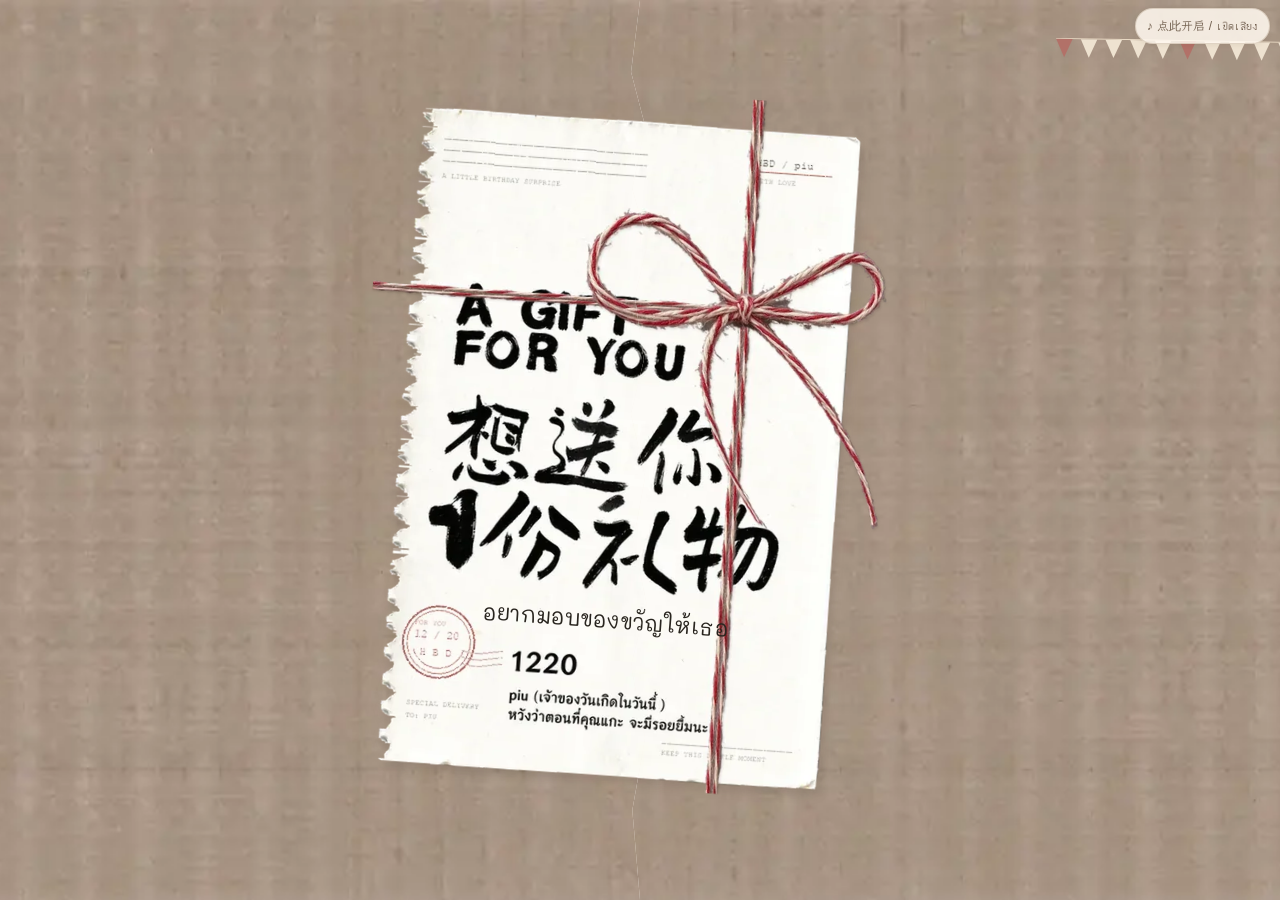
<file: opening-preview.html>
<!doctype html>
<html lang="zh-CN"><head><meta charset="utf-8"><meta name="viewport" content="width=device-width,initial-scale=1"><title>生日票据 · 开场小样</title>
<style>
*{box-sizing:border-box}html,body{margin:0;width:100%;height:100%;overflow:hidden}body{background:#ede7dc}.world{position:absolute;inset:0;overflow:hidden;background:#ede7dc url('asset-envelope-background-paper.webp?v=50a275f07c') repeat}.half{position:absolute;inset:0;background:#b3a08a url('asset-opening-ticket-background.webp?v=554bea4492') center/cover;transition:transform 1.7s cubic-bezier(.42,.03,.25,1),filter 1.4s;will-change:transform}.stage{position:absolute;left:50%;top:50%;width:1600px;height:900px;transform:translate(-50%,-50%) scale(var(--scale,1));transform-origin:center}.left{clip-path:polygon(0 0,50% 0,49.3% 8%,50.4% 14%,49.4% 21%,50.6% 27%,49.6% 33%,50.3% 40%,49.3% 46%,50.4% 53%,49.5% 60%,50.5% 67%,49.3% 74%,50.4% 82%,49.4% 90%,50% 100%,0 100%)}.right{clip-path:polygon(50% 0,100% 0,100% 100%,50% 100%,49.4% 90%,50.4% 82%,49.3% 74%,50.5% 67%,49.5% 60%,50.4% 53%,49.3% 46%,50.3% 40%,49.6% 33%,50.6% 27%,49.4% 21%,50.4% 14%,49.3% 8%)}.ticket{position:absolute;left:380px;top:10px;width:840px;height:880px;transform:rotate(4deg);transform-origin:center}.ticket img{position:absolute;display:block;pointer-events:none;user-select:none}.ticket-art{inset:0;width:840px;height:880px}.paper{left:155px;top:80px;width:485px;height:720px;filter:drop-shadow(3px 6px 5px #392c2425)}.ink{inset:0;width:840px;height:880px;mix-blend-mode:multiply}.horizontal{left:116px;top:268px;width:550px;height:26px;filter:drop-shadow(0 1px 1px #40332b30)}.vertical{left:501px;top:49px;width:43px;height:760px;filter:drop-shadow(1px 0 1px #40332b30)}.bow{left:331px;top:166px;width:495px;height:360px;filter:drop-shadow(1px 2px 1px #40332b20)}.flags{position:absolute;right:30px;top:2px;display:flex;gap:9px;transform:rotate(1deg);border-top:1px solid #ecddc7}.flags i{display:block;width:0;height:0;border-left:9px solid transparent;border-right:9px solid transparent;border-top:20px solid #eee2d0}.flags i:nth-child(5n+1){border-top-color:#b27168}.controls{pointer-events:none}.hit{position:absolute;left:530px;top:90px;width:550px;height:730px;cursor:pointer;border:0;background:none;pointer-events:auto}.hit:focus-visible{outline:2px dashed #f3e8d3;outline-offset:12px}.opened .controls{display:none}.opened .left{transform:translate(-105%,7%) rotate(-8deg);filter:drop-shadow(12px 4px 7px #54473550)}.opened .right{transform:translate(105%,9%) rotate(9deg);filter:drop-shadow(-12px 4px 7px #54473550)}@media(prefers-reduced-motion:reduce){.half{transition-duration:.01s}}
</style><style>@media (hover:hover) and (pointer:fine){
 html,body{cursor:url('[data-uri]') 3 2,auto}
 button,button *,a,a *,[role="button"],[role="button"] *{cursor:url('[data-uri]') 12 3,pointer!important}
 button:disabled,button:disabled *{cursor:default!important}
 .scratch-window,.scratch-window *{cursor:crosshair!important}
 input[type="text"],textarea,[contenteditable="true"]{cursor:text!important}
 .dragging,.dragging *{cursor:grabbing!important}
}
</style><style>/* Self-hosted OFL fonts. Licenses: asset-fonts-lxgwwenkaitc-license.txt, asset-fonts-mali-license.txt */
@font-face{font-family:BirthdayWenKai;src:url('asset-fonts-wenkai-startup.woff2?v=5033d9c030') format('woff2');font-style:normal;font-weight:400;font-display:swap}
@font-face{font-family:BirthdayMali;src:url('asset-fonts-mali-startup.woff2?v=82fe3e2325') format('woff2');font-style:normal;font-weight:400;font-display:swap}
:root{--font-zh:BirthdayWenKai,'PingFang SC','Microsoft YaHei',sans-serif;--font-th:BirthdayMali,'Thonburi','Noto Sans Thai',sans-serif}
body,button,a,input,legend{font-family:var(--font-zh)!important;font-weight:400}.bi{line-height:1.55;white-space:normal}.bi-zh{display:block!important;font-family:var(--font-zh)!important;font-size:inherit!important;font-weight:400!important;line-height:1.5!important;letter-spacing:.04em!important;color:inherit!important;padding:0!important;margin:0!important;transform:none!important;max-width:none!important;text-shadow:none!important}.bi-th{display:block!important;font-family:var(--font-th)!important;font-size:max(12px,.68em)!important;font-weight:400!important;line-height:1.55!important;letter-spacing:0!important;color:inherit!important;padding:0!important;margin:5px 0 0!important;transform:none!important;max-width:none!important;text-shadow:none!important;white-space:normal!important;word-break:normal;overflow-wrap:anywhere;opacity:.82}.bi-inline{display:inline-block;vertical-align:middle}.bi-inline .bi-th{font-size:max(11px,.68em)!important}button .bi-th,a .bi-th{font-size:max(11px,.7em)!important;margin-top:3px!important}.bi-zh .bi-th,.bi-th .bi-th{display:none!important}
/* Opening and persistent navigation only; other scenes own their styles. */
.journey-nav{align-items:flex-end}.journey-nav button{max-width:46%;min-height:46px;font-size:14px!important;padding:7px 10px!important}.journey-nav .bi-th{font-size:11px!important;line-height:1.3!important}
.ticket .opening-thai{position:absolute;left:190px;top:610px;width:410px;text-align:center;font:24px/1.5 BirthdayMali,sans-serif;letter-spacing:0;color:#29251f;pointer-events:none;z-index:1}
@media(max-width:700px){.bi-th{font-size:max(12px,.7em)!important}}
</style><script>(() => {
 const attempts=new WeakMap(),failed=new Set(),pending=new Map();let notice;
 function refresh(){
  if(!notice&&failed.size){
   notice=document.createElement('button');notice.type='button';
   notice.innerHTML='图片未加载，点击重试<br><span lang="th">โหลดรูปไม่สำเร็จ แตะเพื่อลองอีกครั้ง</span>';
   notice.style.cssText='position:fixed;z-index:10000;left:50%;bottom:74px;transform:translateX(-50%);width:max-content;max-width:90vw;padding:10px 16px;border:1px dashed #a38e6c;border-radius:10px;background:#fff8ed;color:#695446;font:14px system-ui;box-shadow:0 3px 15px #46341f22';
   notice.addEventListener('click',()=>{for(const img of [...failed]){failed.delete(img);pending.delete(img);const state=attempts.get(img);if(state){state.count=0;retry(img,state);}}refresh();});
   document.body.append(notice);
  }
  if(notice)notice.hidden=!failed.size;
 }
 function retry(img,state){
  const expected=img.getAttribute('src');state.count++;
  setTimeout(()=>{
   if(!img.isConnected||img.getAttribute('src')!==expected)return;
   const url=new URL(state.original,document.baseURI);url.searchParams.set('asset_retry',state.count+'-'+Date.now());
   state.current=url.href;img.src=state.current;
  },state.count===1?650:1600);
 }
 document.addEventListener('error',event=>{
  const img=event.target;if(img.tagName!=='IMG')return;
  const src=img.getAttribute('src');if(!src||/^(data|blob):/.test(src))return;
  const url=new URL(src,document.baseURI);if(url.origin!==new URL(document.baseURI).origin)return;
  let state=attempts.get(img);
  if(!state||state.current!==url.href){state={original:src,current:url.href,count:0};attempts.set(img,state);}
  if(state.count<2)retry(img,state);else{failed.add(img);refresh();}
 },true);
 document.addEventListener('load',event=>{pending.delete(event.target);if(failed.delete(event.target))refresh();},true);
 // A stalled mobile request may never fire "error". Offer a deliberate retry
 // after 20 seconds, without repeatedly aborting a slow but healthy download.
 function inspect(){
  const now=Date.now();
  for(const img of document.querySelectorAll('img')){
   const src=img.getAttribute('src');
   if(!src||/^(data|blob):/.test(src)||!img.isConnected||!img.getClientRects().length||img.complete){pending.delete(img);continue;}
   const url=new URL(src,document.baseURI);if(url.origin!==new URL(document.baseURI).origin)continue;
   const previous=pending.get(img);
   if(!previous||previous.src!==src){pending.set(img,{src,since:now});continue;}
   if(now-previous.since>=20000&&!failed.has(img)){
    attempts.set(img,{original:src,current:url.href,count:0});failed.add(img);refresh();
   }
  }
  for(const img of [...failed])if(!img.isConnected||img.complete&&img.naturalWidth>0){failed.delete(img);pending.delete(img);refresh();}
  for(const img of pending.keys())if(!img.isConnected)pending.delete(img);
 }
 document.addEventListener('DOMContentLoaded',()=>{setInterval(inspect,4000);});
})();
</script></head><body><main class="world" id="world" aria-label="生日礼物开场预览"><div class="half left"><div class="stage" id="art"><div class="ticket"><img class="ticket-art" src="[data-uri]" alt="A GIFT FOR YOU，想送你一份礼物；HBD，piu，12月20日生日章"><span class="opening-thai" lang="th">อยากมอบของขวัญให้เธอ</span></div><div class="flags" aria-hidden="true"><i></i><i></i><i></i><i></i><i></i><i></i><i></i><i></i><i></i><i></i><i></i><i></i></div></div></div><div class="half right" id="right" aria-hidden="true"></div><div class="stage controls"><button class="hit" id="tear" aria-label="撕开生日礼物"></button></div></main><script>/* Recorded scene foley, loaded only after interaction; procedural fallback offline. */
(() => {
 const embedded=parent!==window;let engine;
 try{if(embedded)engine=parent.BirthdaySound;}catch{}
 const visible=()=>!document.hidden&&(!embedded||!window.frameElement?.hidden);
 if(engine){
  window.BirthdaySound={play:name=>{if(visible())engine.play(name)},unlock:()=>engine.unlock(true),warm:scene=>{if(visible())engine.warm(scene)},end:name=>engine.end(name),flight:(seconds,active)=>{if(visible())engine.flight(seconds,active)}};
 }else{
  let ctx,master,noise,muted=false,button,resuming=false,pending=null,failed=false;const voices=new Set(),last=new Map();let epoch=0;const buffers=new Map(),loads=new Map(),loops=new Map();
  try{muted=localStorage.getItem('birthday-sound-muted')==='1'}catch{}
  function stop(){epoch++;pending=null;for(const name of [...loops.keys()])end(name);for(const node of voices){try{node.stop()}catch{}}voices.clear();}
  // Bounded ten-second downloads, never an unbounded media-element preload.
  const musicParts=[{url:'asset-background-music-thai-part-00.m4a?v=2db109990c',duration:10},{url:'asset-background-music-thai-part-01.m4a?v=246168755a',duration:10},{url:'asset-background-music-thai-part-02.m4a?v=ed95b7fc48',duration:10},{url:'asset-background-music-thai-part-03.m4a?v=f74a96d869',duration:10},{url:'asset-background-music-thai-part-04.m4a?v=38c26175c4',duration:10},{url:'asset-background-music-thai-part-05.m4a?v=8ab92f5d54',duration:10},{url:'asset-background-music-thai-part-06.m4a?v=6c2df78acf',duration:10},{url:'asset-background-music-thai-part-07.m4a?v=023a8dd467',duration:10},{url:'asset-background-music-thai-part-08.m4a?v=bd21072e36',duration:10},{url:'asset-background-music-thai-part-09.m4a?v=6513633aee',duration:10},{url:'asset-background-music-thai-part-10.m4a?v=345bc6b7c9',duration:10},{url:'asset-background-music-thai-part-11.m4a?v=ff747ef5aa',duration:10},{url:'asset-background-music-thai-part-12.m4a?v=50339bfe53',duration:10},{url:'asset-background-music-thai-part-13.m4a?v=3093d768cc',duration:10},{url:'asset-background-music-thai-part-14.m4a?v=9f4c019be3',duration:10},{url:'asset-background-music-thai-part-15.m4a?v=f9b5df3c1d',duration:10},{url:'asset-background-music-thai-part-16.m4a?v=7836559565',duration:10},{url:'asset-background-music-thai-part-17.m4a?v=891a9a0f35',duration:10},{url:'asset-background-music-thai-part-18.m4a?v=f2a3f991f3',duration:10},{url:'asset-background-music-thai-part-19.m4a?v=dd95c4525f',duration:10},{url:'asset-background-music-thai-part-20.m4a?v=14bb21acb6',duration:10},{url:'asset-background-music-thai-part-21.m4a?v=1a4b9cf4b9',duration:8.733499999999992}];
  let musicGain,musicWanted=false,musicStarting=false,musicFailed=false,musicTimer=0,musicRequest=null,musicRequestId=0,networkBusy=false;
  let musicCursor={index:0,offset:0},musicCurrent=null,musicNext=null;
  const musicBuffers=new Map();
  function cancelMusicRequest(){musicRequestId++;musicRequest?.abort();musicRequest=null;}
  function updateMusicPosition(){
   if(musicNext&&ctx.currentTime>=musicNext.start){musicCurrent=musicNext;musicNext=null;}
   if(musicCurrent&&ctx.currentTime>=musicCurrent.end){musicCursor={index:(musicCurrent.index+1)%musicParts.length,offset:0};musicCurrent=null;}
  }
  function pauseMusic(){
   clearTimeout(musicTimer);musicTimer=0;cancelMusicRequest();
   if(ctx){updateMusicPosition();if(musicCurrent)musicCursor={index:musicCurrent.index,offset:musicCurrent.offset+Math.max(0,ctx.currentTime-musicCurrent.start)};}
   for(const item of [musicCurrent,musicNext])if(item){try{item.source.stop();item.source.disconnect();}catch{}}
   musicCurrent=musicNext=null;musicStarting=false;label();
  }
  function scheduleMusic(index,offset,start){
   const source=ctx.createBufferSource(),duration=musicParts[index].duration-offset;
   source.buffer=musicBuffers.get(index);source.connect(musicGain);source.onended=()=>source.disconnect();
   source.start(start,offset,duration);source.stop(start+duration);
   return {index,offset,start,end:start+duration,source};
  }
  function requestMusic(index){
   if(networkBusy||musicRequest||musicFailed)return;
   const controller=new AbortController(),requestId=++musicRequestId;musicRequest=controller;
   const timeout=setTimeout(()=>controller.abort(),12000);
   window.fetch(musicParts[index].url,{signal:controller.signal,priority:'low'}).then(response=>{
    if(!response.ok)throw Error('music');return response.arrayBuffer();
   }).then(bytes=>new Promise((resolve,reject)=>ctx.decodeAudioData(bytes,resolve,reject))).then(buffer=>{
    if(requestId!==musicRequestId||muted||document.hidden||!musicWanted)return;
    // At most the playing segment plus the next one remain decoded.
    for(const key of musicBuffers.keys())if(key!==musicCurrent?.index&&key!==index)musicBuffers.delete(key);
    musicBuffers.set(index,buffer);musicFailed=false;
   }).catch(()=>{if(requestId===musicRequestId){musicFailed=true;musicStarting=false;}}).finally(()=>{
    clearTimeout(timeout);if(requestId!==musicRequestId)return;musicRequest=null;musicPump();
   });
  }
  function musicPump(){
   clearTimeout(musicTimer);musicTimer=0;
   if(muted||document.hidden||!musicWanted||!ctx||typeof window.fetch!=='function')return;
   if(ctx.state==='running'){
    updateMusicPosition();
    if(!musicCurrent){
     const {index,offset}=musicCursor;
     if(musicBuffers.has(index))musicCurrent=scheduleMusic(index,offset,ctx.currentTime+.025);else requestMusic(index);
    }
    if(musicCurrent&&!musicNext&&musicCurrent.end-ctx.currentTime<=4){
     const index=(musicCurrent.index+1)%musicParts.length;
     if(musicBuffers.has(index))musicNext=scheduleMusic(index,0,musicCurrent.end);else requestMusic(index);
    }
   }
   musicStarting=!musicCurrent&&!musicFailed;label();
   musicTimer=setTimeout(musicPump,250);
  }
  function startMusic(){
   if(muted||document.hidden||!musicWanted||!ctx||typeof window.fetch!=='function')return;
   if(!musicGain){musicGain=ctx.createGain();musicGain.gain.value=.24;musicGain.connect(ctx.destination);}
   musicFailed=false;musicPump();
  }
  function prioritizeScene(busy){
   networkBusy=busy;
   if(busy){cancelMusicRequest();for(const controller of foleyRequests)controller.abort();}
   else if(musicWanted&&!muted)musicPump();
  }
  function resumed(){
   label();if(muted||document.hidden||ctx?.state!=='running')return;
   const cue=pending;pending=null;
   if(cue&&Date.now()-cue.at<1500)play(cue.name);
  }
  function unlock(withMusic=false){
   if(muted||document.hidden)return;
   try{
    // Supported iOS versions can route this as media playback instead of an
    // ambient session muted by the hardware silent switch. Optional in WeChat.
    try{if(window.navigator?.audioSession)window.navigator.audioSession.type='playback';}catch{}
    if(!ctx){const Audio=window.AudioContext||window.webkitAudioContext;if(!Audio){failed=true;label();return;}ctx=new Audio();master=ctx.createGain();master.gain.value=.32;master.connect(ctx.destination);
     noise=ctx.createBuffer(1,ctx.sampleRate,ctx.sampleRate);const samples=noise.getChannelData(0);for(let i=0;i<samples.length;i++)samples[i]=Math.random()*2-1;
     ctx.onstatechange=resumed;
    }
    // Safari may report "interrupted" after backgrounding. resume() is async:
    // retain the current cue instead of silently throwing away the first tap.
    if(ctx.state!=='running'&&ctx.state!=='closed'&&!resuming){
     resuming=true;Promise.resolve(ctx.resume()).then(()=>{resuming=false;failed=false;resumed();},()=>{resuming=false;pending=null;failed=true;label();});
    }
    if(withMusic){musicWanted=true;startMusic();}label();
   }catch{failed=true;label();}
  }
  function voice(source,filter,gain,duration,delay=0){
   if(voices.size>=40)return;
   const at=ctx.currentTime+delay,amp=ctx.createGain();amp.gain.setValueAtTime(.0001,at);amp.gain.exponentialRampToValueAtTime(Math.max(.001,gain),at+.008);amp.gain.exponentialRampToValueAtTime(.0001,at+duration);
   source.connect(filter||amp);if(filter)filter.connect(amp);amp.connect(master);voices.add(source);
   source.onended=()=>{voices.delete(source);source.disconnect();filter?.disconnect();amp.disconnect()};source.start(at);source.stop(at+duration+.02);
  }
  function tone(freq,duration=.1,gain=.3,delay=0,end=freq){const source=ctx.createOscillator();source.type='sine';source.frequency.setValueAtTime(freq,ctx.currentTime+delay);source.frequency.exponentialRampToValueAtTime(end,ctx.currentTime+delay+duration);voice(source,null,gain,duration,delay);}
  function rustle(duration=.16,gain=.35,freq=1500,delay=0){const source=ctx.createBufferSource();source.buffer=noise;source.loop=true;const filter=ctx.createBiquadFilter();filter.type='bandpass';filter.frequency.value=freq;filter.Q.value=.6;voice(source,filter,gain,duration,delay);}
  // Each compressed recording is 2–9 KB; aircraft is 32 KB. Nothing is
  // fetched until a user gesture has created the shared AudioContext.
  const clips={tear:'asset-scene-audio-tear.mp3?v=0731ef549d',ticket:'asset-scene-audio-ticket.mp3?v=260ead459d',paper:'asset-scene-audio-paper.mp3?v=af0d0f6e2c',stick:'asset-scene-audio-stick.mp3?v=74c33baad4',camera:'asset-scene-audio-camera.mp3?v=a5d5846e6f',motor:'asset-scene-audio-motor.mp3?v=e8ad679090',reel:'asset-scene-audio-reel.mp3?v=6072278246',lever:'asset-scene-audio-lever.mp3?v=363b1fb9aa',stop:'asset-scene-audio-stop.mp3?v=8a4b0dd061',glass:'asset-scene-audio-glass.mp3?v=06e1fc713e',liquid:'asset-scene-audio-liquid.mp3?v=eb88d116ae',scratch:'asset-scene-audio-scratch.mp3?v=1488768f5b',match:'asset-scene-audio-match.mp3?v=e16b697b90',blow:'asset-scene-audio-blow.mp3?v=65534313f1',bell:'asset-scene-audio-bell.mp3?v=05c47c2f6c',flight:'asset-scene-audio-flight.mp3?v=15338a1090'};
  const scenes={opening:['tear','paper'],birthday:['camera','motor','stick'],camera:['camera','motor','stick','paper','glass','liquid'],toast:['glass','liquid','stick'],film:['paper','reel'],map:['ticket','flight','scratch','stick','bell','lever','reel','stop','motor','paper'],scratch:['scratch','stick','bell'],slot:['lever','reel','stop','motor','paper','bell'],childhood:['stick','bell'],wish:['stick','match','blow'],gift:['paper','bell']};
  let queue=Promise.resolve();const foleyRequests=new Set();
  function load(name){
   if(!ctx||typeof fetch!=='function'||!clips[name])return Promise.resolve(null);
   if(buffers.has(name))return Promise.resolve(buffers.get(name));
   if(loads.has(name))return loads.get(name);
   // Serial, low-priority fetches avoid competing with photos and scene HTML.
   const job=queue.then(async()=>{
    if(networkBusy||muted||document.hidden)return null;
    const controller=new AbortController(),timer=setTimeout(()=>controller.abort(),5000);foleyRequests.add(controller);
    try{const response=await fetch(clips[name],{signal:controller.signal,priority:'low'});if(!response.ok)throw Error('audio');
     const bytes=await response.arrayBuffer();const buffer=await new Promise((resolve,reject)=>ctx.decodeAudioData(bytes,resolve,reject));buffers.set(name,buffer);return buffer;
    }catch{return null;}finally{clearTimeout(timer);foleyRequests.delete(controller);}
   });
   queue=job.then(()=>{if(!buffers.has(name))loads.delete(name)});loads.set(name,job);return job;
  }
  function warm(scene){if(!muted&&ctx)for(const name of scenes[scene]||scenes.opening)load(name);}
  function sample(name,gain=.7,delay=0,rate=1){
   const buffer=buffers.get(name);if(!buffer||voices.size>=40)return false;
   const source=ctx.createBufferSource(),amp=ctx.createGain(),at=ctx.currentTime+delay,duration=Math.min(3,buffer.duration/rate);source.buffer=buffer;source.playbackRate.value=rate;
   // Preserve the recording's own envelope; the synthetic-tone exponential
   // decay would swallow the motor, paper detail and glass resonance.
   amp.gain.setValueAtTime(.0001,at);amp.gain.exponentialRampToValueAtTime(gain,at+.008);amp.gain.setValueAtTime(gain,at+Math.max(.01,duration-.06));amp.gain.exponentialRampToValueAtTime(.0001,at+duration);
   source.connect(amp);amp.connect(master);voices.add(source);source.onended=()=>{voices.delete(source);source.disconnect();amp.disconnect()};source.start(at);source.stop(at+duration+.02);return true;
  }
  function end(name){const loop=loops.get(name);if(!loop)return;loops.delete(name);clearTimeout(loop.timer);
   if(loop.source){try{loop.amp.gain.cancelScheduledValues(ctx.currentTime);loop.amp.gain.setTargetAtTime(.0001,ctx.currentTime,.015);loop.source.stop(ctx.currentTime+.06);}catch{}}
  }
  function loop(name,clip,gain,offset=0){
   if(muted||document.hidden||ctx?.state!=='running')return null;
   let item=loops.get(name);if(item)return item;
   item={source:null,amp:null,timer:0,offset,gain,epoch};loops.set(name,item);
   const begin=buffer=>{
    if(!buffer||loops.get(name)!==item||muted||document.hidden||ctx.state!=='running'||item.epoch!==epoch)return;
    const source=ctx.createBufferSource(),amp=ctx.createGain();source.buffer=buffer;source.loop=true;
    amp.gain.setValueAtTime(.0001,ctx.currentTime);amp.gain.setTargetAtTime(item.gain,ctx.currentTime,.04);
    source.connect(amp);amp.connect(master);item.source=source;item.amp=amp;voices.add(source);
    source.onended=()=>{voices.delete(source);source.disconnect();amp.disconnect()};source.start(0,item.offset%buffer.duration);
   };
   if(buffers.has(clip))begin(buffers.get(clip));else load(clip).then(begin);
   return item;
  }
  function friction(name){
   const item=loop(name,name==='film'?'paper':'scratch',name==='film'?.46:.38);
   if(item){clearTimeout(item.timer);item.timer=setTimeout(()=>end(name),120);}return !!item;
  }
  function flight(seconds,active){
   if(!active||seconds>=4.92){end('flight');return;}
   const level=.55*Math.min(1,seconds/.55+.05)*Math.max(0,Math.min(1,(4.92-seconds)/.8));
   const item=loop('flight','flight',level,seconds);
   if(item){item.offset=seconds;item.gain=level;item.amp?.gain.setTargetAtTime(Math.max(.0001,level),ctx.currentTime,.05);}
  }
  function recorded(name){
   if(name==='film'||name==='scratch')return friction(name);
   const primary={tear:'tear',ticket:'ticket',camera:'camera',print:'motor',stick:'stick',clink:'glass',slot:'lever',reelstop:'stop',voucher:'motor',win:'bell',notify:'bell',match:'match',blow:'blow',gift:'paper',paper:'paper'}[name];
   if(!primary)return false;
   load(primary);
   if(!sample(primary,name==='win'?.4:name==='notify'?.24:.7))return false;
   if(name==='camera')sample('motor',.32,.17);
   if(name==='clink')sample('liquid',.16,.06);
   if(name==='gift')sample('bell',.3,.36);
   if(name==='voucher')sample('paper',.4,.1);
   if(name==='slot')loop('reels','reel',.28);
   return true;
  }
  function play(name){
   if(muted||document.hidden)return;
   if(!ctx||ctx.state!=='running'){
    // play never creates an AudioContext outside a real gesture.
    if(ctx){pending={name,at:Date.now()};unlock();}return;
   }
   const now=ctx.currentTime,interval=(name==='scratch'||name==='film')?.11:.05;if(now-(last.get(name)??-99)<interval)return;last.set(name,now);
   try{if(recorded(name))return;switch(name){
    case 'ticket':case 'tear':for(let i=0;i<5;i++)rustle(.12,.35,1100+i*170,i*.065);break;
    case 'camera':tone(230,.04,.6);rustle(.07,.55,2800);tone(140,.06,.4,.075);rustle(.8,.13,500,.18);break;
    case 'print':rustle(.3,.22,700);tone(180,.05,.2,.22);break;
    case 'stick':rustle(.07,.24,1800);tone(440,.08,.2,0,260);break;
    case 'clink':tone(1800,.6,.4);tone(2700,.4,.14,.015);tone(3600,.25,.07,.02);break;
    case 'film':rustle(.1,.22,850);tone(170,.025,.12);break;
    case 'scratch':rustle(.09,.2,2300);break;
    case 'slot':for(let i=0;i<13;i++)tone(260+i*18,.035,.15,i*.11);break;
    case 'win':[523,659,784,1047].forEach((n,i)=>tone(n,.38,.22,i*.09));break;
    case 'notify':tone(660,.25,.18);tone(880,.35,.16,.13);break;
    case 'test':tone(660,.35,.45);tone(880,.45,.4,.18);break;
    case 'match':rustle(.24,.3,2600);tone(280,.08,.12);break;
    case 'blow':rustle(.45,.3,600);break;
    case 'flight':rustle(.7,.17,550);tone(180,.5,.07,0,400);break;
    case 'gift':rustle(.4,.3,1300);[659,784,1047].forEach((n,i)=>tone(n,.35,.18,.18+i*.1));break;
    default:rustle(.14,.17,1000);
   }}catch{/* Sound must never break a gesture or animation. */}
  }
  window.BirthdaySound={play,unlock,stop,warm,end,flight,prioritizeScene};
  function label(){if(!button)return;const running=!muted&&ctx?.state==='running'&&!musicFailed;button.textContent=running?'♪ 开 / เปิด':(failed||musicFailed)?'♪ 重试 / ลองใหม่':'♪ 点此开启 / เปิดเสียง';button.setAttribute('aria-label',running?'关闭音乐和音效 · ปิดเพลงและเสียงเอฟเฟกต์':'开启音乐和音效 · เปิดเพลงและเสียงเอฟเฟกต์');button.setAttribute('aria-pressed',String(running));button.dataset.audioState=muted?'muted':(failed||musicFailed)?'blocked':ctx?.state||'locked';button.dataset.musicState=muted?'muted':musicFailed?'blocked':musicStarting?'loading':musicCurrent?'playing':musicWanted?'paused':'idle';}
  function mount(){
   button=document.createElement('button');button.type='button';button.id='sound-toggle';button.setAttribute('data-no-translate','');
   button.style.cssText='position:fixed;right:max(10px,env(safe-area-inset-right));top:max(8px,env(safe-area-inset-top));z-index:20001;border:1px solid #b4a18b66;border-radius:20px;padding:7px 11px;min-height:36px;background:#fff9efdb;color:#715f4e;font:12px/1.2 system-ui;cursor:pointer;box-shadow:0 1px 5px #49331a12';
   button.onclick=()=>{
    // Before the context runs this button enables sound, rather than turning
    // off an "on" preference which never actually produced audio.
    const running=!muted&&ctx?.state==='running'&&!musicFailed;muted=running;
    try{localStorage.setItem('birthday-sound-muted',muted?'1':'0')}catch{}
    if(muted){musicWanted=false;pauseMusic();stop();if(master)master.gain.value=0;}
    else{failed=false;unlock(true);if(master)master.gain.value=.32;play('test');}label();
   };label();document.body.append(button);
  }
  if(document.readyState==='loading')document.addEventListener('DOMContentLoaded',mount,{once:true});else mount();
  document.addEventListener('visibilitychange',()=>{if(document.hidden){pauseMusic();stop();}else if(musicWanted&&!muted){unlock();startMusic();}});
  window.addEventListener?.('pagehide',()=>{pauseMusic();stop();});
  window.addEventListener?.('pageshow',()=>{if(musicWanted&&!muted&&!document.hidden){unlock();startMusic();}});
 }
 // Calling the shared context directly within a real iframe gesture preserves
 // mobile autoplay activation; asynchronous postMessage cannot do that reliably.
 for(const event of ['pointerdown','touchend','click','keydown'])document.addEventListener(event,e=>{if(e.isTrusted&&visible()&&!e.target?.closest?.('#sound-toggle'))window.BirthdaySound.unlock(true)},true);
 const warmScene=()=>{if(!visible())return;const path=window.location?.pathname||'';const scene=document.body?.dataset?.scene||path.split('/').pop().replace('-preview.html','')||'opening';window.BirthdaySound.warm(scene);};
 for(const event of ['pointerdown','touchend','keydown'])document.addEventListener(event,e=>{if(e.isTrusted)warmScene()});
 window.addEventListener?.('message',e=>{if(e.source===parent&&e.origin===window.location.origin&&e.data?.type==='journey:activate')warmScene()});
})();
</script><script>
const world=document.getElementById('world');const clone=document.getElementById('art').cloneNode(true);clone.removeAttribute('id');document.getElementById('right').append(clone);function fit(){world.style.setProperty('--scale',Math.min(innerWidth/(innerWidth<700?720:1400),innerHeight/960))}fit();addEventListener('resize',fit);document.getElementById('tear').addEventListener('click',()=>{globalThis.BirthdaySound?.play('tear');world.classList.add('opened');document.getElementById('tear').disabled=true;setTimeout(()=>document.dispatchEvent(new Event('scene:complete')),matchMedia('(prefers-reduced-motion: reduce)').matches?0:1750)});
</script><script>(() => {
 if(parent===window)return;
 document.documentElement.classList.add('in-journey');
 const trustedOrigin=location.protocol==='about:'?parent.location.origin:location.origin;
 const send=(type,extra={})=>parent.postMessage({channel:'birthday-journey',type,...extra},trustedOrigin);
 const modal=()=>send('modal',{open:Boolean(document.querySelector('dialog[open]'))});
 document.addEventListener('scene:complete',()=>send('complete'));
 document.addEventListener('scene:next',()=>{modal();send('next');});
 addEventListener('message',event=>{
  if(event.origin!==trustedOrigin||event.source!==parent||event.data?.type!=='journey:activate')return;
  modal();
  const root=document.querySelector('dialog[open]')||document.body;
  root.tabIndex=-1;root.focus({preventScroll:true});
 });
 modal();
 async function ready(){
  if(document.body)new MutationObserver(modal).observe(document.body,{subtree:true,attributes:true,attributeFilter:['open']});
  // Do not reveal the cake page between DOM arrival and image decoding.
  // A corrupt image must not deadlock navigation; asset recovery owns retries.
  const critical=[...document.querySelectorAll('img[data-scene-critical]')];
  await Promise.all(critical.map(img=>img.decode?img.decode().catch(()=>{}):Promise.resolve()));
  send('loaded');
 }
 if(document.readyState==='loading')document.addEventListener('DOMContentLoaded',ready,{once:true});else ready();
})();
</script><script>window.BIRTHDAY_THAI={"12月20日":"20 ธันวาคม","小时候的我们":"เราในวัยเด็ก","曼谷":"กรุงเทพฯ","← 返回":"← ย้อนกลับ","继续 →":"ต่อไป →","回到开场 ↻":"กลับไปเริ่มต้น ↻","去曼谷见你 →":"ไปหาเธอที่กรุงเทพฯ →","正在打开生日礼物。":"กำลังเปิดของขวัญวันเกิด","请启用 JavaScript，打开这份生日礼物。":"กรุณาเปิด JavaScript เพื่อเปิดของขวัญวันเกิดนี้","拆开礼物":"แกะของขวัญ","26 岁生日快乐":"สุขสันต์วันเกิดอายุ 26 ปี","留住这一刻":"เก็บช่วงเวลานี้ไว้","生日快乐":"สุขสันต์วันเกิด","我们的胶卷":"ฟิล์มของเรา","去曼谷见你":"ไปหาเธอที่กรุงเทพฯ","把祝福拼成蛋糕":"ต่อคำอวยพรเป็นเค้ก","最后的小纸条":"กระดาษโน้ตใบสุดท้าย","小纸条":"กระดาษโน้ต","撕开生日礼物":"ฉีกเปิดของขวัญวันเกิด","正在翻开下一页……":"กำลังเปิดหน้าถัดไป…","加载有点慢，请再试一次。":"โหลดช้าสักหน่อย ลองอีกครั้งนะ","重新加载":"โหลดอีกครั้ง","拼祝福蛋糕 →":"ต่อเค้กคำอวยพร →","看看小时候的我们 →":"ไปดูเราในวัยเด็ก →"};
</script><script>(() => {
 const cn=/[\u3400-\u9fff]/,normalize=s=>s.replace(/\s+/g,'').trim();
 const copy=new Map(Object.entries(window.BIRTHDAY_THAI||{}).map(([k,v])=>[normalize(k),v]));
 function translation(text){
  const key=normalize(text);if(copy.has(key))return copy.get(key);
  let m;
  if((m=key.match(/^第([123])格·放入照片$/)))return `ช่องที่ ${m[1]} · เพิ่มรูป`;
  if((m=key.match(/^已放入([123])张照片·点击可更换$/)))return `เพิ่มรูปแล้ว ${m[1]} รูป · แตะเพื่อเปลี่ยน`;
  if((m=key.match(/^已经放入([123])张见面照片·点击相纸可更换$/)))return `เพิ่มรูปที่ได้เจอกันแล้ว ${m[1]} รูป · แตะเพื่อเปลี่ยน`;
  if((m=key.match(/^已刮开([0-3])\/3栏$/)))return `ขูดแล้ว ${m[1]} / 3 ช่อง`;
  if((m=key.match(/^([123])个爱心停好了。$/)))return `หัวใจหยุดแล้ว ${m[1]} ดวง`;
  if((m=key.match(/^已贴好([1-4])片，继续拼下一片。$/)))return `ติดแล้ว ${m[1]} ชิ้น ต่อชิ้นถัดไปได้เลย`;
  if((m=key.match(/^刮开第([123])栏$/)))return `ขูดช่องที่ ${m[1]}`;
  if((m=key.match(/^第([123])栏已刮开$/)))return `ขูดช่องที่ ${m[1]} แล้ว`;
  if((m=key.match(/^为第([123])格选择照片$/)))return `เลือกรูปสำหรับช่องที่ ${m[1]}`;
  if((m=key.match(/^为曼谷回忆选择第([123])张照片$/)))return `เลือกรูปความทรงจำกรุงเทพฯ ใบที่ ${m[1]}`;
  if((m=key.match(/^拼上第[一二三四五]层[紫红黄绿粉]色祝福纸条$/)))return 'ต่อกระดาษคำอวยพรชั้นนี้';
  return null;
 }
 const ignored='script,style,noscript,textarea,option,title,svg,.bi-zh,.bi-th,[data-no-translate]';
 function spans(text,thai){const zh=document.createElement('span'),th=document.createElement('span');zh.className='bi-zh';zh.lang='zh-CN';zh.textContent=text;th.className='bi-th';th.lang='th';th.textContent=thai;return [zh,th];}
 function translateElement(el){
  for(const attr of ['aria-label','title']){const value=el.getAttribute(attr);if(value&&!/[\u0e00-\u0e7f]/.test(value)){const thai=translation(value);if(thai)el.setAttribute(attr,value+' · '+thai);}}
  if(el.closest(ignored))return;
  // Only group text and line breaks: keep controls, images and event handlers intact.
  if(el.childNodes.length&&[...el.childNodes].every(n=>n.nodeType===3||n.nodeName==='BR')){
   const text=el.textContent,thai=cn.test(text)&&translation(text);
   if(thai){const pair=spans(text,thai);pair[0].replaceChildren(...el.childNodes);el.classList.add('bi');el.replaceChildren(...pair);return;}
  }
  for(const node of [...el.childNodes]){
   if(node.nodeType!==3||!cn.test(node.textContent))continue;
   const thai=translation(node.textContent);if(!thai)continue;
   const pair=document.createElement('span');pair.className='bi bi-inline';pair.append(...spans(node.textContent,thai));node.replaceWith(pair);
  }
 }
 function scan(root){
  if(!root)return;
  if(root.nodeType===3){root=root.parentElement;}
  if(!root||root.nodeType!==1||root.closest(ignored))return;
  // Work from leaves upward so unrelated text never becomes one translation.
  [...root.querySelectorAll('*')].reverse().forEach(translateElement);translateElement(root);
 }
 scan(document.body);
 const observer=new MutationObserver(records=>{
  const roots=new Set();for(const r of records){if(r.type==='attributes')roots.add(r.target);else if(r.type==='characterData')roots.add(r.target.parentElement);else {roots.add(r.target);}}
  observer.disconnect();for(const root of roots)scan(root);observe();
 });
 function observe(){if(!document.body)return;observer.observe(document.body,{subtree:true,childList:true,characterData:true,attributes:true,attributeFilter:['aria-label','title']});}observe();
 // SVG labels need SVG text rather than HTML spans, and their own clear second line.
 for(const el of document.querySelectorAll('svg text')){
  const thai=translation(el.textContent);if(!thai)continue;
  const line=document.createElementNS('http://www.w3.org/2000/svg','tspan');line.setAttribute('x',el.getAttribute('x')||'0');line.setAttribute('dy','13');line.setAttribute('class','svg-th');line.setAttribute('lang','th');line.textContent=thai;el.append(line);
 }
 document.documentElement.classList.add('bilingual');
})();
</script></body></html>
</file>
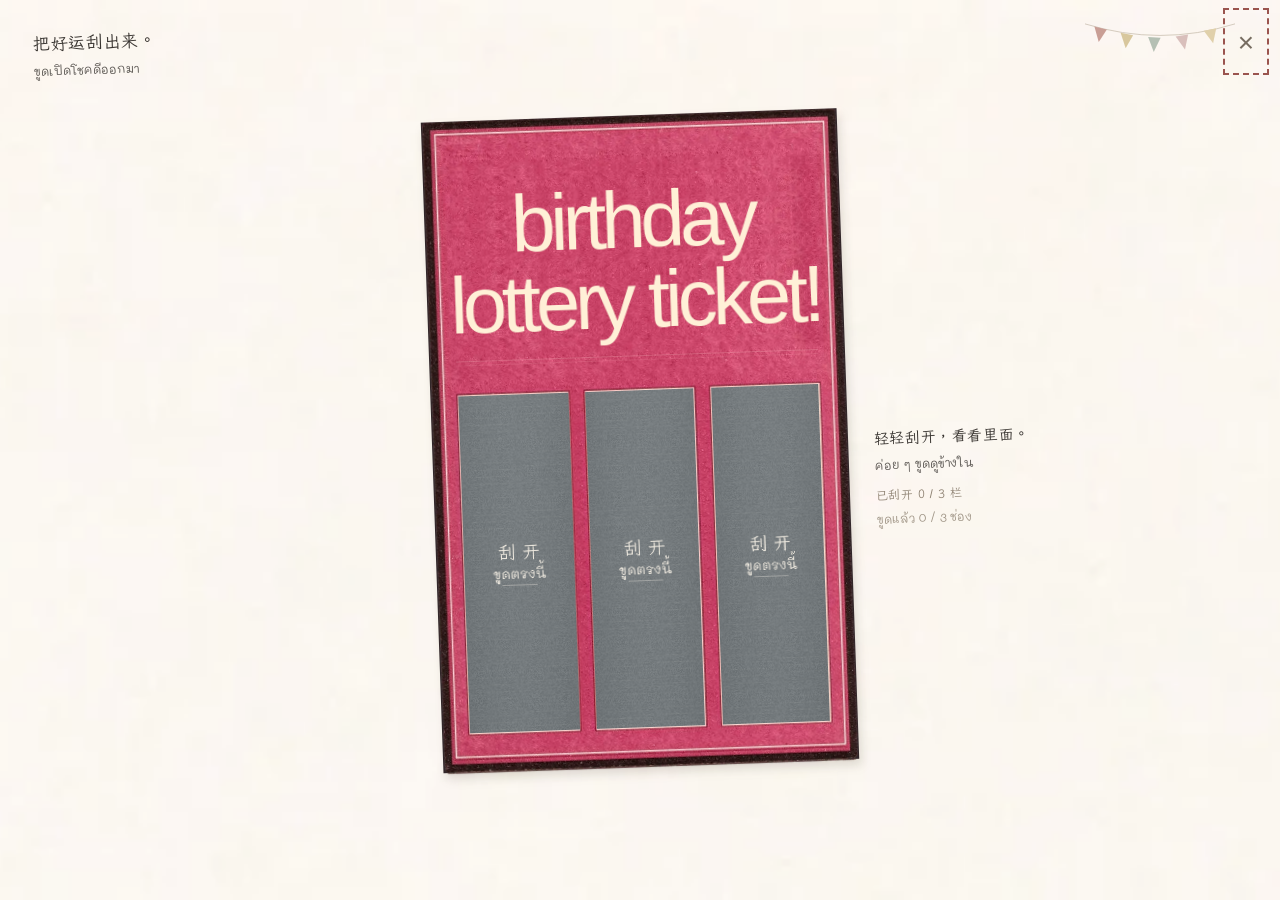
<file: scratch-preview.html>
<!doctype html>
<html lang="zh-CN"><head><meta charset="utf-8"><meta name="viewport" content="width=device-width,initial-scale=1"><title>刮开一点好运 · piu</title><style>body[data-scratch-standalone]{margin:0;background:#e9e2d3}
#scratch{position:fixed;inset:0;width:100vw;height:100dvh;max-width:none;max-height:none;margin:0;padding:0;border:0;overflow:hidden;box-sizing:border-box;background:#eee9df url('[data-uri]') center/cover;color:#37332f;font-family:'Kaiti SC','STKaiti',KaiTi,serif;animation:none;isolation:isolate}
#scratch::backdrop{background:#eee9df;backdrop-filter:none}
#scratch:before{content:'';position:absolute;inset:0;background:#fffefa40;pointer-events:none;z-index:-1}
#scratch button{font:inherit;color:inherit;cursor:pointer;-webkit-tap-highlight-color:transparent}
#scratch button:focus-visible{outline:2px dashed #9a544e;outline-offset:5px}
.scratch-heading{position:absolute;top:29px;left:33px;margin:0;font-size:17px;letter-spacing:2px;transform:rotate(-2deg)}
.scratch-bunting{position:absolute;right:45px;top:22px;width:150px;opacity:.65;pointer-events:none}
.scratch-close{position:absolute;right:18px;top:15px;z-index:4;border:0;background:none;padding:8px;font-size:28px!important;color:#766c60!important}
.scratch-layout{position:absolute;inset:0;animation:scratch-arrive .65s cubic-bezier(.2,.7,.2,1) both;pointer-events:none}
.scratch-card{position:absolute;left:50%;top:49%;width:min(420px,54vh,52vw);aspect-ratio:1089/1705;transform:translate(-50%,-50%) rotate(-2deg);filter:drop-shadow(3px 6px 5px #594a3829);container-type:inline-size;pointer-events:auto}
.scratch-card:before{content:'';position:absolute;inset:.5%;background:#b84465;border:3px solid #32272a;z-index:-1}
.scratch-paper{display:block;width:100%;height:100%;user-select:none;pointer-events:none}
.scratch-title{position:absolute;left:4.8%;right:4.8%;top:10.3%;margin:0;text-align:center;color:#fff0d7;font-family:'Helvetica Neue',Arial,sans-serif;font-size:19cqw;font-weight:300;line-height:1;letter-spacing:-.065em;text-shadow:0 .3px .3px #853e3a30;pointer-events:none}
.scratch-title span{display:block;white-space:nowrap}
.scratch-title{transform:none}
.scratch-rule{position:absolute;left:7%;right:7%;top:37%;height:1px;background:#f3b0ba45;box-shadow:0 4px #f3b0ba20;pointer-events:none}
.scratch-window{position:absolute;padding:0;border:0;background:none;touch-action:none;user-select:none;-webkit-user-select:none;overflow:hidden;cursor:crosshair!important}
.scratch-window:focus-visible{outline-offset:2px!important}
.scratch-window canvas{position:absolute;inset:0;width:100%;height:100%;pointer-events:none;opacity:1;transition:opacity .38s ease}
.scratch-window.is-revealed canvas{opacity:0}
.scratch-window.is-revealed{cursor:default!important}
.scratch-prize{position:absolute;inset:0;display:flex;align-items:center;justify-content:center;writing-mode:vertical-rl;font-size:5.4cqw;letter-spacing:.15em;line-height:1.4;padding:10%;color:#914646;pointer-events:none}
.scratch-hint{position:absolute;left:calc(50% + min(235px,30vh,29vw));top:47%;width:25%;max-width:280px;line-height:1.9;font-size:15px;letter-spacing:2px;transform:rotate(-2deg)}
.scratch-hint p{margin:0}.scratch-hint .scratch-count{font-size:11px;letter-spacing:1px;color:#8d8171;margin-top:13px}
.scratch-footer{position:absolute;bottom:19px;left:0;width:100%;text-align:center;font-size:12px;color:#827567;letter-spacing:1px}
.scratch-footer button{background:none;border:0;border-bottom:1px solid #b7a591;padding:7px 5px}
.scratch-footer button[hidden]{display:none}
.scratch-footer #next-slot{margin-left:25px}
.scratch-keyboard-hint{position:absolute;left:33px;bottom:24px;font-size:11px;color:#8f8275;opacity:0;transition:opacity .2s;pointer-events:none}
#scratch:has(.scratch-window:focus-visible) .scratch-keyboard-hint{opacity:1}
.scratch-stamp{position:absolute;left:8%;top:55%;width:84%;aspect-ratio:3.15;display:grid;place-items:center;transform:rotate(-11deg);background:#272422;color:#fbf2de;clip-path:polygon(0 3%,8% 0,22% 2%,40% 0,58% 1%,81% 0,100% 2%,99% 36%,100% 64%,99% 99%,74% 98%,52% 100%,29% 98%,0 100%,1% 72%,0 40%);filter:drop-shadow(2px 3px 2px #57453842);opacity:0;pointer-events:none;visibility:hidden}
.scratch-stamp:before{content:'';position:absolute;inset:7% 2.5%;border:1px solid #eee4d27a}
.scratch-stamp:after{content:'';position:absolute;inset:0;opacity:.08;background-image:url('[data-uri]');background-size:190px;mix-blend-mode:screen;pointer-events:none}
.scratch-stamp strong{font-family:'Kaiti SC','STKaiti',KaiTi,serif;font-size:11.2cqw;font-weight:900;letter-spacing:.04em;padding-left:.04em;white-space:nowrap}
.scratch-card.is-complete .scratch-stamp{visibility:visible;opacity:1;animation:scratch-stamp .48s cubic-bezier(.2,.8,.2,1) both}
@keyframes scratch-arrive{from{opacity:0;transform:translateY(18px)}to{opacity:1;transform:none}}
@keyframes scratch-stamp{0%{opacity:0;transform:translate(20px,-38px) rotate(-17deg) scale(1.65)}65%{opacity:1;transform:translate(0,0) rotate(-11deg) scale(.97)}100%{opacity:1;transform:translate(0,0) rotate(-11deg) scale(1)}}
@media(max-width:700px) and (orientation:portrait){.scratch-heading{top:26px;left:20px;font-size:15px}.scratch-bunting{top:64px;right:22px;width:120px}.scratch-card{width:min(79vw,45vh);top:48%}.scratch-hint{left:0;top:auto;bottom:10%;width:100%;max-width:none;text-align:center;font-size:14px;transform:none}.scratch-hint .scratch-count{margin-top:4px;font-size:10px}.scratch-footer{bottom:24px}.scratch-keyboard-hint{left:0;bottom:65px;width:100%;text-align:center;font-size:10px}.scratch-close{right:10px;top:17px}}
@media(max-height:500px) and (orientation:landscape){.scratch-card{width:48vh;top:48%}.scratch-heading{font-size:13px;top:18px}.scratch-hint{left:calc(50% + 29vh);font-size:12px}.scratch-footer{bottom:8px;font-size:10px}.scratch-bunting{width:110px}}
@media(prefers-reduced-motion:reduce){#scratch *,#scratch *:before,#scratch *:after{animation:none!important;transition:none!important}}
</style><style>@media (hover:hover) and (pointer:fine){
 html,body{cursor:url('[data-uri]') 3 2,auto}
 button,button *,a,a *,[role="button"],[role="button"] *{cursor:url('[data-uri]') 12 3,pointer!important}
 button:disabled,button:disabled *{cursor:default!important}
 .scratch-window,.scratch-window *{cursor:crosshair!important}
 input[type="text"],textarea,[contenteditable="true"]{cursor:text!important}
 .dragging,.dragging *{cursor:grabbing!important}
}
</style><style>/* Layouts use the viewport instead of shrinking a desktop canvas on phones. */
body[data-scene="camera"]{--photo-width:clamp(270px,27vw,390px)}
body[data-scene="camera"] .stage{inset:0;width:100%;height:100%;transform:none}
body[data-scene="camera"] .words{left:6%;top:6%;font-size:clamp(22px,2vw,30px);line-height:1.6}
body[data-scene="camera"] .camera{left:auto;right:5%;top:9%;width:clamp(240px,29vw,430px);height:auto;aspect-ratio:460/438}
body[data-scene="camera"] .eject{left:64%;top:43%;width:var(--photo-width);height:calc(var(--photo-width)*1.216);transition:left 1.5s,top 1.5s,transform 1.5s}
body[data-scene="camera"] .paper{width:100%;height:auto;aspect-ratio:963/1171;top:-110%}
body[data-scene="camera"] .printing .paper{top:12px}
body[data-scene="camera"] .landed .eject{left:29%;top:52%;transform:translate(-50%,-50%) rotate(-6deg)}
body[data-scene="camera"] .landed .paper{top:0}
body[data-scene="camera"] .hat{width:30.9%;left:48.7%;top:-10.4%;touch-action:none}
body[data-scene="camera"] .glasses{width:43.5%;left:27.8%;top:43.6%;touch-action:none}
body[data-scene="camera"] .wearing-hat .hat,body[data-scene="camera"] .wearing-glasses .glasses{pointer-events:auto;cursor:grab!important}
body[data-scene="camera"] .accessories{left:60%;top:61%;width:36%;max-width:420px;transform:none;animation:none}
body[data-scene="camera"] .accessory-caption{font-size:20px;line-height:1.6}
body[data-scene="camera"] .accessory-choice{width:80px;height:90px;touch-action:none}
body[data-scene="camera"] .accessory-note{font-size:14px;line-height:1.6}
body[data-scene="camera"] .clear-accessories{font-size:15px;min-height:44px;margin-top:8px}
body[data-scene="camera"] .quiet{font-size:16px;left:6%;bottom:90px}
.accessory-drag-ghost{position:fixed;z-index:100;pointer-events:none;transform:translate(-50%,-50%);filter:drop-shadow(2px 4px 3px #69533e40)}
.paper.drop-target:after{content:'';position:absolute;inset:-10px;border:2px dashed #a48f73;border-radius:4px;pointer-events:none}
body[data-scene="film"] .stage{inset:0;width:100%;height:100%;transform:none}
body[data-scene="film"] h1{left:6%;top:7%;font-size:clamp(25px,2.5vw,36px)}
body[data-scene="film"] .cartridge{left:4%;top:calc(26% - var(--film-height)*.1);width:calc(var(--film-height)*.68)}
body[data-scene="film"] .viewport{left:calc(4% + var(--film-height)*.54);top:26%;width:calc(92% - var(--film-height)*.54);height:calc(var(--film-height,447px) + 12px)}
body[data-scene="film"] .track{height:var(--film-height,447px)}
body[data-scene="film"] .photo{font-size:clamp(18px,1.6vw,24px)}
body[data-scene="film"] .caption{left:5%;bottom:105px;font-size:21px}
body[data-scene="film"] .status{left:28%;bottom:160px;font-size:17px}
body[data-scene="film"] .controls{left:28%;right:5%;bottom:90px;gap:15px}
body[data-scene="film"] .controls button{min-width:50px;min-height:50px;font-size:30px}
body[data-scene="film"] .hint{font-size:18px}
body[data-scene="toast"] .greeting p{font-size:58px}
body[data-scene="toast"] .greeting span{font-size:43px}
body[data-scene="toast"] .hint{font-size:30px}
body[data-scene="toast"] .caption{font-size:22px;bottom:90px}
.journey-nav button{font-size:16px;min-height:46px;padding:10px 16px}
.map-controls button{font-size:18px;min-height:48px}.map-controls #focus-route{font-size:15px}
@media(max-width:700px) and (orientation:portrait){
 body[data-scene="camera"]{--photo-width:min(54vw,29vh)}
 body[data-scene="camera"] .words{left:7%;top:25px;right:6%;font-size:23px;line-height:1.5}
 body[data-scene="camera"] .words p+p{margin-left:0;font-size:17px;margin-top:7px}
 body[data-scene="camera"] .camera{right:3%;top:15%;width:38vw;min-width:130px}
 body[data-scene="camera"] .eject{left:52%;top:28%}
 body[data-scene="camera"] .landed .eject{left:40%;top:46%}
 body[data-scene="camera"] .accessories{left:7%;right:7%;top:auto;bottom:105px;width:auto;max-width:none}
 body[data-scene="camera"] .accessory-caption{font-size:17px;margin-bottom:5px}
 body[data-scene="camera"] .accessory-options{justify-content:center;gap:20px}
 body[data-scene="camera"] .accessory-choice{width:70px;height:73px}
 body[data-scene="camera"] .accessory-note{font-size:13px;margin:8px 0 0;text-align:center}
 body[data-scene="camera"] .clear-accessories{font-size:14px;margin:0 auto}
 body[data-scene="camera"] .quiet{bottom:67px;left:7%;right:5%;font-size:13px;line-height:1.5}
 body[data-scene="film"] h1{left:24px;right:20px;top:32px;font-size:25px;line-height:1.6}
 body[data-scene="film"] .cartridge{left:14px;top:calc(33% - var(--film-height)*.1);width:calc(var(--film-height)*.68)}
 body[data-scene="film"] .viewport{left:calc(14px + var(--film-height)*.54);top:33%;width:calc(100% - 32px - var(--film-height)*.54)}
 body[data-scene="film"] .caption{left:24px;top:18%;bottom:auto;font-size:19px}
 body[data-scene="film"] .status{left:24px;right:20px;bottom:185px;font-size:15px;line-height:1.5}
 body[data-scene="film"] .controls{left:18px;right:18px;bottom:115px;gap:8px}
 body[data-scene="film"] .hint{font-size:16px;margin:0 5px}
 body[data-scene="toast"] .stage{width:800px;height:1100px}
 body[data-scene="toast"] .cake{left:110px;top:440px}
 body[data-scene="toast"] .hint{left:110px;top:130px;font-size:43px}
 body[data-scene="toast"] .greeting{left:70px;top:210px}
 body[data-scene="toast"] .greeting p{font-size:66px}
 body[data-scene="toast"] .greeting span{font-size:52px}
 body[data-scene="toast"] .cup-left{left:150px;top:700px}
 body[data-scene="toast"] .cup-right{left:570px;top:680px}
 body[data-scene="toast"] .droplet{left:385px;top:743px}
 body[data-scene="toast"] .caption{left:75px;bottom:65px;font-size:30px}
 .journey-nav button{font-size:16px;min-height:46px}
 .map-controls{gap:14px;bottom:80px}.map-controls button{font-size:17px}.map-controls #focus-route{font-size:14px}
}
</style><style>/* Self-hosted OFL fonts. Licenses: asset-fonts-lxgwwenkaitc-license.txt, asset-fonts-mali-license.txt */
@font-face{font-family:BirthdayWenKai;src:url('asset-fonts-wenkai-site.woff2?v=02fece9663') format('woff2');font-style:normal;font-weight:400;font-display:swap}
@font-face{font-family:BirthdayMali;src:url('asset-fonts-mali-regular.woff2?v=b91e015ef8') format('woff2');font-style:normal;font-weight:400;font-display:swap}
:root{--font-zh:BirthdayWenKai,'PingFang SC','Microsoft YaHei',sans-serif;--font-th:BirthdayMali,'Thonburi','Noto Sans Thai',sans-serif}
body,button,a,input,legend{font-family:var(--font-zh)!important;font-weight:400}.bi{line-height:1.55;white-space:normal}.bi-zh{display:block!important;font-family:var(--font-zh)!important;font-size:inherit!important;font-weight:400!important;line-height:1.5!important;letter-spacing:.04em!important;color:inherit!important;padding:0!important;margin:0!important;transform:none!important;max-width:none!important;text-shadow:none!important}.bi-th{display:block!important;font-family:var(--font-th)!important;font-size:max(12px,.68em)!important;font-weight:400!important;line-height:1.55!important;letter-spacing:0!important;color:inherit!important;padding:0!important;margin:5px 0 0!important;transform:none!important;max-width:none!important;text-shadow:none!important;white-space:normal!important;word-break:normal;overflow-wrap:anywhere;opacity:.82}.bi-inline{display:inline-block;vertical-align:middle}.bi-inline .bi-th{font-size:max(11px,.68em)!important}button .bi-th,a .bi-th{font-size:max(11px,.7em)!important;margin-top:3px!important}.bi-zh .bi-th,.bi-th .bi-th{display:none!important}
svg text{font-family:var(--font-zh)!important}.svg-th{font-family:var(--font-th)!important;font-size:9px;letter-spacing:0;stroke-width:1px}.place-label .place-en{transform:translateY(10px)}.paper-heading>p{max-width:370px}.paper-heading .bi-th{font-size:12px!important;letter-spacing:0!important}.map-controls{gap:20px}.map-controls button{white-space:normal;min-width:110px}.map-credit .bi-th{font-size:9px!important}.boarding-kicker .bi-th,.boarding-note .bi-th{font-size:9px!important;margin-top:1px!important;line-height:1.3!important}.boarding-cities .bi-th{font-size:11px!important}.boarding-cities{margin-top:1cqw}.boarding-note{bottom:-1cqw}.boarding-cities small{margin-top:.4cqw}.boarding-copy{top:24%}.boarding-main .bi-inline{display:inline-block}.heart-words>.bi{max-width:80%;text-align:center}.flight-actions{gap:18px;max-width:94%;white-space:normal}.flight-actions button{min-width:85px}.scratch-heading,.slot-heading{line-height:1.4}.scratch-stamp .bi-th{font-size:14px!important;line-height:1.2!important;margin-top:2px!important}.slot-win-stamp .bi-th{font-size:11px!important;margin:0!important;line-height:1.2!important}.scratch-hint .bi-th,.slot-status .bi-th{font-size:12px!important}.scratch-footer,.slot-footer{bottom:65px}.scratch-count{margin:8px 0}.scratch-keyboard-hint .bi-th{font-size:10px!important}.journey-nav{align-items:flex-end}.journey-nav button{max-width:46%;font-size:14px!important;padding:7px 10px!important}.journey-nav .bi-th{font-size:11px!important;line-height:1.3!important}.scene-actions{bottom:16%;gap:12px}.scene-actions button{font-size:16px}.scene-actions #replay{font-size:14px}.words .bi-th{font-size:16px!important;line-height:1.7!important}.chapter .bi-th{font-size:14px!important}.clock .bi-th{font-size:12px!important;margin-top:2px!important}.collage figcaption .bi-th{font-size:11px!important}.birthday-words{top:26%}.birthday-words h1{font-size:clamp(27px,2.7vw,38px)}.birthday-words .birthday-note{margin-top:18px}.birthday-words .bi-th{font-size:15px!important}.birthday-words>p{margin:16px 0}.accessory-caption .bi-th{font-size:13px!important}.accessory-note .bi-th{font-size:11px!important}.accessories legend .bi-th{font-size:12px!important}.film-scene .bi-th{max-width:100%}.controls .hint .bi-th{font-size:12px!important}.photo .bi-th{font-size:11px!important}.gift-layout{inset:7% 8% 17%}.greeting .ding{margin-bottom:10px}.greeting h1{font-size:29px}.greeting .invitation{margin:12px 0}.gift-scene .greeting .bi-th{font-size:15px!important}.gift-hint .bi-th{font-size:12px!important}.letter-pocket{margin-top:17px}.closing{bottom:10%}.closing .bi-th{font-size:13px!important}.read-link{font-size:15px}.close-letter .bi-th{font-size:12px!important}
/* Cake typography: keep each translation inside its paper, with no faux bold or rotated text. */
.note>span{display:block;position:relative;width:84%;max-width:84%;padding:0!important;transform:none!important;text-align:center;letter-spacing:0;text-shadow:none!important}.note>span .bi-zh{font-size:18px!important;line-height:1.35!important;letter-spacing:.02em!important}.note>span .bi-th{font-size:12px!important;line-height:1.45!important;margin-top:4px!important;opacity:.9}.note[data-note="4"]>span .bi-zh{font-size:18px!important}.note[data-note="4"]>span .bi-th{font-size:12px!important;white-space:nowrap!important}.note[data-note="4"]>span{white-space:normal}.tray-copy{top:0}.tray-copy p:first-child{font-size:18px}.tray-copy p:last-child{font-size:14px}.tray-copy .bi-th{font-size:12px!important}.wish-copy{top:29%;width:35%;right:5%}.wish-copy p{font-size:25px;line-height:1.5}.wish-copy .bi-th{font-size:16px!important}.wish-copy>span .bi-th{font-size:13px!important}.wish-scene h1{font-size:24px}.wish-scene h1 .bi-th{font-size:14px!important;max-width:370px}.wish-scene .actions{bottom:90px}.wish-scene .actions button{font-size:16px}.wish-scene .actions .bi-th{font-size:12px!important}.plate-caption .bi-th{font-size:11px!important}
@media(max-width:700px){.bi-th{font-size:max(12px,.7em)!important}.birthday-words{top:59%;left:8%;right:8%;text-align:center}.birthday-words h1{font-size:25px;margin:10px 0}.birthday-words>p{font-size:18px;line-height:1.4;margin:12px 0}.birthday-words .birthday-note{font-size:16px;margin:12px 0}.birthday-words .bi-th{font-size:12px!important}.birthday-words .birthday-kicker{display:none}.birthday-collage{height:45vh!important;top:9%!important}.birthday-note .bi-zh{white-space:normal}.scene-actions{bottom:88px;gap:10px}.scene-actions button{font-size:14px}.scene-actions .bi-th{font-size:11px!important}.childhood-scene .words{top:70%;font-size:18px}.childhood-scene .words p{display:block;margin:0}.childhood-scene .words .bi-th{font-size:12px!important;line-height:1.4!important}.assembly-hint{bottom:34%;font-size:15px}.assembly-hint .bi-th{font-size:12px!important}.chapter{top:14px;font-size:19px}.chapter .bi-th{font-size:12px!important}.keepsake{top:42%;height:48vh}.childhood-scene .words .lockscreen-words{margin-top:7px!important}.camera .bi-th{font-size:12px!important}.accessory-caption{font-size:16px}.accessory-note{font-size:12px}.accessories{padding-bottom:15px}.clear-accessories .bi-th{font-size:11px!important}.paper-heading{left:12px;right:12px;top:18px;max-width:340px}.paper-heading>p{font-size:17px}.map-controls{bottom:65px;width:94%;justify-content:center;gap:16px}.map-controls button{font-size:14px!important;min-width:0;max-width:48%}.map-controls button .bi-th{font-size:11px!important}.map-credit{bottom:10px;max-width:45%;text-align:right}.bilingual #memory{width:94vw;height:min(720px,85dvh);overflow:auto}.bilingual #memory .paper-card{aspect-ratio:auto;height:100%;min-height:570px;background:#ece4d1;border-radius:3px}.bilingual #memory .card-texture{object-fit:fill}.memory-words{top:7%;left:10%;width:80%;text-align:center}.memory-words h1{font-size:28px;margin:8px 0}.memory-words h1 .bi-th{font-size:18px!important}.memory-words .subtitle{font-size:18px;margin:10px 0}.memory-words .small-copy{font-size:15px;margin:10px 0}.memory-words .bi-th{font-size:12px!important}.memory-words .eyebrow{font-size:9px}.bilingual #spread-photos{font-size:14px;padding:8px 16px}.bilingual .polaroid{width:37%;top:55%;left:20%}.bilingual .p2{left:40%;top:53%}.bilingual .p3{left:30%;top:56%}.bilingual .spread .p1{left:7%;top:15%;width:45%;transform:rotate(-6deg)}.bilingual .spread .p2{left:49%;top:32%;width:45%;transform:rotate(5deg)}.bilingual .spread .p3{left:8%;top:49%;width:45%;transform:rotate(-3deg)}.bilingual .photo-note{font-size:12px;bottom:3%;line-height:1.1}.bilingual .photo-note .bi-th{font-size:10px!important;line-height:1.2!important;margin-top:1px!important}.bilingual .empty{font-size:14px;letter-spacing:0}.bilingual .empty .bi-th{font-size:11px!important}.bilingual .photo-help{bottom:8%;left:5%;right:5%;text-align:center;font-size:13px}.bilingual .photo-help .bi-th{font-size:11px!important}.bilingual .card-caption{bottom:2%;left:7%;font-size:11px}.bilingual .card-caption .bi-th{font-size:10px!important}.bilingual #gather-photos{bottom:16%;right:5%;font-size:13px}.boarding-stage{width:96vw;top:43%}.boarding-kicker .bi-th{font-size:7px!important}.boarding-note .bi-th{font-size:7px!important}.boarding-cities{font-size:4.8cqw;gap:3cqw}.boarding-cities .bi-th{font-size:8px!important;line-height:1.2!important;margin:1px 0!important}.boarding-cities small{font-size:1.5cqw}#boarding-help{top:60%;padding:0 20px;font-size:15px}#boarding-help .bi-th{font-size:12px!important}.flight-actions{bottom:70px}.flight-actions .bi-th{font-size:11px!important}.heart-words .bi-th{font-size:16px!important}.scratch-heading,.slot-heading{font-size:22px!important}.scratch-heading .bi-th,.slot-heading .bi-th{font-size:14px!important}.scratch-hint .bi-th,.slot-message .bi-th{font-size:12px!important}.scratch-footer{bottom:80px}.slot-footer{bottom:65px}.gift-layout{inset:30px 7% 120px}.gift{width:min(45vw,21vh)}.greeting .ding{font-size:16px;margin-bottom:5px}.greeting h1{font-size:22px}.gift-scene .greeting .bi-th{font-size:13px!important;margin-top:3px!important}.greeting .invitation{font-size:16px;margin:9px 0}.gift-hint{margin-top:5px}.letter-column{padding-top:10px}.letter-pocket{margin-top:15px}.letter{min-height:140px;aspect-ratio:2.2}.closing{bottom:83px;font-size:16px}.closing .bi-th{font-size:12px!important}.read-link{font-size:14px}.standalone-return{bottom:14px;font-size:13px}.wish-scene header{left:6%;top:20px;right:6%}.wish-scene h1{font-size:19px;line-height:1.4;max-width:310px}.wish-scene h1 .bi-th{font-size:12px!important;line-height:1.45!important}.wish-scene .arena{top:165px;bottom:130px}.wish-scene .note>span .bi-zh{font-size:16px!important;line-height:1.3!important}.wish-scene .note>span .bi-th{font-size:11px!important;line-height:1.4!important;margin-top:3px!important}.wish-scene .note[data-note="4"]>span .bi-th{font-size:10.5px!important}.wish-scene .tray-copy{top:auto;bottom:-8px}.wish-scene .tray-copy p:first-child{font-size:13px;margin-bottom:4px}.wish-scene .tray-copy p:last-child{font-size:12px}.wish-scene .tray-copy .bi-th{font-size:11px!important;line-height:1.3!important;margin-top:2px!important}.wish-scene .actions{bottom:70px}.wish-scene .actions button{font-size:14px}.wish-copy{top:auto;left:6%;right:6%;bottom:165px;width:88%}.wish-copy p{font-size:21px;margin-bottom:10px}.wish-copy .bi-th{font-size:13px!important;line-height:1.5!important}.wish-copy>span{font-size:13px}.wish-copy>span .bi-th{font-size:11px!important}.wish-scene .plate-caption{display:none}}
@media(max-height:700px) and (max-width:700px){.gift-layout{top:20px;bottom:130px}.gift{width:17vh}.greeting h1{font-size:20px}.greeting .ding{margin-bottom:2px}.greeting .invitation{margin:5px 0;font-size:14px}.gift-scene .greeting .bi-th{font-size:12px!important}.letter{min-height:108px;aspect-ratio:2.7}.letter-pocket{margin-top:12px}.read-link{font-size:12px;margin-top:4px;padding:4px}.gift-hint{font-size:12px}.wish-scene .arena{top:145px;bottom:120px}.wish-scene h1{font-size:17px}.wish-scene .eyebrow{display:none}.wish-copy{bottom:150px}.wish-copy p{font-size:18px}.wish-copy .bi-th{font-size:12px!important}.wish-copy>span{display:none}.birthday-words{top:54%}.birthday-words .birthday-note{margin-top:8px;font-size:14px}.birthday-words .bi-th{font-size:11px!important}}
@media(max-width:700px){html.wish-page{overflow-y:auto!important;height:100%;overscroll-behavior-y:contain}html.wish-page body{height:auto;min-height:100%;overflow:visible}html.wish-page .wish-scene{height:max(100dvh,1040px);min-height:1040px}html.wish-page .wish-scene .arena{top:170px;bottom:180px}html.wish-page .wish-scene .actions{bottom:92px}html.wish-page .wish-copy{bottom:200px}html.wish-page .wish-scene .note>span .bi-th{font-size:12px!important}html.wish-page .wish-scene .note[data-note="4"]>span .bi-th{font-size:11px!important}.wish-scene.lit .arena,.wish-scene.finished .arena{bottom:330px!important}.wish-scene.lit,.wish-scene.finished{height:max(100dvh,1000px)!important;min-height:1000px!important}.wish-scene.lit .wish-copy,.wish-scene.finished .wish-copy{bottom:175px}.wish-scene.lit .night-shade{position:absolute}.wish-scene .tray-copy p:first-child{margin-bottom:8px}}

.note .bi-zh,.note .bi-th{text-align:center!important}.wish-scene header{max-width:370px}.wish-scene .note span span{width:auto!important}.bi-zh{white-space:normal!important}

.ticket .opening-thai{position:absolute;left:190px;top:610px;width:410px;text-align:center;font:24px/1.5 BirthdayMali,sans-serif;letter-spacing:0;color:#29251f;pointer-events:none;z-index:1}

.note>span .bi-zh{font-size:17px!important;line-height:1.3!important}.note .bi-th{line-height:1.4!important}.note>span{width:90%;max-width:90%;align-self:center}.wish-scene .note .bi-zh,.wish-scene .note .bi-th{padding:0!important;margin-left:0!important;margin-right:0!important}.note[data-note="1"]>span,.note[data-note="3"]>span{transform:none!important}.note{transform-origin:50% 50%}
body[data-scene="camera"] .accessories{top:49%}
@media(max-width:700px) and (orientation:portrait){body[data-scene="camera"] .camera{top:21%}body[data-scene="camera"] .landed .eject{top:41.5%}body[data-scene="camera"] .accessories{top:auto;bottom:105px}.bilingual .polaroid{width:34%;top:58%}.bilingual .p2{top:57%}.bilingual .p3{top:59%}.boarding-kicker{position:absolute;top:-105px;left:0;width:86vw;font-size:17px}.boarding-kicker .bi-th{font-size:12px!important}.boarding-note{top:calc(100% + 35px);bottom:auto;left:0;width:86vw;font-size:15px}.boarding-note .bi-th{font-size:12px!important}.boarding-cities{margin-top:10px;font-size:18px;gap:16px}.boarding-cities .bi-th{font-size:11px!important;line-height:1.5!important}.boarding-cities small{font-size:8px}#boarding-help{top:70%;margin-top:0}.scratch-card{width:min(76vw,40vh);top:42%}.scratch-hint{bottom:140px}.scratch-footer{bottom:24px!important;display:flex;justify-content:center;gap:24px}.scratch-footer #next-slot{margin-left:0}.scratch-footer button{font-size:14px!important}.scratch-keyboard-hint{width:1px;height:1px;overflow:hidden;clip-path:inset(50%)}.slot-message{bottom:170px}.slot-status{bottom:105px}.slot-footer{bottom:25px!important}.slot-footer button{font-size:14px!important}}

body[data-scene="toast"] .greeting .bi-th{font-size:30px!important;line-height:1.5!important;margin-top:10px!important}body[data-scene="toast"] .caption{font-size:34px!important}body[data-scene="toast"] .caption .bi-th,body[data-scene="toast"] .hint .bi-th{font-size:27px!important;line-height:1.5!important}

.wish-scene.started header{opacity:0;pointer-events:none}@media(min-width:701px){.wish-scene .arena{top:80px;bottom:90px}}.scratch-hint .scratch-count{font-size:12px!important}

.wish-copy .bi-zh{opacity:1!important}.wish-copy .bi-zh br{display:initial!important}

body[data-scene="camera"] .eject{pointer-events:none}body[data-scene="camera"] .landed .paper{pointer-events:auto}

@media(max-width:700px) and (orientation:portrait){#boarding:not(.departing)::backdrop{background:#123241b8}.boarding-kicker,.boarding-note{color:#fff5dc}#boarding-help{color:#fff5dc}#boarding-help span{opacity:1}}

/* Keep the full birthday caption and accessory instructions clear on desktop. */
@media(min-width:701px){body[data-scene="camera"] .landed .eject{top:57%}body[data-scene="camera"] .accessories{top:61%}body[data-scene="camera"] .accessory-caption{font-size:18px;margin-bottom:8px}body[data-scene="camera"] .accessory-choice{width:70px;height:75px}body[data-scene="camera"] .accessory-note{margin:8px 0 0}body[data-scene="camera"] .clear-accessories{margin-top:0;min-height:40px}body[data-scene="camera"] .quiet{bottom:20px}}

/* A smaller print leaves breathing room for the camera, caption and drag targets. */
@media(max-width:700px) and (orientation:portrait){
 body[data-scene="camera"]{--photo-width:min(44vw,24dvh)}
 body[data-scene="camera"] .landed .eject{left:34%;top:41%}
 body[data-scene="camera"] .accessory-choice{width:58px;height:66px}
 body[data-scene="camera"] .accessory-options{gap:14px}
 body[data-scene="camera"] .accessory-group{gap:7px}
 body[data-scene="camera"] .accessory-caption{font-size:16px}
}

.note[data-note="4"]>span .bi-th{white-space:normal!important}.note[data-note="4"]>span .bi-zh{font-size:15px!important}.note[data-note="4"]>span .bi-th{font-size:11px!important}
/* Place copy below the overlapping torn rim, inside each visible tier. */
.wish-scene .note:not([data-note="4"])>span{transform:translateY(8px)!important}
.wish-scene .note>span .bi-zh{font-size:16px!important;line-height:1.25!important}
.wish-scene .note>span .bi-th{font-size:11px!important;line-height:1.35!important;margin-top:3px!important}
.wish-scene .note[data-note="3"]>span .bi-zh{font-size:15px!important}

.camera-composition{display:contents}
/* Keep bilingual copy in document flow on phones, including short WeChat windows. */
@media(max-width:700px) and (orientation:portrait){
 html.camera-page{height:100%;overflow-y:auto!important;overscroll-behavior-y:contain}
 html.camera-page body{height:auto;min-height:100%;overflow:visible}
 body[data-scene="camera"] .stage{position:relative;inset:auto;height:auto;min-height:100dvh;display:flex;flex-direction:column;gap:16px;padding:24px 7% 110px}
 body[data-scene="camera"] .words{position:relative;left:auto;right:auto;top:auto;font-size:22px;flex:none}
 body[data-scene="camera"] .camera-composition{display:block;position:relative;flex:none;height:260px;margin:0 -5vw}
 body[data-scene="camera"] .camera{top:0;right:1%;width:38vw;min-width:120px}
 body[data-scene="camera"] .eject{left:52%;top:112px}
 body[data-scene="camera"] .landed .eject{left:32%;top:143px}
 body[data-scene="camera"] .accessories{position:relative;inset:auto;width:100%;margin:0;padding:0;flex:none}
 body[data-scene="camera"] .accessory-caption{font-size:16px;margin:0 0 8px}
 body[data-scene="camera"] .accessory-note{font-size:13px;line-height:1.65;margin:10px 0 6px}
 body[data-scene="camera"] .clear-accessories{min-height:48px;margin:0 auto}
 body[data-scene="camera"] .quiet{position:relative;inset:auto;font-size:13px;line-height:1.6;flex:none;margin:0}
 body[data-scene="camera"] .accessory-options{gap:10px}
 body[data-scene="camera"] .accessory-choice{width:clamp(48px,14.8vw,62px);height:66px}
}

/* Each mobile scratch section owns its space; never position copy over the card. */
@media(max-width:700px) and (orientation:portrait){
 #scratch[open]{display:flex;flex-direction:column;align-items:center;gap:20px;overflow-y:auto;overflow-x:hidden;padding:26px 22px max(28px,env(safe-area-inset-bottom));scroll-padding:20px;overscroll-behavior-y:contain}
 #scratch .scratch-heading{position:relative;inset:auto;align-self:stretch;margin:0 38px 0 0;flex:none;font-size:22px!important}
 #scratch .scratch-bunting{top:93px;right:20px;width:80px}
 #scratch .scratch-layout{position:relative;inset:auto;width:100%;flex:none;padding:20px 0 12px;animation:none}
 #scratch .scratch-card{position:relative;inset:auto;width:min(72vw,280px);margin:0 auto;transform:rotate(-2deg)}
 #scratch .scratch-hint{position:relative;inset:auto;width:100%;max-width:none;flex:none;margin:0;text-align:center;transform:none;font-size:16px}
 #scratch .scratch-hint .scratch-count{margin-top:10px}
 #scratch .scratch-footer{position:relative;inset:auto!important;width:100%;min-height:54px;flex:none;display:flex;align-items:center;justify-content:center;gap:24px;margin:0;padding:0}
 #scratch .scratch-footer button{min-height:48px;padding:8px 4px}
 #scratch .scratch-footer #next-slot{margin-left:0}
 #scratch .scratch-stamp{aspect-ratio:2.65}
 #scratch .scratch-stamp strong{font-size:10cqw}
 #scratch .scratch-stamp .bi-th{font-size:12px!important;line-height:1.3!important;margin-top:2px!important}
 html.childhood-page{height:100%;overflow-y:auto!important;overscroll-behavior-y:contain}
 html.childhood-page body{height:auto;min-height:100%;overflow:visible}
 .childhood-scene{height:auto;min-height:100dvh;display:flex;flex-direction:column;align-items:center;gap:24px;padding:24px 7% 120px}
 .childhood-scene .chapter{position:relative;inset:auto;align-self:stretch;margin:0;font-size:19px}
 .childhood-scene .keepsake{position:relative;inset:auto;transform:none;flex:none;width:min(64vw,260px);height:auto;aspect-ratio:9/19.5;margin:20px 0 0}
 .childhood-scene .words{position:relative;inset:auto;transform:none;width:100%;margin:12px 0 0;font-size:18px;text-align:center}
 .childhood-scene .words p{margin:0!important}
 .childhood-scene .words .lockscreen-words{display:none!important}
 .childhood-scene.lockscreen .words .lockscreen-words{display:block!important;margin-top:14px!important}
 .childhood-scene .assembly-hint{position:relative;inset:auto;width:100%;font-size:15px;margin:0;text-align:center}
 .childhood-scene.assembled .assembly-hint{display:none}
 .childhood-scene .scene-actions{position:relative;inset:auto;justify-content:center;flex:none;width:100%;margin:0;gap:16px}
 .childhood-scene .scene-actions button{min-height:48px}
 .childhood-scene .standalone-wish{position:relative;inset:auto;align-self:flex-end;margin:0}
 .childhood-scene:not(.lockscreen) .keepsake{height:330px;aspect-ratio:auto}
 .childhood-scene:not(.lockscreen) .collage{bottom:20%}
 .childhood-scene.lockscreen .collage{bottom:24%;width:88%}
 .childhood-scene.lockscreen .collage figcaption{top:100%;bottom:auto;padding:4px 0;margin:0;line-height:1.4}
}

/* Keep the slot artwork and bilingual copy in separate rows on phones. */
.slot-art{display:contents}
@media(max-width:700px) and (orientation:portrait){
 #slot[open]{display:flex;flex-direction:column;gap:22px;align-items:stretch;overflow-y:auto;padding:26px 20px 32px;scroll-padding:20px;overscroll-behavior-y:contain}
 #slot .slot-heading{position:relative;inset:auto;margin:0 38px 0 0;flex:none}
 #slot .slot-art{display:block;position:relative;width:100%;height:calc(min(45vw,190px)*1798/953 + 30px);flex:none}
 #slot .slot-machine{left:0;top:20px;width:min(45vw,190px);transform:none}
 #slot .slot-rewards{left:57%;right:0;top:80px;bottom:12px;height:auto;gap:16px}
 #slot .slot-win-stamp{top:-65px;right:25%;width:52px;height:52px}
 #slot .slot-message,#slot .slot-status{position:relative;inset:auto;width:100%;margin:0;text-align:center;flex:none}
 #slot .slot-message{font-size:17px}
 #slot .slot-status{font-size:13px}
 #slot .slot-footer{position:relative;inset:auto!important;width:100%;padding:0;min-height:54px;gap:18px;flex:none}
 #slot .slot-footer button{min-height:48px;max-width:66%}
 /* The folded photos no longer cover the open button; unfolded photos own grid cells. */
 .bilingual #memory{height:auto;max-height:90dvh;overflow-y:auto;overflow-x:hidden;width:94vw;scroll-padding:20px}
 .bilingual #memory .paper-card{display:flex;flex-direction:column;height:auto;min-height:0;padding:38px 18px 24px;gap:18px}
 .bilingual #memory .memory-words{position:relative;inset:auto;width:100%;order:1;text-align:center}
 .bilingual #memory .photos{position:relative;inset:auto;width:100%;height:235px;order:2;flex:none;margin:4px 0 0}
 .bilingual #memory .polaroid{width:48%;left:13%;top:12%;}
 .bilingual #memory .p2{left:42%;top:8%}
 .bilingual #memory .p3{left:27%;top:3%}
 .bilingual #memory .photo-help{position:relative;inset:auto;margin:0;width:100%;text-align:center;order:3}
 .bilingual #memory .card-caption{position:relative;inset:auto;order:5;margin:0;text-align:center}
 .bilingual #memory #gather-photos{position:relative;inset:auto;order:4;align-self:center;min-height:48px;margin:0}
 .bilingual #memory .spread .memory-words{display:none}
 .bilingual #memory .spread .photos{height:auto;display:grid;grid-template-columns:repeat(2,minmax(0,1fr));gap:26px 22px;padding:18px 4px 8px}
 .bilingual #memory .spread .polaroid{position:relative;inset:auto!important;width:100%;}
 .bilingual #memory .spread .p1{transform:rotate(-4deg)}
 .bilingual #memory .spread .p2{transform:rotate(4deg)}
 .bilingual #memory .spread .p3{grid-column:1 / -1;justify-self:center;width:48%;transform:rotate(-3deg)}
 .bilingual #memory .photo-note{bottom:3%;font-size:12px;letter-spacing:0}
 .bilingual #memory .photo-note .bi-th{font-size:10px!important}
}

/* Incoming lock-screen message: reserve a row above the shortcut buttons. */
.phone-notification{position:absolute;left:5%;right:5%;bottom:15%;z-index:4;display:flex;align-items:flex-start;gap:8px;padding:10px;border:1px solid #ffffff70;border-radius:15px;background:#f6f5efdc;backdrop-filter:blur(14px);-webkit-backdrop-filter:blur(14px);box-shadow:0 3px 12px #292b2924;color:#454c44;animation:notification-arrives .65s cubic-bezier(.2,.75,.25,1) both}
.phone-notification[hidden]{display:none!important}
.notification-icon{width:25px;height:25px;flex:none;display:grid;place-items:center;border-radius:7px;background:#78a788;margin-top:1px}
.notification-icon svg{width:19px;height:19px;fill:#fff}
.notification-copy{min-width:0;flex:1;font-size:12px;line-height:1.4}
.notification-copy strong{font:600 12px/1.3 system-ui,sans-serif}
.notification-copy p{margin:3px 0 0;font-size:12px;letter-spacing:0}
.notification-copy .bi-th{font-size:10px!important;line-height:1.3!important;margin-top:3px!important}
.childhood-scene.lockscreen .collage{bottom:38%;width:78%}
.childhood-scene.lockscreen .collage-sticker{top:-7%}
@keyframes notification-arrives{from{opacity:0;transform:translateY(22px) scale(.96)}to{opacity:1;transform:none}}
@media(prefers-reduced-motion:reduce){.phone-notification{animation:none}}

/* Fit later chapters to the available phone screen, preserving readable controls. */
@media(max-width:700px) and (orientation:portrait){
 #scratch[open]{gap:10px;padding:18px 20px 20px;justify-content:center}
 #scratch .scratch-heading{font-size:20px!important}
 #scratch .scratch-layout{padding:8px 0}
 #scratch .scratch-card{width:min(72vw,280px,calc((100dvh - 310px)*1089/1705))}
 #scratch .scratch-hint{font-size:15px}
 #scratch .scratch-hint p{margin:4px 0}
 #scratch .scratch-hint .scratch-count{margin-top:6px}
 #scratch .scratch-footer{min-height:48px}
 #scratch .scratch-bunting{top:52px;width:65px}
 #slot[open]{gap:12px;padding:18px 20px 22px;justify-content:center}
 #slot .slot-heading{font-size:20px!important}
 #slot .slot-art{height:min(42dvh,350px)}
 #slot .slot-machine{top:14px;width:calc((min(42dvh,350px) - 20px)*953/1798)}
 #slot .slot-rewards{top:48px;bottom:8px;left:57%;gap:12px}
 #slot .slot-win-stamp{top:-46px;width:40px;height:40px}
 #slot .slot-message{font-size:16px}
 #slot .slot-status{font-size:12px}
 #slot .slot-footer{min-height:48px}
 html.childhood-page body{height:100%;min-height:0}
 .childhood-scene{height:100dvh;min-height:0;gap:10px;padding:18px 6% 82px}
 .childhood-scene .chapter{font-size:17px;line-height:1.4;flex:none}
 .childhood-scene .keepsake{width:auto;height:min(56dvh,calc(100dvh - 265px));aspect-ratio:9/19.5;margin:0;flex:none}
 .childhood-scene:not(.lockscreen) .keepsake{width:min(64vw,260px);height:auto;min-height:0;flex:1;aspect-ratio:auto}
 .childhood-scene:not(.lockscreen) .collage{bottom:23%;width:110%}
 .childhood-scene .words{font-size:16px;line-height:1.4;margin:0}
 .childhood-scene.lockscreen .words p:not(.lockscreen-words){display:none!important}
 .childhood-scene.lockscreen .words .lockscreen-words{margin-top:0!important}
 .childhood-scene .assembly-hint{font-size:14px}
 .childhood-scene .scene-actions{margin-top:auto}
 .childhood-scene .standalone-wish{position:absolute;right:5%;bottom:14px;font-size:13px}
 .childhood-scene .phone-notification{padding:7px;gap:6px;border-radius:11px;bottom:13%}
 .childhood-scene .notification-icon{width:20px;height:20px}
 .childhood-scene .notification-copy strong,.childhood-scene .notification-copy p{font-size:10px}
 .childhood-scene .notification-copy .bi-th{font-size:9px!important}
 .childhood-scene .phone-shortcuts{bottom:5%}
 .childhood-scene .phone-shortcuts span{width:26px;height:26px}
 .childhood-scene .phone-shortcuts svg{width:15px;height:15px}
 .childhood-scene .clock strong{font-size:clamp(35px,6dvh,50px)}
 .childhood-scene .clock span{font-size:12px}
 .childhood-scene .clock .bi-th{font-size:10px!important}
 .childhood-scene .collage-scribble{font-size:14px}
 .childhood-scene.lockscreen .collage figcaption{font-size:10px}
 .childhood-scene.lockscreen .collage figcaption .bi-th{font-size:9px!important}
 html.wish-page body{height:100%;min-height:0}
 html.wish-page .wish-scene,html.wish-page .wish-scene.lit,html.wish-page .wish-scene.finished{height:100dvh!important;min-height:0!important}
 html.wish-page .wish-scene .arena{top:30px;bottom:135px}
 html.wish-page .wish-scene.started .arena{top:30px}
 html.wish-page .wish-scene.ready .arena{top:35px;bottom:135px}
 html.wish-page .wish-scene.lit .arena,html.wish-page .wish-scene.finished .arena{top:32px;bottom:250px!important}
 html.wish-page .wish-scene .actions{bottom:76px}
 html.wish-page .wish-scene .tray-copy{bottom:0}
 html.wish-page .wish-scene .tray-copy p:first-child{margin:0 0 6px}
 html.wish-page .wish-scene .tray-copy p:last-child{font-size:12px}
 html.wish-page .wish-scene .wish-copy{bottom:155px}
 html.wish-page .wish-copy p{font-size:19px;margin-bottom:6px}
 html.wish-page .wish-copy .bi-th{font-size:12px!important}
 html.wish-page .wish-copy>span{display:none}
 html.wish-page .wish-scene .note.placed>span .bi-zh{font-size:clamp(10px,4.8cqw,16px)!important}
 html.wish-page .wish-scene .note.placed>span .bi-th{font-size:clamp(8px,3.5cqw,11px)!important;line-height:1.2!important;margin-top:2px!important}
 html.wish-page .wish-scene .note.placed>span{transform:none!important}
 html.wish-page .wish-scene .note:not(.placed)>span .bi-zh{font-size:16px!important}
 html.wish-page .wish-scene .note:not(.placed)>span .bi-th{font-size:11px!important}
 html.wish-page .wish-scene .matchstick{bottom:48px}
 html.wish-page .wish-scene .match-hint{bottom:0;margin:0}
 .wish-scene .note{container-type:inline-size;transition:transform .65s cubic-bezier(.2,.75,.25,1),width .65s,height .65s,filter .3s,opacity .3s}
 .wish-scene .note.dragging{transition:none}
}
.cake-doodles svg{display:block;width:20px;height:20px}

@media(max-width:700px) and (orientation:portrait){.childhood-scene.lockscreen .collage-sticker{white-space:nowrap;font-size:8px;letter-spacing:2px;padding:5px 8px;left:18%}}

/* Flight continuation must be legible and reachable even if rendering stalls. */
#flight .flight-actions{bottom:max(22px,env(safe-area-inset-bottom));width:min(88vw,360px);max-width:none;display:flex;flex-wrap:wrap;justify-content:center;gap:8px 20px;z-index:5}
#flight .flight-actions button{min-height:44px;font-size:14px;letter-spacing:0;white-space:normal}
#flight #next-scratch{order:0;flex:0 0 100%;padding:12px 18px;border:1px solid #f8e8cd;border-radius:7px;background:#f6eddc;color:#665447;box-shadow:0 3px 12px #112a3540;opacity:1;font-size:17px}
#flight #next-scratch .bi-th{font-size:12px!important;line-height:1.4!important}
#flight #pause-flight,#flight #replay-flight{order:1;padding:5px 12px;background:#18303e80;border-radius:4px;opacity:1}
#map-next-scratch{border:1px solid #eadac0!important;background:#f5ecdc!important;color:#665447!important;padding:10px 14px!important;border-radius:5px}
#map-next-scratch[hidden]{display:none!important}

@media(max-width:700px) and (orientation:portrait){
 .bilingual #memory .paper-card{padding:38px 18px 18px;gap:10px}
 .bilingual #memory .spread .photos{height:min(46dvh,360px);grid-template-rows:repeat(2,minmax(0,1fr));gap:16px 22px;padding:8px 4px}
 .bilingual #memory .spread .polaroid{width:auto;height:100%;max-width:100%;justify-self:center}
 .bilingual #memory .spread .p3{width:auto}
 .bilingual #memory #close-memory{top:7px;right:10px;width:36px;height:30px}
}
@media(max-width:700px) and (orientation:portrait){
 .bilingual #memory .photo-note{top:82%;bottom:auto;font-size:10px;line-height:1}
 .bilingual #memory .photo-note .bi-zh{font-size:10px!important;line-height:1.05!important;letter-spacing:0!important}
 .bilingual #memory .photo-note .bi-th{font-size:10px!important;line-height:1.05!important;margin-top:1px!important}
}

/* Reward names fit the paper, with Thai kept horizontal for readability. */
.scratch-prize{writing-mode:horizontal-tb;flex-direction:column;padding:8% 4%;gap:8px;letter-spacing:0;text-align:center}
.scratch-prize .bi-zh{writing-mode:vertical-rl;font-size:clamp(15px,6cqw,25px)!important;line-height:1.2!important;letter-spacing:.14em!important}
.scratch-prize .bi-th{writing-mode:horizontal-tb;font-size:clamp(10px,3.5cqw,13px)!important;line-height:1.3!important;margin:0!important}
.slot-ticket-copy{display:flex;flex-direction:column;justify-content:center;text-align:center;left:7%;right:28%;top:29%;bottom:12%;gap:3px;letter-spacing:0}
.slot-ticket-copy .bi-zh{font-size:clamp(12px,1.2vw,17px)!important;line-height:1.15!important;letter-spacing:0!important}
.slot-ticket-copy .bi-th{font-size:clamp(10px,.85vw,12px)!important;line-height:1.2!important;margin:0!important}
.voucher-number{position:absolute;left:77%;right:5%;top:47%;font:10px/1.2 Georgia,serif;text-align:center;color:#80585b}
@media(max-width:700px) and (orientation:portrait){
 #slot .slot-rewards{left:43%;gap:12px;top:48px;bottom:0}
 #slot .slot-machine{width:min(36vw,calc((min(42dvh,350px) - 20px)*953/1798))}
 #slot .slot-ticket-copy .bi-zh{font-size:13px!important}
 #slot .slot-ticket-copy .bi-th{font-size:10px!important}
 #slot .slot-status .bi-th{font-size:11px!important}
 #slot .slot-message .bi-th{font-size:12px!important}
 .voucher-number{font-size:9px}
 #scratch .scratch-count{font-size:12px}
 #scratch .scratch-count .bi-th{font-size:11px!important}
}
/* Keep the completion stamp above the revealed rewards. */
.scratch-card.is-complete .scratch-title{opacity:0;transition:opacity .3s}
.scratch-card.is-complete .scratch-stamp{top:14%}
@media(max-width:700px) and (orientation:portrait){
 #slot .slot-rewards{top:32px;bottom:0;gap:10px}
 #slot .slot-ticket{flex:1 1 0;min-height:0;height:0}
 #slot .slot-ticket img{height:100%;width:100%}
 #slot .slot-win-stamp{top:-35px}
}
@media(max-width:350px) and (orientation:portrait){
 #slot .slot-ticket-copy .bi-zh{font-size:12px!important}
 #slot .slot-ticket-copy .bi-th{font-size:9.5px!important;line-height:1.1!important}
 #scratch .scratch-prize .bi-zh{font-size:14px!important;letter-spacing:.08em!important}
 #scratch .scratch-prize{gap:5px}
}

/* Final gift: an official Ace Pro image on the existing paper keepsake. */
.gift-scene .letter,.enlarged-paper{background-image:none}
.gift-scene .letter{padding:22px 18px 16px;min-height:220px;aspect-ratio:1.55}
.product-keepsake{position:relative;z-index:1;display:flex;flex-direction:column;align-items:center;justify-content:center;gap:12px;width:100%;height:100%}
.product-keepsake .gift-product{display:block;max-width:90%;width:auto;height:160px;object-fit:contain;filter:drop-shadow(2px 5px 4px #51423320)}
.product-name{font:17px/1.3 Georgia,serif;letter-spacing:1px;color:#594b43;text-align:center}
.enlarged-paper{padding:38px 24px 24px;min-height:0}
.enlarged-paper .gift-product{width:min(100%,440px);height:min(48dvh,390px);max-width:100%}
.enlarged-paper .product-name{font-size:22px}
@media(max-width:700px){
 .gift-scene.revealed .gift{width:min(28vw,15dvh)}
 .gift-scene.revealed .greeting .ding,.gift-scene.revealed .greeting .invitation{display:none}
 .gift-scene.revealed .letter-column{padding-top:10px}
 .gift-scene.revealed .letter-pocket{margin-top:14px}
 .gift-scene .letter{min-height:0;height:170px;aspect-ratio:auto;padding:20px 14px 14px}
 .product-keepsake{gap:8px}
 .product-keepsake .gift-product{height:112px;max-width:86%}
 .product-name{font-size:16px}
 .enlarged-paper .gift-product{height:min(43dvh,300px);width:100%;max-width:100%}
 .enlarged-paper .product-name{font-size:20px}
 .enlarged-paper{min-height:0;padding:30px 18px 22px}
}
@media(max-width:700px) and (max-height:600px){
 .gift-scene.revealed .gift-layout{top:22px}
 .gift-scene .letter{height:145px}
 .gift-scene .letter .gift-product{height:90px}
 .gift-scene.revealed .greeting h1{font-size:19px}
 .gift-scene.revealed .greeting h1 .bi-th{font-size:12px!important}
}
</style><style>/* Layout owns text space; navigation lives outside the scene viewport. */
html.in-journey { --scene-bottom: 20px; }
.bi-zh,.bi-th { overflow-wrap: anywhere; }
button,a { max-width:100%; }

/* Long bilingual dialog copy must remain reachable on short windows. */
#scratch[open],#slot[open] { overflow-y:auto; scroll-padding:24px; }
@media(max-width:700px) and (orientation:portrait) {
 #scratch[open],#slot[open] { justify-content:flex-start; }
 #scratch .scratch-heading,#slot .slot-heading { margin-top:8px; }
 #slot .slot-art { min-height:240px; }
 #slot .slot-ticket-copy { top:22%;bottom:8%; }
 #slot .slot-win-stamp { top:-28px;right:2%; }
 #scratch .scratch-card { width:min(68vw,240px); }
}

/* The print, heading and accessory tray have independent desktop areas. */
@media(min-width:701px) {
 body[data-scene="camera"] { --photo-width:min(26vw,35dvh); }
 body[data-scene="camera"] .words { top:22px;left:6%;right:49%;font-size:24px; }
 body[data-scene="camera"] .words p+p { margin-left:0;margin-top:8px;font-size:18px; }
 body[data-scene="camera"] .words .bi-th { font-size:14px!important; }
 body[data-scene="camera"] .camera { width:min(29vw,36dvh);min-width:0;top:22px;right:10%; }
 body[data-scene="camera"] .landed .eject { top:55%;left:28%; }
 body[data-scene="camera"] .accessories { left:57%;right:5%;width:auto;top:46%; }
 body[data-scene="camera"] .quiet { bottom:20px;max-width:45%;font-size:14px; }
 body[data-scene="camera"] .accessory-note { font-size:12px; }
 .slot-message { top:62%; }
 .slot-status { top:76%; }
 .slot-footer { bottom:18px; }
 .scratch-footer { bottom:18px; }
}
@media(max-width:700px) and (orientation:portrait) {
 body[data-scene="camera"] .stage { padding:18px 7% 24px;gap:12px; }
 body[data-scene="camera"] .words { font-size:21px; }
 body[data-scene="camera"] .words .bi-th { font-size:14px!important; }
 body[data-scene="camera"] .camera-composition { height:220px; }
 body[data-scene="camera"] .landed .eject { top:116px; }
 body[data-scene="camera"] .quiet { margin-top:8px; }
 /* Keep all birthday paragraphs after the collage, including Thai lines. */
 body:has(.birthday-scene) { overflow-y:auto; }
 .birthday-scene { height:auto;min-height:100dvh;display:flex;flex-direction:column;align-items:center;padding:0 7% 24px;gap:12px; }
 .birthday-banner { position:relative;inset:auto;transform:none;height:70px;flex:none; }
 .birthday-banner p { margin:5px 0; }
 .birthday-collage { position:relative;inset:auto!important;transform:none;height:min(34dvh,280px)!important;flex:none; }
 .birthday-words { position:relative;inset:auto;width:100%;flex:none; }
 .birthday-words h1 { font-size:24px;margin:4px 0 10px; }
 .birthday-words>p { margin:10px 0; }
 .birthday-words .birthday-note { margin-bottom:0; }
 .birthday-scene .standalone-next { position:relative;inset:auto;align-self:flex-end; }
 /* Overflow is intentional on very short screens; no hidden copy. */
 .childhood-scene { height:auto;min-height:100dvh;padding:18px 6% 24px; }
 .childhood-scene:not(.lockscreen) .keepsake { flex:none;height:260px; }
 .childhood-scene.lockscreen .keepsake { height:max(310px,min(56dvh,420px)); }
 .childhood-scene .scene-actions { margin-top:8px; }
 .childhood-scene .standalone-wish { position:relative;inset:auto; }
 body:has(.gift-scene) { overflow-y:auto; }
 .gift-scene { height:auto;min-height:100dvh;overflow:visible;padding:24px 7%; }
 .gift-layout,.gift-scene.revealed .gift-layout { position:relative;inset:auto;gap:14px; }
 .gift-scene .closing { position:relative;inset:auto;margin:24px 0 0; }
 .gift-scene .standalone-return { position:relative;inset:auto;display:block;text-align:right;margin-top:18px; }
 .gift-scene .letter-column { flex:none; }
 .gift-scene .letter { height:180px; }
 .gift-scene.revealed .gift { width:min(24vw,100px); }
 .gift-scene .greeting h1 { font-size:22px; }
 .gift-scene .read-link { margin-top:14px; }
 .in-journey body[data-scene="film"] .controls { bottom:24px; }
 .in-journey body[data-scene="film"] .status { bottom:96px; }
 .in-journey .map-controls { bottom:24px; }
 .in-journey .map-credit { bottom:4px; }
 .in-journey .wish-scene .actions { bottom:18px; }
 .in-journey .wish-scene .wish-copy { bottom:115px; }
 .in-journey.wish-page .wish-scene.lit .arena,.in-journey.wish-page .wish-scene.finished .arena { bottom:215px!important; }
}
/* Short desktop/landscape windows retain a scrollable canvas rather than clipping. */
@media(min-width:701px) and (max-height:560px) {
 html:has(body[data-scene="camera"]),html:has(.birthday-scene),html:has(.gift-scene),html.childhood-page,html.wish-page { overflow-y:auto!important; }
 body[data-scene="camera"],body:has(.birthday-scene),body:has(.gift-scene),html.childhood-page body,html.wish-page body { height:auto;min-height:600px;overflow:visible; }
 body[data-scene="camera"] .stage,.birthday-scene,.gift-scene,.childhood-scene,.wish-scene { position:relative;height:600px!important;min-height:600px!important; }
 body[data-scene="camera"] { --photo-width:210px; }
 body[data-scene="camera"] .camera { width:210px; }
}
@media(min-width:701px) {
 .gift-scene .gift-layout { inset:24px 8% 90px; }
 .gift-scene.revealed .greeting .ding,.gift-scene.revealed .greeting .invitation { display:none; }
 .gift-scene .letter { min-height:0;height:220px;aspect-ratio:auto; }
 .gift-scene .closing { bottom:20px; }
}
@media(max-width:700px) and (orientation:portrait) {
 html.in-journey.wish-page .wish-scene,
 html.in-journey.wish-page .wish-scene.lit,
 html.in-journey.wish-page .wish-scene.finished { height:max(100dvh,650px)!important;min-height:650px!important; }
 html.in-journey.wish-page .wish-scene .actions { bottom:18px; }
 html.in-journey.wish-page .wish-scene .wish-copy { bottom:108px; }
 html.in-journey.wish-page .wish-scene.lit .arena,
 html.in-journey.wish-page .wish-scene.finished .arena { bottom:230px!important; }
}
@media(max-width:700px) and (orientation:portrait) and (max-height:620px) {
 html:has(body[data-scene="film"]) { overflow-y:auto!important; }
 body[data-scene="film"] { height:auto;min-height:600px;overflow:visible; }
 body[data-scene="film"] .stage { position:relative;height:600px; }
 body[data-scene="film"] h1 { top:24px;font-size:22px; }
 body[data-scene="film"] .caption { top:125px; }
 body[data-scene="film"] .film-assembly { top:230px; }
}
.childhood-scene.lockscreen .collage { bottom:42%;width:72%; }
.childhood-scene.lockscreen .collage figcaption { left:0;right:0;max-width:none;text-align:center; }
.childhood-scene.lockscreen .collage-scribble { right:-16%;bottom:12%;font-size:12px;transform:rotate(-75deg); }
.map-controls button { background:#f6eedee8;color:#665447!important;border-radius:5px;padding:10px 12px; }
@media(min-width:701px){.gift-scene.revealed .letter-pocket{margin-top:26px}}
</style><script>(() => {
 const attempts=new WeakMap(),failed=new Set(),pending=new Map();let notice;
 function refresh(){
  if(!notice&&failed.size){
   notice=document.createElement('button');notice.type='button';
   notice.innerHTML='图片未加载，点击重试<br><span lang="th">โหลดรูปไม่สำเร็จ แตะเพื่อลองอีกครั้ง</span>';
   notice.style.cssText='position:fixed;z-index:10000;left:50%;bottom:74px;transform:translateX(-50%);width:max-content;max-width:90vw;padding:10px 16px;border:1px dashed #a38e6c;border-radius:10px;background:#fff8ed;color:#695446;font:14px system-ui;box-shadow:0 3px 15px #46341f22';
   notice.addEventListener('click',()=>{for(const img of [...failed]){failed.delete(img);pending.delete(img);const state=attempts.get(img);if(state){state.count=0;retry(img,state);}}refresh();});
   document.body.append(notice);
  }
  if(notice)notice.hidden=!failed.size;
 }
 function retry(img,state){
  const expected=img.getAttribute('src');state.count++;
  setTimeout(()=>{
   if(!img.isConnected||img.getAttribute('src')!==expected)return;
   const url=new URL(state.original,document.baseURI);url.searchParams.set('asset_retry',state.count+'-'+Date.now());
   state.current=url.href;img.src=state.current;
  },state.count===1?650:1600);
 }
 document.addEventListener('error',event=>{
  const img=event.target;if(img.tagName!=='IMG')return;
  const src=img.getAttribute('src');if(!src||/^(data|blob):/.test(src))return;
  const url=new URL(src,document.baseURI);if(url.origin!==new URL(document.baseURI).origin)return;
  let state=attempts.get(img);
  if(!state||state.current!==url.href){state={original:src,current:url.href,count:0};attempts.set(img,state);}
  if(state.count<2)retry(img,state);else{failed.add(img);refresh();}
 },true);
 document.addEventListener('load',event=>{pending.delete(event.target);if(failed.delete(event.target))refresh();},true);
 // A stalled mobile request may never fire "error". Offer a deliberate retry
 // after 20 seconds, without repeatedly aborting a slow but healthy download.
 function inspect(){
  const now=Date.now();
  for(const img of document.querySelectorAll('img')){
   const src=img.getAttribute('src');
   if(!src||/^(data|blob):/.test(src)||!img.isConnected||!img.getClientRects().length||img.complete){pending.delete(img);continue;}
   const url=new URL(src,document.baseURI);if(url.origin!==new URL(document.baseURI).origin)continue;
   const previous=pending.get(img);
   if(!previous||previous.src!==src){pending.set(img,{src,since:now});continue;}
   if(now-previous.since>=20000&&!failed.has(img)){
    attempts.set(img,{original:src,current:url.href,count:0});failed.add(img);refresh();
   }
  }
  for(const img of [...failed])if(!img.isConnected||img.complete&&img.naturalWidth>0){failed.delete(img);pending.delete(img);refresh();}
  for(const img of pending.keys())if(!img.isConnected)pending.delete(img);
 }
 document.addEventListener('DOMContentLoaded',()=>{setInterval(inspect,4000);});
})();
</script></head>
<body data-scratch-standalone><script>/* Recorded scene foley, loaded only after interaction; procedural fallback offline. */
(() => {
 const embedded=parent!==window;let engine;
 try{if(embedded)engine=parent.BirthdaySound;}catch{}
 const visible=()=>!document.hidden&&(!embedded||!window.frameElement?.hidden);
 if(engine){
  window.BirthdaySound={play:name=>{if(visible())engine.play(name)},unlock:()=>engine.unlock(true),warm:scene=>{if(visible())engine.warm(scene)},end:name=>engine.end(name),flight:(seconds,active)=>{if(visible())engine.flight(seconds,active)}};
 }else{
  let ctx,master,noise,muted=false,button,resuming=false,pending=null,failed=false;const voices=new Set(),last=new Map();let epoch=0;const buffers=new Map(),loads=new Map(),loops=new Map();
  try{muted=localStorage.getItem('birthday-sound-muted')==='1'}catch{}
  function stop(){epoch++;pending=null;for(const name of [...loops.keys()])end(name);for(const node of voices){try{node.stop()}catch{}}voices.clear();}
  // Bounded ten-second downloads, never an unbounded media-element preload.
  const musicParts=[{url:'asset-background-music-thai-part-00.m4a?v=2db109990c',duration:10},{url:'asset-background-music-thai-part-01.m4a?v=246168755a',duration:10},{url:'asset-background-music-thai-part-02.m4a?v=ed95b7fc48',duration:10},{url:'asset-background-music-thai-part-03.m4a?v=f74a96d869',duration:10},{url:'asset-background-music-thai-part-04.m4a?v=38c26175c4',duration:10},{url:'asset-background-music-thai-part-05.m4a?v=8ab92f5d54',duration:10},{url:'asset-background-music-thai-part-06.m4a?v=6c2df78acf',duration:10},{url:'asset-background-music-thai-part-07.m4a?v=023a8dd467',duration:10},{url:'asset-background-music-thai-part-08.m4a?v=bd21072e36',duration:10},{url:'asset-background-music-thai-part-09.m4a?v=6513633aee',duration:10},{url:'asset-background-music-thai-part-10.m4a?v=345bc6b7c9',duration:10},{url:'asset-background-music-thai-part-11.m4a?v=ff747ef5aa',duration:10},{url:'asset-background-music-thai-part-12.m4a?v=50339bfe53',duration:10},{url:'asset-background-music-thai-part-13.m4a?v=3093d768cc',duration:10},{url:'asset-background-music-thai-part-14.m4a?v=9f4c019be3',duration:10},{url:'asset-background-music-thai-part-15.m4a?v=f9b5df3c1d',duration:10},{url:'asset-background-music-thai-part-16.m4a?v=7836559565',duration:10},{url:'asset-background-music-thai-part-17.m4a?v=891a9a0f35',duration:10},{url:'asset-background-music-thai-part-18.m4a?v=f2a3f991f3',duration:10},{url:'asset-background-music-thai-part-19.m4a?v=dd95c4525f',duration:10},{url:'asset-background-music-thai-part-20.m4a?v=14bb21acb6',duration:10},{url:'asset-background-music-thai-part-21.m4a?v=1a4b9cf4b9',duration:8.733499999999992}];
  let musicGain,musicWanted=false,musicStarting=false,musicFailed=false,musicTimer=0,musicRequest=null,musicRequestId=0,networkBusy=false;
  let musicCursor={index:0,offset:0},musicCurrent=null,musicNext=null;
  const musicBuffers=new Map();
  function cancelMusicRequest(){musicRequestId++;musicRequest?.abort();musicRequest=null;}
  function updateMusicPosition(){
   if(musicNext&&ctx.currentTime>=musicNext.start){musicCurrent=musicNext;musicNext=null;}
   if(musicCurrent&&ctx.currentTime>=musicCurrent.end){musicCursor={index:(musicCurrent.index+1)%musicParts.length,offset:0};musicCurrent=null;}
  }
  function pauseMusic(){
   clearTimeout(musicTimer);musicTimer=0;cancelMusicRequest();
   if(ctx){updateMusicPosition();if(musicCurrent)musicCursor={index:musicCurrent.index,offset:musicCurrent.offset+Math.max(0,ctx.currentTime-musicCurrent.start)};}
   for(const item of [musicCurrent,musicNext])if(item){try{item.source.stop();item.source.disconnect();}catch{}}
   musicCurrent=musicNext=null;musicStarting=false;label();
  }
  function scheduleMusic(index,offset,start){
   const source=ctx.createBufferSource(),duration=musicParts[index].duration-offset;
   source.buffer=musicBuffers.get(index);source.connect(musicGain);source.onended=()=>source.disconnect();
   source.start(start,offset,duration);source.stop(start+duration);
   return {index,offset,start,end:start+duration,source};
  }
  function requestMusic(index){
   if(networkBusy||musicRequest||musicFailed)return;
   const controller=new AbortController(),requestId=++musicRequestId;musicRequest=controller;
   const timeout=setTimeout(()=>controller.abort(),12000);
   window.fetch(musicParts[index].url,{signal:controller.signal,priority:'low'}).then(response=>{
    if(!response.ok)throw Error('music');return response.arrayBuffer();
   }).then(bytes=>new Promise((resolve,reject)=>ctx.decodeAudioData(bytes,resolve,reject))).then(buffer=>{
    if(requestId!==musicRequestId||muted||document.hidden||!musicWanted)return;
    // At most the playing segment plus the next one remain decoded.
    for(const key of musicBuffers.keys())if(key!==musicCurrent?.index&&key!==index)musicBuffers.delete(key);
    musicBuffers.set(index,buffer);musicFailed=false;
   }).catch(()=>{if(requestId===musicRequestId){musicFailed=true;musicStarting=false;}}).finally(()=>{
    clearTimeout(timeout);if(requestId!==musicRequestId)return;musicRequest=null;musicPump();
   });
  }
  function musicPump(){
   clearTimeout(musicTimer);musicTimer=0;
   if(muted||document.hidden||!musicWanted||!ctx||typeof window.fetch!=='function')return;
   if(ctx.state==='running'){
    updateMusicPosition();
    if(!musicCurrent){
     const {index,offset}=musicCursor;
     if(musicBuffers.has(index))musicCurrent=scheduleMusic(index,offset,ctx.currentTime+.025);else requestMusic(index);
    }
    if(musicCurrent&&!musicNext&&musicCurrent.end-ctx.currentTime<=4){
     const index=(musicCurrent.index+1)%musicParts.length;
     if(musicBuffers.has(index))musicNext=scheduleMusic(index,0,musicCurrent.end);else requestMusic(index);
    }
   }
   musicStarting=!musicCurrent&&!musicFailed;label();
   musicTimer=setTimeout(musicPump,250);
  }
  function startMusic(){
   if(muted||document.hidden||!musicWanted||!ctx||typeof window.fetch!=='function')return;
   if(!musicGain){musicGain=ctx.createGain();musicGain.gain.value=.24;musicGain.connect(ctx.destination);}
   musicFailed=false;musicPump();
  }
  function prioritizeScene(busy){
   networkBusy=busy;
   if(busy){cancelMusicRequest();for(const controller of foleyRequests)controller.abort();}
   else if(musicWanted&&!muted)musicPump();
  }
  function resumed(){
   label();if(muted||document.hidden||ctx?.state!=='running')return;
   const cue=pending;pending=null;
   if(cue&&Date.now()-cue.at<1500)play(cue.name);
  }
  function unlock(withMusic=false){
   if(muted||document.hidden)return;
   try{
    // Supported iOS versions can route this as media playback instead of an
    // ambient session muted by the hardware silent switch. Optional in WeChat.
    try{if(window.navigator?.audioSession)window.navigator.audioSession.type='playback';}catch{}
    if(!ctx){const Audio=window.AudioContext||window.webkitAudioContext;if(!Audio){failed=true;label();return;}ctx=new Audio();master=ctx.createGain();master.gain.value=.32;master.connect(ctx.destination);
     noise=ctx.createBuffer(1,ctx.sampleRate,ctx.sampleRate);const samples=noise.getChannelData(0);for(let i=0;i<samples.length;i++)samples[i]=Math.random()*2-1;
     ctx.onstatechange=resumed;
    }
    // Safari may report "interrupted" after backgrounding. resume() is async:
    // retain the current cue instead of silently throwing away the first tap.
    if(ctx.state!=='running'&&ctx.state!=='closed'&&!resuming){
     resuming=true;Promise.resolve(ctx.resume()).then(()=>{resuming=false;failed=false;resumed();},()=>{resuming=false;pending=null;failed=true;label();});
    }
    if(withMusic){musicWanted=true;startMusic();}label();
   }catch{failed=true;label();}
  }
  function voice(source,filter,gain,duration,delay=0){
   if(voices.size>=40)return;
   const at=ctx.currentTime+delay,amp=ctx.createGain();amp.gain.setValueAtTime(.0001,at);amp.gain.exponentialRampToValueAtTime(Math.max(.001,gain),at+.008);amp.gain.exponentialRampToValueAtTime(.0001,at+duration);
   source.connect(filter||amp);if(filter)filter.connect(amp);amp.connect(master);voices.add(source);
   source.onended=()=>{voices.delete(source);source.disconnect();filter?.disconnect();amp.disconnect()};source.start(at);source.stop(at+duration+.02);
  }
  function tone(freq,duration=.1,gain=.3,delay=0,end=freq){const source=ctx.createOscillator();source.type='sine';source.frequency.setValueAtTime(freq,ctx.currentTime+delay);source.frequency.exponentialRampToValueAtTime(end,ctx.currentTime+delay+duration);voice(source,null,gain,duration,delay);}
  function rustle(duration=.16,gain=.35,freq=1500,delay=0){const source=ctx.createBufferSource();source.buffer=noise;source.loop=true;const filter=ctx.createBiquadFilter();filter.type='bandpass';filter.frequency.value=freq;filter.Q.value=.6;voice(source,filter,gain,duration,delay);}
  // Each compressed recording is 2–9 KB; aircraft is 32 KB. Nothing is
  // fetched until a user gesture has created the shared AudioContext.
  const clips={tear:'asset-scene-audio-tear.mp3?v=0731ef549d',ticket:'asset-scene-audio-ticket.mp3?v=260ead459d',paper:'asset-scene-audio-paper.mp3?v=af0d0f6e2c',stick:'asset-scene-audio-stick.mp3?v=74c33baad4',camera:'asset-scene-audio-camera.mp3?v=a5d5846e6f',motor:'asset-scene-audio-motor.mp3?v=e8ad679090',reel:'asset-scene-audio-reel.mp3?v=6072278246',lever:'asset-scene-audio-lever.mp3?v=363b1fb9aa',stop:'asset-scene-audio-stop.mp3?v=8a4b0dd061',glass:'asset-scene-audio-glass.mp3?v=06e1fc713e',liquid:'asset-scene-audio-liquid.mp3?v=eb88d116ae',scratch:'asset-scene-audio-scratch.mp3?v=1488768f5b',match:'asset-scene-audio-match.mp3?v=e16b697b90',blow:'asset-scene-audio-blow.mp3?v=65534313f1',bell:'asset-scene-audio-bell.mp3?v=05c47c2f6c',flight:'asset-scene-audio-flight.mp3?v=15338a1090'};
  const scenes={opening:['tear','paper'],birthday:['camera','motor','stick'],camera:['camera','motor','stick','paper','glass','liquid'],toast:['glass','liquid','stick'],film:['paper','reel'],map:['ticket','flight','scratch','stick','bell','lever','reel','stop','motor','paper'],scratch:['scratch','stick','bell'],slot:['lever','reel','stop','motor','paper','bell'],childhood:['stick','bell'],wish:['stick','match','blow'],gift:['paper','bell']};
  let queue=Promise.resolve();const foleyRequests=new Set();
  function load(name){
   if(!ctx||typeof fetch!=='function'||!clips[name])return Promise.resolve(null);
   if(buffers.has(name))return Promise.resolve(buffers.get(name));
   if(loads.has(name))return loads.get(name);
   // Serial, low-priority fetches avoid competing with photos and scene HTML.
   const job=queue.then(async()=>{
    if(networkBusy||muted||document.hidden)return null;
    const controller=new AbortController(),timer=setTimeout(()=>controller.abort(),5000);foleyRequests.add(controller);
    try{const response=await fetch(clips[name],{signal:controller.signal,priority:'low'});if(!response.ok)throw Error('audio');
     const bytes=await response.arrayBuffer();const buffer=await new Promise((resolve,reject)=>ctx.decodeAudioData(bytes,resolve,reject));buffers.set(name,buffer);return buffer;
    }catch{return null;}finally{clearTimeout(timer);foleyRequests.delete(controller);}
   });
   queue=job.then(()=>{if(!buffers.has(name))loads.delete(name)});loads.set(name,job);return job;
  }
  function warm(scene){if(!muted&&ctx)for(const name of scenes[scene]||scenes.opening)load(name);}
  function sample(name,gain=.7,delay=0,rate=1){
   const buffer=buffers.get(name);if(!buffer||voices.size>=40)return false;
   const source=ctx.createBufferSource(),amp=ctx.createGain(),at=ctx.currentTime+delay,duration=Math.min(3,buffer.duration/rate);source.buffer=buffer;source.playbackRate.value=rate;
   // Preserve the recording's own envelope; the synthetic-tone exponential
   // decay would swallow the motor, paper detail and glass resonance.
   amp.gain.setValueAtTime(.0001,at);amp.gain.exponentialRampToValueAtTime(gain,at+.008);amp.gain.setValueAtTime(gain,at+Math.max(.01,duration-.06));amp.gain.exponentialRampToValueAtTime(.0001,at+duration);
   source.connect(amp);amp.connect(master);voices.add(source);source.onended=()=>{voices.delete(source);source.disconnect();amp.disconnect()};source.start(at);source.stop(at+duration+.02);return true;
  }
  function end(name){const loop=loops.get(name);if(!loop)return;loops.delete(name);clearTimeout(loop.timer);
   if(loop.source){try{loop.amp.gain.cancelScheduledValues(ctx.currentTime);loop.amp.gain.setTargetAtTime(.0001,ctx.currentTime,.015);loop.source.stop(ctx.currentTime+.06);}catch{}}
  }
  function loop(name,clip,gain,offset=0){
   if(muted||document.hidden||ctx?.state!=='running')return null;
   let item=loops.get(name);if(item)return item;
   item={source:null,amp:null,timer:0,offset,gain,epoch};loops.set(name,item);
   const begin=buffer=>{
    if(!buffer||loops.get(name)!==item||muted||document.hidden||ctx.state!=='running'||item.epoch!==epoch)return;
    const source=ctx.createBufferSource(),amp=ctx.createGain();source.buffer=buffer;source.loop=true;
    amp.gain.setValueAtTime(.0001,ctx.currentTime);amp.gain.setTargetAtTime(item.gain,ctx.currentTime,.04);
    source.connect(amp);amp.connect(master);item.source=source;item.amp=amp;voices.add(source);
    source.onended=()=>{voices.delete(source);source.disconnect();amp.disconnect()};source.start(0,item.offset%buffer.duration);
   };
   if(buffers.has(clip))begin(buffers.get(clip));else load(clip).then(begin);
   return item;
  }
  function friction(name){
   const item=loop(name,name==='film'?'paper':'scratch',name==='film'?.46:.38);
   if(item){clearTimeout(item.timer);item.timer=setTimeout(()=>end(name),120);}return !!item;
  }
  function flight(seconds,active){
   if(!active||seconds>=4.92){end('flight');return;}
   const level=.55*Math.min(1,seconds/.55+.05)*Math.max(0,Math.min(1,(4.92-seconds)/.8));
   const item=loop('flight','flight',level,seconds);
   if(item){item.offset=seconds;item.gain=level;item.amp?.gain.setTargetAtTime(Math.max(.0001,level),ctx.currentTime,.05);}
  }
  function recorded(name){
   if(name==='film'||name==='scratch')return friction(name);
   const primary={tear:'tear',ticket:'ticket',camera:'camera',print:'motor',stick:'stick',clink:'glass',slot:'lever',reelstop:'stop',voucher:'motor',win:'bell',notify:'bell',match:'match',blow:'blow',gift:'paper',paper:'paper'}[name];
   if(!primary)return false;
   load(primary);
   if(!sample(primary,name==='win'?.4:name==='notify'?.24:.7))return false;
   if(name==='camera')sample('motor',.32,.17);
   if(name==='clink')sample('liquid',.16,.06);
   if(name==='gift')sample('bell',.3,.36);
   if(name==='voucher')sample('paper',.4,.1);
   if(name==='slot')loop('reels','reel',.28);
   return true;
  }
  function play(name){
   if(muted||document.hidden)return;
   if(!ctx||ctx.state!=='running'){
    // play never creates an AudioContext outside a real gesture.
    if(ctx){pending={name,at:Date.now()};unlock();}return;
   }
   const now=ctx.currentTime,interval=(name==='scratch'||name==='film')?.11:.05;if(now-(last.get(name)??-99)<interval)return;last.set(name,now);
   try{if(recorded(name))return;switch(name){
    case 'ticket':case 'tear':for(let i=0;i<5;i++)rustle(.12,.35,1100+i*170,i*.065);break;
    case 'camera':tone(230,.04,.6);rustle(.07,.55,2800);tone(140,.06,.4,.075);rustle(.8,.13,500,.18);break;
    case 'print':rustle(.3,.22,700);tone(180,.05,.2,.22);break;
    case 'stick':rustle(.07,.24,1800);tone(440,.08,.2,0,260);break;
    case 'clink':tone(1800,.6,.4);tone(2700,.4,.14,.015);tone(3600,.25,.07,.02);break;
    case 'film':rustle(.1,.22,850);tone(170,.025,.12);break;
    case 'scratch':rustle(.09,.2,2300);break;
    case 'slot':for(let i=0;i<13;i++)tone(260+i*18,.035,.15,i*.11);break;
    case 'win':[523,659,784,1047].forEach((n,i)=>tone(n,.38,.22,i*.09));break;
    case 'notify':tone(660,.25,.18);tone(880,.35,.16,.13);break;
    case 'test':tone(660,.35,.45);tone(880,.45,.4,.18);break;
    case 'match':rustle(.24,.3,2600);tone(280,.08,.12);break;
    case 'blow':rustle(.45,.3,600);break;
    case 'flight':rustle(.7,.17,550);tone(180,.5,.07,0,400);break;
    case 'gift':rustle(.4,.3,1300);[659,784,1047].forEach((n,i)=>tone(n,.35,.18,.18+i*.1));break;
    default:rustle(.14,.17,1000);
   }}catch{/* Sound must never break a gesture or animation. */}
  }
  window.BirthdaySound={play,unlock,stop,warm,end,flight,prioritizeScene};
  function label(){if(!button)return;const running=!muted&&ctx?.state==='running'&&!musicFailed;button.textContent=running?'♪ 开 / เปิด':(failed||musicFailed)?'♪ 重试 / ลองใหม่':'♪ 点此开启 / เปิดเสียง';button.setAttribute('aria-label',running?'关闭音乐和音效 · ปิดเพลงและเสียงเอฟเฟกต์':'开启音乐和音效 · เปิดเพลงและเสียงเอฟเฟกต์');button.setAttribute('aria-pressed',String(running));button.dataset.audioState=muted?'muted':(failed||musicFailed)?'blocked':ctx?.state||'locked';button.dataset.musicState=muted?'muted':musicFailed?'blocked':musicStarting?'loading':musicCurrent?'playing':musicWanted?'paused':'idle';}
  function mount(){
   button=document.createElement('button');button.type='button';button.id='sound-toggle';button.setAttribute('data-no-translate','');
   button.style.cssText='position:fixed;right:max(10px,env(safe-area-inset-right));top:max(8px,env(safe-area-inset-top));z-index:20001;border:1px solid #b4a18b66;border-radius:20px;padding:7px 11px;min-height:36px;background:#fff9efdb;color:#715f4e;font:12px/1.2 system-ui;cursor:pointer;box-shadow:0 1px 5px #49331a12';
   button.onclick=()=>{
    // Before the context runs this button enables sound, rather than turning
    // off an "on" preference which never actually produced audio.
    const running=!muted&&ctx?.state==='running'&&!musicFailed;muted=running;
    try{localStorage.setItem('birthday-sound-muted',muted?'1':'0')}catch{}
    if(muted){musicWanted=false;pauseMusic();stop();if(master)master.gain.value=0;}
    else{failed=false;unlock(true);if(master)master.gain.value=.32;play('test');}label();
   };label();document.body.append(button);
  }
  if(document.readyState==='loading')document.addEventListener('DOMContentLoaded',mount,{once:true});else mount();
  document.addEventListener('visibilitychange',()=>{if(document.hidden){pauseMusic();stop();}else if(musicWanted&&!muted){unlock();startMusic();}});
  window.addEventListener?.('pagehide',()=>{pauseMusic();stop();});
  window.addEventListener?.('pageshow',()=>{if(musicWanted&&!muted&&!document.hidden){unlock();startMusic();}});
 }
 // Calling the shared context directly within a real iframe gesture preserves
 // mobile autoplay activation; asynchronous postMessage cannot do that reliably.
 for(const event of ['pointerdown','touchend','click','keydown'])document.addEventListener(event,e=>{if(e.isTrusted&&visible()&&!e.target?.closest?.('#sound-toggle'))window.BirthdaySound.unlock(true)},true);
 const warmScene=()=>{if(!visible())return;const path=window.location?.pathname||'';const scene=document.body?.dataset?.scene||path.split('/').pop().replace('-preview.html','')||'opening';window.BirthdaySound.warm(scene);};
 for(const event of ['pointerdown','touchend','keydown'])document.addEventListener(event,e=>{if(e.isTrusted)warmScene()});
 window.addEventListener?.('message',e=>{if(e.source===parent&&e.origin===window.location.origin&&e.data?.type==='journey:activate')warmScene()});
})();
</script><script>(function(root){
 // Undo the card's rotation/scale before mapping a touch into its scratch canvas.
 function point(x,y,rect,size,matrix,slot,canvas){
  const [a,b,c,d]=matrix,det=a*d-b*c,dx=x-rect.left-rect.width/2,dy=y-rect.top-rect.height/2;
  if(Math.abs(det)<1e-8)return null;
  return {x:((d*dx-c*dy)/det+size.width/2-slot.left)/slot.width*canvas.width,
   y:((-b*dx+a*dy)/det+size.height/2-slot.top)/slot.height*canvas.height};
 }
 if(typeof module==='object'&&module.exports)module.exports={point};else root.BirthdayScratchGeometry={point};
})(typeof window==='object'?window:this);
</script><script>(() => {
 const prizes=['奶茶一杯','小蛋糕一份','夜宵一顿'];
 const details=['口味你选，我来买单。','今天的甜，给你加一份。','想吃什么，发给我就好。'];
 const windows=[{x:77,y:720,width:285,height:875},{x:408,y:720,width:280,height:875},{x:733,y:720,width:279,height:875}];
 const standalone=document.body.hasAttribute('data-scratch-standalone');
 const dialog=document.createElement('dialog');dialog.id='scratch';dialog.setAttribute('aria-label','三栏刮刮乐');
 dialog.innerHTML=`
  <p class="scratch-heading">把好运刮出来。</p>
  <svg class="scratch-bunting" viewBox="0 0 240 55" aria-hidden="true"><path d="M0 3Q120 40 240 3" fill="none" stroke="#9b8c73"/><path d="M15 7L35 12L22 32Z" fill="#af7064"/><path d="M57 17L77 21L65 42Z" fill="#c5ae70"/><path d="M101 24L121 25L110 48Z" fill="#8fa493"/><path d="M145 23L165 20L160 44Z" fill="#c7a2a0"/><path d="M190 14L210 10L205 34Z" fill="#d2bc86"/></svg>
  <button class="scratch-close" aria-label="回到地图">×</button>
  <div class="scratch-layout"><div class="scratch-card">
   <img loading="lazy" class="scratch-paper" src="asset-scratch-card-card-web.webp?v=ee9fb99aef" alt="" draggable="false" width="1089" height="1705">
   <h1 class="scratch-title"><span>birthday</span><span>lottery ticket!</span></h1>
   <span class="scratch-rule" aria-hidden="true"></span>
   ${windows.map((g,i)=>`<button class="scratch-window" data-index="${i}" aria-label="刮开第${i+1}栏" aria-describedby="scratch-key-help" style="left:${g.x/1089*100}%;top:${g.y/1705*100}%;width:${g.width/1089*100}%;height:${g.height/1705*100}%"><span class="scratch-prize" aria-hidden="true"></span><canvas width="${g.width}" height="${g.height}" aria-hidden="true"></canvas></button>`).join('')}
   <div class="scratch-stamp" aria-hidden="true"><strong>全部中奖！</strong></div>
  </div></div>
  <div class="scratch-hint"><p id="scratch-instruction">轻轻刮开，看看里面。</p><p class="scratch-count" id="scratch-status" role="status">已刮开 0 / 3 栏</p></div>
  <div class="scratch-footer"><button id="reset-scratch" hidden>再刮一次 ↻</button><button id="next-slot" hidden>再试试手气 →</button></div>
  <span class="scratch-keyboard-hint" id="scratch-key-help">也可以按 Enter 或空格揭开当前一栏。</span>`;
 document.body.append(dialog);
 const card=dialog.querySelector('.scratch-card'),status=dialog.querySelector('#scratch-status'),instruction=dialog.querySelector('#scratch-instruction'),reset=dialog.querySelector('#reset-scratch'),nextSlot=dialog.querySelector('#next-slot');
 let stampTimer=0,returnFocus=null;
 const slots=[...dialog.querySelectorAll('.scratch-window')].map((button,index)=>{
  const canvas=button.querySelector('canvas'),ctx=canvas.getContext('2d',{willReadFrequently:true});
  return {button,canvas,ctx,index,done:false,pointer:null,previous:null,lastCheck:0,touched:false};
 });
 function coat(slot){
  const {canvas,ctx}=slot,w=canvas.width,h=canvas.height;
  ctx.globalCompositeOperation='source-over';ctx.clearRect(0,0,w,h);
  const pixels=ctx.createImageData(w,h);let seed=117+slot.index*31;
  for(let y=0;y<h;y++)for(let x=0;x<w;x++){
   seed=(Math.imul(seed,1664525)+1013904223)>>>0;
   const noise=(seed/4294967296-.5)*23,shine=7*Math.sin(x/w*Math.PI)-y/h*4;
   const at=(y*w+x)*4;pixels.data[at]=113+noise+shine;pixels.data[at+1]=119+noise+shine;pixels.data[at+2]=122+noise+shine;pixels.data[at+3]=255;
  }
  ctx.putImageData(pixels,0,0);
  ctx.strokeStyle='rgba(238,236,221,.06)';ctx.lineWidth=1;
  for(let y=4;y<h;y+=9){ctx.beginPath();ctx.moveTo(0,y);ctx.lineTo(w,y+2);ctx.stroke();}
  ctx.textAlign='center';ctx.textBaseline='middle';ctx.fillStyle='#eee9df';ctx.font='46px BirthdayWenKai, sans-serif';ctx.fillText('刮 开',w/2,h/2-30);ctx.font='34px BirthdayMali, sans-serif';ctx.fillText('ขูดตรงนี้',w/2,h/2+30);
  ctx.strokeStyle='#e8e4db66';ctx.beginPath();ctx.moveTo(w*.34,h/2+57);ctx.lineTo(w*.66,h/2+57);ctx.stroke();
 }
 function stopPointer(slot){
  globalThis.BirthdaySound?.end?.('scratch');const id=slot.pointer;slot.pointer=null;slot.previous=null;
  if(id!==null&&slot.button.hasPointerCapture(id))slot.button.releasePointerCapture(id);
 }
 function complete(slot){
  if(slot.done)return;
  slot.done=true;globalThis.BirthdaySound?.play('stick');stopPointer(slot);slot.button.classList.add('is-revealed');slot.button.setAttribute('aria-label',`第${slot.index+1}栏已刮开${prizes[slot.index]?'：'+prizes[slot.index]:''}`);
  instruction.textContent=details[slot.index];
  const count=slots.filter(s=>s.done).length;status.textContent=`已刮开 ${count} / 3 栏`;
  if(count===3){
   instruction.textContent='截图发给我，领取你的礼物。';
   clearTimeout(stampTimer);stampTimer=setTimeout(()=>{
    card.classList.add('is-complete');globalThis.BirthdaySound?.play('win');reset.hidden=false;nextSlot.hidden=false;status.textContent='每券限兑一次，重玩不叠加。';
   },matchMedia('(prefers-reduced-motion: reduce)').matches?0:420);
  }
 }
 function coverage(slot){
  const {ctx,canvas}=slot,pixels=ctx.getImageData(0,0,canvas.width,canvas.height).data;let erased=0,total=0;
  for(let y=4;y<canvas.height;y+=8)for(let x=4;x<canvas.width;x+=8){total++;if(pixels[(y*canvas.width+x)*4+3]<64)erased++;}
  return erased/total;
 }
 function point(slot,event){
  const r=card.getBoundingClientRect(),m=new DOMMatrixReadOnly(getComputedStyle(card).transform);
  return BirthdayScratchGeometry.point(event.clientX,event.clientY,r,{width:card.offsetWidth,height:card.offsetHeight},[m.a,m.b,m.c,m.d],{left:slot.button.offsetLeft,top:slot.button.offsetTop,width:slot.button.offsetWidth,height:slot.button.offsetHeight},slot.canvas);
 }
 function erase(slot,p){
  if(!p)return;globalThis.BirthdaySound?.play('scratch');slot.touched=true;
  const {ctx,canvas}=slot;ctx.globalCompositeOperation='destination-out';ctx.strokeStyle='#000';ctx.fillStyle='#000';ctx.lineWidth=canvas.width*.33;ctx.lineCap='round';ctx.lineJoin='round';
  ctx.beginPath();const prev=slot.previous||p;ctx.moveTo(prev.x,prev.y);ctx.lineTo(p.x,p.y);ctx.stroke();
  ctx.beginPath();ctx.arc(p.x,p.y,ctx.lineWidth/2,0,Math.PI*2);ctx.fill();slot.previous=p;
 }
 slots.forEach(slot=>{
  slot.button.querySelector('.scratch-prize').textContent=prizes[slot.index];
  slot.button.addEventListener('pointerdown',event=>{
   if(slot.done||event.button!==0||slot.pointer!==null)return;
   event.preventDefault();slot.button.focus({preventScroll:true});slot.pointer=event.pointerId;slot.button.setPointerCapture(event.pointerId);erase(slot,point(slot,event));
  });
  slot.button.addEventListener('pointermove',event=>{
   if(slot.done||slot.pointer!==event.pointerId)return;
   erase(slot,point(slot,event));
   if(event.timeStamp-slot.lastCheck>100){slot.lastCheck=event.timeStamp;if(coverage(slot)>.58)complete(slot);}
  });
  const end=event=>{if(slot.pointer!==event.pointerId)return;stopPointer(slot);if(coverage(slot)>.58)complete(slot);};
  slot.button.addEventListener('pointerup',end);slot.button.addEventListener('pointercancel',end);slot.button.addEventListener('lostpointercapture',end);
  slot.button.addEventListener('click',event=>{if(event.detail===0)complete(slot)});
 });
 function resetCard(){
  clearTimeout(stampTimer);card.classList.remove('is-complete');reset.hidden=true;nextSlot.hidden=true;
  instruction.textContent='轻轻刮开，看看里面。';status.textContent='已刮开 0 / 3 栏';
  for(const slot of slots){stopPointer(slot);slot.done=false;slot.lastCheck=0;slot.touched=false;slot.button.classList.remove('is-revealed');slot.button.setAttribute('aria-label',`刮开第${slot.index+1}栏`);coat(slot);}
 }
 function open(){
  if(dialog.open)return;returnFocus=document.activeElement;
  dialog.showModal();dialog.querySelector('.scratch-close').focus({preventScroll:true});
 }
 function close(){
  slots.forEach(stopPointer);dialog.close();
  if(standalone){location.href='map-preview.html';return;}
  const dock=document.getElementById('replay-boarding');(returnFocus?.checkVisibility()?returnFocus:dock)?.focus({preventScroll:true});
 }
 dialog.querySelector('.scratch-close').addEventListener('click',close);
 dialog.addEventListener('cancel',event=>{event.preventDefault();close()});
 reset.addEventListener('click',()=>{resetCard();slots[0].button.focus({preventScroll:true})});
 nextSlot.addEventListener('click',()=>{slots.forEach(stopPointer);dialog.close();if(standalone)location.href='slot-preview.html';else document.dispatchEvent(new Event('slot:open'));});
 addEventListener('resize',()=>slots.forEach(stopPointer));
 document.addEventListener('scratch:open',open);
 resetCard();document.fonts?.ready.then(()=>slots.forEach(slot=>{if(!slot.done&&!slot.touched)coat(slot);}));if(standalone)open();
})();
</script><script>window.BIRTHDAY_THAI={"26 岁，生日快乐。":"สุขสันต์วันเกิดอายุ 26 ปีนะ","今天的主角，是你呀。":"วันนี้เธอคือคนสำคัญที่สุด","把这一岁的第一份快乐，送给最可爱的你。":"ขอมอบความสุขแรกของปีนี้ ให้เธอคนที่น่ารักที่สุด","留下这一刻 →":"เก็บช่วงเวลานี้ไว้ →","今天的你是寿星。":"วันนี้เธอคือเจ้าของวันเกิด","点一下，留下这一刻。":"แตะเพื่อเก็บช่วงเวลานี้ไว้","放入一张照片":"เพิ่มรูปภาพ","给 piu 留一张生日照片。":"เก็บรูปวันเกิดไว้ให้ piu","把喜欢的小配饰，拖到照片上。":"ลากเครื่องประดับที่ชอบไปวางบนรูป","选一顶帽子":"เลือกหมวก","选一副墨镜":"เลือกแว่นกันแดด","戴上后还能拖动位置 · 点选也可以试戴":"ลากปรับตำแหน่งได้ หรือแตะเพื่อลองใส่","取下全部配饰":"ถอดเครื่องประดับทั้งหมด","照片正在出来……":"กำลังพิมพ์รูป…","照片出来了，点一下看看。":"รูปออกมาแล้ว แตะดูได้เลย","轻轻点一下相纸。":"แตะที่รูปเบา ๆ","这一格，留给你。":"ช่องนี้เก็บไว้ให้เธอ","把帽子和墨镜，拖到照片上。":"ลากหมวกและแว่นไปวางบนรูป","拖动配饰，还能调整戴上的位置。":"ลากเครื่องประดับเพื่อปรับตำแหน่งได้","请选择图片文件。":"กรุณาเลือกไฟล์รูปภาพ","生日快乐，piu。":"สุขสันต์วันเกิดนะ piu","点击照片可更换 · 点击小配饰可试戴":"แตะรูปเพื่อเปลี่ยน แตะเครื่องประดับเพื่อลองใส่","图片未能读取，请换一张。":"เปิดรูปนี้ไม่ได้ ลองเลือกรูปอื่นนะ","拖住照片上的配饰，可以调整位置。":"ลากเครื่องประดับบนรูปเพื่อปรับตำแหน่ง","位置调整好了，还可以继续拖动。":"ปรับตำแหน่งแล้ว ยังลากปรับได้อีก","配饰取下了，再选一件吧。":"ถอดแล้ว ลองเลือกชิ้นใหม่ได้เลย","想提前认识小时候的你。":"อยากได้รู้จักเธอตั้งแต่ยังเด็ก","12月20日":"20 ธันวาคม","小时候的我们":"เราในวัยเด็ก","要是小时候，就认识你就好了。":"ถ้าได้รู้จักเธอตั้งแต่เด็กก็คงดี","把这一刻，放进每一天。":"เก็บช่วงเวลานี้ไว้ในทุก ๆ วัน","把两半照片，轻轻拖到一起。":"ลากรูปทั้งสองส่วนมารวมกันเบา ๆ","← 回看合影":"← กลับไปดูรูปคู่","重新拼一次":"ต่อรูปอีกครั้ง","拼在一起 →":"ต่อรูปเข้าด้วยกัน →","放进锁屏 →":"ใส่ในหน้าจอล็อก →","把任意一半照片拖近另一半，松手就会拼好，也可以点击照片拼合。":"ลากรูปส่วนใดก็ได้เข้าใกล้อีกส่วนแล้วปล่อย หรือแตะเพื่อต่อรูป","两半照片拼好了，小时候的我们在一起了。":"ต่อรูปเสร็จแล้ว เราในวัยเด็กได้อยู่ด้วยกัน","这一半拼好了，再把另一半拖过来。":"ส่วนนี้ต่อแล้ว ลากอีกส่วนมาด้วยนะ","合影正在拼好。":"กำลังต่อรูปคู่","把任意一半照片拖近另一半，松手就会拼好。":"ลากรูปส่วนหนึ่งเข้าใกล้อีกส่วนแล้วปล่อยเพื่อต่อรูป","再靠近另一半一点，松手就会拼好。":"ขยับเข้าใกล้อีกส่วนอีกนิด แล้วปล่อย","同一张合影，放进了手机锁屏。":"รูปคู่ใบเดิมอยู่บนหน้าจอล็อกแล้ว","童年合影":"รูปคู่ในวัยเด็ก","这一卷，是我们的日常。":"ฟิล์มม้วนนี้ คือวันธรรมดาของเรา","留给我们的三个瞬间。":"เก็บไว้ให้สามช่วงเวลาของเรา","捏住黑色片头，向右轻轻拉。":"จับปลายฟิล์มสีดำแล้วค่อย ๆ ดึงไปทางขวา","向右拉出回忆":"ดึงไปทางขวาเพื่อดูความทรงจำ","胶片素材未能加载，请刷新重试。":"โหลดฟิล์มไม่สำเร็จ กรุณารีเฟรชแล้วลองใหม่","继续向右拉出 · 向左收回 · 点空白格放入照片":"ดึงขวาเพื่อดู ดึงซ้ายเพื่อเก็บ แตะช่องว่างเพื่อเพิ่มรูป","点一下，关灯":"แตะเพื่อปิดไฟ","干杯！":"ชนแก้ว!","愿这一岁，多一点开心。":"ขอให้ปีนี้มีความสุขมากขึ้นอีกนิด","生日快乐，piu。点击右边的杯子可以再碰一次。":"สุขสันต์วันเกิดนะ piu แตะแก้วด้านขวาเพื่อชนแก้วอีกครั้ง","灯光暗下，准备碰杯。":"ไฟหรี่ลงแล้ว เตรียมชนแก้วกัน","武汉 · 出发":"อู่ฮั่น · ออกเดินทาง","曼谷 · 见到你":"กรุงเทพฯ · ได้เจอเธอ","这一站，去曼谷见你。":"จุดหมายนี้ ไปหาเธอที่กรุงเทพฯ","看看两座城":"ดูทั้งสองเมือง","看回地图":"กลับไปดูแผนที่","收好这次见面":"เก็บความทรงจำที่ได้เจอกัน","Natural Earth · 地理底图":"Natural Earth · แผนที่ภูมิศาสตร์","把这次见面放在这里":"เก็บวันที่ได้เจอกันไว้ตรงนี้","留住这一个瞬间":"เก็บช่วงเวลานี้ไว้","还有我们的照片":"และรูปของเราด้วย","01 · 去见你":"01 · ไปหาเธอ","02 · 在曼谷":"02 · ที่กรุงเทพฯ","03 · 和你":"03 · กับเธอ","曼谷":"กรุงเทพฯ","武汉":"อู่ฮั่น","这一次，我飞过来见你。":"ครั้งนี้ ฉันบินมาหาเธอ","地图上的这一站，是和你见面的回忆。":"จุดนี้บนแผนที่ คือความทรงจำที่ได้เจอเธอ","翻开这次见面":"เปิดดูวันที่ได้เจอกัน","收好照片 ↙":"เก็บรูปไว้ ↙","点击相纸，放入我们的照片。":"แตะกรอบรูปเพื่อเพิ่มรูปของเรา","武汉 → 曼谷 · 去见你":"อู่ฮั่น → กรุงเทพฯ · ไปหาเธอ","这一次，飞过来见你。":"ครั้งนี้ บินมาหาเธอ","把见面的回忆，好好收藏。":"เก็บความทรงจำที่ได้เจอกันไว้อย่างดี","向右下轻轻撕开飞机票根":"ค่อย ๆ ฉีกหางตั๋วลงไปทางขวา","也可以点击":"แตะได้เช่นกัน","下一站":"จุดหมายต่อไป","我们的以后":"อนาคตของเรา","暂停飞行":"พักการบิน","继续飞行":"บินต่อ","再飞一次 ↗":"บินอีกครั้ง ↗","刮开一点好运 →":"ขูดรับโชคดี →","地图未能加载，请刷新重试。":"โหลดแผนที่ไม่สำเร็จ กรุณารีเฟรชแล้วลองใหม่","这张图片未能读取，请换一张。":"เปิดรูปนี้ไม่ได้ ลองเลือกรูปอื่นนะ","把这张票根，留作纪念。":"เก็บหางตั๋วนี้ไว้เป็นที่ระลึก","红色航迹变成了爱心。下一站，我们的以后。":"เส้นทางสีแดงกลายเป็นหัวใจ จุดหมายต่อไปคืออนาคตของเรา","小飞机起飞，红色航迹正在画出爱心。":"เครื่องบินออกเดินทางแล้ว กำลังวาดหัวใจด้วยเส้นทางสีแดง","把好运刮出来。":"ขูดเปิดโชคดีออกมา","全部中奖！":"ได้รางวัลทุกช่อง!","轻轻刮开，看看里面。":"ค่อย ๆ ขูดดูข้างใน","再刮一次 ↻":"ขูดอีกครั้ง ↻","再试试手气 →":"ลองเสี่ยงโชคอีกครั้ง →","也可以按 Enter 或空格揭开当前一栏。":"กด Enter หรือ Space เพื่อเปิดช่องนี้ได้เช่นกัน","这一份好运，都是你的。":"โชคดีทั้งหมดนี้เป็นของเธอ","三栏已全部刮开，全部中奖！":"ขูดครบสามช่องแล้ว ได้รางวัลทุกช่อง!","再试试手气。":"ลองเสี่ยงโชคอีกครั้ง","中奖":"ได้รางวัล","拉一下，看看今天的好运。":"ลองดึงดู วันนี้จะมีโชคดีอะไรนะ","向下拉动红色手柄，也可以点击。":"ดึงคันโยกสีแดงลง หรือแตะก็ได้","再拉一次 ↻":"ดึงอีกครั้ง ↻","爱心正在转动……":"หัวใจกำลังหมุน…","让好运慢慢停下来。":"ให้โชคดีค่อย ๆ หยุดลง","三个爱心！小奖券正在出来。":"หัวใจสามดวง! คูปองกำลังออกมา","三张小幸运，收好。":"เก็บโชคดีทั้งสามใบไว้นะ","三张奖券已全部收好。":"เก็บคูปองทั้งสามใบแล้ว","← 返回":"← ย้อนกลับ","继续 →":"ต่อไป →","回到开场 ↻":"กลับไปเริ่มต้น ↻","去曼谷见你 →":"ไปหาเธอที่กรุงเทพฯ →","正在打开生日礼物。":"กำลังเปิดของขวัญวันเกิด","请启用 JavaScript，打开这份生日礼物。":"กรุณาเปิด JavaScript เพื่อเปิดของขวัญวันเกิดนี้","拆开礼物":"แกะของขวัญ","26 岁生日快乐":"สุขสันต์วันเกิดอายุ 26 ปี","留住这一刻":"เก็บช่วงเวลานี้ไว้","生日快乐":"สุขสันต์วันเกิด","我们的胶卷":"ฟิล์มของเรา","去曼谷见你":"ไปหาเธอที่กรุงเทพฯ","把祝福拼成蛋糕":"ต่อคำอวยพรเป็นเค้ก","最后的小纸条":"กระดาษโน้ตใบสุดท้าย","把想对你说的话，叠成一个生日蛋糕。":"นำคำที่อยากบอกเธอ มาเรียงเป็นเค้กวันเกิด","一层一层，都是给你的。":"ทุกชั้น ล้วนมอบให้เธอ","26岁的你，要平安，也要快乐。":"วัย 26 ของเธอ ขอให้ปลอดภัยและมีความสุข","愿你被爱包围，也永远自由地做自己。":"ขอให้มีความรักล้อมรอบ และเป็นตัวเองได้อย่างอิสระ","想做的事，都慢慢实现。":"ขอให้สิ่งที่ฝัน ค่อย ๆ เป็นจริง","以后的生日，也想陪你过。":"วันเกิดปีต่อ ๆ ไป ก็อยากอยู่ข้างเธอ","生日快乐 ♡":"สุขสันต์วันเกิด ♡","第一片 · 给26岁的你":"ชิ้นแรก · แด่เธอในวัย 26","第二片 · 被爱，也自由":"ชิ้นที่สอง · ความรักและอิสระ","第三片 · 小小的愿望":"ชิ้นที่สาม · ความฝันเล็ก ๆ","第四片 · 以后的每一年":"ชิ้นที่สี่ · ทุกปีต่อจากนี้","最后一片 · 生日快乐":"ชิ้นสุดท้าย · สุขสันต์วันเกิด","把纸条拖到左边的虚线处":"ลากกระดาษไปที่เส้นประด้านซ้าย","也可以轻点纸条":"แตะที่กระดาษได้เช่นกัน","把纸条向上拖到虚线处，也可以轻点纸条":"ลากกระดาษขึ้นไปที่เส้นประ หรือแตะก็ได้","闭上眼睛，许一个只属于你的愿望。":"หลับตา แล้วขอพรที่เป็นของเธอคนเดียว","不用告诉我，愿它悄悄实现。":"ไม่ต้องบอกฉัน ขอให้พรนั้นเป็นจริงอย่างเงียบ ๆ","帮我贴上这一片 ↗":"ช่วยติดชิ้นนี้ให้หน่อย ↗","点亮蜡烛 ✧":"จุดเทียน ✧","许好了，吹灭蜡烛":"ขอพรแล้ว เป่าเทียนได้เลย","再许一次愿 ↻":"ขอพรอีกครั้ง ↻","把第一片祝福纸条拖到虚线处，也可以点击拼上。":"ลากคำอวยพรชิ้นแรกไปที่เส้นประ หรือแตะเพื่อติด","五层祝福拼成了生日蛋糕，点亮蜡烛吧。":"คำอวยพรห้าชั้นกลายเป็นเค้กแล้ว จุดเทียนกันเถอะ","蜡烛点亮了。许好愿后，点击吹灭蜡烛。":"จุดเทียนแล้ว ขอพรเสร็จแล้วแตะเพื่อเป่าเทียน","愿你的愿望，都在路上。":"ขอให้ทุกความปรารถนา กำลังเดินทางมาหาเธอ","26岁，生日快乐，我的宝贝。":"สุขสันต์วันเกิดอายุ 26 ปีนะ ที่รัก","蜡烛吹灭了。愿你的愿望都在路上。":"เป่าเทียนแล้ว ขอให้ทุกความปรารถนากำลังมาหาเธอ","纸条停在这里了，再拖近虚线一点就会贴好。":"กระดาษอยู่ตรงนี้แล้ว ลากเข้าใกล้เส้นประอีกนิดนะ","轻轻点一下 ♡":"แตะเบา ๆ ♡","叮咚——":"ติ๊งต่อง—","还有一份惊喜，留给你。":"ยังมีเซอร์ไพรส์อีกอย่าง ให้เธอ","我们慢慢看。":"ค่อย ๆ ดูไปด้วยกันนะ","看看小纸条 ↗":"ดูกระดาษโน้ต ↗","生日快乐，我的宝贝。":"สุขสันต์วันเกิดนะ ที่รัก","从头再看一次 ↻":"ดูอีกครั้งตั้งแต่ต้น ↻","轻点礼盒，找出一张小纸条。":"แตะกล่องของขวัญ เพื่อหากระดาษโน้ต","收好小纸条 ↙":"เก็บกระดาษโน้ต ↙","找到一张小纸条，点击可以放大。":"เจอกระดาษโน้ตแล้ว แตะเพื่อขยาย","小纸条已放大。":"ขยายกระดาษโน้ตแล้ว","小纸条收好了。生日快乐，我的宝贝。":"เก็บกระดาษโน้ตแล้ว สุขสันต์วันเกิดนะ ที่รัก","轻点礼盒，找出小纸条":"แตะกล่องของขวัญเพื่อหากระดาษโน้ต","放大小纸条":"ขยายกระดาษโน้ต","小纸条":"กระดาษโน้ต","点亮生日蜡烛":"จุดเทียนวันเกิด","许好愿后吹灭蜡烛":"เป่าเทียนหลังขอพร","按下相机，打印一张相纸":"กดกล้องเพื่อพิมพ์รูป","点击相纸显影":"แตะรูปเพื่อให้ภาพปรากฏ","更换拍立得照片":"เปลี่ยนรูปโพลารอยด์","试戴蓝白生日帽":"ลองหมวกวันเกิดสีน้ำเงินขาว","试戴绿色生日帽":"ลองหมวกวันเกิดสีเขียว","试戴黑色墨镜":"ลองแว่นกันแดดสีดำ","选择生日配饰":"เลือกเครื่องประดับวันเกิด","把左半照片拖近另一半，也可点击拼合":"ลากรูปส่วนซ้ายเข้าใกล้อีกส่วน หรือแตะเพื่อต่อ","把右半照片拖近另一半，也可点击拼合":"ลากรูปส่วนขวาเข้าใกล้อีกส่วน หรือแตะเพื่อต่อ","向右拉出胶片，向左收回；也可以使用左右方向键":"ดึงฟิล์มไปขวา ดึงซ้ายเพื่อเก็บ หรือใช้ปุ่มลูกศร","向左收回一格":"เก็บฟิล์มกลับหนึ่งช่อง","向右拉出一格":"ดึงฟิล์มออกหนึ่งช่อง","胶片拉出进度":"ความคืบหน้าในการดึงฟิล์ม","打开曼谷见面的回忆":"เปิดความทรงจำที่ได้เจอกันในกรุงเทพฯ","重看登机牌撕开动画":"ดูการฉีกหางตั๋วอีกครั้ง","关闭回忆卡片":"ปิดการ์ดความทรงจำ","回到地图":"กลับไปที่แผนที่","撕下右侧飞机票根":"ฉีกหางตั๋วด้านขวา","回到上一页":"กลับไปหน้าก่อน","拉下红色手柄，让爱心转起来":"ดึงคันโยกสีแดงให้หัวใจหมุน","点击生日蛋糕，关灯碰杯":"แตะเค้กวันเกิดเพื่อปิดไฟและชนแก้ว","再碰一次杯":"ชนแก้วอีกครั้ง","撕开生日礼物":"ฉีกเปิดของขวัญวันเกิด","正在翻开下一页……":"กำลังเปิดหน้าถัดไป…","加载有点慢，请再试一次。":"โหลดช้าสักหน่อย ลองอีกครั้งนะ","重新加载":"โหลดอีกครั้ง","试戴紫色墨镜":"ลองแว่นกันแดดสีม่วง","紫色墨镜":"แว่นกันแดดสีม่วง","把火柴拖到烛芯，也可以点击点亮":"ลากไม้ขีดไปที่ไส้เทียน หรือแตะเพื่อจุดไฟ","把火柴拖到烛芯，点亮愿望。":"ลากไม้ขีดไปที่ไส้เทียน แล้วจุดประกายคำอธิษฐาน","收好奖券，继续 →":"เก็บคูปองแล้วไปต่อ →","拼祝福蛋糕 →":"ต่อเค้กคำอวยพร →","看看小时候的我们 →":"ไปดูเราในวัยเด็ก →","按住胶卷或胶片，向右拉出。":"กดค้างที่ตลับหรือแถบฟิล์ม แล้วลากไปทางขวา","跳过飞行，继续 →":"ข้ามการบิน ไปต่อ →","照片":"รูปภาพ","放大查看":"ขยายดูรูป","查看全图":"ดูรูปเต็ม","收好照片":"เก็บรูปไว้","点击照片，放大看看。":"แตะรูปเพื่อขยายดู","继续向右拉出 · 向左收回 · 点照片放大查看":"ดึงไปทางขวาต่อ · เลื่อนไปทางซ้ายเพื่อเก็บ · แตะรูปเพื่อขยาย","打开生日贺卡 ♡":"เปิดการ์ดวันเกิด ♡","生日贺卡":"การ์ดวันเกิด","查看照片 1":"ดูรูปที่ 1","查看曼谷照片 1":"ดูรูปกรุงเทพฯ ที่ 1","查看照片 2":"ดูรูปที่ 2","查看曼谷照片 2":"ดูรูปกรุงเทพฯ ที่ 2","查看照片 3":"ดูรูปที่ 3","查看曼谷照片 3":"ดูรูปกรุงเทพฯ ที่ 3","奶茶一杯":"ชานม 1 แก้ว","小蛋糕一份":"เค้ก 1 ชิ้น","夜宵一顿":"มื้อดึก 1 มื้อ","鲜花一束":"ดอกไม้ 1 ช่อ","口红一支":"ลิปสติก 1 แท่ง","心选大餐一顿":"มื้อพิเศษที่เธอเลือก","口味你选，我来买单。":"เธอเลือกรสชาติ ฉันจ่ายให้เอง","今天的甜，给你加一份。":"เติมความหวานให้เธออีกหนึ่งชิ้น","想吃什么，发给我就好。":"อยากกินอะไร ส่งมาบอกฉันได้เลย","截图发给我，领取你的礼物。":"แคปหน้าจอส่งมาให้ฉัน เพื่อรับของขวัญ","每券限兑一次，重玩不叠加。":"คูปองละ 1 ครั้ง เล่นซ้ำไม่ได้เพิ่มรางวัล","礼盒与礼物卡":"กล่องของขวัญและการ์ดของขวัญ","留给你的礼物卡":"การ์ดของขวัญสำหรับเธอ","轻点礼盒，找出礼物卡":"แตะกล่องเพื่อเปิดการ์ดของขวัญ","放大礼物卡":"ขยายการ์ดของขวัญ","看看你的礼物 ↗":"ดูของขวัญของเธอ ↗","轻点礼盒，找出一张礼物卡。":"แตะกล่องเพื่อเปิดการ์ดของขวัญ","礼物卡":"การ์ดของขวัญ","收好礼物卡 ↙":"เก็บการ์ดของขวัญ ↙","找到一张礼物卡，点击可以放大。":"เจอการ์ดของขวัญแล้ว แตะเพื่อขยายดู","礼物卡已放大。":"ขยายการ์ดของขวัญแล้ว","礼物卡收好了。生日快乐，我的宝贝。":"เก็บการ์ดของขวัญแล้ว สุขสันต์วันเกิดนะที่รัก","影石 Ace Pro 运动相机":"กล้องแอ็กชัน Insta360 Ace Pro"};
</script><script>(() => {
 const cn=/[\u3400-\u9fff]/,normalize=s=>s.replace(/\s+/g,'').trim();
 const copy=new Map(Object.entries(window.BIRTHDAY_THAI||{}).map(([k,v])=>[normalize(k),v]));
 function translation(text){
  const key=normalize(text);if(copy.has(key))return copy.get(key);
  let m;
  if((m=key.match(/^第([123])格·放入照片$/)))return `ช่องที่ ${m[1]} · เพิ่มรูป`;
  if((m=key.match(/^已放入([123])张照片·点击可更换$/)))return `เพิ่มรูปแล้ว ${m[1]} รูป · แตะเพื่อเปลี่ยน`;
  if((m=key.match(/^已经放入([123])张见面照片·点击相纸可更换$/)))return `เพิ่มรูปที่ได้เจอกันแล้ว ${m[1]} รูป · แตะเพื่อเปลี่ยน`;
  if((m=key.match(/^已刮开([0-3])\/3栏$/)))return `ขูดแล้ว ${m[1]} / 3 ช่อง`;
  if((m=key.match(/^([123])个爱心停好了。$/)))return `หัวใจหยุดแล้ว ${m[1]} ดวง`;
  if((m=key.match(/^已贴好([1-4])片，继续拼下一片。$/)))return `ติดแล้ว ${m[1]} ชิ้น ต่อชิ้นถัดไปได้เลย`;
  if((m=key.match(/^刮开第([123])栏$/)))return `ขูดช่องที่ ${m[1]}`;
  if((m=key.match(/^第([123])栏已刮开$/)))return `ขูดช่องที่ ${m[1]} แล้ว`;
  if((m=key.match(/^为第([123])格选择照片$/)))return `เลือกรูปสำหรับช่องที่ ${m[1]}`;
  if((m=key.match(/^为曼谷回忆选择第([123])张照片$/)))return `เลือกรูปความทรงจำกรุงเทพฯ ใบที่ ${m[1]}`;
  if((m=key.match(/^拼上第[一二三四五]层[紫红黄绿粉]色祝福纸条$/)))return 'ต่อกระดาษคำอวยพรชั้นนี้';
  return null;
 }
 const ignored='script,style,noscript,textarea,option,title,svg,.bi-zh,.bi-th,[data-no-translate]';
 function spans(text,thai){const zh=document.createElement('span'),th=document.createElement('span');zh.className='bi-zh';zh.lang='zh-CN';zh.textContent=text;th.className='bi-th';th.lang='th';th.textContent=thai;return [zh,th];}
 function translateElement(el){
  for(const attr of ['aria-label','title']){const value=el.getAttribute(attr);if(value&&!/[\u0e00-\u0e7f]/.test(value)){const thai=translation(value);if(thai)el.setAttribute(attr,value+' · '+thai);}}
  if(el.closest(ignored))return;
  // Only group text and line breaks: keep controls, images and event handlers intact.
  if(el.childNodes.length&&[...el.childNodes].every(n=>n.nodeType===3||n.nodeName==='BR')){
   const text=el.textContent,thai=cn.test(text)&&translation(text);
   if(thai){const pair=spans(text,thai);pair[0].replaceChildren(...el.childNodes);el.classList.add('bi');el.replaceChildren(...pair);return;}
  }
  for(const node of [...el.childNodes]){
   if(node.nodeType!==3||!cn.test(node.textContent))continue;
   const thai=translation(node.textContent);if(!thai)continue;
   const pair=document.createElement('span');pair.className='bi bi-inline';pair.append(...spans(node.textContent,thai));node.replaceWith(pair);
  }
 }
 function scan(root){
  if(!root)return;
  if(root.nodeType===3){root=root.parentElement;}
  if(!root||root.nodeType!==1||root.closest(ignored))return;
  // Work from leaves upward so unrelated text never becomes one translation.
  [...root.querySelectorAll('*')].reverse().forEach(translateElement);translateElement(root);
 }
 scan(document.body);
 const observer=new MutationObserver(records=>{
  const roots=new Set();for(const r of records){if(r.type==='attributes')roots.add(r.target);else if(r.type==='characterData')roots.add(r.target.parentElement);else {roots.add(r.target);}}
  observer.disconnect();for(const root of roots)scan(root);observe();
 });
 function observe(){if(!document.body)return;observer.observe(document.body,{subtree:true,childList:true,characterData:true,attributes:true,attributeFilter:['aria-label','title']});}observe();
 // SVG labels need SVG text rather than HTML spans, and their own clear second line.
 for(const el of document.querySelectorAll('svg text')){
  const thai=translation(el.textContent);if(!thai)continue;
  const line=document.createElementNS('http://www.w3.org/2000/svg','tspan');line.setAttribute('x',el.getAttribute('x')||'0');line.setAttribute('dy','13');line.setAttribute('class','svg-th');line.setAttribute('lang','th');line.textContent=thai;el.append(line);
 }
 document.documentElement.classList.add('bilingual');
})();
</script></body></html>
</file>
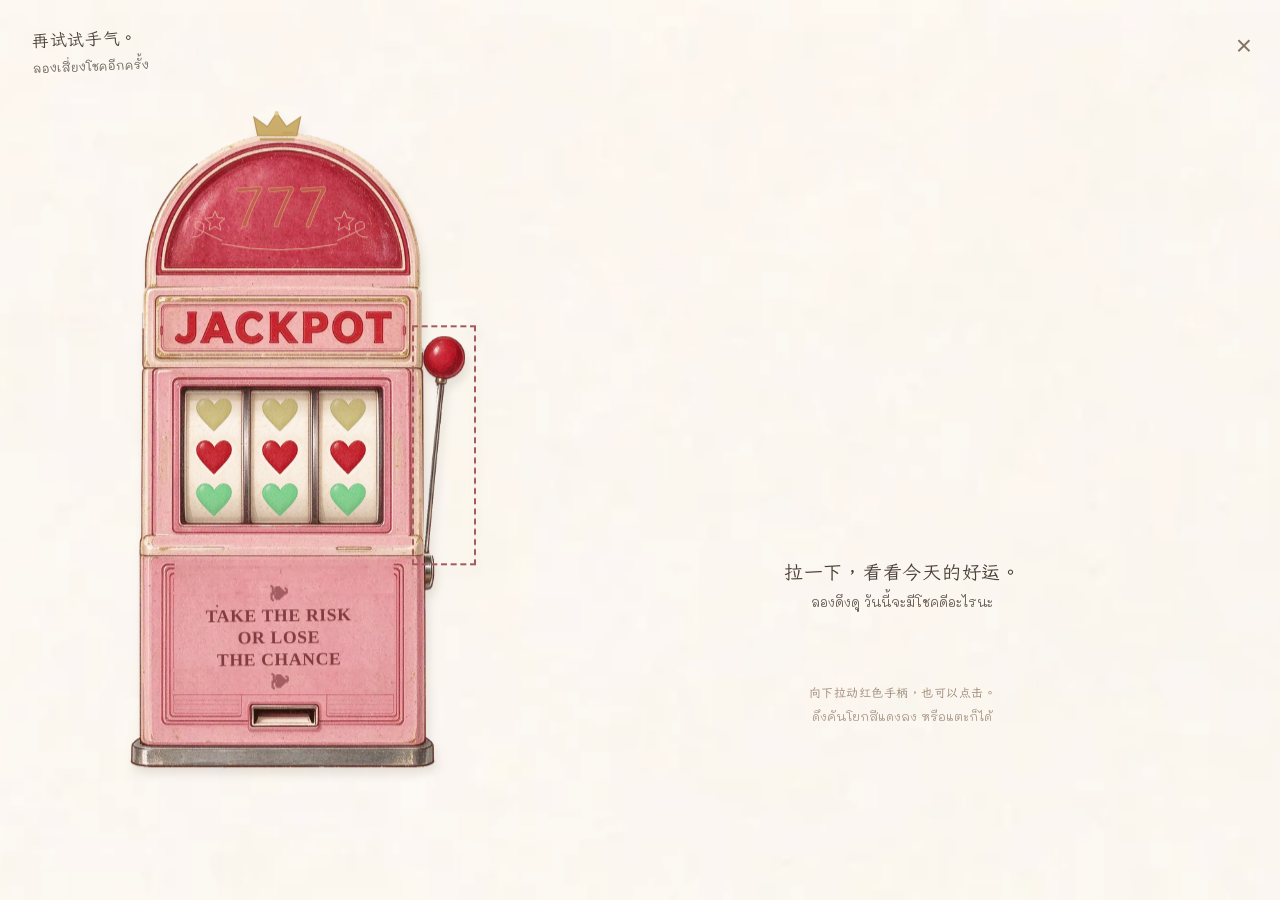
<file: slot-preview.html>
<!doctype html><html lang="zh-CN"><head><meta charset="utf-8"><meta name="viewport" content="width=device-width,initial-scale=1"><title>一点小幸运 · piu</title><style>body[data-slot-standalone]{margin:0;background:#eee9df}
#slot{position:fixed;inset:0;width:100vw;height:100dvh;max-width:none;max-height:none;margin:0;padding:0;border:0;overflow:hidden;box-sizing:border-box;isolation:isolate;background:#eee9df url('[data-uri]') center/cover;color:#4b4038;font-family:'Kaiti SC','STKaiti',KaiTi,serif;animation:none}
#slot::backdrop{background:#eee9df;backdrop-filter:none}#slot:before{content:'';position:absolute;inset:0;background:#fffefa40;z-index:-1;pointer-events:none}
#slot button{font:inherit;color:inherit;cursor:pointer;-webkit-tap-highlight-color:transparent}#slot button:focus-visible{outline:2px dashed #a45b5d;outline-offset:6px}#slot button:disabled{cursor:default}
.slot-heading{position:absolute;left:32px;top:26px;margin:0;font-size:17px;letter-spacing:2px;transform:rotate(-2deg)}
.slot-close{position:absolute;right:20px;top:18px;border:0;background:none;padding:8px;font-size:28px!important;z-index:8;color:#837465!important}
.slot-machine{position:absolute;left:10%;top:50%;width:min(340px,46vh,31vw);aspect-ratio:953/1798;transform:translateY(-50%);container-type:inline-size;filter:drop-shadow(3px 7px 5px #69533e25)}
.slot-body{position:absolute;left:0;top:0;width:90.870934%;height:100%;z-index:2;pointer-events:none}
.slot-crown{position:absolute;left:36%;top:-3.4%;width:16%;height:6%;z-index:3;opacity:.88}
.slot-arch{position:absolute;left:9%;top:3%;width:71%;height:18%;z-index:3;pointer-events:none;opacity:.78}
.slot-panel-copy{position:absolute;left:16%;top:70.8%;width:57%;text-align:center;z-index:3;pointer-events:none;color:#823b3e;font:700 5.2cqw/1.24 Georgia,serif;letter-spacing:.035em;transform:rotate(-.7deg)}
.slot-panel-copy:before,.slot-panel-copy:after{content:'❧';display:block;font-size:6cqw;line-height:1.1;color:#a45d61}
.slot-reel{position:absolute;overflow:hidden;background:#f6eedc url('[data-uri]') center/100% 100%;z-index:1}
.slot-reel:after{content:'';position:absolute;inset:0;background:linear-gradient(#805b3e30,transparent 20%,transparent 80%,#805b3e25);pointer-events:none}
.slot-reel-track{position:absolute;inset:0;display:flex;flex-direction:column;will-change:transform}
.slot-symbol{height:33.333333%;flex:none;width:100%;display:grid;place-items:center}.slot-symbol img{width:77%;height:78%;object-fit:contain;pointer-events:none}
.slot-lever{position:absolute;left:85.93914%;top:31.868743%;width:14.06086%;height:34.927697%;padding:0;border:0;background:none;transform-origin:13.432836% 98.407643%;touch-action:none;user-select:none;z-index:5}
.slot-lever img{display:block;width:100%;height:100%;pointer-events:none}.slot-lever:after{content:'';position:absolute;inset:-10px;cursor:grab}.slot-lever:active:after{cursor:grabbing}
.slot-mouth{position:absolute;left:32%;top:92%;width:25%;height:3%;pointer-events:none}
.slot-rewards{position:absolute;left:47%;right:6%;top:42%;display:flex;align-items:center;gap:3%;z-index:4}
.slot-ticket{position:relative;flex:1;min-width:0;margin:0;opacity:0;visibility:hidden;filter:drop-shadow(1px 4px 3px #6b553025);will-change:transform,opacity}
.slot-ticket img{display:block;width:100%;height:auto;user-select:none;pointer-events:none}
.slot-ticket.is-issued{visibility:visible}.slot-ticket-copy{position:absolute;left:10%;right:29%;top:28%;bottom:18%;display:grid;place-items:center;font-size:15px;color:#654e41}
.slot-win-stamp{position:absolute;right:25%;top:-108px;width:76px;height:76px;border:3px double #964c55;border-radius:49% 52% 48% 51%;display:grid;place-items:center;color:#964c55;font-size:25px;font-weight:700;letter-spacing:1px;transform:rotate(-14deg);opacity:0;visibility:hidden;pointer-events:none}
.slot-win-stamp:after{content:'';position:absolute;inset:4px;border:1px dashed #964c5566;border-radius:50%}
#slot.won .slot-win-stamp{opacity:.85;visibility:visible;animation:slot-stamp .4s cubic-bezier(.2,.8,.2,1)}
.slot-message{position:absolute;left:47%;right:6%;top:61%;text-align:center;font-size:19px;letter-spacing:2px;line-height:1.8;margin:0}
.slot-status{position:absolute;left:47%;right:6%;top:69%;text-align:center;color:#9b8775;font-size:12px;letter-spacing:1px;margin:0}
.slot-footer{position:absolute;left:0;bottom:20px;width:100%;text-align:center}.slot-footer button{border:0;background:none;border-bottom:1px solid #a9937b;padding:7px 5px;font-size:12px!important;letter-spacing:1px}.slot-footer button[hidden]{display:none}
@keyframes slot-stamp{from{opacity:0;transform:translate(12px,-26px) rotate(-22deg) scale(1.7)}to{opacity:.85;transform:rotate(-14deg) scale(1)}}
@media(max-width:700px) and (orientation:portrait){.slot-heading{top:26px;left:19px;font-size:15px}.slot-machine{left:5%;top:46%;width:min(45vw,29vh)}.slot-rewards{left:57%;right:5%;top:29%;height:41%;flex-direction:column;gap:18px;justify-content:center}.slot-ticket{width:100%;flex:0 1 auto}.slot-win-stamp{width:48px;height:48px;right:25%;top:-68px;font-size:18px}.slot-message{left:5%;right:5%;top:auto;bottom:16%;font-size:16px}.slot-status{left:5%;right:5%;top:auto;bottom:11%;font-size:11px}.slot-footer{bottom:24px}.slot-close{right:10px}.slot-ticket-copy{font-size:11px}}
@media(max-height:500px) and (orientation:landscape){.slot-machine{width:43vh}.slot-heading{top:16px;font-size:13px}.slot-win-stamp{width:52px;height:52px;top:-70px;font-size:18px}.slot-message{font-size:15px;top:65%}.slot-status{top:77%;font-size:10px}.slot-footer{bottom:8px}}
@media(prefers-reduced-motion:reduce){#slot *,#slot *:before,#slot *:after{animation:none!important;transition:none!important}}

.slot-footer{display:flex;align-items:center;justify-content:center;gap:26px;padding:0 16px;box-sizing:border-box}.slot-footer #continue-slot{font-size:16px!important;min-height:48px;color:#844a4f}.slot-footer #reset-slot{color:#897567}
@media(max-width:700px){.slot-footer{gap:18px}.slot-footer #continue-slot{font-size:15px!important}}
</style><style>@media (hover:hover) and (pointer:fine){
 html,body{cursor:url('[data-uri]') 3 2,auto}
 button,button *,a,a *,[role="button"],[role="button"] *{cursor:url('[data-uri]') 12 3,pointer!important}
 button:disabled,button:disabled *{cursor:default!important}
 .scratch-window,.scratch-window *{cursor:crosshair!important}
 input[type="text"],textarea,[contenteditable="true"]{cursor:text!important}
 .dragging,.dragging *{cursor:grabbing!important}
}
</style><style>/* Layouts use the viewport instead of shrinking a desktop canvas on phones. */
body[data-scene="camera"]{--photo-width:clamp(270px,27vw,390px)}
body[data-scene="camera"] .stage{inset:0;width:100%;height:100%;transform:none}
body[data-scene="camera"] .words{left:6%;top:6%;font-size:clamp(22px,2vw,30px);line-height:1.6}
body[data-scene="camera"] .camera{left:auto;right:5%;top:9%;width:clamp(240px,29vw,430px);height:auto;aspect-ratio:460/438}
body[data-scene="camera"] .eject{left:64%;top:43%;width:var(--photo-width);height:calc(var(--photo-width)*1.216);transition:left 1.5s,top 1.5s,transform 1.5s}
body[data-scene="camera"] .paper{width:100%;height:auto;aspect-ratio:963/1171;top:-110%}
body[data-scene="camera"] .printing .paper{top:12px}
body[data-scene="camera"] .landed .eject{left:29%;top:52%;transform:translate(-50%,-50%) rotate(-6deg)}
body[data-scene="camera"] .landed .paper{top:0}
body[data-scene="camera"] .hat{width:30.9%;left:48.7%;top:-10.4%;touch-action:none}
body[data-scene="camera"] .glasses{width:43.5%;left:27.8%;top:43.6%;touch-action:none}
body[data-scene="camera"] .wearing-hat .hat,body[data-scene="camera"] .wearing-glasses .glasses{pointer-events:auto;cursor:grab!important}
body[data-scene="camera"] .accessories{left:60%;top:61%;width:36%;max-width:420px;transform:none;animation:none}
body[data-scene="camera"] .accessory-caption{font-size:20px;line-height:1.6}
body[data-scene="camera"] .accessory-choice{width:80px;height:90px;touch-action:none}
body[data-scene="camera"] .accessory-note{font-size:14px;line-height:1.6}
body[data-scene="camera"] .clear-accessories{font-size:15px;min-height:44px;margin-top:8px}
body[data-scene="camera"] .quiet{font-size:16px;left:6%;bottom:90px}
.accessory-drag-ghost{position:fixed;z-index:100;pointer-events:none;transform:translate(-50%,-50%);filter:drop-shadow(2px 4px 3px #69533e40)}
.paper.drop-target:after{content:'';position:absolute;inset:-10px;border:2px dashed #a48f73;border-radius:4px;pointer-events:none}
body[data-scene="film"] .stage{inset:0;width:100%;height:100%;transform:none}
body[data-scene="film"] h1{left:6%;top:7%;font-size:clamp(25px,2.5vw,36px)}
body[data-scene="film"] .cartridge{left:4%;top:calc(26% - var(--film-height)*.1);width:calc(var(--film-height)*.68)}
body[data-scene="film"] .viewport{left:calc(4% + var(--film-height)*.54);top:26%;width:calc(92% - var(--film-height)*.54);height:calc(var(--film-height,447px) + 12px)}
body[data-scene="film"] .track{height:var(--film-height,447px)}
body[data-scene="film"] .photo{font-size:clamp(18px,1.6vw,24px)}
body[data-scene="film"] .caption{left:5%;bottom:105px;font-size:21px}
body[data-scene="film"] .status{left:28%;bottom:160px;font-size:17px}
body[data-scene="film"] .controls{left:28%;right:5%;bottom:90px;gap:15px}
body[data-scene="film"] .controls button{min-width:50px;min-height:50px;font-size:30px}
body[data-scene="film"] .hint{font-size:18px}
body[data-scene="toast"] .greeting p{font-size:58px}
body[data-scene="toast"] .greeting span{font-size:43px}
body[data-scene="toast"] .hint{font-size:30px}
body[data-scene="toast"] .caption{font-size:22px;bottom:90px}
.journey-nav button{font-size:16px;min-height:46px;padding:10px 16px}
.map-controls button{font-size:18px;min-height:48px}.map-controls #focus-route{font-size:15px}
@media(max-width:700px) and (orientation:portrait){
 body[data-scene="camera"]{--photo-width:min(54vw,29vh)}
 body[data-scene="camera"] .words{left:7%;top:25px;right:6%;font-size:23px;line-height:1.5}
 body[data-scene="camera"] .words p+p{margin-left:0;font-size:17px;margin-top:7px}
 body[data-scene="camera"] .camera{right:3%;top:15%;width:38vw;min-width:130px}
 body[data-scene="camera"] .eject{left:52%;top:28%}
 body[data-scene="camera"] .landed .eject{left:40%;top:46%}
 body[data-scene="camera"] .accessories{left:7%;right:7%;top:auto;bottom:105px;width:auto;max-width:none}
 body[data-scene="camera"] .accessory-caption{font-size:17px;margin-bottom:5px}
 body[data-scene="camera"] .accessory-options{justify-content:center;gap:20px}
 body[data-scene="camera"] .accessory-choice{width:70px;height:73px}
 body[data-scene="camera"] .accessory-note{font-size:13px;margin:8px 0 0;text-align:center}
 body[data-scene="camera"] .clear-accessories{font-size:14px;margin:0 auto}
 body[data-scene="camera"] .quiet{bottom:67px;left:7%;right:5%;font-size:13px;line-height:1.5}
 body[data-scene="film"] h1{left:24px;right:20px;top:32px;font-size:25px;line-height:1.6}
 body[data-scene="film"] .cartridge{left:14px;top:calc(33% - var(--film-height)*.1);width:calc(var(--film-height)*.68)}
 body[data-scene="film"] .viewport{left:calc(14px + var(--film-height)*.54);top:33%;width:calc(100% - 32px - var(--film-height)*.54)}
 body[data-scene="film"] .caption{left:24px;top:18%;bottom:auto;font-size:19px}
 body[data-scene="film"] .status{left:24px;right:20px;bottom:185px;font-size:15px;line-height:1.5}
 body[data-scene="film"] .controls{left:18px;right:18px;bottom:115px;gap:8px}
 body[data-scene="film"] .hint{font-size:16px;margin:0 5px}
 body[data-scene="toast"] .stage{width:800px;height:1100px}
 body[data-scene="toast"] .cake{left:110px;top:440px}
 body[data-scene="toast"] .hint{left:110px;top:130px;font-size:43px}
 body[data-scene="toast"] .greeting{left:70px;top:210px}
 body[data-scene="toast"] .greeting p{font-size:66px}
 body[data-scene="toast"] .greeting span{font-size:52px}
 body[data-scene="toast"] .cup-left{left:150px;top:700px}
 body[data-scene="toast"] .cup-right{left:570px;top:680px}
 body[data-scene="toast"] .droplet{left:385px;top:743px}
 body[data-scene="toast"] .caption{left:75px;bottom:65px;font-size:30px}
 .journey-nav button{font-size:16px;min-height:46px}
 .map-controls{gap:14px;bottom:80px}.map-controls button{font-size:17px}.map-controls #focus-route{font-size:14px}
}
</style><style>/* Self-hosted OFL fonts. Licenses: asset-fonts-lxgwwenkaitc-license.txt, asset-fonts-mali-license.txt */
@font-face{font-family:BirthdayWenKai;src:url('asset-fonts-wenkai-site.woff2?v=02fece9663') format('woff2');font-style:normal;font-weight:400;font-display:swap}
@font-face{font-family:BirthdayMali;src:url('asset-fonts-mali-regular.woff2?v=b91e015ef8') format('woff2');font-style:normal;font-weight:400;font-display:swap}
:root{--font-zh:BirthdayWenKai,'PingFang SC','Microsoft YaHei',sans-serif;--font-th:BirthdayMali,'Thonburi','Noto Sans Thai',sans-serif}
body,button,a,input,legend{font-family:var(--font-zh)!important;font-weight:400}.bi{line-height:1.55;white-space:normal}.bi-zh{display:block!important;font-family:var(--font-zh)!important;font-size:inherit!important;font-weight:400!important;line-height:1.5!important;letter-spacing:.04em!important;color:inherit!important;padding:0!important;margin:0!important;transform:none!important;max-width:none!important;text-shadow:none!important}.bi-th{display:block!important;font-family:var(--font-th)!important;font-size:max(12px,.68em)!important;font-weight:400!important;line-height:1.55!important;letter-spacing:0!important;color:inherit!important;padding:0!important;margin:5px 0 0!important;transform:none!important;max-width:none!important;text-shadow:none!important;white-space:normal!important;word-break:normal;overflow-wrap:anywhere;opacity:.82}.bi-inline{display:inline-block;vertical-align:middle}.bi-inline .bi-th{font-size:max(11px,.68em)!important}button .bi-th,a .bi-th{font-size:max(11px,.7em)!important;margin-top:3px!important}.bi-zh .bi-th,.bi-th .bi-th{display:none!important}
svg text{font-family:var(--font-zh)!important}.svg-th{font-family:var(--font-th)!important;font-size:9px;letter-spacing:0;stroke-width:1px}.place-label .place-en{transform:translateY(10px)}.paper-heading>p{max-width:370px}.paper-heading .bi-th{font-size:12px!important;letter-spacing:0!important}.map-controls{gap:20px}.map-controls button{white-space:normal;min-width:110px}.map-credit .bi-th{font-size:9px!important}.boarding-kicker .bi-th,.boarding-note .bi-th{font-size:9px!important;margin-top:1px!important;line-height:1.3!important}.boarding-cities .bi-th{font-size:11px!important}.boarding-cities{margin-top:1cqw}.boarding-note{bottom:-1cqw}.boarding-cities small{margin-top:.4cqw}.boarding-copy{top:24%}.boarding-main .bi-inline{display:inline-block}.heart-words>.bi{max-width:80%;text-align:center}.flight-actions{gap:18px;max-width:94%;white-space:normal}.flight-actions button{min-width:85px}.scratch-heading,.slot-heading{line-height:1.4}.scratch-stamp .bi-th{font-size:14px!important;line-height:1.2!important;margin-top:2px!important}.slot-win-stamp .bi-th{font-size:11px!important;margin:0!important;line-height:1.2!important}.scratch-hint .bi-th,.slot-status .bi-th{font-size:12px!important}.scratch-footer,.slot-footer{bottom:65px}.scratch-count{margin:8px 0}.scratch-keyboard-hint .bi-th{font-size:10px!important}.journey-nav{align-items:flex-end}.journey-nav button{max-width:46%;font-size:14px!important;padding:7px 10px!important}.journey-nav .bi-th{font-size:11px!important;line-height:1.3!important}.scene-actions{bottom:16%;gap:12px}.scene-actions button{font-size:16px}.scene-actions #replay{font-size:14px}.words .bi-th{font-size:16px!important;line-height:1.7!important}.chapter .bi-th{font-size:14px!important}.clock .bi-th{font-size:12px!important;margin-top:2px!important}.collage figcaption .bi-th{font-size:11px!important}.birthday-words{top:26%}.birthday-words h1{font-size:clamp(27px,2.7vw,38px)}.birthday-words .birthday-note{margin-top:18px}.birthday-words .bi-th{font-size:15px!important}.birthday-words>p{margin:16px 0}.accessory-caption .bi-th{font-size:13px!important}.accessory-note .bi-th{font-size:11px!important}.accessories legend .bi-th{font-size:12px!important}.film-scene .bi-th{max-width:100%}.controls .hint .bi-th{font-size:12px!important}.photo .bi-th{font-size:11px!important}.gift-layout{inset:7% 8% 17%}.greeting .ding{margin-bottom:10px}.greeting h1{font-size:29px}.greeting .invitation{margin:12px 0}.gift-scene .greeting .bi-th{font-size:15px!important}.gift-hint .bi-th{font-size:12px!important}.letter-pocket{margin-top:17px}.closing{bottom:10%}.closing .bi-th{font-size:13px!important}.read-link{font-size:15px}.close-letter .bi-th{font-size:12px!important}
/* Cake typography: keep each translation inside its paper, with no faux bold or rotated text. */
.note>span{display:block;position:relative;width:84%;max-width:84%;padding:0!important;transform:none!important;text-align:center;letter-spacing:0;text-shadow:none!important}.note>span .bi-zh{font-size:18px!important;line-height:1.35!important;letter-spacing:.02em!important}.note>span .bi-th{font-size:12px!important;line-height:1.45!important;margin-top:4px!important;opacity:.9}.note[data-note="4"]>span .bi-zh{font-size:18px!important}.note[data-note="4"]>span .bi-th{font-size:12px!important;white-space:nowrap!important}.note[data-note="4"]>span{white-space:normal}.tray-copy{top:0}.tray-copy p:first-child{font-size:18px}.tray-copy p:last-child{font-size:14px}.tray-copy .bi-th{font-size:12px!important}.wish-copy{top:29%;width:35%;right:5%}.wish-copy p{font-size:25px;line-height:1.5}.wish-copy .bi-th{font-size:16px!important}.wish-copy>span .bi-th{font-size:13px!important}.wish-scene h1{font-size:24px}.wish-scene h1 .bi-th{font-size:14px!important;max-width:370px}.wish-scene .actions{bottom:90px}.wish-scene .actions button{font-size:16px}.wish-scene .actions .bi-th{font-size:12px!important}.plate-caption .bi-th{font-size:11px!important}
@media(max-width:700px){.bi-th{font-size:max(12px,.7em)!important}.birthday-words{top:59%;left:8%;right:8%;text-align:center}.birthday-words h1{font-size:25px;margin:10px 0}.birthday-words>p{font-size:18px;line-height:1.4;margin:12px 0}.birthday-words .birthday-note{font-size:16px;margin:12px 0}.birthday-words .bi-th{font-size:12px!important}.birthday-words .birthday-kicker{display:none}.birthday-collage{height:45vh!important;top:9%!important}.birthday-note .bi-zh{white-space:normal}.scene-actions{bottom:88px;gap:10px}.scene-actions button{font-size:14px}.scene-actions .bi-th{font-size:11px!important}.childhood-scene .words{top:70%;font-size:18px}.childhood-scene .words p{display:block;margin:0}.childhood-scene .words .bi-th{font-size:12px!important;line-height:1.4!important}.assembly-hint{bottom:34%;font-size:15px}.assembly-hint .bi-th{font-size:12px!important}.chapter{top:14px;font-size:19px}.chapter .bi-th{font-size:12px!important}.keepsake{top:42%;height:48vh}.childhood-scene .words .lockscreen-words{margin-top:7px!important}.camera .bi-th{font-size:12px!important}.accessory-caption{font-size:16px}.accessory-note{font-size:12px}.accessories{padding-bottom:15px}.clear-accessories .bi-th{font-size:11px!important}.paper-heading{left:12px;right:12px;top:18px;max-width:340px}.paper-heading>p{font-size:17px}.map-controls{bottom:65px;width:94%;justify-content:center;gap:16px}.map-controls button{font-size:14px!important;min-width:0;max-width:48%}.map-controls button .bi-th{font-size:11px!important}.map-credit{bottom:10px;max-width:45%;text-align:right}.bilingual #memory{width:94vw;height:min(720px,85dvh);overflow:auto}.bilingual #memory .paper-card{aspect-ratio:auto;height:100%;min-height:570px;background:#ece4d1;border-radius:3px}.bilingual #memory .card-texture{object-fit:fill}.memory-words{top:7%;left:10%;width:80%;text-align:center}.memory-words h1{font-size:28px;margin:8px 0}.memory-words h1 .bi-th{font-size:18px!important}.memory-words .subtitle{font-size:18px;margin:10px 0}.memory-words .small-copy{font-size:15px;margin:10px 0}.memory-words .bi-th{font-size:12px!important}.memory-words .eyebrow{font-size:9px}.bilingual #spread-photos{font-size:14px;padding:8px 16px}.bilingual .polaroid{width:37%;top:55%;left:20%}.bilingual .p2{left:40%;top:53%}.bilingual .p3{left:30%;top:56%}.bilingual .spread .p1{left:7%;top:15%;width:45%;transform:rotate(-6deg)}.bilingual .spread .p2{left:49%;top:32%;width:45%;transform:rotate(5deg)}.bilingual .spread .p3{left:8%;top:49%;width:45%;transform:rotate(-3deg)}.bilingual .photo-note{font-size:12px;bottom:3%;line-height:1.1}.bilingual .photo-note .bi-th{font-size:10px!important;line-height:1.2!important;margin-top:1px!important}.bilingual .empty{font-size:14px;letter-spacing:0}.bilingual .empty .bi-th{font-size:11px!important}.bilingual .photo-help{bottom:8%;left:5%;right:5%;text-align:center;font-size:13px}.bilingual .photo-help .bi-th{font-size:11px!important}.bilingual .card-caption{bottom:2%;left:7%;font-size:11px}.bilingual .card-caption .bi-th{font-size:10px!important}.bilingual #gather-photos{bottom:16%;right:5%;font-size:13px}.boarding-stage{width:96vw;top:43%}.boarding-kicker .bi-th{font-size:7px!important}.boarding-note .bi-th{font-size:7px!important}.boarding-cities{font-size:4.8cqw;gap:3cqw}.boarding-cities .bi-th{font-size:8px!important;line-height:1.2!important;margin:1px 0!important}.boarding-cities small{font-size:1.5cqw}#boarding-help{top:60%;padding:0 20px;font-size:15px}#boarding-help .bi-th{font-size:12px!important}.flight-actions{bottom:70px}.flight-actions .bi-th{font-size:11px!important}.heart-words .bi-th{font-size:16px!important}.scratch-heading,.slot-heading{font-size:22px!important}.scratch-heading .bi-th,.slot-heading .bi-th{font-size:14px!important}.scratch-hint .bi-th,.slot-message .bi-th{font-size:12px!important}.scratch-footer{bottom:80px}.slot-footer{bottom:65px}.gift-layout{inset:30px 7% 120px}.gift{width:min(45vw,21vh)}.greeting .ding{font-size:16px;margin-bottom:5px}.greeting h1{font-size:22px}.gift-scene .greeting .bi-th{font-size:13px!important;margin-top:3px!important}.greeting .invitation{font-size:16px;margin:9px 0}.gift-hint{margin-top:5px}.letter-column{padding-top:10px}.letter-pocket{margin-top:15px}.letter{min-height:140px;aspect-ratio:2.2}.closing{bottom:83px;font-size:16px}.closing .bi-th{font-size:12px!important}.read-link{font-size:14px}.standalone-return{bottom:14px;font-size:13px}.wish-scene header{left:6%;top:20px;right:6%}.wish-scene h1{font-size:19px;line-height:1.4;max-width:310px}.wish-scene h1 .bi-th{font-size:12px!important;line-height:1.45!important}.wish-scene .arena{top:165px;bottom:130px}.wish-scene .note>span .bi-zh{font-size:16px!important;line-height:1.3!important}.wish-scene .note>span .bi-th{font-size:11px!important;line-height:1.4!important;margin-top:3px!important}.wish-scene .note[data-note="4"]>span .bi-th{font-size:10.5px!important}.wish-scene .tray-copy{top:auto;bottom:-8px}.wish-scene .tray-copy p:first-child{font-size:13px;margin-bottom:4px}.wish-scene .tray-copy p:last-child{font-size:12px}.wish-scene .tray-copy .bi-th{font-size:11px!important;line-height:1.3!important;margin-top:2px!important}.wish-scene .actions{bottom:70px}.wish-scene .actions button{font-size:14px}.wish-copy{top:auto;left:6%;right:6%;bottom:165px;width:88%}.wish-copy p{font-size:21px;margin-bottom:10px}.wish-copy .bi-th{font-size:13px!important;line-height:1.5!important}.wish-copy>span{font-size:13px}.wish-copy>span .bi-th{font-size:11px!important}.wish-scene .plate-caption{display:none}}
@media(max-height:700px) and (max-width:700px){.gift-layout{top:20px;bottom:130px}.gift{width:17vh}.greeting h1{font-size:20px}.greeting .ding{margin-bottom:2px}.greeting .invitation{margin:5px 0;font-size:14px}.gift-scene .greeting .bi-th{font-size:12px!important}.letter{min-height:108px;aspect-ratio:2.7}.letter-pocket{margin-top:12px}.read-link{font-size:12px;margin-top:4px;padding:4px}.gift-hint{font-size:12px}.wish-scene .arena{top:145px;bottom:120px}.wish-scene h1{font-size:17px}.wish-scene .eyebrow{display:none}.wish-copy{bottom:150px}.wish-copy p{font-size:18px}.wish-copy .bi-th{font-size:12px!important}.wish-copy>span{display:none}.birthday-words{top:54%}.birthday-words .birthday-note{margin-top:8px;font-size:14px}.birthday-words .bi-th{font-size:11px!important}}
@media(max-width:700px){html.wish-page{overflow-y:auto!important;height:100%;overscroll-behavior-y:contain}html.wish-page body{height:auto;min-height:100%;overflow:visible}html.wish-page .wish-scene{height:max(100dvh,1040px);min-height:1040px}html.wish-page .wish-scene .arena{top:170px;bottom:180px}html.wish-page .wish-scene .actions{bottom:92px}html.wish-page .wish-copy{bottom:200px}html.wish-page .wish-scene .note>span .bi-th{font-size:12px!important}html.wish-page .wish-scene .note[data-note="4"]>span .bi-th{font-size:11px!important}.wish-scene.lit .arena,.wish-scene.finished .arena{bottom:330px!important}.wish-scene.lit,.wish-scene.finished{height:max(100dvh,1000px)!important;min-height:1000px!important}.wish-scene.lit .wish-copy,.wish-scene.finished .wish-copy{bottom:175px}.wish-scene.lit .night-shade{position:absolute}.wish-scene .tray-copy p:first-child{margin-bottom:8px}}

.note .bi-zh,.note .bi-th{text-align:center!important}.wish-scene header{max-width:370px}.wish-scene .note span span{width:auto!important}.bi-zh{white-space:normal!important}

.ticket .opening-thai{position:absolute;left:190px;top:610px;width:410px;text-align:center;font:24px/1.5 BirthdayMali,sans-serif;letter-spacing:0;color:#29251f;pointer-events:none;z-index:1}

.note>span .bi-zh{font-size:17px!important;line-height:1.3!important}.note .bi-th{line-height:1.4!important}.note>span{width:90%;max-width:90%;align-self:center}.wish-scene .note .bi-zh,.wish-scene .note .bi-th{padding:0!important;margin-left:0!important;margin-right:0!important}.note[data-note="1"]>span,.note[data-note="3"]>span{transform:none!important}.note{transform-origin:50% 50%}
body[data-scene="camera"] .accessories{top:49%}
@media(max-width:700px) and (orientation:portrait){body[data-scene="camera"] .camera{top:21%}body[data-scene="camera"] .landed .eject{top:41.5%}body[data-scene="camera"] .accessories{top:auto;bottom:105px}.bilingual .polaroid{width:34%;top:58%}.bilingual .p2{top:57%}.bilingual .p3{top:59%}.boarding-kicker{position:absolute;top:-105px;left:0;width:86vw;font-size:17px}.boarding-kicker .bi-th{font-size:12px!important}.boarding-note{top:calc(100% + 35px);bottom:auto;left:0;width:86vw;font-size:15px}.boarding-note .bi-th{font-size:12px!important}.boarding-cities{margin-top:10px;font-size:18px;gap:16px}.boarding-cities .bi-th{font-size:11px!important;line-height:1.5!important}.boarding-cities small{font-size:8px}#boarding-help{top:70%;margin-top:0}.scratch-card{width:min(76vw,40vh);top:42%}.scratch-hint{bottom:140px}.scratch-footer{bottom:24px!important;display:flex;justify-content:center;gap:24px}.scratch-footer #next-slot{margin-left:0}.scratch-footer button{font-size:14px!important}.scratch-keyboard-hint{width:1px;height:1px;overflow:hidden;clip-path:inset(50%)}.slot-message{bottom:170px}.slot-status{bottom:105px}.slot-footer{bottom:25px!important}.slot-footer button{font-size:14px!important}}

body[data-scene="toast"] .greeting .bi-th{font-size:30px!important;line-height:1.5!important;margin-top:10px!important}body[data-scene="toast"] .caption{font-size:34px!important}body[data-scene="toast"] .caption .bi-th,body[data-scene="toast"] .hint .bi-th{font-size:27px!important;line-height:1.5!important}

.wish-scene.started header{opacity:0;pointer-events:none}@media(min-width:701px){.wish-scene .arena{top:80px;bottom:90px}}.scratch-hint .scratch-count{font-size:12px!important}

.wish-copy .bi-zh{opacity:1!important}.wish-copy .bi-zh br{display:initial!important}

body[data-scene="camera"] .eject{pointer-events:none}body[data-scene="camera"] .landed .paper{pointer-events:auto}

@media(max-width:700px) and (orientation:portrait){#boarding:not(.departing)::backdrop{background:#123241b8}.boarding-kicker,.boarding-note{color:#fff5dc}#boarding-help{color:#fff5dc}#boarding-help span{opacity:1}}

/* Keep the full birthday caption and accessory instructions clear on desktop. */
@media(min-width:701px){body[data-scene="camera"] .landed .eject{top:57%}body[data-scene="camera"] .accessories{top:61%}body[data-scene="camera"] .accessory-caption{font-size:18px;margin-bottom:8px}body[data-scene="camera"] .accessory-choice{width:70px;height:75px}body[data-scene="camera"] .accessory-note{margin:8px 0 0}body[data-scene="camera"] .clear-accessories{margin-top:0;min-height:40px}body[data-scene="camera"] .quiet{bottom:20px}}

/* A smaller print leaves breathing room for the camera, caption and drag targets. */
@media(max-width:700px) and (orientation:portrait){
 body[data-scene="camera"]{--photo-width:min(44vw,24dvh)}
 body[data-scene="camera"] .landed .eject{left:34%;top:41%}
 body[data-scene="camera"] .accessory-choice{width:58px;height:66px}
 body[data-scene="camera"] .accessory-options{gap:14px}
 body[data-scene="camera"] .accessory-group{gap:7px}
 body[data-scene="camera"] .accessory-caption{font-size:16px}
}

.note[data-note="4"]>span .bi-th{white-space:normal!important}.note[data-note="4"]>span .bi-zh{font-size:15px!important}.note[data-note="4"]>span .bi-th{font-size:11px!important}
/* Place copy below the overlapping torn rim, inside each visible tier. */
.wish-scene .note:not([data-note="4"])>span{transform:translateY(8px)!important}
.wish-scene .note>span .bi-zh{font-size:16px!important;line-height:1.25!important}
.wish-scene .note>span .bi-th{font-size:11px!important;line-height:1.35!important;margin-top:3px!important}
.wish-scene .note[data-note="3"]>span .bi-zh{font-size:15px!important}

.camera-composition{display:contents}
/* Keep bilingual copy in document flow on phones, including short WeChat windows. */
@media(max-width:700px) and (orientation:portrait){
 html.camera-page{height:100%;overflow-y:auto!important;overscroll-behavior-y:contain}
 html.camera-page body{height:auto;min-height:100%;overflow:visible}
 body[data-scene="camera"] .stage{position:relative;inset:auto;height:auto;min-height:100dvh;display:flex;flex-direction:column;gap:16px;padding:24px 7% 110px}
 body[data-scene="camera"] .words{position:relative;left:auto;right:auto;top:auto;font-size:22px;flex:none}
 body[data-scene="camera"] .camera-composition{display:block;position:relative;flex:none;height:260px;margin:0 -5vw}
 body[data-scene="camera"] .camera{top:0;right:1%;width:38vw;min-width:120px}
 body[data-scene="camera"] .eject{left:52%;top:112px}
 body[data-scene="camera"] .landed .eject{left:32%;top:143px}
 body[data-scene="camera"] .accessories{position:relative;inset:auto;width:100%;margin:0;padding:0;flex:none}
 body[data-scene="camera"] .accessory-caption{font-size:16px;margin:0 0 8px}
 body[data-scene="camera"] .accessory-note{font-size:13px;line-height:1.65;margin:10px 0 6px}
 body[data-scene="camera"] .clear-accessories{min-height:48px;margin:0 auto}
 body[data-scene="camera"] .quiet{position:relative;inset:auto;font-size:13px;line-height:1.6;flex:none;margin:0}
 body[data-scene="camera"] .accessory-options{gap:10px}
 body[data-scene="camera"] .accessory-choice{width:clamp(48px,14.8vw,62px);height:66px}
}

/* Each mobile scratch section owns its space; never position copy over the card. */
@media(max-width:700px) and (orientation:portrait){
 #scratch[open]{display:flex;flex-direction:column;align-items:center;gap:20px;overflow-y:auto;overflow-x:hidden;padding:26px 22px max(28px,env(safe-area-inset-bottom));scroll-padding:20px;overscroll-behavior-y:contain}
 #scratch .scratch-heading{position:relative;inset:auto;align-self:stretch;margin:0 38px 0 0;flex:none;font-size:22px!important}
 #scratch .scratch-bunting{top:93px;right:20px;width:80px}
 #scratch .scratch-layout{position:relative;inset:auto;width:100%;flex:none;padding:20px 0 12px;animation:none}
 #scratch .scratch-card{position:relative;inset:auto;width:min(72vw,280px);margin:0 auto;transform:rotate(-2deg)}
 #scratch .scratch-hint{position:relative;inset:auto;width:100%;max-width:none;flex:none;margin:0;text-align:center;transform:none;font-size:16px}
 #scratch .scratch-hint .scratch-count{margin-top:10px}
 #scratch .scratch-footer{position:relative;inset:auto!important;width:100%;min-height:54px;flex:none;display:flex;align-items:center;justify-content:center;gap:24px;margin:0;padding:0}
 #scratch .scratch-footer button{min-height:48px;padding:8px 4px}
 #scratch .scratch-footer #next-slot{margin-left:0}
 #scratch .scratch-stamp{aspect-ratio:2.65}
 #scratch .scratch-stamp strong{font-size:10cqw}
 #scratch .scratch-stamp .bi-th{font-size:12px!important;line-height:1.3!important;margin-top:2px!important}
 html.childhood-page{height:100%;overflow-y:auto!important;overscroll-behavior-y:contain}
 html.childhood-page body{height:auto;min-height:100%;overflow:visible}
 .childhood-scene{height:auto;min-height:100dvh;display:flex;flex-direction:column;align-items:center;gap:24px;padding:24px 7% 120px}
 .childhood-scene .chapter{position:relative;inset:auto;align-self:stretch;margin:0;font-size:19px}
 .childhood-scene .keepsake{position:relative;inset:auto;transform:none;flex:none;width:min(64vw,260px);height:auto;aspect-ratio:9/19.5;margin:20px 0 0}
 .childhood-scene .words{position:relative;inset:auto;transform:none;width:100%;margin:12px 0 0;font-size:18px;text-align:center}
 .childhood-scene .words p{margin:0!important}
 .childhood-scene .words .lockscreen-words{display:none!important}
 .childhood-scene.lockscreen .words .lockscreen-words{display:block!important;margin-top:14px!important}
 .childhood-scene .assembly-hint{position:relative;inset:auto;width:100%;font-size:15px;margin:0;text-align:center}
 .childhood-scene.assembled .assembly-hint{display:none}
 .childhood-scene .scene-actions{position:relative;inset:auto;justify-content:center;flex:none;width:100%;margin:0;gap:16px}
 .childhood-scene .scene-actions button{min-height:48px}
 .childhood-scene .standalone-wish{position:relative;inset:auto;align-self:flex-end;margin:0}
 .childhood-scene:not(.lockscreen) .keepsake{height:330px;aspect-ratio:auto}
 .childhood-scene:not(.lockscreen) .collage{bottom:20%}
 .childhood-scene.lockscreen .collage{bottom:24%;width:88%}
 .childhood-scene.lockscreen .collage figcaption{top:100%;bottom:auto;padding:4px 0;margin:0;line-height:1.4}
}

/* Keep the slot artwork and bilingual copy in separate rows on phones. */
.slot-art{display:contents}
@media(max-width:700px) and (orientation:portrait){
 #slot[open]{display:flex;flex-direction:column;gap:22px;align-items:stretch;overflow-y:auto;padding:26px 20px 32px;scroll-padding:20px;overscroll-behavior-y:contain}
 #slot .slot-heading{position:relative;inset:auto;margin:0 38px 0 0;flex:none}
 #slot .slot-art{display:block;position:relative;width:100%;height:calc(min(45vw,190px)*1798/953 + 30px);flex:none}
 #slot .slot-machine{left:0;top:20px;width:min(45vw,190px);transform:none}
 #slot .slot-rewards{left:57%;right:0;top:80px;bottom:12px;height:auto;gap:16px}
 #slot .slot-win-stamp{top:-65px;right:25%;width:52px;height:52px}
 #slot .slot-message,#slot .slot-status{position:relative;inset:auto;width:100%;margin:0;text-align:center;flex:none}
 #slot .slot-message{font-size:17px}
 #slot .slot-status{font-size:13px}
 #slot .slot-footer{position:relative;inset:auto!important;width:100%;padding:0;min-height:54px;gap:18px;flex:none}
 #slot .slot-footer button{min-height:48px;max-width:66%}
 /* The folded photos no longer cover the open button; unfolded photos own grid cells. */
 .bilingual #memory{height:auto;max-height:90dvh;overflow-y:auto;overflow-x:hidden;width:94vw;scroll-padding:20px}
 .bilingual #memory .paper-card{display:flex;flex-direction:column;height:auto;min-height:0;padding:38px 18px 24px;gap:18px}
 .bilingual #memory .memory-words{position:relative;inset:auto;width:100%;order:1;text-align:center}
 .bilingual #memory .photos{position:relative;inset:auto;width:100%;height:235px;order:2;flex:none;margin:4px 0 0}
 .bilingual #memory .polaroid{width:48%;left:13%;top:12%;}
 .bilingual #memory .p2{left:42%;top:8%}
 .bilingual #memory .p3{left:27%;top:3%}
 .bilingual #memory .photo-help{position:relative;inset:auto;margin:0;width:100%;text-align:center;order:3}
 .bilingual #memory .card-caption{position:relative;inset:auto;order:5;margin:0;text-align:center}
 .bilingual #memory #gather-photos{position:relative;inset:auto;order:4;align-self:center;min-height:48px;margin:0}
 .bilingual #memory .spread .memory-words{display:none}
 .bilingual #memory .spread .photos{height:auto;display:grid;grid-template-columns:repeat(2,minmax(0,1fr));gap:26px 22px;padding:18px 4px 8px}
 .bilingual #memory .spread .polaroid{position:relative;inset:auto!important;width:100%;}
 .bilingual #memory .spread .p1{transform:rotate(-4deg)}
 .bilingual #memory .spread .p2{transform:rotate(4deg)}
 .bilingual #memory .spread .p3{grid-column:1 / -1;justify-self:center;width:48%;transform:rotate(-3deg)}
 .bilingual #memory .photo-note{bottom:3%;font-size:12px;letter-spacing:0}
 .bilingual #memory .photo-note .bi-th{font-size:10px!important}
}

/* Incoming lock-screen message: reserve a row above the shortcut buttons. */
.phone-notification{position:absolute;left:5%;right:5%;bottom:15%;z-index:4;display:flex;align-items:flex-start;gap:8px;padding:10px;border:1px solid #ffffff70;border-radius:15px;background:#f6f5efdc;backdrop-filter:blur(14px);-webkit-backdrop-filter:blur(14px);box-shadow:0 3px 12px #292b2924;color:#454c44;animation:notification-arrives .65s cubic-bezier(.2,.75,.25,1) both}
.phone-notification[hidden]{display:none!important}
.notification-icon{width:25px;height:25px;flex:none;display:grid;place-items:center;border-radius:7px;background:#78a788;margin-top:1px}
.notification-icon svg{width:19px;height:19px;fill:#fff}
.notification-copy{min-width:0;flex:1;font-size:12px;line-height:1.4}
.notification-copy strong{font:600 12px/1.3 system-ui,sans-serif}
.notification-copy p{margin:3px 0 0;font-size:12px;letter-spacing:0}
.notification-copy .bi-th{font-size:10px!important;line-height:1.3!important;margin-top:3px!important}
.childhood-scene.lockscreen .collage{bottom:38%;width:78%}
.childhood-scene.lockscreen .collage-sticker{top:-7%}
@keyframes notification-arrives{from{opacity:0;transform:translateY(22px) scale(.96)}to{opacity:1;transform:none}}
@media(prefers-reduced-motion:reduce){.phone-notification{animation:none}}

/* Fit later chapters to the available phone screen, preserving readable controls. */
@media(max-width:700px) and (orientation:portrait){
 #scratch[open]{gap:10px;padding:18px 20px 20px;justify-content:center}
 #scratch .scratch-heading{font-size:20px!important}
 #scratch .scratch-layout{padding:8px 0}
 #scratch .scratch-card{width:min(72vw,280px,calc((100dvh - 310px)*1089/1705))}
 #scratch .scratch-hint{font-size:15px}
 #scratch .scratch-hint p{margin:4px 0}
 #scratch .scratch-hint .scratch-count{margin-top:6px}
 #scratch .scratch-footer{min-height:48px}
 #scratch .scratch-bunting{top:52px;width:65px}
 #slot[open]{gap:12px;padding:18px 20px 22px;justify-content:center}
 #slot .slot-heading{font-size:20px!important}
 #slot .slot-art{height:min(42dvh,350px)}
 #slot .slot-machine{top:14px;width:calc((min(42dvh,350px) - 20px)*953/1798)}
 #slot .slot-rewards{top:48px;bottom:8px;left:57%;gap:12px}
 #slot .slot-win-stamp{top:-46px;width:40px;height:40px}
 #slot .slot-message{font-size:16px}
 #slot .slot-status{font-size:12px}
 #slot .slot-footer{min-height:48px}
 html.childhood-page body{height:100%;min-height:0}
 .childhood-scene{height:100dvh;min-height:0;gap:10px;padding:18px 6% 82px}
 .childhood-scene .chapter{font-size:17px;line-height:1.4;flex:none}
 .childhood-scene .keepsake{width:auto;height:min(56dvh,calc(100dvh - 265px));aspect-ratio:9/19.5;margin:0;flex:none}
 .childhood-scene:not(.lockscreen) .keepsake{width:min(64vw,260px);height:auto;min-height:0;flex:1;aspect-ratio:auto}
 .childhood-scene:not(.lockscreen) .collage{bottom:23%;width:110%}
 .childhood-scene .words{font-size:16px;line-height:1.4;margin:0}
 .childhood-scene.lockscreen .words p:not(.lockscreen-words){display:none!important}
 .childhood-scene.lockscreen .words .lockscreen-words{margin-top:0!important}
 .childhood-scene .assembly-hint{font-size:14px}
 .childhood-scene .scene-actions{margin-top:auto}
 .childhood-scene .standalone-wish{position:absolute;right:5%;bottom:14px;font-size:13px}
 .childhood-scene .phone-notification{padding:7px;gap:6px;border-radius:11px;bottom:13%}
 .childhood-scene .notification-icon{width:20px;height:20px}
 .childhood-scene .notification-copy strong,.childhood-scene .notification-copy p{font-size:10px}
 .childhood-scene .notification-copy .bi-th{font-size:9px!important}
 .childhood-scene .phone-shortcuts{bottom:5%}
 .childhood-scene .phone-shortcuts span{width:26px;height:26px}
 .childhood-scene .phone-shortcuts svg{width:15px;height:15px}
 .childhood-scene .clock strong{font-size:clamp(35px,6dvh,50px)}
 .childhood-scene .clock span{font-size:12px}
 .childhood-scene .clock .bi-th{font-size:10px!important}
 .childhood-scene .collage-scribble{font-size:14px}
 .childhood-scene.lockscreen .collage figcaption{font-size:10px}
 .childhood-scene.lockscreen .collage figcaption .bi-th{font-size:9px!important}
 html.wish-page body{height:100%;min-height:0}
 html.wish-page .wish-scene,html.wish-page .wish-scene.lit,html.wish-page .wish-scene.finished{height:100dvh!important;min-height:0!important}
 html.wish-page .wish-scene .arena{top:30px;bottom:135px}
 html.wish-page .wish-scene.started .arena{top:30px}
 html.wish-page .wish-scene.ready .arena{top:35px;bottom:135px}
 html.wish-page .wish-scene.lit .arena,html.wish-page .wish-scene.finished .arena{top:32px;bottom:250px!important}
 html.wish-page .wish-scene .actions{bottom:76px}
 html.wish-page .wish-scene .tray-copy{bottom:0}
 html.wish-page .wish-scene .tray-copy p:first-child{margin:0 0 6px}
 html.wish-page .wish-scene .tray-copy p:last-child{font-size:12px}
 html.wish-page .wish-scene .wish-copy{bottom:155px}
 html.wish-page .wish-copy p{font-size:19px;margin-bottom:6px}
 html.wish-page .wish-copy .bi-th{font-size:12px!important}
 html.wish-page .wish-copy>span{display:none}
 html.wish-page .wish-scene .note.placed>span .bi-zh{font-size:clamp(10px,4.8cqw,16px)!important}
 html.wish-page .wish-scene .note.placed>span .bi-th{font-size:clamp(8px,3.5cqw,11px)!important;line-height:1.2!important;margin-top:2px!important}
 html.wish-page .wish-scene .note.placed>span{transform:none!important}
 html.wish-page .wish-scene .note:not(.placed)>span .bi-zh{font-size:16px!important}
 html.wish-page .wish-scene .note:not(.placed)>span .bi-th{font-size:11px!important}
 html.wish-page .wish-scene .matchstick{bottom:48px}
 html.wish-page .wish-scene .match-hint{bottom:0;margin:0}
 .wish-scene .note{container-type:inline-size;transition:transform .65s cubic-bezier(.2,.75,.25,1),width .65s,height .65s,filter .3s,opacity .3s}
 .wish-scene .note.dragging{transition:none}
}
.cake-doodles svg{display:block;width:20px;height:20px}

@media(max-width:700px) and (orientation:portrait){.childhood-scene.lockscreen .collage-sticker{white-space:nowrap;font-size:8px;letter-spacing:2px;padding:5px 8px;left:18%}}

/* Flight continuation must be legible and reachable even if rendering stalls. */
#flight .flight-actions{bottom:max(22px,env(safe-area-inset-bottom));width:min(88vw,360px);max-width:none;display:flex;flex-wrap:wrap;justify-content:center;gap:8px 20px;z-index:5}
#flight .flight-actions button{min-height:44px;font-size:14px;letter-spacing:0;white-space:normal}
#flight #next-scratch{order:0;flex:0 0 100%;padding:12px 18px;border:1px solid #f8e8cd;border-radius:7px;background:#f6eddc;color:#665447;box-shadow:0 3px 12px #112a3540;opacity:1;font-size:17px}
#flight #next-scratch .bi-th{font-size:12px!important;line-height:1.4!important}
#flight #pause-flight,#flight #replay-flight{order:1;padding:5px 12px;background:#18303e80;border-radius:4px;opacity:1}
#map-next-scratch{border:1px solid #eadac0!important;background:#f5ecdc!important;color:#665447!important;padding:10px 14px!important;border-radius:5px}
#map-next-scratch[hidden]{display:none!important}

@media(max-width:700px) and (orientation:portrait){
 .bilingual #memory .paper-card{padding:38px 18px 18px;gap:10px}
 .bilingual #memory .spread .photos{height:min(46dvh,360px);grid-template-rows:repeat(2,minmax(0,1fr));gap:16px 22px;padding:8px 4px}
 .bilingual #memory .spread .polaroid{width:auto;height:100%;max-width:100%;justify-self:center}
 .bilingual #memory .spread .p3{width:auto}
 .bilingual #memory #close-memory{top:7px;right:10px;width:36px;height:30px}
}
@media(max-width:700px) and (orientation:portrait){
 .bilingual #memory .photo-note{top:82%;bottom:auto;font-size:10px;line-height:1}
 .bilingual #memory .photo-note .bi-zh{font-size:10px!important;line-height:1.05!important;letter-spacing:0!important}
 .bilingual #memory .photo-note .bi-th{font-size:10px!important;line-height:1.05!important;margin-top:1px!important}
}

/* Reward names fit the paper, with Thai kept horizontal for readability. */
.scratch-prize{writing-mode:horizontal-tb;flex-direction:column;padding:8% 4%;gap:8px;letter-spacing:0;text-align:center}
.scratch-prize .bi-zh{writing-mode:vertical-rl;font-size:clamp(15px,6cqw,25px)!important;line-height:1.2!important;letter-spacing:.14em!important}
.scratch-prize .bi-th{writing-mode:horizontal-tb;font-size:clamp(10px,3.5cqw,13px)!important;line-height:1.3!important;margin:0!important}
.slot-ticket-copy{display:flex;flex-direction:column;justify-content:center;text-align:center;left:7%;right:28%;top:29%;bottom:12%;gap:3px;letter-spacing:0}
.slot-ticket-copy .bi-zh{font-size:clamp(12px,1.2vw,17px)!important;line-height:1.15!important;letter-spacing:0!important}
.slot-ticket-copy .bi-th{font-size:clamp(10px,.85vw,12px)!important;line-height:1.2!important;margin:0!important}
.voucher-number{position:absolute;left:77%;right:5%;top:47%;font:10px/1.2 Georgia,serif;text-align:center;color:#80585b}
@media(max-width:700px) and (orientation:portrait){
 #slot .slot-rewards{left:43%;gap:12px;top:48px;bottom:0}
 #slot .slot-machine{width:min(36vw,calc((min(42dvh,350px) - 20px)*953/1798))}
 #slot .slot-ticket-copy .bi-zh{font-size:13px!important}
 #slot .slot-ticket-copy .bi-th{font-size:10px!important}
 #slot .slot-status .bi-th{font-size:11px!important}
 #slot .slot-message .bi-th{font-size:12px!important}
 .voucher-number{font-size:9px}
 #scratch .scratch-count{font-size:12px}
 #scratch .scratch-count .bi-th{font-size:11px!important}
}
/* Keep the completion stamp above the revealed rewards. */
.scratch-card.is-complete .scratch-title{opacity:0;transition:opacity .3s}
.scratch-card.is-complete .scratch-stamp{top:14%}
@media(max-width:700px) and (orientation:portrait){
 #slot .slot-rewards{top:32px;bottom:0;gap:10px}
 #slot .slot-ticket{flex:1 1 0;min-height:0;height:0}
 #slot .slot-ticket img{height:100%;width:100%}
 #slot .slot-win-stamp{top:-35px}
}
@media(max-width:350px) and (orientation:portrait){
 #slot .slot-ticket-copy .bi-zh{font-size:12px!important}
 #slot .slot-ticket-copy .bi-th{font-size:9.5px!important;line-height:1.1!important}
 #scratch .scratch-prize .bi-zh{font-size:14px!important;letter-spacing:.08em!important}
 #scratch .scratch-prize{gap:5px}
}

/* Final gift: an official Ace Pro image on the existing paper keepsake. */
.gift-scene .letter,.enlarged-paper{background-image:none}
.gift-scene .letter{padding:22px 18px 16px;min-height:220px;aspect-ratio:1.55}
.product-keepsake{position:relative;z-index:1;display:flex;flex-direction:column;align-items:center;justify-content:center;gap:12px;width:100%;height:100%}
.product-keepsake .gift-product{display:block;max-width:90%;width:auto;height:160px;object-fit:contain;filter:drop-shadow(2px 5px 4px #51423320)}
.product-name{font:17px/1.3 Georgia,serif;letter-spacing:1px;color:#594b43;text-align:center}
.enlarged-paper{padding:38px 24px 24px;min-height:0}
.enlarged-paper .gift-product{width:min(100%,440px);height:min(48dvh,390px);max-width:100%}
.enlarged-paper .product-name{font-size:22px}
@media(max-width:700px){
 .gift-scene.revealed .gift{width:min(28vw,15dvh)}
 .gift-scene.revealed .greeting .ding,.gift-scene.revealed .greeting .invitation{display:none}
 .gift-scene.revealed .letter-column{padding-top:10px}
 .gift-scene.revealed .letter-pocket{margin-top:14px}
 .gift-scene .letter{min-height:0;height:170px;aspect-ratio:auto;padding:20px 14px 14px}
 .product-keepsake{gap:8px}
 .product-keepsake .gift-product{height:112px;max-width:86%}
 .product-name{font-size:16px}
 .enlarged-paper .gift-product{height:min(43dvh,300px);width:100%;max-width:100%}
 .enlarged-paper .product-name{font-size:20px}
 .enlarged-paper{min-height:0;padding:30px 18px 22px}
}
@media(max-width:700px) and (max-height:600px){
 .gift-scene.revealed .gift-layout{top:22px}
 .gift-scene .letter{height:145px}
 .gift-scene .letter .gift-product{height:90px}
 .gift-scene.revealed .greeting h1{font-size:19px}
 .gift-scene.revealed .greeting h1 .bi-th{font-size:12px!important}
}
</style><style>/* Layout owns text space; navigation lives outside the scene viewport. */
html.in-journey { --scene-bottom: 20px; }
.bi-zh,.bi-th { overflow-wrap: anywhere; }
button,a { max-width:100%; }

/* Long bilingual dialog copy must remain reachable on short windows. */
#scratch[open],#slot[open] { overflow-y:auto; scroll-padding:24px; }
@media(max-width:700px) and (orientation:portrait) {
 #scratch[open],#slot[open] { justify-content:flex-start; }
 #scratch .scratch-heading,#slot .slot-heading { margin-top:8px; }
 #slot .slot-art { min-height:240px; }
 #slot .slot-ticket-copy { top:22%;bottom:8%; }
 #slot .slot-win-stamp { top:-28px;right:2%; }
 #scratch .scratch-card { width:min(68vw,240px); }
}

/* The print, heading and accessory tray have independent desktop areas. */
@media(min-width:701px) {
 body[data-scene="camera"] { --photo-width:min(26vw,35dvh); }
 body[data-scene="camera"] .words { top:22px;left:6%;right:49%;font-size:24px; }
 body[data-scene="camera"] .words p+p { margin-left:0;margin-top:8px;font-size:18px; }
 body[data-scene="camera"] .words .bi-th { font-size:14px!important; }
 body[data-scene="camera"] .camera { width:min(29vw,36dvh);min-width:0;top:22px;right:10%; }
 body[data-scene="camera"] .landed .eject { top:55%;left:28%; }
 body[data-scene="camera"] .accessories { left:57%;right:5%;width:auto;top:46%; }
 body[data-scene="camera"] .quiet { bottom:20px;max-width:45%;font-size:14px; }
 body[data-scene="camera"] .accessory-note { font-size:12px; }
 .slot-message { top:62%; }
 .slot-status { top:76%; }
 .slot-footer { bottom:18px; }
 .scratch-footer { bottom:18px; }
}
@media(max-width:700px) and (orientation:portrait) {
 body[data-scene="camera"] .stage { padding:18px 7% 24px;gap:12px; }
 body[data-scene="camera"] .words { font-size:21px; }
 body[data-scene="camera"] .words .bi-th { font-size:14px!important; }
 body[data-scene="camera"] .camera-composition { height:220px; }
 body[data-scene="camera"] .landed .eject { top:116px; }
 body[data-scene="camera"] .quiet { margin-top:8px; }
 /* Keep all birthday paragraphs after the collage, including Thai lines. */
 body:has(.birthday-scene) { overflow-y:auto; }
 .birthday-scene { height:auto;min-height:100dvh;display:flex;flex-direction:column;align-items:center;padding:0 7% 24px;gap:12px; }
 .birthday-banner { position:relative;inset:auto;transform:none;height:70px;flex:none; }
 .birthday-banner p { margin:5px 0; }
 .birthday-collage { position:relative;inset:auto!important;transform:none;height:min(34dvh,280px)!important;flex:none; }
 .birthday-words { position:relative;inset:auto;width:100%;flex:none; }
 .birthday-words h1 { font-size:24px;margin:4px 0 10px; }
 .birthday-words>p { margin:10px 0; }
 .birthday-words .birthday-note { margin-bottom:0; }
 .birthday-scene .standalone-next { position:relative;inset:auto;align-self:flex-end; }
 /* Overflow is intentional on very short screens; no hidden copy. */
 .childhood-scene { height:auto;min-height:100dvh;padding:18px 6% 24px; }
 .childhood-scene:not(.lockscreen) .keepsake { flex:none;height:260px; }
 .childhood-scene.lockscreen .keepsake { height:max(310px,min(56dvh,420px)); }
 .childhood-scene .scene-actions { margin-top:8px; }
 .childhood-scene .standalone-wish { position:relative;inset:auto; }
 body:has(.gift-scene) { overflow-y:auto; }
 .gift-scene { height:auto;min-height:100dvh;overflow:visible;padding:24px 7%; }
 .gift-layout,.gift-scene.revealed .gift-layout { position:relative;inset:auto;gap:14px; }
 .gift-scene .closing { position:relative;inset:auto;margin:24px 0 0; }
 .gift-scene .standalone-return { position:relative;inset:auto;display:block;text-align:right;margin-top:18px; }
 .gift-scene .letter-column { flex:none; }
 .gift-scene .letter { height:180px; }
 .gift-scene.revealed .gift { width:min(24vw,100px); }
 .gift-scene .greeting h1 { font-size:22px; }
 .gift-scene .read-link { margin-top:14px; }
 .in-journey body[data-scene="film"] .controls { bottom:24px; }
 .in-journey body[data-scene="film"] .status { bottom:96px; }
 .in-journey .map-controls { bottom:24px; }
 .in-journey .map-credit { bottom:4px; }
 .in-journey .wish-scene .actions { bottom:18px; }
 .in-journey .wish-scene .wish-copy { bottom:115px; }
 .in-journey.wish-page .wish-scene.lit .arena,.in-journey.wish-page .wish-scene.finished .arena { bottom:215px!important; }
}
/* Short desktop/landscape windows retain a scrollable canvas rather than clipping. */
@media(min-width:701px) and (max-height:560px) {
 html:has(body[data-scene="camera"]),html:has(.birthday-scene),html:has(.gift-scene),html.childhood-page,html.wish-page { overflow-y:auto!important; }
 body[data-scene="camera"],body:has(.birthday-scene),body:has(.gift-scene),html.childhood-page body,html.wish-page body { height:auto;min-height:600px;overflow:visible; }
 body[data-scene="camera"] .stage,.birthday-scene,.gift-scene,.childhood-scene,.wish-scene { position:relative;height:600px!important;min-height:600px!important; }
 body[data-scene="camera"] { --photo-width:210px; }
 body[data-scene="camera"] .camera { width:210px; }
}
@media(min-width:701px) {
 .gift-scene .gift-layout { inset:24px 8% 90px; }
 .gift-scene.revealed .greeting .ding,.gift-scene.revealed .greeting .invitation { display:none; }
 .gift-scene .letter { min-height:0;height:220px;aspect-ratio:auto; }
 .gift-scene .closing { bottom:20px; }
}
@media(max-width:700px) and (orientation:portrait) {
 html.in-journey.wish-page .wish-scene,
 html.in-journey.wish-page .wish-scene.lit,
 html.in-journey.wish-page .wish-scene.finished { height:max(100dvh,650px)!important;min-height:650px!important; }
 html.in-journey.wish-page .wish-scene .actions { bottom:18px; }
 html.in-journey.wish-page .wish-scene .wish-copy { bottom:108px; }
 html.in-journey.wish-page .wish-scene.lit .arena,
 html.in-journey.wish-page .wish-scene.finished .arena { bottom:230px!important; }
}
@media(max-width:700px) and (orientation:portrait) and (max-height:620px) {
 html:has(body[data-scene="film"]) { overflow-y:auto!important; }
 body[data-scene="film"] { height:auto;min-height:600px;overflow:visible; }
 body[data-scene="film"] .stage { position:relative;height:600px; }
 body[data-scene="film"] h1 { top:24px;font-size:22px; }
 body[data-scene="film"] .caption { top:125px; }
 body[data-scene="film"] .film-assembly { top:230px; }
}
.childhood-scene.lockscreen .collage { bottom:42%;width:72%; }
.childhood-scene.lockscreen .collage figcaption { left:0;right:0;max-width:none;text-align:center; }
.childhood-scene.lockscreen .collage-scribble { right:-16%;bottom:12%;font-size:12px;transform:rotate(-75deg); }
.map-controls button { background:#f6eedee8;color:#665447!important;border-radius:5px;padding:10px 12px; }
@media(min-width:701px){.gift-scene.revealed .letter-pocket{margin-top:26px}}
</style><script>(() => {
 const attempts=new WeakMap(),failed=new Set(),pending=new Map();let notice;
 function refresh(){
  if(!notice&&failed.size){
   notice=document.createElement('button');notice.type='button';
   notice.innerHTML='图片未加载，点击重试<br><span lang="th">โหลดรูปไม่สำเร็จ แตะเพื่อลองอีกครั้ง</span>';
   notice.style.cssText='position:fixed;z-index:10000;left:50%;bottom:74px;transform:translateX(-50%);width:max-content;max-width:90vw;padding:10px 16px;border:1px dashed #a38e6c;border-radius:10px;background:#fff8ed;color:#695446;font:14px system-ui;box-shadow:0 3px 15px #46341f22';
   notice.addEventListener('click',()=>{for(const img of [...failed]){failed.delete(img);pending.delete(img);const state=attempts.get(img);if(state){state.count=0;retry(img,state);}}refresh();});
   document.body.append(notice);
  }
  if(notice)notice.hidden=!failed.size;
 }
 function retry(img,state){
  const expected=img.getAttribute('src');state.count++;
  setTimeout(()=>{
   if(!img.isConnected||img.getAttribute('src')!==expected)return;
   const url=new URL(state.original,document.baseURI);url.searchParams.set('asset_retry',state.count+'-'+Date.now());
   state.current=url.href;img.src=state.current;
  },state.count===1?650:1600);
 }
 document.addEventListener('error',event=>{
  const img=event.target;if(img.tagName!=='IMG')return;
  const src=img.getAttribute('src');if(!src||/^(data|blob):/.test(src))return;
  const url=new URL(src,document.baseURI);if(url.origin!==new URL(document.baseURI).origin)return;
  let state=attempts.get(img);
  if(!state||state.current!==url.href){state={original:src,current:url.href,count:0};attempts.set(img,state);}
  if(state.count<2)retry(img,state);else{failed.add(img);refresh();}
 },true);
 document.addEventListener('load',event=>{pending.delete(event.target);if(failed.delete(event.target))refresh();},true);
 // A stalled mobile request may never fire "error". Offer a deliberate retry
 // after 20 seconds, without repeatedly aborting a slow but healthy download.
 function inspect(){
  const now=Date.now();
  for(const img of document.querySelectorAll('img')){
   const src=img.getAttribute('src');
   if(!src||/^(data|blob):/.test(src)||!img.isConnected||!img.getClientRects().length||img.complete){pending.delete(img);continue;}
   const url=new URL(src,document.baseURI);if(url.origin!==new URL(document.baseURI).origin)continue;
   const previous=pending.get(img);
   if(!previous||previous.src!==src){pending.set(img,{src,since:now});continue;}
   if(now-previous.since>=20000&&!failed.has(img)){
    attempts.set(img,{original:src,current:url.href,count:0});failed.add(img);refresh();
   }
  }
  for(const img of [...failed])if(!img.isConnected||img.complete&&img.naturalWidth>0){failed.delete(img);pending.delete(img);refresh();}
  for(const img of pending.keys())if(!img.isConnected)pending.delete(img);
 }
 document.addEventListener('DOMContentLoaded',()=>{setInterval(inspect,4000);});
})();
</script></head><body data-slot-standalone><script>/* Recorded scene foley, loaded only after interaction; procedural fallback offline. */
(() => {
 const embedded=parent!==window;let engine;
 try{if(embedded)engine=parent.BirthdaySound;}catch{}
 const visible=()=>!document.hidden&&(!embedded||!window.frameElement?.hidden);
 if(engine){
  window.BirthdaySound={play:name=>{if(visible())engine.play(name)},unlock:()=>engine.unlock(true),warm:scene=>{if(visible())engine.warm(scene)},end:name=>engine.end(name),flight:(seconds,active)=>{if(visible())engine.flight(seconds,active)}};
 }else{
  let ctx,master,noise,muted=false,button,resuming=false,pending=null,failed=false;const voices=new Set(),last=new Map();let epoch=0;const buffers=new Map(),loads=new Map(),loops=new Map();
  try{muted=localStorage.getItem('birthday-sound-muted')==='1'}catch{}
  function stop(){epoch++;pending=null;for(const name of [...loops.keys()])end(name);for(const node of voices){try{node.stop()}catch{}}voices.clear();}
  // Bounded ten-second downloads, never an unbounded media-element preload.
  const musicParts=[{url:'asset-background-music-thai-part-00.m4a?v=2db109990c',duration:10},{url:'asset-background-music-thai-part-01.m4a?v=246168755a',duration:10},{url:'asset-background-music-thai-part-02.m4a?v=ed95b7fc48',duration:10},{url:'asset-background-music-thai-part-03.m4a?v=f74a96d869',duration:10},{url:'asset-background-music-thai-part-04.m4a?v=38c26175c4',duration:10},{url:'asset-background-music-thai-part-05.m4a?v=8ab92f5d54',duration:10},{url:'asset-background-music-thai-part-06.m4a?v=6c2df78acf',duration:10},{url:'asset-background-music-thai-part-07.m4a?v=023a8dd467',duration:10},{url:'asset-background-music-thai-part-08.m4a?v=bd21072e36',duration:10},{url:'asset-background-music-thai-part-09.m4a?v=6513633aee',duration:10},{url:'asset-background-music-thai-part-10.m4a?v=345bc6b7c9',duration:10},{url:'asset-background-music-thai-part-11.m4a?v=ff747ef5aa',duration:10},{url:'asset-background-music-thai-part-12.m4a?v=50339bfe53',duration:10},{url:'asset-background-music-thai-part-13.m4a?v=3093d768cc',duration:10},{url:'asset-background-music-thai-part-14.m4a?v=9f4c019be3',duration:10},{url:'asset-background-music-thai-part-15.m4a?v=f9b5df3c1d',duration:10},{url:'asset-background-music-thai-part-16.m4a?v=7836559565',duration:10},{url:'asset-background-music-thai-part-17.m4a?v=891a9a0f35',duration:10},{url:'asset-background-music-thai-part-18.m4a?v=f2a3f991f3',duration:10},{url:'asset-background-music-thai-part-19.m4a?v=dd95c4525f',duration:10},{url:'asset-background-music-thai-part-20.m4a?v=14bb21acb6',duration:10},{url:'asset-background-music-thai-part-21.m4a?v=1a4b9cf4b9',duration:8.733499999999992}];
  let musicGain,musicWanted=false,musicStarting=false,musicFailed=false,musicTimer=0,musicRequest=null,musicRequestId=0,networkBusy=false;
  let musicCursor={index:0,offset:0},musicCurrent=null,musicNext=null;
  const musicBuffers=new Map();
  function cancelMusicRequest(){musicRequestId++;musicRequest?.abort();musicRequest=null;}
  function updateMusicPosition(){
   if(musicNext&&ctx.currentTime>=musicNext.start){musicCurrent=musicNext;musicNext=null;}
   if(musicCurrent&&ctx.currentTime>=musicCurrent.end){musicCursor={index:(musicCurrent.index+1)%musicParts.length,offset:0};musicCurrent=null;}
  }
  function pauseMusic(){
   clearTimeout(musicTimer);musicTimer=0;cancelMusicRequest();
   if(ctx){updateMusicPosition();if(musicCurrent)musicCursor={index:musicCurrent.index,offset:musicCurrent.offset+Math.max(0,ctx.currentTime-musicCurrent.start)};}
   for(const item of [musicCurrent,musicNext])if(item){try{item.source.stop();item.source.disconnect();}catch{}}
   musicCurrent=musicNext=null;musicStarting=false;label();
  }
  function scheduleMusic(index,offset,start){
   const source=ctx.createBufferSource(),duration=musicParts[index].duration-offset;
   source.buffer=musicBuffers.get(index);source.connect(musicGain);source.onended=()=>source.disconnect();
   source.start(start,offset,duration);source.stop(start+duration);
   return {index,offset,start,end:start+duration,source};
  }
  function requestMusic(index){
   if(networkBusy||musicRequest||musicFailed)return;
   const controller=new AbortController(),requestId=++musicRequestId;musicRequest=controller;
   const timeout=setTimeout(()=>controller.abort(),12000);
   window.fetch(musicParts[index].url,{signal:controller.signal,priority:'low'}).then(response=>{
    if(!response.ok)throw Error('music');return response.arrayBuffer();
   }).then(bytes=>new Promise((resolve,reject)=>ctx.decodeAudioData(bytes,resolve,reject))).then(buffer=>{
    if(requestId!==musicRequestId||muted||document.hidden||!musicWanted)return;
    // At most the playing segment plus the next one remain decoded.
    for(const key of musicBuffers.keys())if(key!==musicCurrent?.index&&key!==index)musicBuffers.delete(key);
    musicBuffers.set(index,buffer);musicFailed=false;
   }).catch(()=>{if(requestId===musicRequestId){musicFailed=true;musicStarting=false;}}).finally(()=>{
    clearTimeout(timeout);if(requestId!==musicRequestId)return;musicRequest=null;musicPump();
   });
  }
  function musicPump(){
   clearTimeout(musicTimer);musicTimer=0;
   if(muted||document.hidden||!musicWanted||!ctx||typeof window.fetch!=='function')return;
   if(ctx.state==='running'){
    updateMusicPosition();
    if(!musicCurrent){
     const {index,offset}=musicCursor;
     if(musicBuffers.has(index))musicCurrent=scheduleMusic(index,offset,ctx.currentTime+.025);else requestMusic(index);
    }
    if(musicCurrent&&!musicNext&&musicCurrent.end-ctx.currentTime<=4){
     const index=(musicCurrent.index+1)%musicParts.length;
     if(musicBuffers.has(index))musicNext=scheduleMusic(index,0,musicCurrent.end);else requestMusic(index);
    }
   }
   musicStarting=!musicCurrent&&!musicFailed;label();
   musicTimer=setTimeout(musicPump,250);
  }
  function startMusic(){
   if(muted||document.hidden||!musicWanted||!ctx||typeof window.fetch!=='function')return;
   if(!musicGain){musicGain=ctx.createGain();musicGain.gain.value=.24;musicGain.connect(ctx.destination);}
   musicFailed=false;musicPump();
  }
  function prioritizeScene(busy){
   networkBusy=busy;
   if(busy){cancelMusicRequest();for(const controller of foleyRequests)controller.abort();}
   else if(musicWanted&&!muted)musicPump();
  }
  function resumed(){
   label();if(muted||document.hidden||ctx?.state!=='running')return;
   const cue=pending;pending=null;
   if(cue&&Date.now()-cue.at<1500)play(cue.name);
  }
  function unlock(withMusic=false){
   if(muted||document.hidden)return;
   try{
    // Supported iOS versions can route this as media playback instead of an
    // ambient session muted by the hardware silent switch. Optional in WeChat.
    try{if(window.navigator?.audioSession)window.navigator.audioSession.type='playback';}catch{}
    if(!ctx){const Audio=window.AudioContext||window.webkitAudioContext;if(!Audio){failed=true;label();return;}ctx=new Audio();master=ctx.createGain();master.gain.value=.32;master.connect(ctx.destination);
     noise=ctx.createBuffer(1,ctx.sampleRate,ctx.sampleRate);const samples=noise.getChannelData(0);for(let i=0;i<samples.length;i++)samples[i]=Math.random()*2-1;
     ctx.onstatechange=resumed;
    }
    // Safari may report "interrupted" after backgrounding. resume() is async:
    // retain the current cue instead of silently throwing away the first tap.
    if(ctx.state!=='running'&&ctx.state!=='closed'&&!resuming){
     resuming=true;Promise.resolve(ctx.resume()).then(()=>{resuming=false;failed=false;resumed();},()=>{resuming=false;pending=null;failed=true;label();});
    }
    if(withMusic){musicWanted=true;startMusic();}label();
   }catch{failed=true;label();}
  }
  function voice(source,filter,gain,duration,delay=0){
   if(voices.size>=40)return;
   const at=ctx.currentTime+delay,amp=ctx.createGain();amp.gain.setValueAtTime(.0001,at);amp.gain.exponentialRampToValueAtTime(Math.max(.001,gain),at+.008);amp.gain.exponentialRampToValueAtTime(.0001,at+duration);
   source.connect(filter||amp);if(filter)filter.connect(amp);amp.connect(master);voices.add(source);
   source.onended=()=>{voices.delete(source);source.disconnect();filter?.disconnect();amp.disconnect()};source.start(at);source.stop(at+duration+.02);
  }
  function tone(freq,duration=.1,gain=.3,delay=0,end=freq){const source=ctx.createOscillator();source.type='sine';source.frequency.setValueAtTime(freq,ctx.currentTime+delay);source.frequency.exponentialRampToValueAtTime(end,ctx.currentTime+delay+duration);voice(source,null,gain,duration,delay);}
  function rustle(duration=.16,gain=.35,freq=1500,delay=0){const source=ctx.createBufferSource();source.buffer=noise;source.loop=true;const filter=ctx.createBiquadFilter();filter.type='bandpass';filter.frequency.value=freq;filter.Q.value=.6;voice(source,filter,gain,duration,delay);}
  // Each compressed recording is 2–9 KB; aircraft is 32 KB. Nothing is
  // fetched until a user gesture has created the shared AudioContext.
  const clips={tear:'asset-scene-audio-tear.mp3?v=0731ef549d',ticket:'asset-scene-audio-ticket.mp3?v=260ead459d',paper:'asset-scene-audio-paper.mp3?v=af0d0f6e2c',stick:'asset-scene-audio-stick.mp3?v=74c33baad4',camera:'asset-scene-audio-camera.mp3?v=a5d5846e6f',motor:'asset-scene-audio-motor.mp3?v=e8ad679090',reel:'asset-scene-audio-reel.mp3?v=6072278246',lever:'asset-scene-audio-lever.mp3?v=363b1fb9aa',stop:'asset-scene-audio-stop.mp3?v=8a4b0dd061',glass:'asset-scene-audio-glass.mp3?v=06e1fc713e',liquid:'asset-scene-audio-liquid.mp3?v=eb88d116ae',scratch:'asset-scene-audio-scratch.mp3?v=1488768f5b',match:'asset-scene-audio-match.mp3?v=e16b697b90',blow:'asset-scene-audio-blow.mp3?v=65534313f1',bell:'asset-scene-audio-bell.mp3?v=05c47c2f6c',flight:'asset-scene-audio-flight.mp3?v=15338a1090'};
  const scenes={opening:['tear','paper'],birthday:['camera','motor','stick'],camera:['camera','motor','stick','paper','glass','liquid'],toast:['glass','liquid','stick'],film:['paper','reel'],map:['ticket','flight','scratch','stick','bell','lever','reel','stop','motor','paper'],scratch:['scratch','stick','bell'],slot:['lever','reel','stop','motor','paper','bell'],childhood:['stick','bell'],wish:['stick','match','blow'],gift:['paper','bell']};
  let queue=Promise.resolve();const foleyRequests=new Set();
  function load(name){
   if(!ctx||typeof fetch!=='function'||!clips[name])return Promise.resolve(null);
   if(buffers.has(name))return Promise.resolve(buffers.get(name));
   if(loads.has(name))return loads.get(name);
   // Serial, low-priority fetches avoid competing with photos and scene HTML.
   const job=queue.then(async()=>{
    if(networkBusy||muted||document.hidden)return null;
    const controller=new AbortController(),timer=setTimeout(()=>controller.abort(),5000);foleyRequests.add(controller);
    try{const response=await fetch(clips[name],{signal:controller.signal,priority:'low'});if(!response.ok)throw Error('audio');
     const bytes=await response.arrayBuffer();const buffer=await new Promise((resolve,reject)=>ctx.decodeAudioData(bytes,resolve,reject));buffers.set(name,buffer);return buffer;
    }catch{return null;}finally{clearTimeout(timer);foleyRequests.delete(controller);}
   });
   queue=job.then(()=>{if(!buffers.has(name))loads.delete(name)});loads.set(name,job);return job;
  }
  function warm(scene){if(!muted&&ctx)for(const name of scenes[scene]||scenes.opening)load(name);}
  function sample(name,gain=.7,delay=0,rate=1){
   const buffer=buffers.get(name);if(!buffer||voices.size>=40)return false;
   const source=ctx.createBufferSource(),amp=ctx.createGain(),at=ctx.currentTime+delay,duration=Math.min(3,buffer.duration/rate);source.buffer=buffer;source.playbackRate.value=rate;
   // Preserve the recording's own envelope; the synthetic-tone exponential
   // decay would swallow the motor, paper detail and glass resonance.
   amp.gain.setValueAtTime(.0001,at);amp.gain.exponentialRampToValueAtTime(gain,at+.008);amp.gain.setValueAtTime(gain,at+Math.max(.01,duration-.06));amp.gain.exponentialRampToValueAtTime(.0001,at+duration);
   source.connect(amp);amp.connect(master);voices.add(source);source.onended=()=>{voices.delete(source);source.disconnect();amp.disconnect()};source.start(at);source.stop(at+duration+.02);return true;
  }
  function end(name){const loop=loops.get(name);if(!loop)return;loops.delete(name);clearTimeout(loop.timer);
   if(loop.source){try{loop.amp.gain.cancelScheduledValues(ctx.currentTime);loop.amp.gain.setTargetAtTime(.0001,ctx.currentTime,.015);loop.source.stop(ctx.currentTime+.06);}catch{}}
  }
  function loop(name,clip,gain,offset=0){
   if(muted||document.hidden||ctx?.state!=='running')return null;
   let item=loops.get(name);if(item)return item;
   item={source:null,amp:null,timer:0,offset,gain,epoch};loops.set(name,item);
   const begin=buffer=>{
    if(!buffer||loops.get(name)!==item||muted||document.hidden||ctx.state!=='running'||item.epoch!==epoch)return;
    const source=ctx.createBufferSource(),amp=ctx.createGain();source.buffer=buffer;source.loop=true;
    amp.gain.setValueAtTime(.0001,ctx.currentTime);amp.gain.setTargetAtTime(item.gain,ctx.currentTime,.04);
    source.connect(amp);amp.connect(master);item.source=source;item.amp=amp;voices.add(source);
    source.onended=()=>{voices.delete(source);source.disconnect();amp.disconnect()};source.start(0,item.offset%buffer.duration);
   };
   if(buffers.has(clip))begin(buffers.get(clip));else load(clip).then(begin);
   return item;
  }
  function friction(name){
   const item=loop(name,name==='film'?'paper':'scratch',name==='film'?.46:.38);
   if(item){clearTimeout(item.timer);item.timer=setTimeout(()=>end(name),120);}return !!item;
  }
  function flight(seconds,active){
   if(!active||seconds>=4.92){end('flight');return;}
   const level=.55*Math.min(1,seconds/.55+.05)*Math.max(0,Math.min(1,(4.92-seconds)/.8));
   const item=loop('flight','flight',level,seconds);
   if(item){item.offset=seconds;item.gain=level;item.amp?.gain.setTargetAtTime(Math.max(.0001,level),ctx.currentTime,.05);}
  }
  function recorded(name){
   if(name==='film'||name==='scratch')return friction(name);
   const primary={tear:'tear',ticket:'ticket',camera:'camera',print:'motor',stick:'stick',clink:'glass',slot:'lever',reelstop:'stop',voucher:'motor',win:'bell',notify:'bell',match:'match',blow:'blow',gift:'paper',paper:'paper'}[name];
   if(!primary)return false;
   load(primary);
   if(!sample(primary,name==='win'?.4:name==='notify'?.24:.7))return false;
   if(name==='camera')sample('motor',.32,.17);
   if(name==='clink')sample('liquid',.16,.06);
   if(name==='gift')sample('bell',.3,.36);
   if(name==='voucher')sample('paper',.4,.1);
   if(name==='slot')loop('reels','reel',.28);
   return true;
  }
  function play(name){
   if(muted||document.hidden)return;
   if(!ctx||ctx.state!=='running'){
    // play never creates an AudioContext outside a real gesture.
    if(ctx){pending={name,at:Date.now()};unlock();}return;
   }
   const now=ctx.currentTime,interval=(name==='scratch'||name==='film')?.11:.05;if(now-(last.get(name)??-99)<interval)return;last.set(name,now);
   try{if(recorded(name))return;switch(name){
    case 'ticket':case 'tear':for(let i=0;i<5;i++)rustle(.12,.35,1100+i*170,i*.065);break;
    case 'camera':tone(230,.04,.6);rustle(.07,.55,2800);tone(140,.06,.4,.075);rustle(.8,.13,500,.18);break;
    case 'print':rustle(.3,.22,700);tone(180,.05,.2,.22);break;
    case 'stick':rustle(.07,.24,1800);tone(440,.08,.2,0,260);break;
    case 'clink':tone(1800,.6,.4);tone(2700,.4,.14,.015);tone(3600,.25,.07,.02);break;
    case 'film':rustle(.1,.22,850);tone(170,.025,.12);break;
    case 'scratch':rustle(.09,.2,2300);break;
    case 'slot':for(let i=0;i<13;i++)tone(260+i*18,.035,.15,i*.11);break;
    case 'win':[523,659,784,1047].forEach((n,i)=>tone(n,.38,.22,i*.09));break;
    case 'notify':tone(660,.25,.18);tone(880,.35,.16,.13);break;
    case 'test':tone(660,.35,.45);tone(880,.45,.4,.18);break;
    case 'match':rustle(.24,.3,2600);tone(280,.08,.12);break;
    case 'blow':rustle(.45,.3,600);break;
    case 'flight':rustle(.7,.17,550);tone(180,.5,.07,0,400);break;
    case 'gift':rustle(.4,.3,1300);[659,784,1047].forEach((n,i)=>tone(n,.35,.18,.18+i*.1));break;
    default:rustle(.14,.17,1000);
   }}catch{/* Sound must never break a gesture or animation. */}
  }
  window.BirthdaySound={play,unlock,stop,warm,end,flight,prioritizeScene};
  function label(){if(!button)return;const running=!muted&&ctx?.state==='running'&&!musicFailed;button.textContent=running?'♪ 开 / เปิด':(failed||musicFailed)?'♪ 重试 / ลองใหม่':'♪ 点此开启 / เปิดเสียง';button.setAttribute('aria-label',running?'关闭音乐和音效 · ปิดเพลงและเสียงเอฟเฟกต์':'开启音乐和音效 · เปิดเพลงและเสียงเอฟเฟกต์');button.setAttribute('aria-pressed',String(running));button.dataset.audioState=muted?'muted':(failed||musicFailed)?'blocked':ctx?.state||'locked';button.dataset.musicState=muted?'muted':musicFailed?'blocked':musicStarting?'loading':musicCurrent?'playing':musicWanted?'paused':'idle';}
  function mount(){
   button=document.createElement('button');button.type='button';button.id='sound-toggle';button.setAttribute('data-no-translate','');
   button.style.cssText='position:fixed;right:max(10px,env(safe-area-inset-right));top:max(8px,env(safe-area-inset-top));z-index:20001;border:1px solid #b4a18b66;border-radius:20px;padding:7px 11px;min-height:36px;background:#fff9efdb;color:#715f4e;font:12px/1.2 system-ui;cursor:pointer;box-shadow:0 1px 5px #49331a12';
   button.onclick=()=>{
    // Before the context runs this button enables sound, rather than turning
    // off an "on" preference which never actually produced audio.
    const running=!muted&&ctx?.state==='running'&&!musicFailed;muted=running;
    try{localStorage.setItem('birthday-sound-muted',muted?'1':'0')}catch{}
    if(muted){musicWanted=false;pauseMusic();stop();if(master)master.gain.value=0;}
    else{failed=false;unlock(true);if(master)master.gain.value=.32;play('test');}label();
   };label();document.body.append(button);
  }
  if(document.readyState==='loading')document.addEventListener('DOMContentLoaded',mount,{once:true});else mount();
  document.addEventListener('visibilitychange',()=>{if(document.hidden){pauseMusic();stop();}else if(musicWanted&&!muted){unlock();startMusic();}});
  window.addEventListener?.('pagehide',()=>{pauseMusic();stop();});
  window.addEventListener?.('pageshow',()=>{if(musicWanted&&!muted&&!document.hidden){unlock();startMusic();}});
 }
 // Calling the shared context directly within a real iframe gesture preserves
 // mobile autoplay activation; asynchronous postMessage cannot do that reliably.
 for(const event of ['pointerdown','touchend','click','keydown'])document.addEventListener(event,e=>{if(e.isTrusted&&visible()&&!e.target?.closest?.('#sound-toggle'))window.BirthdaySound.unlock(true)},true);
 const warmScene=()=>{if(!visible())return;const path=window.location?.pathname||'';const scene=document.body?.dataset?.scene||path.split('/').pop().replace('-preview.html','')||'opening';window.BirthdaySound.warm(scene);};
 for(const event of ['pointerdown','touchend','keydown'])document.addEventListener(event,e=>{if(e.isTrusted)warmScene()});
 window.addEventListener?.('message',e=>{if(e.source===parent&&e.origin===window.location.origin&&e.data?.type==='journey:activate')warmScene()});
})();
</script><script>(() => {
 const prizes=['鲜花一束','口红一支','心选大餐一顿'];
 const voucherIds=['birthday-26-flowers','birthday-26-lipstick','birthday-26-dinner'];
 const storageKey='birthday-26-issued-vouchers';
 let earned=[];try{const saved=JSON.parse(localStorage.getItem(storageKey)||'[]');if(Array.isArray(saved))earned=saved.filter(id=>voucherIds.includes(id));}catch{}
 function rememberVouchers(){earned=[...new Set([...earned,...voucherIds])];try{localStorage.setItem(storageKey,JSON.stringify(earned));}catch{}}
 const windows=[{x:162,y:740,w:157,h:359},{x:346,y:740,w:162,h:359},{x:536,y:740,w:163,h:359}];
 const symbols=['gold','red','sage','blue','gold','sage','red','blue','gold','red','sage','blue','gold','sage','red','blue','gold','red','sage'];
 const standalone=document.body.hasAttribute('data-slot-standalone'),reduce=matchMedia('(prefers-reduced-motion: reduce)');
 const dialog=document.createElement('dialog');dialog.id='slot';dialog.setAttribute('aria-label','复古爱心老虎机');
 dialog.innerHTML=`<p class="slot-heading">再试试手气。</p><button class="slot-close" aria-label="回到上一页">×</button>
 <div class="slot-art"><div class="slot-machine">
 <img loading="lazy" class="slot-body" src="asset-slot-machine-machine-demo-body.webp?v=a1e2360a8a" alt="粉红色复古 JACKPOT 机器" draggable="false">
 <svg class="slot-crown" viewBox="0 0 100 65" aria-hidden="true"><path d="M14 49L7 15L32 33L49 7L67 33L93 15L86 49Z" fill="#c5a55b" stroke="#aa8845" stroke-width="2"/><path d="M18 56H82" stroke="#b69b5c" stroke-width="5"/><circle cx="49" cy="8" r="4" fill="#ddc886"/></svg>
 <svg class="slot-arch" viewBox="0 0 600 350" aria-hidden="true"><g fill="none" stroke="#e7c9a4" stroke-width="3"><path d="M33 270Q75 270 70 230Q42 210 43 241Q85 262 126 280M567 270Q525 270 530 230Q558 210 557 241Q515 262 474 280M125 290Q300 326 475 290"/><path d="M96 210l8-20 8 20 22 3-17 14 4 21-17-11-18 11 4-21-17-14ZM488 210l8-20 8 20 22 3-17 14 4 21-17-11-18 11 4-21-17-14Z"/></g><text x="300" y="235" text-anchor="middle" font-family="Georgia,serif" font-size="172" letter-spacing="-6" fill="#bb6351" stroke="#e3ad73" stroke-width="2">777</text></svg>
 ${windows.map((r,i)=>`<div class="slot-reel" style="left:${r.x/953*100}%;top:${r.y/1798*100}%;width:${r.w/953*100}%;height:${r.h/1798*100}%" aria-hidden="true"><div class="slot-reel-track">${symbols.map(color=>`<span class="slot-symbol"><img loading="lazy" src="asset-slot-machine-heart-${color}.png" alt=""></span>`).join('')}</div></div>`).join('')}
 <div class="slot-panel-copy" aria-hidden="true">TAKE THE RISK<br>OR LOSE<br>THE CHANCE</div>
 <button class="slot-lever" aria-label="拉下红色手柄，让爱心转起来" aria-describedby="slot-status"><img loading="lazy" src="asset-slot-machine-lever.webp?v=feabcea988" alt="" draggable="false"></button><span class="slot-mouth"></span></div>
 <div class="slot-rewards">${prizes.map((_,i)=>`<figure class="slot-ticket" aria-label="第${i+1}张奖券" aria-hidden="true"><img loading="lazy" src="asset-reward-tickets-ticket-0${i+1}.webp" alt=""><span class="slot-ticket-copy"></span><small class="voucher-number" data-no-translate>26-${String(i+1).padStart(2,'0')}</small></figure>`).join('')}<div class="slot-win-stamp" aria-hidden="true">中奖</div></div>
 </div><p class="slot-message">拉一下，看看今天的好运。</p><p class="slot-status" id="slot-status" role="status">向下拉动红色手柄，也可以点击。</p><div class="slot-footer"><button id="reset-slot" hidden>再拉一次 ↻</button><button id="continue-slot" hidden>收好奖券，继续 →</button></div>`;
 document.body.append(dialog);
 const machine=dialog.querySelector('.slot-machine'),lever=dialog.querySelector('.slot-lever'),tracks=[...dialog.querySelectorAll('.slot-reel-track')],tickets=[...dialog.querySelectorAll('.slot-ticket')],resetButton=dialog.querySelector('#reset-slot'),continueButton=dialog.querySelector('#continue-slot'),message=dialog.querySelector('.slot-message'),status=dialog.querySelector('#slot-status');
 tickets.forEach((t,i)=>t.querySelector('.slot-ticket-copy').textContent=prizes[i]);
 let state='ready',generation=0,drag=null,angle=0,returnFocus=null;const animations=new Set();
 function release(){const id=drag?.id;drag=null;if(id!==undefined&&lever.hasPointerCapture(id))lever.releasePointerCapture(id);}
 function cancel(){globalThis.BirthdaySound?.end?.('reels');generation++;release();for(const a of animations)a.cancel();animations.clear();}
 async function motion(element,frames,duration){
  const last=frames[frames.length-1];
  if(reduce.matches){for(const [key,value] of Object.entries(last))if(key!=='offset')element.style[key]=value;return;}
  const a=element.animate(frames,{duration,easing:'cubic-bezier(.16,.68,.2,1)',fill:'forwards'});animations.add(a);
  try{await a.finished;for(const [key,value] of Object.entries(last))if(key!=='offset')element.style[key]=value;}
  finally{animations.delete(a);a.cancel();}
 }
 function reset(){
  cancel();state='ready';angle=0;dialog.classList.remove('won');lever.disabled=false;lever.style.transform='rotate(0deg)';resetButton.hidden=true;continueButton.hidden=true;
  tracks.forEach(t=>t.style.transform='translateY(0%)');tickets.forEach(t=>{t.classList.remove('is-issued');t.style.opacity='0';t.style.transform='';t.setAttribute('aria-hidden','true')});
  message.textContent='拉一下，看看今天的好运。';status.textContent='向下拉动红色手柄，也可以点击。';
 }
 async function springBack(){
  const token=generation;release();state='returning';
  try{await motion(lever,[{transform:`rotate(${angle}deg)`},{transform:'rotate(0deg)'}],220);if(token===generation){angle=0;state='ready';}}catch{}
 }
 async function spin(){
  if(!['ready','pulling'].includes(state))return;
  const token=generation;release();state='spinning';globalThis.BirthdaySound?.play('slot');lever.disabled=true;status.textContent='爱心正在转动……';message.textContent='让好运慢慢停下来。';
  try{
   await motion(lever,[{transform:`rotate(${angle}deg)`},{transform:'rotate(38deg)'}],230);
   const leverReturn=motion(lever,[{transform:'rotate(38deg)'},{transform:'rotate(0deg)'}],480);
   const reels=tracks.map((track,i)=>motion(track,[{transform:'translateY(0%)'},{transform:'translateY(-533.333333%)'}],1800+i*430).then(()=>{if(token===generation){globalThis.BirthdaySound?.play('reelstop');status.textContent=`${i+1} 个爱心停好了。`;}}));
   await Promise.all([leverReturn,...reels]);if(token!==generation)return;
   globalThis.BirthdaySound?.end?.('reels');state='issuing';status.textContent='三个爱心！小奖券正在出来。';
   for(let i=0;i<tickets.length;i++){
    if(token!==generation)return;
    const ticket=tickets[i],r=ticket.getBoundingClientRect(),mouth=dialog.querySelector('.slot-mouth').getBoundingClientRect();
    const dx=mouth.left+mouth.width/2-r.left-r.width/2,dy=mouth.top+mouth.height/2-r.top-r.height/2;
    globalThis.BirthdaySound?.play('voucher');ticket.classList.add('is-issued');ticket.setAttribute('aria-hidden','false');
    await motion(ticket,[{transform:`translate(${dx}px,${dy}px) scale(.18) rotate(-12deg)`,opacity:0},{opacity:1,offset:.2},{transform:`translate(0,0) scale(1) rotate(${[-4,2,-2][i]}deg)`,opacity:1}],680);
   }
   if(token!==generation)return;
   rememberVouchers();globalThis.BirthdaySound?.play('win');state='won';dialog.classList.add('won');resetButton.hidden=false;continueButton.hidden=false;message.textContent='截图发给我，领取你的礼物。';status.textContent='每券限兑一次，重玩不叠加。';continueButton.focus({preventScroll:true});
   document.dispatchEvent(new Event('scene:complete'));
  }catch{if(token===generation)reset();}
 }
 lever.addEventListener('pointerdown',e=>{if(state!=='ready'||e.button!==0)return;drag={id:e.pointerId,y:e.clientY,moved:false};state='pulling';lever.setPointerCapture(e.pointerId)});
 lever.addEventListener('pointermove',e=>{if(!drag||drag.id!==e.pointerId)return;const dy=e.clientY-drag.y;if(Math.abs(dy)>5)drag.moved=true;angle=Math.max(0,Math.min(38,dy/(machine.clientHeight*.17)*38));lever.style.transform=`rotate(${angle}deg)`});
 lever.addEventListener('pointerup',e=>{if(!drag||drag.id!==e.pointerId)return;const moved=drag.moved;release();if(!moved){state='ready';return;}if(angle>=21)spin();else springBack()});
 lever.addEventListener('pointercancel',()=>{if(drag)springBack()});lever.addEventListener('lostpointercapture',()=>{if(drag)springBack()});
 lever.addEventListener('click',()=>{if(state==='ready')spin()});
 resetButton.addEventListener('click',()=>{reset();lever.focus({preventScroll:true})});
 continueButton.addEventListener('click',()=>{
  if(state!=='won'||!dialog.open)return;
  cancel();dialog.close();
  if(parent===window){location.href='childhood-preview.html';return;}
  document.dispatchEvent(new Event('scene:next'));
 });
 function open(){if(dialog.open)return;returnFocus=document.activeElement;dialog.showModal();(state==='won'?continueButton:lever).focus({preventScroll:true})}
 function close(){if(state!=='won')reset();else cancel();dialog.close();if(standalone){location.href='scratch-preview.html';return;}document.dispatchEvent(new Event('scratch:open'));}
 dialog.querySelector('.slot-close').addEventListener('click',close);dialog.addEventListener('cancel',e=>{e.preventDefault();close()});
 document.addEventListener('slot:open',open);
 addEventListener('resize',()=>{if(dialog.open&&!['ready','won'].includes(state))reset()});
 reduce.addEventListener('change',()=>{if(dialog.open&&!['ready','won'].includes(state))reset()});
 if(standalone)open();
})();
</script><script>window.BIRTHDAY_THAI={"26 岁，生日快乐。":"สุขสันต์วันเกิดอายุ 26 ปีนะ","今天的主角，是你呀。":"วันนี้เธอคือคนสำคัญที่สุด","把这一岁的第一份快乐，送给最可爱的你。":"ขอมอบความสุขแรกของปีนี้ ให้เธอคนที่น่ารักที่สุด","留下这一刻 →":"เก็บช่วงเวลานี้ไว้ →","今天的你是寿星。":"วันนี้เธอคือเจ้าของวันเกิด","点一下，留下这一刻。":"แตะเพื่อเก็บช่วงเวลานี้ไว้","放入一张照片":"เพิ่มรูปภาพ","给 piu 留一张生日照片。":"เก็บรูปวันเกิดไว้ให้ piu","把喜欢的小配饰，拖到照片上。":"ลากเครื่องประดับที่ชอบไปวางบนรูป","选一顶帽子":"เลือกหมวก","选一副墨镜":"เลือกแว่นกันแดด","戴上后还能拖动位置 · 点选也可以试戴":"ลากปรับตำแหน่งได้ หรือแตะเพื่อลองใส่","取下全部配饰":"ถอดเครื่องประดับทั้งหมด","照片正在出来……":"กำลังพิมพ์รูป…","照片出来了，点一下看看。":"รูปออกมาแล้ว แตะดูได้เลย","轻轻点一下相纸。":"แตะที่รูปเบา ๆ","这一格，留给你。":"ช่องนี้เก็บไว้ให้เธอ","把帽子和墨镜，拖到照片上。":"ลากหมวกและแว่นไปวางบนรูป","拖动配饰，还能调整戴上的位置。":"ลากเครื่องประดับเพื่อปรับตำแหน่งได้","请选择图片文件。":"กรุณาเลือกไฟล์รูปภาพ","生日快乐，piu。":"สุขสันต์วันเกิดนะ piu","点击照片可更换 · 点击小配饰可试戴":"แตะรูปเพื่อเปลี่ยน แตะเครื่องประดับเพื่อลองใส่","图片未能读取，请换一张。":"เปิดรูปนี้ไม่ได้ ลองเลือกรูปอื่นนะ","拖住照片上的配饰，可以调整位置。":"ลากเครื่องประดับบนรูปเพื่อปรับตำแหน่ง","位置调整好了，还可以继续拖动。":"ปรับตำแหน่งแล้ว ยังลากปรับได้อีก","配饰取下了，再选一件吧。":"ถอดแล้ว ลองเลือกชิ้นใหม่ได้เลย","想提前认识小时候的你。":"อยากได้รู้จักเธอตั้งแต่ยังเด็ก","12月20日":"20 ธันวาคม","小时候的我们":"เราในวัยเด็ก","要是小时候，就认识你就好了。":"ถ้าได้รู้จักเธอตั้งแต่เด็กก็คงดี","把这一刻，放进每一天。":"เก็บช่วงเวลานี้ไว้ในทุก ๆ วัน","把两半照片，轻轻拖到一起。":"ลากรูปทั้งสองส่วนมารวมกันเบา ๆ","← 回看合影":"← กลับไปดูรูปคู่","重新拼一次":"ต่อรูปอีกครั้ง","拼在一起 →":"ต่อรูปเข้าด้วยกัน →","放进锁屏 →":"ใส่ในหน้าจอล็อก →","把任意一半照片拖近另一半，松手就会拼好，也可以点击照片拼合。":"ลากรูปส่วนใดก็ได้เข้าใกล้อีกส่วนแล้วปล่อย หรือแตะเพื่อต่อรูป","两半照片拼好了，小时候的我们在一起了。":"ต่อรูปเสร็จแล้ว เราในวัยเด็กได้อยู่ด้วยกัน","这一半拼好了，再把另一半拖过来。":"ส่วนนี้ต่อแล้ว ลากอีกส่วนมาด้วยนะ","合影正在拼好。":"กำลังต่อรูปคู่","把任意一半照片拖近另一半，松手就会拼好。":"ลากรูปส่วนหนึ่งเข้าใกล้อีกส่วนแล้วปล่อยเพื่อต่อรูป","再靠近另一半一点，松手就会拼好。":"ขยับเข้าใกล้อีกส่วนอีกนิด แล้วปล่อย","同一张合影，放进了手机锁屏。":"รูปคู่ใบเดิมอยู่บนหน้าจอล็อกแล้ว","童年合影":"รูปคู่ในวัยเด็ก","这一卷，是我们的日常。":"ฟิล์มม้วนนี้ คือวันธรรมดาของเรา","留给我们的三个瞬间。":"เก็บไว้ให้สามช่วงเวลาของเรา","捏住黑色片头，向右轻轻拉。":"จับปลายฟิล์มสีดำแล้วค่อย ๆ ดึงไปทางขวา","向右拉出回忆":"ดึงไปทางขวาเพื่อดูความทรงจำ","胶片素材未能加载，请刷新重试。":"โหลดฟิล์มไม่สำเร็จ กรุณารีเฟรชแล้วลองใหม่","继续向右拉出 · 向左收回 · 点空白格放入照片":"ดึงขวาเพื่อดู ดึงซ้ายเพื่อเก็บ แตะช่องว่างเพื่อเพิ่มรูป","点一下，关灯":"แตะเพื่อปิดไฟ","干杯！":"ชนแก้ว!","愿这一岁，多一点开心。":"ขอให้ปีนี้มีความสุขมากขึ้นอีกนิด","生日快乐，piu。点击右边的杯子可以再碰一次。":"สุขสันต์วันเกิดนะ piu แตะแก้วด้านขวาเพื่อชนแก้วอีกครั้ง","灯光暗下，准备碰杯。":"ไฟหรี่ลงแล้ว เตรียมชนแก้วกัน","武汉 · 出发":"อู่ฮั่น · ออกเดินทาง","曼谷 · 见到你":"กรุงเทพฯ · ได้เจอเธอ","这一站，去曼谷见你。":"จุดหมายนี้ ไปหาเธอที่กรุงเทพฯ","看看两座城":"ดูทั้งสองเมือง","看回地图":"กลับไปดูแผนที่","收好这次见面":"เก็บความทรงจำที่ได้เจอกัน","Natural Earth · 地理底图":"Natural Earth · แผนที่ภูมิศาสตร์","把这次见面放在这里":"เก็บวันที่ได้เจอกันไว้ตรงนี้","留住这一个瞬间":"เก็บช่วงเวลานี้ไว้","还有我们的照片":"และรูปของเราด้วย","01 · 去见你":"01 · ไปหาเธอ","02 · 在曼谷":"02 · ที่กรุงเทพฯ","03 · 和你":"03 · กับเธอ","曼谷":"กรุงเทพฯ","武汉":"อู่ฮั่น","这一次，我飞过来见你。":"ครั้งนี้ ฉันบินมาหาเธอ","地图上的这一站，是和你见面的回忆。":"จุดนี้บนแผนที่ คือความทรงจำที่ได้เจอเธอ","翻开这次见面":"เปิดดูวันที่ได้เจอกัน","收好照片 ↙":"เก็บรูปไว้ ↙","点击相纸，放入我们的照片。":"แตะกรอบรูปเพื่อเพิ่มรูปของเรา","武汉 → 曼谷 · 去见你":"อู่ฮั่น → กรุงเทพฯ · ไปหาเธอ","这一次，飞过来见你。":"ครั้งนี้ บินมาหาเธอ","把见面的回忆，好好收藏。":"เก็บความทรงจำที่ได้เจอกันไว้อย่างดี","向右下轻轻撕开飞机票根":"ค่อย ๆ ฉีกหางตั๋วลงไปทางขวา","也可以点击":"แตะได้เช่นกัน","下一站":"จุดหมายต่อไป","我们的以后":"อนาคตของเรา","暂停飞行":"พักการบิน","继续飞行":"บินต่อ","再飞一次 ↗":"บินอีกครั้ง ↗","刮开一点好运 →":"ขูดรับโชคดี →","地图未能加载，请刷新重试。":"โหลดแผนที่ไม่สำเร็จ กรุณารีเฟรชแล้วลองใหม่","这张图片未能读取，请换一张。":"เปิดรูปนี้ไม่ได้ ลองเลือกรูปอื่นนะ","把这张票根，留作纪念。":"เก็บหางตั๋วนี้ไว้เป็นที่ระลึก","红色航迹变成了爱心。下一站，我们的以后。":"เส้นทางสีแดงกลายเป็นหัวใจ จุดหมายต่อไปคืออนาคตของเรา","小飞机起飞，红色航迹正在画出爱心。":"เครื่องบินออกเดินทางแล้ว กำลังวาดหัวใจด้วยเส้นทางสีแดง","把好运刮出来。":"ขูดเปิดโชคดีออกมา","全部中奖！":"ได้รางวัลทุกช่อง!","轻轻刮开，看看里面。":"ค่อย ๆ ขูดดูข้างใน","再刮一次 ↻":"ขูดอีกครั้ง ↻","再试试手气 →":"ลองเสี่ยงโชคอีกครั้ง →","也可以按 Enter 或空格揭开当前一栏。":"กด Enter หรือ Space เพื่อเปิดช่องนี้ได้เช่นกัน","这一份好运，都是你的。":"โชคดีทั้งหมดนี้เป็นของเธอ","三栏已全部刮开，全部中奖！":"ขูดครบสามช่องแล้ว ได้รางวัลทุกช่อง!","再试试手气。":"ลองเสี่ยงโชคอีกครั้ง","中奖":"ได้รางวัล","拉一下，看看今天的好运。":"ลองดึงดู วันนี้จะมีโชคดีอะไรนะ","向下拉动红色手柄，也可以点击。":"ดึงคันโยกสีแดงลง หรือแตะก็ได้","再拉一次 ↻":"ดึงอีกครั้ง ↻","爱心正在转动……":"หัวใจกำลังหมุน…","让好运慢慢停下来。":"ให้โชคดีค่อย ๆ หยุดลง","三个爱心！小奖券正在出来。":"หัวใจสามดวง! คูปองกำลังออกมา","三张小幸运，收好。":"เก็บโชคดีทั้งสามใบไว้นะ","三张奖券已全部收好。":"เก็บคูปองทั้งสามใบแล้ว","← 返回":"← ย้อนกลับ","继续 →":"ต่อไป →","回到开场 ↻":"กลับไปเริ่มต้น ↻","去曼谷见你 →":"ไปหาเธอที่กรุงเทพฯ →","正在打开生日礼物。":"กำลังเปิดของขวัญวันเกิด","请启用 JavaScript，打开这份生日礼物。":"กรุณาเปิด JavaScript เพื่อเปิดของขวัญวันเกิดนี้","拆开礼物":"แกะของขวัญ","26 岁生日快乐":"สุขสันต์วันเกิดอายุ 26 ปี","留住这一刻":"เก็บช่วงเวลานี้ไว้","生日快乐":"สุขสันต์วันเกิด","我们的胶卷":"ฟิล์มของเรา","去曼谷见你":"ไปหาเธอที่กรุงเทพฯ","把祝福拼成蛋糕":"ต่อคำอวยพรเป็นเค้ก","最后的小纸条":"กระดาษโน้ตใบสุดท้าย","把想对你说的话，叠成一个生日蛋糕。":"นำคำที่อยากบอกเธอ มาเรียงเป็นเค้กวันเกิด","一层一层，都是给你的。":"ทุกชั้น ล้วนมอบให้เธอ","26岁的你，要平安，也要快乐。":"วัย 26 ของเธอ ขอให้ปลอดภัยและมีความสุข","愿你被爱包围，也永远自由地做自己。":"ขอให้มีความรักล้อมรอบ และเป็นตัวเองได้อย่างอิสระ","想做的事，都慢慢实现。":"ขอให้สิ่งที่ฝัน ค่อย ๆ เป็นจริง","以后的生日，也想陪你过。":"วันเกิดปีต่อ ๆ ไป ก็อยากอยู่ข้างเธอ","生日快乐 ♡":"สุขสันต์วันเกิด ♡","第一片 · 给26岁的你":"ชิ้นแรก · แด่เธอในวัย 26","第二片 · 被爱，也自由":"ชิ้นที่สอง · ความรักและอิสระ","第三片 · 小小的愿望":"ชิ้นที่สาม · ความฝันเล็ก ๆ","第四片 · 以后的每一年":"ชิ้นที่สี่ · ทุกปีต่อจากนี้","最后一片 · 生日快乐":"ชิ้นสุดท้าย · สุขสันต์วันเกิด","把纸条拖到左边的虚线处":"ลากกระดาษไปที่เส้นประด้านซ้าย","也可以轻点纸条":"แตะที่กระดาษได้เช่นกัน","把纸条向上拖到虚线处，也可以轻点纸条":"ลากกระดาษขึ้นไปที่เส้นประ หรือแตะก็ได้","闭上眼睛，许一个只属于你的愿望。":"หลับตา แล้วขอพรที่เป็นของเธอคนเดียว","不用告诉我，愿它悄悄实现。":"ไม่ต้องบอกฉัน ขอให้พรนั้นเป็นจริงอย่างเงียบ ๆ","帮我贴上这一片 ↗":"ช่วยติดชิ้นนี้ให้หน่อย ↗","点亮蜡烛 ✧":"จุดเทียน ✧","许好了，吹灭蜡烛":"ขอพรแล้ว เป่าเทียนได้เลย","再许一次愿 ↻":"ขอพรอีกครั้ง ↻","把第一片祝福纸条拖到虚线处，也可以点击拼上。":"ลากคำอวยพรชิ้นแรกไปที่เส้นประ หรือแตะเพื่อติด","五层祝福拼成了生日蛋糕，点亮蜡烛吧。":"คำอวยพรห้าชั้นกลายเป็นเค้กแล้ว จุดเทียนกันเถอะ","蜡烛点亮了。许好愿后，点击吹灭蜡烛。":"จุดเทียนแล้ว ขอพรเสร็จแล้วแตะเพื่อเป่าเทียน","愿你的愿望，都在路上。":"ขอให้ทุกความปรารถนา กำลังเดินทางมาหาเธอ","26岁，生日快乐，我的宝贝。":"สุขสันต์วันเกิดอายุ 26 ปีนะ ที่รัก","蜡烛吹灭了。愿你的愿望都在路上。":"เป่าเทียนแล้ว ขอให้ทุกความปรารถนากำลังมาหาเธอ","纸条停在这里了，再拖近虚线一点就会贴好。":"กระดาษอยู่ตรงนี้แล้ว ลากเข้าใกล้เส้นประอีกนิดนะ","轻轻点一下 ♡":"แตะเบา ๆ ♡","叮咚——":"ติ๊งต่อง—","还有一份惊喜，留给你。":"ยังมีเซอร์ไพรส์อีกอย่าง ให้เธอ","我们慢慢看。":"ค่อย ๆ ดูไปด้วยกันนะ","看看小纸条 ↗":"ดูกระดาษโน้ต ↗","生日快乐，我的宝贝。":"สุขสันต์วันเกิดนะ ที่รัก","从头再看一次 ↻":"ดูอีกครั้งตั้งแต่ต้น ↻","轻点礼盒，找出一张小纸条。":"แตะกล่องของขวัญ เพื่อหากระดาษโน้ต","收好小纸条 ↙":"เก็บกระดาษโน้ต ↙","找到一张小纸条，点击可以放大。":"เจอกระดาษโน้ตแล้ว แตะเพื่อขยาย","小纸条已放大。":"ขยายกระดาษโน้ตแล้ว","小纸条收好了。生日快乐，我的宝贝。":"เก็บกระดาษโน้ตแล้ว สุขสันต์วันเกิดนะ ที่รัก","轻点礼盒，找出小纸条":"แตะกล่องของขวัญเพื่อหากระดาษโน้ต","放大小纸条":"ขยายกระดาษโน้ต","小纸条":"กระดาษโน้ต","点亮生日蜡烛":"จุดเทียนวันเกิด","许好愿后吹灭蜡烛":"เป่าเทียนหลังขอพร","按下相机，打印一张相纸":"กดกล้องเพื่อพิมพ์รูป","点击相纸显影":"แตะรูปเพื่อให้ภาพปรากฏ","更换拍立得照片":"เปลี่ยนรูปโพลารอยด์","试戴蓝白生日帽":"ลองหมวกวันเกิดสีน้ำเงินขาว","试戴绿色生日帽":"ลองหมวกวันเกิดสีเขียว","试戴黑色墨镜":"ลองแว่นกันแดดสีดำ","选择生日配饰":"เลือกเครื่องประดับวันเกิด","把左半照片拖近另一半，也可点击拼合":"ลากรูปส่วนซ้ายเข้าใกล้อีกส่วน หรือแตะเพื่อต่อ","把右半照片拖近另一半，也可点击拼合":"ลากรูปส่วนขวาเข้าใกล้อีกส่วน หรือแตะเพื่อต่อ","向右拉出胶片，向左收回；也可以使用左右方向键":"ดึงฟิล์มไปขวา ดึงซ้ายเพื่อเก็บ หรือใช้ปุ่มลูกศร","向左收回一格":"เก็บฟิล์มกลับหนึ่งช่อง","向右拉出一格":"ดึงฟิล์มออกหนึ่งช่อง","胶片拉出进度":"ความคืบหน้าในการดึงฟิล์ม","打开曼谷见面的回忆":"เปิดความทรงจำที่ได้เจอกันในกรุงเทพฯ","重看登机牌撕开动画":"ดูการฉีกหางตั๋วอีกครั้ง","关闭回忆卡片":"ปิดการ์ดความทรงจำ","回到地图":"กลับไปที่แผนที่","撕下右侧飞机票根":"ฉีกหางตั๋วด้านขวา","回到上一页":"กลับไปหน้าก่อน","拉下红色手柄，让爱心转起来":"ดึงคันโยกสีแดงให้หัวใจหมุน","点击生日蛋糕，关灯碰杯":"แตะเค้กวันเกิดเพื่อปิดไฟและชนแก้ว","再碰一次杯":"ชนแก้วอีกครั้ง","撕开生日礼物":"ฉีกเปิดของขวัญวันเกิด","正在翻开下一页……":"กำลังเปิดหน้าถัดไป…","加载有点慢，请再试一次。":"โหลดช้าสักหน่อย ลองอีกครั้งนะ","重新加载":"โหลดอีกครั้ง","试戴紫色墨镜":"ลองแว่นกันแดดสีม่วง","紫色墨镜":"แว่นกันแดดสีม่วง","把火柴拖到烛芯，也可以点击点亮":"ลากไม้ขีดไปที่ไส้เทียน หรือแตะเพื่อจุดไฟ","把火柴拖到烛芯，点亮愿望。":"ลากไม้ขีดไปที่ไส้เทียน แล้วจุดประกายคำอธิษฐาน","收好奖券，继续 →":"เก็บคูปองแล้วไปต่อ →","拼祝福蛋糕 →":"ต่อเค้กคำอวยพร →","看看小时候的我们 →":"ไปดูเราในวัยเด็ก →","按住胶卷或胶片，向右拉出。":"กดค้างที่ตลับหรือแถบฟิล์ม แล้วลากไปทางขวา","跳过飞行，继续 →":"ข้ามการบิน ไปต่อ →","照片":"รูปภาพ","放大查看":"ขยายดูรูป","查看全图":"ดูรูปเต็ม","收好照片":"เก็บรูปไว้","点击照片，放大看看。":"แตะรูปเพื่อขยายดู","继续向右拉出 · 向左收回 · 点照片放大查看":"ดึงไปทางขวาต่อ · เลื่อนไปทางซ้ายเพื่อเก็บ · แตะรูปเพื่อขยาย","打开生日贺卡 ♡":"เปิดการ์ดวันเกิด ♡","生日贺卡":"การ์ดวันเกิด","查看照片 1":"ดูรูปที่ 1","查看曼谷照片 1":"ดูรูปกรุงเทพฯ ที่ 1","查看照片 2":"ดูรูปที่ 2","查看曼谷照片 2":"ดูรูปกรุงเทพฯ ที่ 2","查看照片 3":"ดูรูปที่ 3","查看曼谷照片 3":"ดูรูปกรุงเทพฯ ที่ 3","奶茶一杯":"ชานม 1 แก้ว","小蛋糕一份":"เค้ก 1 ชิ้น","夜宵一顿":"มื้อดึก 1 มื้อ","鲜花一束":"ดอกไม้ 1 ช่อ","口红一支":"ลิปสติก 1 แท่ง","心选大餐一顿":"มื้อพิเศษที่เธอเลือก","口味你选，我来买单。":"เธอเลือกรสชาติ ฉันจ่ายให้เอง","今天的甜，给你加一份。":"เติมความหวานให้เธออีกหนึ่งชิ้น","想吃什么，发给我就好。":"อยากกินอะไร ส่งมาบอกฉันได้เลย","截图发给我，领取你的礼物。":"แคปหน้าจอส่งมาให้ฉัน เพื่อรับของขวัญ","每券限兑一次，重玩不叠加。":"คูปองละ 1 ครั้ง เล่นซ้ำไม่ได้เพิ่มรางวัล","礼盒与礼物卡":"กล่องของขวัญและการ์ดของขวัญ","留给你的礼物卡":"การ์ดของขวัญสำหรับเธอ","轻点礼盒，找出礼物卡":"แตะกล่องเพื่อเปิดการ์ดของขวัญ","放大礼物卡":"ขยายการ์ดของขวัญ","看看你的礼物 ↗":"ดูของขวัญของเธอ ↗","轻点礼盒，找出一张礼物卡。":"แตะกล่องเพื่อเปิดการ์ดของขวัญ","礼物卡":"การ์ดของขวัญ","收好礼物卡 ↙":"เก็บการ์ดของขวัญ ↙","找到一张礼物卡，点击可以放大。":"เจอการ์ดของขวัญแล้ว แตะเพื่อขยายดู","礼物卡已放大。":"ขยายการ์ดของขวัญแล้ว","礼物卡收好了。生日快乐，我的宝贝。":"เก็บการ์ดของขวัญแล้ว สุขสันต์วันเกิดนะที่รัก","影石 Ace Pro 运动相机":"กล้องแอ็กชัน Insta360 Ace Pro"};
</script><script>(() => {
 const cn=/[\u3400-\u9fff]/,normalize=s=>s.replace(/\s+/g,'').trim();
 const copy=new Map(Object.entries(window.BIRTHDAY_THAI||{}).map(([k,v])=>[normalize(k),v]));
 function translation(text){
  const key=normalize(text);if(copy.has(key))return copy.get(key);
  let m;
  if((m=key.match(/^第([123])格·放入照片$/)))return `ช่องที่ ${m[1]} · เพิ่มรูป`;
  if((m=key.match(/^已放入([123])张照片·点击可更换$/)))return `เพิ่มรูปแล้ว ${m[1]} รูป · แตะเพื่อเปลี่ยน`;
  if((m=key.match(/^已经放入([123])张见面照片·点击相纸可更换$/)))return `เพิ่มรูปที่ได้เจอกันแล้ว ${m[1]} รูป · แตะเพื่อเปลี่ยน`;
  if((m=key.match(/^已刮开([0-3])\/3栏$/)))return `ขูดแล้ว ${m[1]} / 3 ช่อง`;
  if((m=key.match(/^([123])个爱心停好了。$/)))return `หัวใจหยุดแล้ว ${m[1]} ดวง`;
  if((m=key.match(/^已贴好([1-4])片，继续拼下一片。$/)))return `ติดแล้ว ${m[1]} ชิ้น ต่อชิ้นถัดไปได้เลย`;
  if((m=key.match(/^刮开第([123])栏$/)))return `ขูดช่องที่ ${m[1]}`;
  if((m=key.match(/^第([123])栏已刮开$/)))return `ขูดช่องที่ ${m[1]} แล้ว`;
  if((m=key.match(/^为第([123])格选择照片$/)))return `เลือกรูปสำหรับช่องที่ ${m[1]}`;
  if((m=key.match(/^为曼谷回忆选择第([123])张照片$/)))return `เลือกรูปความทรงจำกรุงเทพฯ ใบที่ ${m[1]}`;
  if((m=key.match(/^拼上第[一二三四五]层[紫红黄绿粉]色祝福纸条$/)))return 'ต่อกระดาษคำอวยพรชั้นนี้';
  return null;
 }
 const ignored='script,style,noscript,textarea,option,title,svg,.bi-zh,.bi-th,[data-no-translate]';
 function spans(text,thai){const zh=document.createElement('span'),th=document.createElement('span');zh.className='bi-zh';zh.lang='zh-CN';zh.textContent=text;th.className='bi-th';th.lang='th';th.textContent=thai;return [zh,th];}
 function translateElement(el){
  for(const attr of ['aria-label','title']){const value=el.getAttribute(attr);if(value&&!/[\u0e00-\u0e7f]/.test(value)){const thai=translation(value);if(thai)el.setAttribute(attr,value+' · '+thai);}}
  if(el.closest(ignored))return;
  // Only group text and line breaks: keep controls, images and event handlers intact.
  if(el.childNodes.length&&[...el.childNodes].every(n=>n.nodeType===3||n.nodeName==='BR')){
   const text=el.textContent,thai=cn.test(text)&&translation(text);
   if(thai){const pair=spans(text,thai);pair[0].replaceChildren(...el.childNodes);el.classList.add('bi');el.replaceChildren(...pair);return;}
  }
  for(const node of [...el.childNodes]){
   if(node.nodeType!==3||!cn.test(node.textContent))continue;
   const thai=translation(node.textContent);if(!thai)continue;
   const pair=document.createElement('span');pair.className='bi bi-inline';pair.append(...spans(node.textContent,thai));node.replaceWith(pair);
  }
 }
 function scan(root){
  if(!root)return;
  if(root.nodeType===3){root=root.parentElement;}
  if(!root||root.nodeType!==1||root.closest(ignored))return;
  // Work from leaves upward so unrelated text never becomes one translation.
  [...root.querySelectorAll('*')].reverse().forEach(translateElement);translateElement(root);
 }
 scan(document.body);
 const observer=new MutationObserver(records=>{
  const roots=new Set();for(const r of records){if(r.type==='attributes')roots.add(r.target);else if(r.type==='characterData')roots.add(r.target.parentElement);else {roots.add(r.target);}}
  observer.disconnect();for(const root of roots)scan(root);observe();
 });
 function observe(){if(!document.body)return;observer.observe(document.body,{subtree:true,childList:true,characterData:true,attributes:true,attributeFilter:['aria-label','title']});}observe();
 // SVG labels need SVG text rather than HTML spans, and their own clear second line.
 for(const el of document.querySelectorAll('svg text')){
  const thai=translation(el.textContent);if(!thai)continue;
  const line=document.createElementNS('http://www.w3.org/2000/svg','tspan');line.setAttribute('x',el.getAttribute('x')||'0');line.setAttribute('dy','13');line.setAttribute('class','svg-th');line.setAttribute('lang','th');line.textContent=thai;el.append(line);
 }
 document.documentElement.classList.add('bilingual');
})();
</script></body></html>
</file>
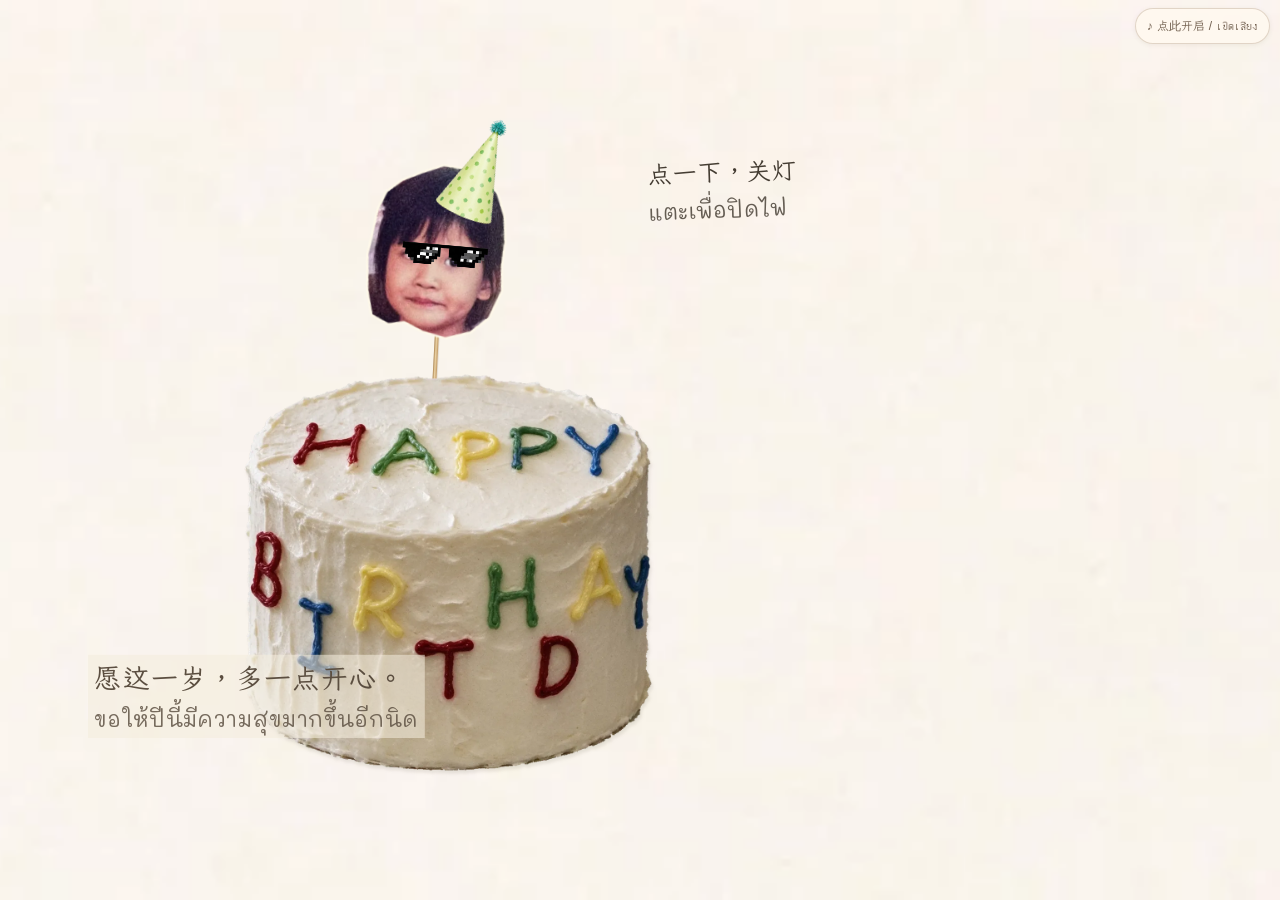
<file: toast-preview.html>
<!doctype html>
<html lang="zh-CN"><head><meta charset="utf-8"><meta name="viewport" content="width=device-width,initial-scale=1"><title>piu · 关灯碰杯小样</title>
<style>
*{box-sizing:border-box}html,body{margin:0;width:100%;height:100%;overflow:hidden}
body{background:#eee8dc url('asset-envelope-background-paper.webp?v=50a275f07c') center/cover;color:#443c32}
button{font:inherit;color:inherit;-webkit-tap-highlight-color:transparent}
.stage{position:absolute;left:50%;top:50%;width:1600px;height:900px;transform:translate(-50%,-50%) scale(var(--scale,1));transform-origin:center}
.cake{position:absolute;left:300px;top:350px;width:520px;height:506.34px;cursor:pointer;border:0;padding:0;background:none;filter:drop-shadow(2px 4px 2px #574d3720)}
.cake img{display:block;width:100%;height:100%;pointer-events:none}
button:focus-visible{outline:2px dashed #ac9780;outline-offset:10px}.cake:disabled{cursor:default}
.hint{position:absolute;left:810px;top:80px;margin:0;font:22px 'Kaiti SC','STKaiti',KaiTi,serif;letter-spacing:3px;transform:rotate(-2deg);transition:opacity .5s}
.dark .hint{opacity:0}
.shade{position:absolute;inset:0;background:#302936;opacity:0;transition:opacity 1.15s ease;pointer-events:none}
.dark .shade{opacity:.82}
.celebration{pointer-events:none}
.cup{position:absolute;border:0;padding:0;background:none;opacity:0;transition:opacity .7s;filter:drop-shadow(1px 2px 2px #19141a26)}
.cup img{display:block;width:100%;height:auto;pointer-events:none}
.cup-left{left:460px;top:480px;width:180px;transform-origin:50% 90%}
.cup-right{left:950px;top:450px;width:445px;transform-origin:20% 90%;cursor:pointer}
.cups-visible .cup{opacity:1}.ready .cup-right{pointer-events:auto}
.greeting{position:absolute;left:980px;top:212px;color:#f6f0df;opacity:0;transform:translateY(8px);transition:opacity 1s,transform 1s}
.greeting p{margin:0 0 32px;font:46px Georgia,'Times New Roman',serif;letter-spacing:-1px}
.greeting span{display:block;margin-left:44px;font:35px 'Kaiti SC','STKaiti',KaiTi,serif;letter-spacing:6px;transform:rotate(-4deg)}
.cheers .greeting{opacity:1;transform:translateY(0)}
.particles{position:absolute;inset:0;pointer-events:none}.spark{position:absolute;border-radius:50%;background:#f8f1df;opacity:0;animation:spark 2.5s ease-out forwards;animation-delay:var(--delay)}
.splash{position:absolute;inset:0;pointer-events:none}.droplet{position:absolute;left:692px;top:523px;border-radius:50%;opacity:0;will-change:transform,opacity;box-shadow:inset 1px 1px 0 #fff9}
@keyframes spark{0%{opacity:0;transform:translate(0,0) scale(.4)}15%{opacity:var(--alpha)}100%{opacity:0;transform:translate(var(--dx),var(--dy)) scale(.2)}}
.caption{position:absolute;left:110px;bottom:50px;margin:0;font:13px 'Kaiti SC','STKaiti',KaiTi,serif;letter-spacing:1px;background:#f5eddd90;padding:4px 8px;color:#5b4e40}
.sr-only{position:absolute;width:1px;height:1px;padding:0;margin:-1px;overflow:hidden;clip:rect(0,0,0,0);white-space:nowrap;border:0}
@media(prefers-reduced-motion:reduce){*,*:before,*:after{transition-duration:.01ms!important;animation-duration:.01ms!important}}
</style><style>@media (hover:hover) and (pointer:fine){
 html,body{cursor:url('[data-uri]') 3 2,auto}
 button,button *,a,a *,[role="button"],[role="button"] *{cursor:url('[data-uri]') 12 3,pointer!important}
 button:disabled,button:disabled *{cursor:default!important}
 .scratch-window,.scratch-window *{cursor:crosshair!important}
 input[type="text"],textarea,[contenteditable="true"]{cursor:text!important}
 .dragging,.dragging *{cursor:grabbing!important}
}
</style><style>/* Layouts use the viewport instead of shrinking a desktop canvas on phones. */
body[data-scene="camera"]{--photo-width:clamp(270px,27vw,390px)}
body[data-scene="camera"] .stage{inset:0;width:100%;height:100%;transform:none}
body[data-scene="camera"] .words{left:6%;top:6%;font-size:clamp(22px,2vw,30px);line-height:1.6}
body[data-scene="camera"] .camera{left:auto;right:5%;top:9%;width:clamp(240px,29vw,430px);height:auto;aspect-ratio:460/438}
body[data-scene="camera"] .eject{left:64%;top:43%;width:var(--photo-width);height:calc(var(--photo-width)*1.216);transition:left 1.5s,top 1.5s,transform 1.5s}
body[data-scene="camera"] .paper{width:100%;height:auto;aspect-ratio:963/1171;top:-110%}
body[data-scene="camera"] .printing .paper{top:12px}
body[data-scene="camera"] .landed .eject{left:29%;top:52%;transform:translate(-50%,-50%) rotate(-6deg)}
body[data-scene="camera"] .landed .paper{top:0}
body[data-scene="camera"] .hat{width:30.9%;left:48.7%;top:-10.4%;touch-action:none}
body[data-scene="camera"] .glasses{width:43.5%;left:27.8%;top:43.6%;touch-action:none}
body[data-scene="camera"] .wearing-hat .hat,body[data-scene="camera"] .wearing-glasses .glasses{pointer-events:auto;cursor:grab!important}
body[data-scene="camera"] .accessories{left:60%;top:61%;width:36%;max-width:420px;transform:none;animation:none}
body[data-scene="camera"] .accessory-caption{font-size:20px;line-height:1.6}
body[data-scene="camera"] .accessory-choice{width:80px;height:90px;touch-action:none}
body[data-scene="camera"] .accessory-note{font-size:14px;line-height:1.6}
body[data-scene="camera"] .clear-accessories{font-size:15px;min-height:44px;margin-top:8px}
body[data-scene="camera"] .quiet{font-size:16px;left:6%;bottom:90px}
.accessory-drag-ghost{position:fixed;z-index:100;pointer-events:none;transform:translate(-50%,-50%);filter:drop-shadow(2px 4px 3px #69533e40)}
.paper.drop-target:after{content:'';position:absolute;inset:-10px;border:2px dashed #a48f73;border-radius:4px;pointer-events:none}
body[data-scene="film"] .stage{inset:0;width:100%;height:100%;transform:none}
body[data-scene="film"] h1{left:6%;top:7%;font-size:clamp(25px,2.5vw,36px)}
body[data-scene="film"] .cartridge{left:4%;top:calc(26% - var(--film-height)*.1);width:calc(var(--film-height)*.68)}
body[data-scene="film"] .viewport{left:calc(4% + var(--film-height)*.54);top:26%;width:calc(92% - var(--film-height)*.54);height:calc(var(--film-height,447px) + 12px)}
body[data-scene="film"] .track{height:var(--film-height,447px)}
body[data-scene="film"] .photo{font-size:clamp(18px,1.6vw,24px)}
body[data-scene="film"] .caption{left:5%;bottom:105px;font-size:21px}
body[data-scene="film"] .status{left:28%;bottom:160px;font-size:17px}
body[data-scene="film"] .controls{left:28%;right:5%;bottom:90px;gap:15px}
body[data-scene="film"] .controls button{min-width:50px;min-height:50px;font-size:30px}
body[data-scene="film"] .hint{font-size:18px}
body[data-scene="toast"] .greeting p{font-size:58px}
body[data-scene="toast"] .greeting span{font-size:43px}
body[data-scene="toast"] .hint{font-size:30px}
body[data-scene="toast"] .caption{font-size:22px;bottom:90px}
.journey-nav button{font-size:16px;min-height:46px;padding:10px 16px}
.map-controls button{font-size:18px;min-height:48px}.map-controls #focus-route{font-size:15px}
@media(max-width:700px) and (orientation:portrait){
 body[data-scene="camera"]{--photo-width:min(54vw,29vh)}
 body[data-scene="camera"] .words{left:7%;top:25px;right:6%;font-size:23px;line-height:1.5}
 body[data-scene="camera"] .words p+p{margin-left:0;font-size:17px;margin-top:7px}
 body[data-scene="camera"] .camera{right:3%;top:15%;width:38vw;min-width:130px}
 body[data-scene="camera"] .eject{left:52%;top:28%}
 body[data-scene="camera"] .landed .eject{left:40%;top:46%}
 body[data-scene="camera"] .accessories{left:7%;right:7%;top:auto;bottom:105px;width:auto;max-width:none}
 body[data-scene="camera"] .accessory-caption{font-size:17px;margin-bottom:5px}
 body[data-scene="camera"] .accessory-options{justify-content:center;gap:20px}
 body[data-scene="camera"] .accessory-choice{width:70px;height:73px}
 body[data-scene="camera"] .accessory-note{font-size:13px;margin:8px 0 0;text-align:center}
 body[data-scene="camera"] .clear-accessories{font-size:14px;margin:0 auto}
 body[data-scene="camera"] .quiet{bottom:67px;left:7%;right:5%;font-size:13px;line-height:1.5}
 body[data-scene="film"] h1{left:24px;right:20px;top:32px;font-size:25px;line-height:1.6}
 body[data-scene="film"] .cartridge{left:14px;top:calc(33% - var(--film-height)*.1);width:calc(var(--film-height)*.68)}
 body[data-scene="film"] .viewport{left:calc(14px + var(--film-height)*.54);top:33%;width:calc(100% - 32px - var(--film-height)*.54)}
 body[data-scene="film"] .caption{left:24px;top:18%;bottom:auto;font-size:19px}
 body[data-scene="film"] .status{left:24px;right:20px;bottom:185px;font-size:15px;line-height:1.5}
 body[data-scene="film"] .controls{left:18px;right:18px;bottom:115px;gap:8px}
 body[data-scene="film"] .hint{font-size:16px;margin:0 5px}
 body[data-scene="toast"] .stage{width:800px;height:1100px}
 body[data-scene="toast"] .cake{left:110px;top:440px}
 body[data-scene="toast"] .hint{left:110px;top:130px;font-size:43px}
 body[data-scene="toast"] .greeting{left:70px;top:210px}
 body[data-scene="toast"] .greeting p{font-size:66px}
 body[data-scene="toast"] .greeting span{font-size:52px}
 body[data-scene="toast"] .cup-left{left:150px;top:700px}
 body[data-scene="toast"] .cup-right{left:570px;top:680px}
 body[data-scene="toast"] .droplet{left:385px;top:743px}
 body[data-scene="toast"] .caption{left:75px;bottom:65px;font-size:30px}
 .journey-nav button{font-size:16px;min-height:46px}
 .map-controls{gap:14px;bottom:80px}.map-controls button{font-size:17px}.map-controls #focus-route{font-size:14px}
}
</style><style>.birthday-person{position:absolute;left:0;top:0;width:100%;height:100%;pointer-events:none;z-index:7;transform-origin:50% 55%}
.birthday-person .person-head{position:absolute;left:9.53%;top:10.02%;width:73.01%;height:81.97%;object-fit:contain;z-index:1;filter:drop-shadow(2px 0 #fff9e9) drop-shadow(-2px 0 #fff9e9) drop-shadow(0 2px #fff9e9) drop-shadow(0 -2px #fff9e9)}
.birthday-person .person-photo{position:absolute;left:6.023%;top:7.856%;width:87.747%;height:72.161%;object-fit:cover;border:6px solid #f5eddd}
.birthday-person .person-hat{position:absolute;width:30.9%;transform:rotate(18deg);z-index:2}
.birthday-person .person-glasses{position:absolute;width:43.5%;z-index:3}
.person-exit .frame,.person-exit .photo,.person-exit .paper>.hat,.person-exit .paper>.glasses{opacity:0!important;transition:opacity .45s}
.person-exit .camera,.person-exit .words{opacity:0;transition:opacity .5s}
body:has(.person-exit) .accessories{opacity:0;pointer-events:none;transition:opacity .3s}
.person-exit .birthday-person{animation:head-lifts .85s cubic-bezier(.2,.7,.3,1) both}
@keyframes head-lifts{from{transform:none}to{transform:translate(16%,-25%) rotate(10deg)}}
body[data-scene="toast"] .birthday-person{left:430px;top:60px;width:250px;height:304px;z-index:1;animation:head-arrives .7s ease both}
body[data-scene="toast"] .birthday-person[hidden]{display:none}
body[data-scene="toast"] .birthday-person:before{content:'';position:absolute;left:48%;top:77%;width:5px;height:42%;border-radius:2px;background:linear-gradient(90deg,#ab8552,#ead0a1 45%,#bf9864);box-shadow:1px 0 1px #69503630;transform:rotate(-2deg);transform-origin:50% 0;z-index:0}
body[data-scene="toast"] .cake{z-index:2}
@keyframes head-arrives{from{opacity:0;transform:translate(-30px,30px) rotate(-8deg)}to{opacity:1;transform:translate(0,0) rotate(5deg)}}
@media(max-width:700px) and (orientation:portrait){body[data-scene="toast"] .birthday-person{left:250px;top:155px;width:260px;height:316px}body[data-scene="toast"] .hint{left:80px;top:60px;font-size:35px}}
@media(prefers-reduced-motion:reduce){.birthday-person{animation:none!important;transition:none!important}}

.birthday-person.preparing{visibility:hidden}
.person-outline{position:absolute;inset:0;width:100%;height:100%;z-index:5;overflow:visible;pointer-events:none}
.person-outline path{fill:none;stroke:#fffdf4;stroke-width:5;stroke-linejoin:round;stroke-linecap:round;stroke-dasharray:1000;stroke-dashoffset:1000}
.person-tracing .person-outline path{animation:trace-person 1s cubic-bezier(.3,.1,.3,1) forwards}
.person-tracing:not(.person-exit) .person-head{filter:none}
.person-tracing .accessories{pointer-events:none}
@keyframes trace-person{to{stroke-dashoffset:0}}
@media(prefers-reduced-motion:reduce){.person-outline path{stroke-dashoffset:0;animation:none!important}}
</style><style>/* Self-hosted OFL fonts. Licenses: asset-fonts-lxgwwenkaitc-license.txt, asset-fonts-mali-license.txt */
@font-face{font-family:BirthdayWenKai;src:url('asset-fonts-wenkai-site.woff2?v=02fece9663') format('woff2');font-style:normal;font-weight:400;font-display:swap}
@font-face{font-family:BirthdayMali;src:url('asset-fonts-mali-regular.woff2?v=b91e015ef8') format('woff2');font-style:normal;font-weight:400;font-display:swap}
:root{--font-zh:BirthdayWenKai,'PingFang SC','Microsoft YaHei',sans-serif;--font-th:BirthdayMali,'Thonburi','Noto Sans Thai',sans-serif}
body,button,a,input,legend{font-family:var(--font-zh)!important;font-weight:400}.bi{line-height:1.55;white-space:normal}.bi-zh{display:block!important;font-family:var(--font-zh)!important;font-size:inherit!important;font-weight:400!important;line-height:1.5!important;letter-spacing:.04em!important;color:inherit!important;padding:0!important;margin:0!important;transform:none!important;max-width:none!important;text-shadow:none!important}.bi-th{display:block!important;font-family:var(--font-th)!important;font-size:max(12px,.68em)!important;font-weight:400!important;line-height:1.55!important;letter-spacing:0!important;color:inherit!important;padding:0!important;margin:5px 0 0!important;transform:none!important;max-width:none!important;text-shadow:none!important;white-space:normal!important;word-break:normal;overflow-wrap:anywhere;opacity:.82}.bi-inline{display:inline-block;vertical-align:middle}.bi-inline .bi-th{font-size:max(11px,.68em)!important}button .bi-th,a .bi-th{font-size:max(11px,.7em)!important;margin-top:3px!important}.bi-zh .bi-th,.bi-th .bi-th{display:none!important}
svg text{font-family:var(--font-zh)!important}.svg-th{font-family:var(--font-th)!important;font-size:9px;letter-spacing:0;stroke-width:1px}.place-label .place-en{transform:translateY(10px)}.paper-heading>p{max-width:370px}.paper-heading .bi-th{font-size:12px!important;letter-spacing:0!important}.map-controls{gap:20px}.map-controls button{white-space:normal;min-width:110px}.map-credit .bi-th{font-size:9px!important}.boarding-kicker .bi-th,.boarding-note .bi-th{font-size:9px!important;margin-top:1px!important;line-height:1.3!important}.boarding-cities .bi-th{font-size:11px!important}.boarding-cities{margin-top:1cqw}.boarding-note{bottom:-1cqw}.boarding-cities small{margin-top:.4cqw}.boarding-copy{top:24%}.boarding-main .bi-inline{display:inline-block}.heart-words>.bi{max-width:80%;text-align:center}.flight-actions{gap:18px;max-width:94%;white-space:normal}.flight-actions button{min-width:85px}.scratch-heading,.slot-heading{line-height:1.4}.scratch-stamp .bi-th{font-size:14px!important;line-height:1.2!important;margin-top:2px!important}.slot-win-stamp .bi-th{font-size:11px!important;margin:0!important;line-height:1.2!important}.scratch-hint .bi-th,.slot-status .bi-th{font-size:12px!important}.scratch-footer,.slot-footer{bottom:65px}.scratch-count{margin:8px 0}.scratch-keyboard-hint .bi-th{font-size:10px!important}.journey-nav{align-items:flex-end}.journey-nav button{max-width:46%;font-size:14px!important;padding:7px 10px!important}.journey-nav .bi-th{font-size:11px!important;line-height:1.3!important}.scene-actions{bottom:16%;gap:12px}.scene-actions button{font-size:16px}.scene-actions #replay{font-size:14px}.words .bi-th{font-size:16px!important;line-height:1.7!important}.chapter .bi-th{font-size:14px!important}.clock .bi-th{font-size:12px!important;margin-top:2px!important}.collage figcaption .bi-th{font-size:11px!important}.birthday-words{top:26%}.birthday-words h1{font-size:clamp(27px,2.7vw,38px)}.birthday-words .birthday-note{margin-top:18px}.birthday-words .bi-th{font-size:15px!important}.birthday-words>p{margin:16px 0}.accessory-caption .bi-th{font-size:13px!important}.accessory-note .bi-th{font-size:11px!important}.accessories legend .bi-th{font-size:12px!important}.film-scene .bi-th{max-width:100%}.controls .hint .bi-th{font-size:12px!important}.photo .bi-th{font-size:11px!important}.gift-layout{inset:7% 8% 17%}.greeting .ding{margin-bottom:10px}.greeting h1{font-size:29px}.greeting .invitation{margin:12px 0}.gift-scene .greeting .bi-th{font-size:15px!important}.gift-hint .bi-th{font-size:12px!important}.letter-pocket{margin-top:17px}.closing{bottom:10%}.closing .bi-th{font-size:13px!important}.read-link{font-size:15px}.close-letter .bi-th{font-size:12px!important}
/* Cake typography: keep each translation inside its paper, with no faux bold or rotated text. */
.note>span{display:block;position:relative;width:84%;max-width:84%;padding:0!important;transform:none!important;text-align:center;letter-spacing:0;text-shadow:none!important}.note>span .bi-zh{font-size:18px!important;line-height:1.35!important;letter-spacing:.02em!important}.note>span .bi-th{font-size:12px!important;line-height:1.45!important;margin-top:4px!important;opacity:.9}.note[data-note="4"]>span .bi-zh{font-size:18px!important}.note[data-note="4"]>span .bi-th{font-size:12px!important;white-space:nowrap!important}.note[data-note="4"]>span{white-space:normal}.tray-copy{top:0}.tray-copy p:first-child{font-size:18px}.tray-copy p:last-child{font-size:14px}.tray-copy .bi-th{font-size:12px!important}.wish-copy{top:29%;width:35%;right:5%}.wish-copy p{font-size:25px;line-height:1.5}.wish-copy .bi-th{font-size:16px!important}.wish-copy>span .bi-th{font-size:13px!important}.wish-scene h1{font-size:24px}.wish-scene h1 .bi-th{font-size:14px!important;max-width:370px}.wish-scene .actions{bottom:90px}.wish-scene .actions button{font-size:16px}.wish-scene .actions .bi-th{font-size:12px!important}.plate-caption .bi-th{font-size:11px!important}
@media(max-width:700px){.bi-th{font-size:max(12px,.7em)!important}.birthday-words{top:59%;left:8%;right:8%;text-align:center}.birthday-words h1{font-size:25px;margin:10px 0}.birthday-words>p{font-size:18px;line-height:1.4;margin:12px 0}.birthday-words .birthday-note{font-size:16px;margin:12px 0}.birthday-words .bi-th{font-size:12px!important}.birthday-words .birthday-kicker{display:none}.birthday-collage{height:45vh!important;top:9%!important}.birthday-note .bi-zh{white-space:normal}.scene-actions{bottom:88px;gap:10px}.scene-actions button{font-size:14px}.scene-actions .bi-th{font-size:11px!important}.childhood-scene .words{top:70%;font-size:18px}.childhood-scene .words p{display:block;margin:0}.childhood-scene .words .bi-th{font-size:12px!important;line-height:1.4!important}.assembly-hint{bottom:34%;font-size:15px}.assembly-hint .bi-th{font-size:12px!important}.chapter{top:14px;font-size:19px}.chapter .bi-th{font-size:12px!important}.keepsake{top:42%;height:48vh}.childhood-scene .words .lockscreen-words{margin-top:7px!important}.camera .bi-th{font-size:12px!important}.accessory-caption{font-size:16px}.accessory-note{font-size:12px}.accessories{padding-bottom:15px}.clear-accessories .bi-th{font-size:11px!important}.paper-heading{left:12px;right:12px;top:18px;max-width:340px}.paper-heading>p{font-size:17px}.map-controls{bottom:65px;width:94%;justify-content:center;gap:16px}.map-controls button{font-size:14px!important;min-width:0;max-width:48%}.map-controls button .bi-th{font-size:11px!important}.map-credit{bottom:10px;max-width:45%;text-align:right}.bilingual #memory{width:94vw;height:min(720px,85dvh);overflow:auto}.bilingual #memory .paper-card{aspect-ratio:auto;height:100%;min-height:570px;background:#ece4d1;border-radius:3px}.bilingual #memory .card-texture{object-fit:fill}.memory-words{top:7%;left:10%;width:80%;text-align:center}.memory-words h1{font-size:28px;margin:8px 0}.memory-words h1 .bi-th{font-size:18px!important}.memory-words .subtitle{font-size:18px;margin:10px 0}.memory-words .small-copy{font-size:15px;margin:10px 0}.memory-words .bi-th{font-size:12px!important}.memory-words .eyebrow{font-size:9px}.bilingual #spread-photos{font-size:14px;padding:8px 16px}.bilingual .polaroid{width:37%;top:55%;left:20%}.bilingual .p2{left:40%;top:53%}.bilingual .p3{left:30%;top:56%}.bilingual .spread .p1{left:7%;top:15%;width:45%;transform:rotate(-6deg)}.bilingual .spread .p2{left:49%;top:32%;width:45%;transform:rotate(5deg)}.bilingual .spread .p3{left:8%;top:49%;width:45%;transform:rotate(-3deg)}.bilingual .photo-note{font-size:12px;bottom:3%;line-height:1.1}.bilingual .photo-note .bi-th{font-size:10px!important;line-height:1.2!important;margin-top:1px!important}.bilingual .empty{font-size:14px;letter-spacing:0}.bilingual .empty .bi-th{font-size:11px!important}.bilingual .photo-help{bottom:8%;left:5%;right:5%;text-align:center;font-size:13px}.bilingual .photo-help .bi-th{font-size:11px!important}.bilingual .card-caption{bottom:2%;left:7%;font-size:11px}.bilingual .card-caption .bi-th{font-size:10px!important}.bilingual #gather-photos{bottom:16%;right:5%;font-size:13px}.boarding-stage{width:96vw;top:43%}.boarding-kicker .bi-th{font-size:7px!important}.boarding-note .bi-th{font-size:7px!important}.boarding-cities{font-size:4.8cqw;gap:3cqw}.boarding-cities .bi-th{font-size:8px!important;line-height:1.2!important;margin:1px 0!important}.boarding-cities small{font-size:1.5cqw}#boarding-help{top:60%;padding:0 20px;font-size:15px}#boarding-help .bi-th{font-size:12px!important}.flight-actions{bottom:70px}.flight-actions .bi-th{font-size:11px!important}.heart-words .bi-th{font-size:16px!important}.scratch-heading,.slot-heading{font-size:22px!important}.scratch-heading .bi-th,.slot-heading .bi-th{font-size:14px!important}.scratch-hint .bi-th,.slot-message .bi-th{font-size:12px!important}.scratch-footer{bottom:80px}.slot-footer{bottom:65px}.gift-layout{inset:30px 7% 120px}.gift{width:min(45vw,21vh)}.greeting .ding{font-size:16px;margin-bottom:5px}.greeting h1{font-size:22px}.gift-scene .greeting .bi-th{font-size:13px!important;margin-top:3px!important}.greeting .invitation{font-size:16px;margin:9px 0}.gift-hint{margin-top:5px}.letter-column{padding-top:10px}.letter-pocket{margin-top:15px}.letter{min-height:140px;aspect-ratio:2.2}.closing{bottom:83px;font-size:16px}.closing .bi-th{font-size:12px!important}.read-link{font-size:14px}.standalone-return{bottom:14px;font-size:13px}.wish-scene header{left:6%;top:20px;right:6%}.wish-scene h1{font-size:19px;line-height:1.4;max-width:310px}.wish-scene h1 .bi-th{font-size:12px!important;line-height:1.45!important}.wish-scene .arena{top:165px;bottom:130px}.wish-scene .note>span .bi-zh{font-size:16px!important;line-height:1.3!important}.wish-scene .note>span .bi-th{font-size:11px!important;line-height:1.4!important;margin-top:3px!important}.wish-scene .note[data-note="4"]>span .bi-th{font-size:10.5px!important}.wish-scene .tray-copy{top:auto;bottom:-8px}.wish-scene .tray-copy p:first-child{font-size:13px;margin-bottom:4px}.wish-scene .tray-copy p:last-child{font-size:12px}.wish-scene .tray-copy .bi-th{font-size:11px!important;line-height:1.3!important;margin-top:2px!important}.wish-scene .actions{bottom:70px}.wish-scene .actions button{font-size:14px}.wish-copy{top:auto;left:6%;right:6%;bottom:165px;width:88%}.wish-copy p{font-size:21px;margin-bottom:10px}.wish-copy .bi-th{font-size:13px!important;line-height:1.5!important}.wish-copy>span{font-size:13px}.wish-copy>span .bi-th{font-size:11px!important}.wish-scene .plate-caption{display:none}}
@media(max-height:700px) and (max-width:700px){.gift-layout{top:20px;bottom:130px}.gift{width:17vh}.greeting h1{font-size:20px}.greeting .ding{margin-bottom:2px}.greeting .invitation{margin:5px 0;font-size:14px}.gift-scene .greeting .bi-th{font-size:12px!important}.letter{min-height:108px;aspect-ratio:2.7}.letter-pocket{margin-top:12px}.read-link{font-size:12px;margin-top:4px;padding:4px}.gift-hint{font-size:12px}.wish-scene .arena{top:145px;bottom:120px}.wish-scene h1{font-size:17px}.wish-scene .eyebrow{display:none}.wish-copy{bottom:150px}.wish-copy p{font-size:18px}.wish-copy .bi-th{font-size:12px!important}.wish-copy>span{display:none}.birthday-words{top:54%}.birthday-words .birthday-note{margin-top:8px;font-size:14px}.birthday-words .bi-th{font-size:11px!important}}
@media(max-width:700px){html.wish-page{overflow-y:auto!important;height:100%;overscroll-behavior-y:contain}html.wish-page body{height:auto;min-height:100%;overflow:visible}html.wish-page .wish-scene{height:max(100dvh,1040px);min-height:1040px}html.wish-page .wish-scene .arena{top:170px;bottom:180px}html.wish-page .wish-scene .actions{bottom:92px}html.wish-page .wish-copy{bottom:200px}html.wish-page .wish-scene .note>span .bi-th{font-size:12px!important}html.wish-page .wish-scene .note[data-note="4"]>span .bi-th{font-size:11px!important}.wish-scene.lit .arena,.wish-scene.finished .arena{bottom:330px!important}.wish-scene.lit,.wish-scene.finished{height:max(100dvh,1000px)!important;min-height:1000px!important}.wish-scene.lit .wish-copy,.wish-scene.finished .wish-copy{bottom:175px}.wish-scene.lit .night-shade{position:absolute}.wish-scene .tray-copy p:first-child{margin-bottom:8px}}

.note .bi-zh,.note .bi-th{text-align:center!important}.wish-scene header{max-width:370px}.wish-scene .note span span{width:auto!important}.bi-zh{white-space:normal!important}

.ticket .opening-thai{position:absolute;left:190px;top:610px;width:410px;text-align:center;font:24px/1.5 BirthdayMali,sans-serif;letter-spacing:0;color:#29251f;pointer-events:none;z-index:1}

.note>span .bi-zh{font-size:17px!important;line-height:1.3!important}.note .bi-th{line-height:1.4!important}.note>span{width:90%;max-width:90%;align-self:center}.wish-scene .note .bi-zh,.wish-scene .note .bi-th{padding:0!important;margin-left:0!important;margin-right:0!important}.note[data-note="1"]>span,.note[data-note="3"]>span{transform:none!important}.note{transform-origin:50% 50%}
body[data-scene="camera"] .accessories{top:49%}
@media(max-width:700px) and (orientation:portrait){body[data-scene="camera"] .camera{top:21%}body[data-scene="camera"] .landed .eject{top:41.5%}body[data-scene="camera"] .accessories{top:auto;bottom:105px}.bilingual .polaroid{width:34%;top:58%}.bilingual .p2{top:57%}.bilingual .p3{top:59%}.boarding-kicker{position:absolute;top:-105px;left:0;width:86vw;font-size:17px}.boarding-kicker .bi-th{font-size:12px!important}.boarding-note{top:calc(100% + 35px);bottom:auto;left:0;width:86vw;font-size:15px}.boarding-note .bi-th{font-size:12px!important}.boarding-cities{margin-top:10px;font-size:18px;gap:16px}.boarding-cities .bi-th{font-size:11px!important;line-height:1.5!important}.boarding-cities small{font-size:8px}#boarding-help{top:70%;margin-top:0}.scratch-card{width:min(76vw,40vh);top:42%}.scratch-hint{bottom:140px}.scratch-footer{bottom:24px!important;display:flex;justify-content:center;gap:24px}.scratch-footer #next-slot{margin-left:0}.scratch-footer button{font-size:14px!important}.scratch-keyboard-hint{width:1px;height:1px;overflow:hidden;clip-path:inset(50%)}.slot-message{bottom:170px}.slot-status{bottom:105px}.slot-footer{bottom:25px!important}.slot-footer button{font-size:14px!important}}

body[data-scene="toast"] .greeting .bi-th{font-size:30px!important;line-height:1.5!important;margin-top:10px!important}body[data-scene="toast"] .caption{font-size:34px!important}body[data-scene="toast"] .caption .bi-th,body[data-scene="toast"] .hint .bi-th{font-size:27px!important;line-height:1.5!important}

.wish-scene.started header{opacity:0;pointer-events:none}@media(min-width:701px){.wish-scene .arena{top:80px;bottom:90px}}.scratch-hint .scratch-count{font-size:12px!important}

.wish-copy .bi-zh{opacity:1!important}.wish-copy .bi-zh br{display:initial!important}

body[data-scene="camera"] .eject{pointer-events:none}body[data-scene="camera"] .landed .paper{pointer-events:auto}

@media(max-width:700px) and (orientation:portrait){#boarding:not(.departing)::backdrop{background:#123241b8}.boarding-kicker,.boarding-note{color:#fff5dc}#boarding-help{color:#fff5dc}#boarding-help span{opacity:1}}

/* Keep the full birthday caption and accessory instructions clear on desktop. */
@media(min-width:701px){body[data-scene="camera"] .landed .eject{top:57%}body[data-scene="camera"] .accessories{top:61%}body[data-scene="camera"] .accessory-caption{font-size:18px;margin-bottom:8px}body[data-scene="camera"] .accessory-choice{width:70px;height:75px}body[data-scene="camera"] .accessory-note{margin:8px 0 0}body[data-scene="camera"] .clear-accessories{margin-top:0;min-height:40px}body[data-scene="camera"] .quiet{bottom:20px}}

/* A smaller print leaves breathing room for the camera, caption and drag targets. */
@media(max-width:700px) and (orientation:portrait){
 body[data-scene="camera"]{--photo-width:min(44vw,24dvh)}
 body[data-scene="camera"] .landed .eject{left:34%;top:41%}
 body[data-scene="camera"] .accessory-choice{width:58px;height:66px}
 body[data-scene="camera"] .accessory-options{gap:14px}
 body[data-scene="camera"] .accessory-group{gap:7px}
 body[data-scene="camera"] .accessory-caption{font-size:16px}
}

.note[data-note="4"]>span .bi-th{white-space:normal!important}.note[data-note="4"]>span .bi-zh{font-size:15px!important}.note[data-note="4"]>span .bi-th{font-size:11px!important}
/* Place copy below the overlapping torn rim, inside each visible tier. */
.wish-scene .note:not([data-note="4"])>span{transform:translateY(8px)!important}
.wish-scene .note>span .bi-zh{font-size:16px!important;line-height:1.25!important}
.wish-scene .note>span .bi-th{font-size:11px!important;line-height:1.35!important;margin-top:3px!important}
.wish-scene .note[data-note="3"]>span .bi-zh{font-size:15px!important}

.camera-composition{display:contents}
/* Keep bilingual copy in document flow on phones, including short WeChat windows. */
@media(max-width:700px) and (orientation:portrait){
 html.camera-page{height:100%;overflow-y:auto!important;overscroll-behavior-y:contain}
 html.camera-page body{height:auto;min-height:100%;overflow:visible}
 body[data-scene="camera"] .stage{position:relative;inset:auto;height:auto;min-height:100dvh;display:flex;flex-direction:column;gap:16px;padding:24px 7% 110px}
 body[data-scene="camera"] .words{position:relative;left:auto;right:auto;top:auto;font-size:22px;flex:none}
 body[data-scene="camera"] .camera-composition{display:block;position:relative;flex:none;height:260px;margin:0 -5vw}
 body[data-scene="camera"] .camera{top:0;right:1%;width:38vw;min-width:120px}
 body[data-scene="camera"] .eject{left:52%;top:112px}
 body[data-scene="camera"] .landed .eject{left:32%;top:143px}
 body[data-scene="camera"] .accessories{position:relative;inset:auto;width:100%;margin:0;padding:0;flex:none}
 body[data-scene="camera"] .accessory-caption{font-size:16px;margin:0 0 8px}
 body[data-scene="camera"] .accessory-note{font-size:13px;line-height:1.65;margin:10px 0 6px}
 body[data-scene="camera"] .clear-accessories{min-height:48px;margin:0 auto}
 body[data-scene="camera"] .quiet{position:relative;inset:auto;font-size:13px;line-height:1.6;flex:none;margin:0}
 body[data-scene="camera"] .accessory-options{gap:10px}
 body[data-scene="camera"] .accessory-choice{width:clamp(48px,14.8vw,62px);height:66px}
}

/* Each mobile scratch section owns its space; never position copy over the card. */
@media(max-width:700px) and (orientation:portrait){
 #scratch[open]{display:flex;flex-direction:column;align-items:center;gap:20px;overflow-y:auto;overflow-x:hidden;padding:26px 22px max(28px,env(safe-area-inset-bottom));scroll-padding:20px;overscroll-behavior-y:contain}
 #scratch .scratch-heading{position:relative;inset:auto;align-self:stretch;margin:0 38px 0 0;flex:none;font-size:22px!important}
 #scratch .scratch-bunting{top:93px;right:20px;width:80px}
 #scratch .scratch-layout{position:relative;inset:auto;width:100%;flex:none;padding:20px 0 12px;animation:none}
 #scratch .scratch-card{position:relative;inset:auto;width:min(72vw,280px);margin:0 auto;transform:rotate(-2deg)}
 #scratch .scratch-hint{position:relative;inset:auto;width:100%;max-width:none;flex:none;margin:0;text-align:center;transform:none;font-size:16px}
 #scratch .scratch-hint .scratch-count{margin-top:10px}
 #scratch .scratch-footer{position:relative;inset:auto!important;width:100%;min-height:54px;flex:none;display:flex;align-items:center;justify-content:center;gap:24px;margin:0;padding:0}
 #scratch .scratch-footer button{min-height:48px;padding:8px 4px}
 #scratch .scratch-footer #next-slot{margin-left:0}
 #scratch .scratch-stamp{aspect-ratio:2.65}
 #scratch .scratch-stamp strong{font-size:10cqw}
 #scratch .scratch-stamp .bi-th{font-size:12px!important;line-height:1.3!important;margin-top:2px!important}
 html.childhood-page{height:100%;overflow-y:auto!important;overscroll-behavior-y:contain}
 html.childhood-page body{height:auto;min-height:100%;overflow:visible}
 .childhood-scene{height:auto;min-height:100dvh;display:flex;flex-direction:column;align-items:center;gap:24px;padding:24px 7% 120px}
 .childhood-scene .chapter{position:relative;inset:auto;align-self:stretch;margin:0;font-size:19px}
 .childhood-scene .keepsake{position:relative;inset:auto;transform:none;flex:none;width:min(64vw,260px);height:auto;aspect-ratio:9/19.5;margin:20px 0 0}
 .childhood-scene .words{position:relative;inset:auto;transform:none;width:100%;margin:12px 0 0;font-size:18px;text-align:center}
 .childhood-scene .words p{margin:0!important}
 .childhood-scene .words .lockscreen-words{display:none!important}
 .childhood-scene.lockscreen .words .lockscreen-words{display:block!important;margin-top:14px!important}
 .childhood-scene .assembly-hint{position:relative;inset:auto;width:100%;font-size:15px;margin:0;text-align:center}
 .childhood-scene.assembled .assembly-hint{display:none}
 .childhood-scene .scene-actions{position:relative;inset:auto;justify-content:center;flex:none;width:100%;margin:0;gap:16px}
 .childhood-scene .scene-actions button{min-height:48px}
 .childhood-scene .standalone-wish{position:relative;inset:auto;align-self:flex-end;margin:0}
 .childhood-scene:not(.lockscreen) .keepsake{height:330px;aspect-ratio:auto}
 .childhood-scene:not(.lockscreen) .collage{bottom:20%}
 .childhood-scene.lockscreen .collage{bottom:24%;width:88%}
 .childhood-scene.lockscreen .collage figcaption{top:100%;bottom:auto;padding:4px 0;margin:0;line-height:1.4}
}

/* Keep the slot artwork and bilingual copy in separate rows on phones. */
.slot-art{display:contents}
@media(max-width:700px) and (orientation:portrait){
 #slot[open]{display:flex;flex-direction:column;gap:22px;align-items:stretch;overflow-y:auto;padding:26px 20px 32px;scroll-padding:20px;overscroll-behavior-y:contain}
 #slot .slot-heading{position:relative;inset:auto;margin:0 38px 0 0;flex:none}
 #slot .slot-art{display:block;position:relative;width:100%;height:calc(min(45vw,190px)*1798/953 + 30px);flex:none}
 #slot .slot-machine{left:0;top:20px;width:min(45vw,190px);transform:none}
 #slot .slot-rewards{left:57%;right:0;top:80px;bottom:12px;height:auto;gap:16px}
 #slot .slot-win-stamp{top:-65px;right:25%;width:52px;height:52px}
 #slot .slot-message,#slot .slot-status{position:relative;inset:auto;width:100%;margin:0;text-align:center;flex:none}
 #slot .slot-message{font-size:17px}
 #slot .slot-status{font-size:13px}
 #slot .slot-footer{position:relative;inset:auto!important;width:100%;padding:0;min-height:54px;gap:18px;flex:none}
 #slot .slot-footer button{min-height:48px;max-width:66%}
 /* The folded photos no longer cover the open button; unfolded photos own grid cells. */
 .bilingual #memory{height:auto;max-height:90dvh;overflow-y:auto;overflow-x:hidden;width:94vw;scroll-padding:20px}
 .bilingual #memory .paper-card{display:flex;flex-direction:column;height:auto;min-height:0;padding:38px 18px 24px;gap:18px}
 .bilingual #memory .memory-words{position:relative;inset:auto;width:100%;order:1;text-align:center}
 .bilingual #memory .photos{position:relative;inset:auto;width:100%;height:235px;order:2;flex:none;margin:4px 0 0}
 .bilingual #memory .polaroid{width:48%;left:13%;top:12%;}
 .bilingual #memory .p2{left:42%;top:8%}
 .bilingual #memory .p3{left:27%;top:3%}
 .bilingual #memory .photo-help{position:relative;inset:auto;margin:0;width:100%;text-align:center;order:3}
 .bilingual #memory .card-caption{position:relative;inset:auto;order:5;margin:0;text-align:center}
 .bilingual #memory #gather-photos{position:relative;inset:auto;order:4;align-self:center;min-height:48px;margin:0}
 .bilingual #memory .spread .memory-words{display:none}
 .bilingual #memory .spread .photos{height:auto;display:grid;grid-template-columns:repeat(2,minmax(0,1fr));gap:26px 22px;padding:18px 4px 8px}
 .bilingual #memory .spread .polaroid{position:relative;inset:auto!important;width:100%;}
 .bilingual #memory .spread .p1{transform:rotate(-4deg)}
 .bilingual #memory .spread .p2{transform:rotate(4deg)}
 .bilingual #memory .spread .p3{grid-column:1 / -1;justify-self:center;width:48%;transform:rotate(-3deg)}
 .bilingual #memory .photo-note{bottom:3%;font-size:12px;letter-spacing:0}
 .bilingual #memory .photo-note .bi-th{font-size:10px!important}
}

/* Incoming lock-screen message: reserve a row above the shortcut buttons. */
.phone-notification{position:absolute;left:5%;right:5%;bottom:15%;z-index:4;display:flex;align-items:flex-start;gap:8px;padding:10px;border:1px solid #ffffff70;border-radius:15px;background:#f6f5efdc;backdrop-filter:blur(14px);-webkit-backdrop-filter:blur(14px);box-shadow:0 3px 12px #292b2924;color:#454c44;animation:notification-arrives .65s cubic-bezier(.2,.75,.25,1) both}
.phone-notification[hidden]{display:none!important}
.notification-icon{width:25px;height:25px;flex:none;display:grid;place-items:center;border-radius:7px;background:#78a788;margin-top:1px}
.notification-icon svg{width:19px;height:19px;fill:#fff}
.notification-copy{min-width:0;flex:1;font-size:12px;line-height:1.4}
.notification-copy strong{font:600 12px/1.3 system-ui,sans-serif}
.notification-copy p{margin:3px 0 0;font-size:12px;letter-spacing:0}
.notification-copy .bi-th{font-size:10px!important;line-height:1.3!important;margin-top:3px!important}
.childhood-scene.lockscreen .collage{bottom:38%;width:78%}
.childhood-scene.lockscreen .collage-sticker{top:-7%}
@keyframes notification-arrives{from{opacity:0;transform:translateY(22px) scale(.96)}to{opacity:1;transform:none}}
@media(prefers-reduced-motion:reduce){.phone-notification{animation:none}}

/* Fit later chapters to the available phone screen, preserving readable controls. */
@media(max-width:700px) and (orientation:portrait){
 #scratch[open]{gap:10px;padding:18px 20px 20px;justify-content:center}
 #scratch .scratch-heading{font-size:20px!important}
 #scratch .scratch-layout{padding:8px 0}
 #scratch .scratch-card{width:min(72vw,280px,calc((100dvh - 310px)*1089/1705))}
 #scratch .scratch-hint{font-size:15px}
 #scratch .scratch-hint p{margin:4px 0}
 #scratch .scratch-hint .scratch-count{margin-top:6px}
 #scratch .scratch-footer{min-height:48px}
 #scratch .scratch-bunting{top:52px;width:65px}
 #slot[open]{gap:12px;padding:18px 20px 22px;justify-content:center}
 #slot .slot-heading{font-size:20px!important}
 #slot .slot-art{height:min(42dvh,350px)}
 #slot .slot-machine{top:14px;width:calc((min(42dvh,350px) - 20px)*953/1798)}
 #slot .slot-rewards{top:48px;bottom:8px;left:57%;gap:12px}
 #slot .slot-win-stamp{top:-46px;width:40px;height:40px}
 #slot .slot-message{font-size:16px}
 #slot .slot-status{font-size:12px}
 #slot .slot-footer{min-height:48px}
 html.childhood-page body{height:100%;min-height:0}
 .childhood-scene{height:100dvh;min-height:0;gap:10px;padding:18px 6% 82px}
 .childhood-scene .chapter{font-size:17px;line-height:1.4;flex:none}
 .childhood-scene .keepsake{width:auto;height:min(56dvh,calc(100dvh - 265px));aspect-ratio:9/19.5;margin:0;flex:none}
 .childhood-scene:not(.lockscreen) .keepsake{width:min(64vw,260px);height:auto;min-height:0;flex:1;aspect-ratio:auto}
 .childhood-scene:not(.lockscreen) .collage{bottom:23%;width:110%}
 .childhood-scene .words{font-size:16px;line-height:1.4;margin:0}
 .childhood-scene.lockscreen .words p:not(.lockscreen-words){display:none!important}
 .childhood-scene.lockscreen .words .lockscreen-words{margin-top:0!important}
 .childhood-scene .assembly-hint{font-size:14px}
 .childhood-scene .scene-actions{margin-top:auto}
 .childhood-scene .standalone-wish{position:absolute;right:5%;bottom:14px;font-size:13px}
 .childhood-scene .phone-notification{padding:7px;gap:6px;border-radius:11px;bottom:13%}
 .childhood-scene .notification-icon{width:20px;height:20px}
 .childhood-scene .notification-copy strong,.childhood-scene .notification-copy p{font-size:10px}
 .childhood-scene .notification-copy .bi-th{font-size:9px!important}
 .childhood-scene .phone-shortcuts{bottom:5%}
 .childhood-scene .phone-shortcuts span{width:26px;height:26px}
 .childhood-scene .phone-shortcuts svg{width:15px;height:15px}
 .childhood-scene .clock strong{font-size:clamp(35px,6dvh,50px)}
 .childhood-scene .clock span{font-size:12px}
 .childhood-scene .clock .bi-th{font-size:10px!important}
 .childhood-scene .collage-scribble{font-size:14px}
 .childhood-scene.lockscreen .collage figcaption{font-size:10px}
 .childhood-scene.lockscreen .collage figcaption .bi-th{font-size:9px!important}
 html.wish-page body{height:100%;min-height:0}
 html.wish-page .wish-scene,html.wish-page .wish-scene.lit,html.wish-page .wish-scene.finished{height:100dvh!important;min-height:0!important}
 html.wish-page .wish-scene .arena{top:30px;bottom:135px}
 html.wish-page .wish-scene.started .arena{top:30px}
 html.wish-page .wish-scene.ready .arena{top:35px;bottom:135px}
 html.wish-page .wish-scene.lit .arena,html.wish-page .wish-scene.finished .arena{top:32px;bottom:250px!important}
 html.wish-page .wish-scene .actions{bottom:76px}
 html.wish-page .wish-scene .tray-copy{bottom:0}
 html.wish-page .wish-scene .tray-copy p:first-child{margin:0 0 6px}
 html.wish-page .wish-scene .tray-copy p:last-child{font-size:12px}
 html.wish-page .wish-scene .wish-copy{bottom:155px}
 html.wish-page .wish-copy p{font-size:19px;margin-bottom:6px}
 html.wish-page .wish-copy .bi-th{font-size:12px!important}
 html.wish-page .wish-copy>span{display:none}
 html.wish-page .wish-scene .note.placed>span .bi-zh{font-size:clamp(10px,4.8cqw,16px)!important}
 html.wish-page .wish-scene .note.placed>span .bi-th{font-size:clamp(8px,3.5cqw,11px)!important;line-height:1.2!important;margin-top:2px!important}
 html.wish-page .wish-scene .note.placed>span{transform:none!important}
 html.wish-page .wish-scene .note:not(.placed)>span .bi-zh{font-size:16px!important}
 html.wish-page .wish-scene .note:not(.placed)>span .bi-th{font-size:11px!important}
 html.wish-page .wish-scene .matchstick{bottom:48px}
 html.wish-page .wish-scene .match-hint{bottom:0;margin:0}
 .wish-scene .note{container-type:inline-size;transition:transform .65s cubic-bezier(.2,.75,.25,1),width .65s,height .65s,filter .3s,opacity .3s}
 .wish-scene .note.dragging{transition:none}
}
.cake-doodles svg{display:block;width:20px;height:20px}

@media(max-width:700px) and (orientation:portrait){.childhood-scene.lockscreen .collage-sticker{white-space:nowrap;font-size:8px;letter-spacing:2px;padding:5px 8px;left:18%}}

/* Flight continuation must be legible and reachable even if rendering stalls. */
#flight .flight-actions{bottom:max(22px,env(safe-area-inset-bottom));width:min(88vw,360px);max-width:none;display:flex;flex-wrap:wrap;justify-content:center;gap:8px 20px;z-index:5}
#flight .flight-actions button{min-height:44px;font-size:14px;letter-spacing:0;white-space:normal}
#flight #next-scratch{order:0;flex:0 0 100%;padding:12px 18px;border:1px solid #f8e8cd;border-radius:7px;background:#f6eddc;color:#665447;box-shadow:0 3px 12px #112a3540;opacity:1;font-size:17px}
#flight #next-scratch .bi-th{font-size:12px!important;line-height:1.4!important}
#flight #pause-flight,#flight #replay-flight{order:1;padding:5px 12px;background:#18303e80;border-radius:4px;opacity:1}
#map-next-scratch{border:1px solid #eadac0!important;background:#f5ecdc!important;color:#665447!important;padding:10px 14px!important;border-radius:5px}
#map-next-scratch[hidden]{display:none!important}

@media(max-width:700px) and (orientation:portrait){
 .bilingual #memory .paper-card{padding:38px 18px 18px;gap:10px}
 .bilingual #memory .spread .photos{height:min(46dvh,360px);grid-template-rows:repeat(2,minmax(0,1fr));gap:16px 22px;padding:8px 4px}
 .bilingual #memory .spread .polaroid{width:auto;height:100%;max-width:100%;justify-self:center}
 .bilingual #memory .spread .p3{width:auto}
 .bilingual #memory #close-memory{top:7px;right:10px;width:36px;height:30px}
}
@media(max-width:700px) and (orientation:portrait){
 .bilingual #memory .photo-note{top:82%;bottom:auto;font-size:10px;line-height:1}
 .bilingual #memory .photo-note .bi-zh{font-size:10px!important;line-height:1.05!important;letter-spacing:0!important}
 .bilingual #memory .photo-note .bi-th{font-size:10px!important;line-height:1.05!important;margin-top:1px!important}
}

/* Reward names fit the paper, with Thai kept horizontal for readability. */
.scratch-prize{writing-mode:horizontal-tb;flex-direction:column;padding:8% 4%;gap:8px;letter-spacing:0;text-align:center}
.scratch-prize .bi-zh{writing-mode:vertical-rl;font-size:clamp(15px,6cqw,25px)!important;line-height:1.2!important;letter-spacing:.14em!important}
.scratch-prize .bi-th{writing-mode:horizontal-tb;font-size:clamp(10px,3.5cqw,13px)!important;line-height:1.3!important;margin:0!important}
.slot-ticket-copy{display:flex;flex-direction:column;justify-content:center;text-align:center;left:7%;right:28%;top:29%;bottom:12%;gap:3px;letter-spacing:0}
.slot-ticket-copy .bi-zh{font-size:clamp(12px,1.2vw,17px)!important;line-height:1.15!important;letter-spacing:0!important}
.slot-ticket-copy .bi-th{font-size:clamp(10px,.85vw,12px)!important;line-height:1.2!important;margin:0!important}
.voucher-number{position:absolute;left:77%;right:5%;top:47%;font:10px/1.2 Georgia,serif;text-align:center;color:#80585b}
@media(max-width:700px) and (orientation:portrait){
 #slot .slot-rewards{left:43%;gap:12px;top:48px;bottom:0}
 #slot .slot-machine{width:min(36vw,calc((min(42dvh,350px) - 20px)*953/1798))}
 #slot .slot-ticket-copy .bi-zh{font-size:13px!important}
 #slot .slot-ticket-copy .bi-th{font-size:10px!important}
 #slot .slot-status .bi-th{font-size:11px!important}
 #slot .slot-message .bi-th{font-size:12px!important}
 .voucher-number{font-size:9px}
 #scratch .scratch-count{font-size:12px}
 #scratch .scratch-count .bi-th{font-size:11px!important}
}
/* Keep the completion stamp above the revealed rewards. */
.scratch-card.is-complete .scratch-title{opacity:0;transition:opacity .3s}
.scratch-card.is-complete .scratch-stamp{top:14%}
@media(max-width:700px) and (orientation:portrait){
 #slot .slot-rewards{top:32px;bottom:0;gap:10px}
 #slot .slot-ticket{flex:1 1 0;min-height:0;height:0}
 #slot .slot-ticket img{height:100%;width:100%}
 #slot .slot-win-stamp{top:-35px}
}
@media(max-width:350px) and (orientation:portrait){
 #slot .slot-ticket-copy .bi-zh{font-size:12px!important}
 #slot .slot-ticket-copy .bi-th{font-size:9.5px!important;line-height:1.1!important}
 #scratch .scratch-prize .bi-zh{font-size:14px!important;letter-spacing:.08em!important}
 #scratch .scratch-prize{gap:5px}
}

/* Final gift: an official Ace Pro image on the existing paper keepsake. */
.gift-scene .letter,.enlarged-paper{background-image:none}
.gift-scene .letter{padding:22px 18px 16px;min-height:220px;aspect-ratio:1.55}
.product-keepsake{position:relative;z-index:1;display:flex;flex-direction:column;align-items:center;justify-content:center;gap:12px;width:100%;height:100%}
.product-keepsake .gift-product{display:block;max-width:90%;width:auto;height:160px;object-fit:contain;filter:drop-shadow(2px 5px 4px #51423320)}
.product-name{font:17px/1.3 Georgia,serif;letter-spacing:1px;color:#594b43;text-align:center}
.enlarged-paper{padding:38px 24px 24px;min-height:0}
.enlarged-paper .gift-product{width:min(100%,440px);height:min(48dvh,390px);max-width:100%}
.enlarged-paper .product-name{font-size:22px}
@media(max-width:700px){
 .gift-scene.revealed .gift{width:min(28vw,15dvh)}
 .gift-scene.revealed .greeting .ding,.gift-scene.revealed .greeting .invitation{display:none}
 .gift-scene.revealed .letter-column{padding-top:10px}
 .gift-scene.revealed .letter-pocket{margin-top:14px}
 .gift-scene .letter{min-height:0;height:170px;aspect-ratio:auto;padding:20px 14px 14px}
 .product-keepsake{gap:8px}
 .product-keepsake .gift-product{height:112px;max-width:86%}
 .product-name{font-size:16px}
 .enlarged-paper .gift-product{height:min(43dvh,300px);width:100%;max-width:100%}
 .enlarged-paper .product-name{font-size:20px}
 .enlarged-paper{min-height:0;padding:30px 18px 22px}
}
@media(max-width:700px) and (max-height:600px){
 .gift-scene.revealed .gift-layout{top:22px}
 .gift-scene .letter{height:145px}
 .gift-scene .letter .gift-product{height:90px}
 .gift-scene.revealed .greeting h1{font-size:19px}
 .gift-scene.revealed .greeting h1 .bi-th{font-size:12px!important}
}
</style><style>/* Layout owns text space; navigation lives outside the scene viewport. */
html.in-journey { --scene-bottom: 20px; }
.bi-zh,.bi-th { overflow-wrap: anywhere; }
button,a { max-width:100%; }

/* Long bilingual dialog copy must remain reachable on short windows. */
#scratch[open],#slot[open] { overflow-y:auto; scroll-padding:24px; }
@media(max-width:700px) and (orientation:portrait) {
 #scratch[open],#slot[open] { justify-content:flex-start; }
 #scratch .scratch-heading,#slot .slot-heading { margin-top:8px; }
 #slot .slot-art { min-height:240px; }
 #slot .slot-ticket-copy { top:22%;bottom:8%; }
 #slot .slot-win-stamp { top:-28px;right:2%; }
 #scratch .scratch-card { width:min(68vw,240px); }
}

/* The print, heading and accessory tray have independent desktop areas. */
@media(min-width:701px) {
 body[data-scene="camera"] { --photo-width:min(26vw,35dvh); }
 body[data-scene="camera"] .words { top:22px;left:6%;right:49%;font-size:24px; }
 body[data-scene="camera"] .words p+p { margin-left:0;margin-top:8px;font-size:18px; }
 body[data-scene="camera"] .words .bi-th { font-size:14px!important; }
 body[data-scene="camera"] .camera { width:min(29vw,36dvh);min-width:0;top:22px;right:10%; }
 body[data-scene="camera"] .landed .eject { top:55%;left:28%; }
 body[data-scene="camera"] .accessories { left:57%;right:5%;width:auto;top:46%; }
 body[data-scene="camera"] .quiet { bottom:20px;max-width:45%;font-size:14px; }
 body[data-scene="camera"] .accessory-note { font-size:12px; }
 .slot-message { top:62%; }
 .slot-status { top:76%; }
 .slot-footer { bottom:18px; }
 .scratch-footer { bottom:18px; }
}
@media(max-width:700px) and (orientation:portrait) {
 body[data-scene="camera"] .stage { padding:18px 7% 24px;gap:12px; }
 body[data-scene="camera"] .words { font-size:21px; }
 body[data-scene="camera"] .words .bi-th { font-size:14px!important; }
 body[data-scene="camera"] .camera-composition { height:220px; }
 body[data-scene="camera"] .landed .eject { top:116px; }
 body[data-scene="camera"] .quiet { margin-top:8px; }
 /* Keep all birthday paragraphs after the collage, including Thai lines. */
 body:has(.birthday-scene) { overflow-y:auto; }
 .birthday-scene { height:auto;min-height:100dvh;display:flex;flex-direction:column;align-items:center;padding:0 7% 24px;gap:12px; }
 .birthday-banner { position:relative;inset:auto;transform:none;height:70px;flex:none; }
 .birthday-banner p { margin:5px 0; }
 .birthday-collage { position:relative;inset:auto!important;transform:none;height:min(34dvh,280px)!important;flex:none; }
 .birthday-words { position:relative;inset:auto;width:100%;flex:none; }
 .birthday-words h1 { font-size:24px;margin:4px 0 10px; }
 .birthday-words>p { margin:10px 0; }
 .birthday-words .birthday-note { margin-bottom:0; }
 .birthday-scene .standalone-next { position:relative;inset:auto;align-self:flex-end; }
 /* Overflow is intentional on very short screens; no hidden copy. */
 .childhood-scene { height:auto;min-height:100dvh;padding:18px 6% 24px; }
 .childhood-scene:not(.lockscreen) .keepsake { flex:none;height:260px; }
 .childhood-scene.lockscreen .keepsake { height:max(310px,min(56dvh,420px)); }
 .childhood-scene .scene-actions { margin-top:8px; }
 .childhood-scene .standalone-wish { position:relative;inset:auto; }
 body:has(.gift-scene) { overflow-y:auto; }
 .gift-scene { height:auto;min-height:100dvh;overflow:visible;padding:24px 7%; }
 .gift-layout,.gift-scene.revealed .gift-layout { position:relative;inset:auto;gap:14px; }
 .gift-scene .closing { position:relative;inset:auto;margin:24px 0 0; }
 .gift-scene .standalone-return { position:relative;inset:auto;display:block;text-align:right;margin-top:18px; }
 .gift-scene .letter-column { flex:none; }
 .gift-scene .letter { height:180px; }
 .gift-scene.revealed .gift { width:min(24vw,100px); }
 .gift-scene .greeting h1 { font-size:22px; }
 .gift-scene .read-link { margin-top:14px; }
 .in-journey body[data-scene="film"] .controls { bottom:24px; }
 .in-journey body[data-scene="film"] .status { bottom:96px; }
 .in-journey .map-controls { bottom:24px; }
 .in-journey .map-credit { bottom:4px; }
 .in-journey .wish-scene .actions { bottom:18px; }
 .in-journey .wish-scene .wish-copy { bottom:115px; }
 .in-journey.wish-page .wish-scene.lit .arena,.in-journey.wish-page .wish-scene.finished .arena { bottom:215px!important; }
}
/* Short desktop/landscape windows retain a scrollable canvas rather than clipping. */
@media(min-width:701px) and (max-height:560px) {
 html:has(body[data-scene="camera"]),html:has(.birthday-scene),html:has(.gift-scene),html.childhood-page,html.wish-page { overflow-y:auto!important; }
 body[data-scene="camera"],body:has(.birthday-scene),body:has(.gift-scene),html.childhood-page body,html.wish-page body { height:auto;min-height:600px;overflow:visible; }
 body[data-scene="camera"] .stage,.birthday-scene,.gift-scene,.childhood-scene,.wish-scene { position:relative;height:600px!important;min-height:600px!important; }
 body[data-scene="camera"] { --photo-width:210px; }
 body[data-scene="camera"] .camera { width:210px; }
}
@media(min-width:701px) {
 .gift-scene .gift-layout { inset:24px 8% 90px; }
 .gift-scene.revealed .greeting .ding,.gift-scene.revealed .greeting .invitation { display:none; }
 .gift-scene .letter { min-height:0;height:220px;aspect-ratio:auto; }
 .gift-scene .closing { bottom:20px; }
}
@media(max-width:700px) and (orientation:portrait) {
 html.in-journey.wish-page .wish-scene,
 html.in-journey.wish-page .wish-scene.lit,
 html.in-journey.wish-page .wish-scene.finished { height:max(100dvh,650px)!important;min-height:650px!important; }
 html.in-journey.wish-page .wish-scene .actions { bottom:18px; }
 html.in-journey.wish-page .wish-scene .wish-copy { bottom:108px; }
 html.in-journey.wish-page .wish-scene.lit .arena,
 html.in-journey.wish-page .wish-scene.finished .arena { bottom:230px!important; }
}
@media(max-width:700px) and (orientation:portrait) and (max-height:620px) {
 html:has(body[data-scene="film"]) { overflow-y:auto!important; }
 body[data-scene="film"] { height:auto;min-height:600px;overflow:visible; }
 body[data-scene="film"] .stage { position:relative;height:600px; }
 body[data-scene="film"] h1 { top:24px;font-size:22px; }
 body[data-scene="film"] .caption { top:125px; }
 body[data-scene="film"] .film-assembly { top:230px; }
}
.childhood-scene.lockscreen .collage { bottom:42%;width:72%; }
.childhood-scene.lockscreen .collage figcaption { left:0;right:0;max-width:none;text-align:center; }
.childhood-scene.lockscreen .collage-scribble { right:-16%;bottom:12%;font-size:12px;transform:rotate(-75deg); }
.map-controls button { background:#f6eedee8;color:#665447!important;border-radius:5px;padding:10px 12px; }
@media(min-width:701px){.gift-scene.revealed .letter-pocket{margin-top:26px}}
</style><script>(() => {
 const attempts=new WeakMap(),failed=new Set(),pending=new Map();let notice;
 function refresh(){
  if(!notice&&failed.size){
   notice=document.createElement('button');notice.type='button';
   notice.innerHTML='图片未加载，点击重试<br><span lang="th">โหลดรูปไม่สำเร็จ แตะเพื่อลองอีกครั้ง</span>';
   notice.style.cssText='position:fixed;z-index:10000;left:50%;bottom:74px;transform:translateX(-50%);width:max-content;max-width:90vw;padding:10px 16px;border:1px dashed #a38e6c;border-radius:10px;background:#fff8ed;color:#695446;font:14px system-ui;box-shadow:0 3px 15px #46341f22';
   notice.addEventListener('click',()=>{for(const img of [...failed]){failed.delete(img);pending.delete(img);const state=attempts.get(img);if(state){state.count=0;retry(img,state);}}refresh();});
   document.body.append(notice);
  }
  if(notice)notice.hidden=!failed.size;
 }
 function retry(img,state){
  const expected=img.getAttribute('src');state.count++;
  setTimeout(()=>{
   if(!img.isConnected||img.getAttribute('src')!==expected)return;
   const url=new URL(state.original,document.baseURI);url.searchParams.set('asset_retry',state.count+'-'+Date.now());
   state.current=url.href;img.src=state.current;
  },state.count===1?650:1600);
 }
 document.addEventListener('error',event=>{
  const img=event.target;if(img.tagName!=='IMG')return;
  const src=img.getAttribute('src');if(!src||/^(data|blob):/.test(src))return;
  const url=new URL(src,document.baseURI);if(url.origin!==new URL(document.baseURI).origin)return;
  let state=attempts.get(img);
  if(!state||state.current!==url.href){state={original:src,current:url.href,count:0};attempts.set(img,state);}
  if(state.count<2)retry(img,state);else{failed.add(img);refresh();}
 },true);
 document.addEventListener('load',event=>{pending.delete(event.target);if(failed.delete(event.target))refresh();},true);
 // A stalled mobile request may never fire "error". Offer a deliberate retry
 // after 20 seconds, without repeatedly aborting a slow but healthy download.
 function inspect(){
  const now=Date.now();
  for(const img of document.querySelectorAll('img')){
   const src=img.getAttribute('src');
   if(!src||/^(data|blob):/.test(src)||!img.isConnected||!img.getClientRects().length||img.complete){pending.delete(img);continue;}
   const url=new URL(src,document.baseURI);if(url.origin!==new URL(document.baseURI).origin)continue;
   const previous=pending.get(img);
   if(!previous||previous.src!==src){pending.set(img,{src,since:now});continue;}
   if(now-previous.since>=20000&&!failed.has(img)){
    attempts.set(img,{original:src,current:url.href,count:0});failed.add(img);refresh();
   }
  }
  for(const img of [...failed])if(!img.isConnected||img.complete&&img.naturalWidth>0){failed.delete(img);pending.delete(img);refresh();}
  for(const img of pending.keys())if(!img.isConnected)pending.delete(img);
 }
 document.addEventListener('DOMContentLoaded',()=>{setInterval(inspect,4000);});
})();
</script></head>
<body data-scene="toast">
<main aria-label="生日关灯碰杯互动小样">
 <div class="stage"><p class="hint">点一下，关灯</p><button class="cake" id="cake" aria-label="点击生日蛋糕，关灯碰杯"><img data-scene-critical fetchpriority="high" decoding="sync" src="[data-uri]" alt="写着彩色 HAPPY BIRTHDAY 字母的奶油蛋糕"></button></div>
 <div class="shade" aria-hidden="true"></div>
 <div class="stage celebration">
  <div class="greeting"><p>HBD to my baby</p><span>干杯！</span></div>
  <div class="cup cup-left" id="left-cup"><img src="[data-uri]" alt="装有金色啤酒和白泡沫的玻璃杯"></div>
  <button class="cup cup-right" id="right-cup" disabled aria-label="再碰一次杯"><img src="[data-uri]" alt="一只手握着倾斜的啤酒杯"></button>
  <div class="particles" id="particles" aria-hidden="true"></div>
  <div class="splash" id="splash" aria-hidden="true"></div>
  <p class="caption" id="caption">愿这一岁，多一点开心。</p>
 </div>
 <p class="sr-only" id="status" aria-live="polite"></p>
</main>
<script>/* Recorded scene foley, loaded only after interaction; procedural fallback offline. */
(() => {
 const embedded=parent!==window;let engine;
 try{if(embedded)engine=parent.BirthdaySound;}catch{}
 const visible=()=>!document.hidden&&(!embedded||!window.frameElement?.hidden);
 if(engine){
  window.BirthdaySound={play:name=>{if(visible())engine.play(name)},unlock:()=>engine.unlock(true),warm:scene=>{if(visible())engine.warm(scene)},end:name=>engine.end(name),flight:(seconds,active)=>{if(visible())engine.flight(seconds,active)}};
 }else{
  let ctx,master,noise,muted=false,button,resuming=false,pending=null,failed=false;const voices=new Set(),last=new Map();let epoch=0;const buffers=new Map(),loads=new Map(),loops=new Map();
  try{muted=localStorage.getItem('birthday-sound-muted')==='1'}catch{}
  function stop(){epoch++;pending=null;for(const name of [...loops.keys()])end(name);for(const node of voices){try{node.stop()}catch{}}voices.clear();}
  // Bounded ten-second downloads, never an unbounded media-element preload.
  const musicParts=[{url:'asset-background-music-thai-part-00.m4a?v=2db109990c',duration:10},{url:'asset-background-music-thai-part-01.m4a?v=246168755a',duration:10},{url:'asset-background-music-thai-part-02.m4a?v=ed95b7fc48',duration:10},{url:'asset-background-music-thai-part-03.m4a?v=f74a96d869',duration:10},{url:'asset-background-music-thai-part-04.m4a?v=38c26175c4',duration:10},{url:'asset-background-music-thai-part-05.m4a?v=8ab92f5d54',duration:10},{url:'asset-background-music-thai-part-06.m4a?v=6c2df78acf',duration:10},{url:'asset-background-music-thai-part-07.m4a?v=023a8dd467',duration:10},{url:'asset-background-music-thai-part-08.m4a?v=bd21072e36',duration:10},{url:'asset-background-music-thai-part-09.m4a?v=6513633aee',duration:10},{url:'asset-background-music-thai-part-10.m4a?v=345bc6b7c9',duration:10},{url:'asset-background-music-thai-part-11.m4a?v=ff747ef5aa',duration:10},{url:'asset-background-music-thai-part-12.m4a?v=50339bfe53',duration:10},{url:'asset-background-music-thai-part-13.m4a?v=3093d768cc',duration:10},{url:'asset-background-music-thai-part-14.m4a?v=9f4c019be3',duration:10},{url:'asset-background-music-thai-part-15.m4a?v=f9b5df3c1d',duration:10},{url:'asset-background-music-thai-part-16.m4a?v=7836559565',duration:10},{url:'asset-background-music-thai-part-17.m4a?v=891a9a0f35',duration:10},{url:'asset-background-music-thai-part-18.m4a?v=f2a3f991f3',duration:10},{url:'asset-background-music-thai-part-19.m4a?v=dd95c4525f',duration:10},{url:'asset-background-music-thai-part-20.m4a?v=14bb21acb6',duration:10},{url:'asset-background-music-thai-part-21.m4a?v=1a4b9cf4b9',duration:8.733499999999992}];
  let musicGain,musicWanted=false,musicStarting=false,musicFailed=false,musicTimer=0,musicRequest=null,musicRequestId=0,networkBusy=false;
  let musicCursor={index:0,offset:0},musicCurrent=null,musicNext=null;
  const musicBuffers=new Map();
  function cancelMusicRequest(){musicRequestId++;musicRequest?.abort();musicRequest=null;}
  function updateMusicPosition(){
   if(musicNext&&ctx.currentTime>=musicNext.start){musicCurrent=musicNext;musicNext=null;}
   if(musicCurrent&&ctx.currentTime>=musicCurrent.end){musicCursor={index:(musicCurrent.index+1)%musicParts.length,offset:0};musicCurrent=null;}
  }
  function pauseMusic(){
   clearTimeout(musicTimer);musicTimer=0;cancelMusicRequest();
   if(ctx){updateMusicPosition();if(musicCurrent)musicCursor={index:musicCurrent.index,offset:musicCurrent.offset+Math.max(0,ctx.currentTime-musicCurrent.start)};}
   for(const item of [musicCurrent,musicNext])if(item){try{item.source.stop();item.source.disconnect();}catch{}}
   musicCurrent=musicNext=null;musicStarting=false;label();
  }
  function scheduleMusic(index,offset,start){
   const source=ctx.createBufferSource(),duration=musicParts[index].duration-offset;
   source.buffer=musicBuffers.get(index);source.connect(musicGain);source.onended=()=>source.disconnect();
   source.start(start,offset,duration);source.stop(start+duration);
   return {index,offset,start,end:start+duration,source};
  }
  function requestMusic(index){
   if(networkBusy||musicRequest||musicFailed)return;
   const controller=new AbortController(),requestId=++musicRequestId;musicRequest=controller;
   const timeout=setTimeout(()=>controller.abort(),12000);
   window.fetch(musicParts[index].url,{signal:controller.signal,priority:'low'}).then(response=>{
    if(!response.ok)throw Error('music');return response.arrayBuffer();
   }).then(bytes=>new Promise((resolve,reject)=>ctx.decodeAudioData(bytes,resolve,reject))).then(buffer=>{
    if(requestId!==musicRequestId||muted||document.hidden||!musicWanted)return;
    // At most the playing segment plus the next one remain decoded.
    for(const key of musicBuffers.keys())if(key!==musicCurrent?.index&&key!==index)musicBuffers.delete(key);
    musicBuffers.set(index,buffer);musicFailed=false;
   }).catch(()=>{if(requestId===musicRequestId){musicFailed=true;musicStarting=false;}}).finally(()=>{
    clearTimeout(timeout);if(requestId!==musicRequestId)return;musicRequest=null;musicPump();
   });
  }
  function musicPump(){
   clearTimeout(musicTimer);musicTimer=0;
   if(muted||document.hidden||!musicWanted||!ctx||typeof window.fetch!=='function')return;
   if(ctx.state==='running'){
    updateMusicPosition();
    if(!musicCurrent){
     const {index,offset}=musicCursor;
     if(musicBuffers.has(index))musicCurrent=scheduleMusic(index,offset,ctx.currentTime+.025);else requestMusic(index);
    }
    if(musicCurrent&&!musicNext&&musicCurrent.end-ctx.currentTime<=4){
     const index=(musicCurrent.index+1)%musicParts.length;
     if(musicBuffers.has(index))musicNext=scheduleMusic(index,0,musicCurrent.end);else requestMusic(index);
    }
   }
   musicStarting=!musicCurrent&&!musicFailed;label();
   musicTimer=setTimeout(musicPump,250);
  }
  function startMusic(){
   if(muted||document.hidden||!musicWanted||!ctx||typeof window.fetch!=='function')return;
   if(!musicGain){musicGain=ctx.createGain();musicGain.gain.value=.24;musicGain.connect(ctx.destination);}
   musicFailed=false;musicPump();
  }
  function prioritizeScene(busy){
   networkBusy=busy;
   if(busy){cancelMusicRequest();for(const controller of foleyRequests)controller.abort();}
   else if(musicWanted&&!muted)musicPump();
  }
  function resumed(){
   label();if(muted||document.hidden||ctx?.state!=='running')return;
   const cue=pending;pending=null;
   if(cue&&Date.now()-cue.at<1500)play(cue.name);
  }
  function unlock(withMusic=false){
   if(muted||document.hidden)return;
   try{
    // Supported iOS versions can route this as media playback instead of an
    // ambient session muted by the hardware silent switch. Optional in WeChat.
    try{if(window.navigator?.audioSession)window.navigator.audioSession.type='playback';}catch{}
    if(!ctx){const Audio=window.AudioContext||window.webkitAudioContext;if(!Audio){failed=true;label();return;}ctx=new Audio();master=ctx.createGain();master.gain.value=.32;master.connect(ctx.destination);
     noise=ctx.createBuffer(1,ctx.sampleRate,ctx.sampleRate);const samples=noise.getChannelData(0);for(let i=0;i<samples.length;i++)samples[i]=Math.random()*2-1;
     ctx.onstatechange=resumed;
    }
    // Safari may report "interrupted" after backgrounding. resume() is async:
    // retain the current cue instead of silently throwing away the first tap.
    if(ctx.state!=='running'&&ctx.state!=='closed'&&!resuming){
     resuming=true;Promise.resolve(ctx.resume()).then(()=>{resuming=false;failed=false;resumed();},()=>{resuming=false;pending=null;failed=true;label();});
    }
    if(withMusic){musicWanted=true;startMusic();}label();
   }catch{failed=true;label();}
  }
  function voice(source,filter,gain,duration,delay=0){
   if(voices.size>=40)return;
   const at=ctx.currentTime+delay,amp=ctx.createGain();amp.gain.setValueAtTime(.0001,at);amp.gain.exponentialRampToValueAtTime(Math.max(.001,gain),at+.008);amp.gain.exponentialRampToValueAtTime(.0001,at+duration);
   source.connect(filter||amp);if(filter)filter.connect(amp);amp.connect(master);voices.add(source);
   source.onended=()=>{voices.delete(source);source.disconnect();filter?.disconnect();amp.disconnect()};source.start(at);source.stop(at+duration+.02);
  }
  function tone(freq,duration=.1,gain=.3,delay=0,end=freq){const source=ctx.createOscillator();source.type='sine';source.frequency.setValueAtTime(freq,ctx.currentTime+delay);source.frequency.exponentialRampToValueAtTime(end,ctx.currentTime+delay+duration);voice(source,null,gain,duration,delay);}
  function rustle(duration=.16,gain=.35,freq=1500,delay=0){const source=ctx.createBufferSource();source.buffer=noise;source.loop=true;const filter=ctx.createBiquadFilter();filter.type='bandpass';filter.frequency.value=freq;filter.Q.value=.6;voice(source,filter,gain,duration,delay);}
  // Each compressed recording is 2–9 KB; aircraft is 32 KB. Nothing is
  // fetched until a user gesture has created the shared AudioContext.
  const clips={tear:'asset-scene-audio-tear.mp3?v=0731ef549d',ticket:'asset-scene-audio-ticket.mp3?v=260ead459d',paper:'asset-scene-audio-paper.mp3?v=af0d0f6e2c',stick:'asset-scene-audio-stick.mp3?v=74c33baad4',camera:'asset-scene-audio-camera.mp3?v=a5d5846e6f',motor:'asset-scene-audio-motor.mp3?v=e8ad679090',reel:'asset-scene-audio-reel.mp3?v=6072278246',lever:'asset-scene-audio-lever.mp3?v=363b1fb9aa',stop:'asset-scene-audio-stop.mp3?v=8a4b0dd061',glass:'asset-scene-audio-glass.mp3?v=06e1fc713e',liquid:'asset-scene-audio-liquid.mp3?v=eb88d116ae',scratch:'asset-scene-audio-scratch.mp3?v=1488768f5b',match:'asset-scene-audio-match.mp3?v=e16b697b90',blow:'asset-scene-audio-blow.mp3?v=65534313f1',bell:'asset-scene-audio-bell.mp3?v=05c47c2f6c',flight:'asset-scene-audio-flight.mp3?v=15338a1090'};
  const scenes={opening:['tear','paper'],birthday:['camera','motor','stick'],camera:['camera','motor','stick','paper','glass','liquid'],toast:['glass','liquid','stick'],film:['paper','reel'],map:['ticket','flight','scratch','stick','bell','lever','reel','stop','motor','paper'],scratch:['scratch','stick','bell'],slot:['lever','reel','stop','motor','paper','bell'],childhood:['stick','bell'],wish:['stick','match','blow'],gift:['paper','bell']};
  let queue=Promise.resolve();const foleyRequests=new Set();
  function load(name){
   if(!ctx||typeof fetch!=='function'||!clips[name])return Promise.resolve(null);
   if(buffers.has(name))return Promise.resolve(buffers.get(name));
   if(loads.has(name))return loads.get(name);
   // Serial, low-priority fetches avoid competing with photos and scene HTML.
   const job=queue.then(async()=>{
    if(networkBusy||muted||document.hidden)return null;
    const controller=new AbortController(),timer=setTimeout(()=>controller.abort(),5000);foleyRequests.add(controller);
    try{const response=await fetch(clips[name],{signal:controller.signal,priority:'low'});if(!response.ok)throw Error('audio');
     const bytes=await response.arrayBuffer();const buffer=await new Promise((resolve,reject)=>ctx.decodeAudioData(bytes,resolve,reject));buffers.set(name,buffer);return buffer;
    }catch{return null;}finally{clearTimeout(timer);foleyRequests.delete(controller);}
   });
   queue=job.then(()=>{if(!buffers.has(name))loads.delete(name)});loads.set(name,job);return job;
  }
  function warm(scene){if(!muted&&ctx)for(const name of scenes[scene]||scenes.opening)load(name);}
  function sample(name,gain=.7,delay=0,rate=1){
   const buffer=buffers.get(name);if(!buffer||voices.size>=40)return false;
   const source=ctx.createBufferSource(),amp=ctx.createGain(),at=ctx.currentTime+delay,duration=Math.min(3,buffer.duration/rate);source.buffer=buffer;source.playbackRate.value=rate;
   // Preserve the recording's own envelope; the synthetic-tone exponential
   // decay would swallow the motor, paper detail and glass resonance.
   amp.gain.setValueAtTime(.0001,at);amp.gain.exponentialRampToValueAtTime(gain,at+.008);amp.gain.setValueAtTime(gain,at+Math.max(.01,duration-.06));amp.gain.exponentialRampToValueAtTime(.0001,at+duration);
   source.connect(amp);amp.connect(master);voices.add(source);source.onended=()=>{voices.delete(source);source.disconnect();amp.disconnect()};source.start(at);source.stop(at+duration+.02);return true;
  }
  function end(name){const loop=loops.get(name);if(!loop)return;loops.delete(name);clearTimeout(loop.timer);
   if(loop.source){try{loop.amp.gain.cancelScheduledValues(ctx.currentTime);loop.amp.gain.setTargetAtTime(.0001,ctx.currentTime,.015);loop.source.stop(ctx.currentTime+.06);}catch{}}
  }
  function loop(name,clip,gain,offset=0){
   if(muted||document.hidden||ctx?.state!=='running')return null;
   let item=loops.get(name);if(item)return item;
   item={source:null,amp:null,timer:0,offset,gain,epoch};loops.set(name,item);
   const begin=buffer=>{
    if(!buffer||loops.get(name)!==item||muted||document.hidden||ctx.state!=='running'||item.epoch!==epoch)return;
    const source=ctx.createBufferSource(),amp=ctx.createGain();source.buffer=buffer;source.loop=true;
    amp.gain.setValueAtTime(.0001,ctx.currentTime);amp.gain.setTargetAtTime(item.gain,ctx.currentTime,.04);
    source.connect(amp);amp.connect(master);item.source=source;item.amp=amp;voices.add(source);
    source.onended=()=>{voices.delete(source);source.disconnect();amp.disconnect()};source.start(0,item.offset%buffer.duration);
   };
   if(buffers.has(clip))begin(buffers.get(clip));else load(clip).then(begin);
   return item;
  }
  function friction(name){
   const item=loop(name,name==='film'?'paper':'scratch',name==='film'?.46:.38);
   if(item){clearTimeout(item.timer);item.timer=setTimeout(()=>end(name),120);}return !!item;
  }
  function flight(seconds,active){
   if(!active||seconds>=4.92){end('flight');return;}
   const level=.55*Math.min(1,seconds/.55+.05)*Math.max(0,Math.min(1,(4.92-seconds)/.8));
   const item=loop('flight','flight',level,seconds);
   if(item){item.offset=seconds;item.gain=level;item.amp?.gain.setTargetAtTime(Math.max(.0001,level),ctx.currentTime,.05);}
  }
  function recorded(name){
   if(name==='film'||name==='scratch')return friction(name);
   const primary={tear:'tear',ticket:'ticket',camera:'camera',print:'motor',stick:'stick',clink:'glass',slot:'lever',reelstop:'stop',voucher:'motor',win:'bell',notify:'bell',match:'match',blow:'blow',gift:'paper',paper:'paper'}[name];
   if(!primary)return false;
   load(primary);
   if(!sample(primary,name==='win'?.4:name==='notify'?.24:.7))return false;
   if(name==='camera')sample('motor',.32,.17);
   if(name==='clink')sample('liquid',.16,.06);
   if(name==='gift')sample('bell',.3,.36);
   if(name==='voucher')sample('paper',.4,.1);
   if(name==='slot')loop('reels','reel',.28);
   return true;
  }
  function play(name){
   if(muted||document.hidden)return;
   if(!ctx||ctx.state!=='running'){
    // play never creates an AudioContext outside a real gesture.
    if(ctx){pending={name,at:Date.now()};unlock();}return;
   }
   const now=ctx.currentTime,interval=(name==='scratch'||name==='film')?.11:.05;if(now-(last.get(name)??-99)<interval)return;last.set(name,now);
   try{if(recorded(name))return;switch(name){
    case 'ticket':case 'tear':for(let i=0;i<5;i++)rustle(.12,.35,1100+i*170,i*.065);break;
    case 'camera':tone(230,.04,.6);rustle(.07,.55,2800);tone(140,.06,.4,.075);rustle(.8,.13,500,.18);break;
    case 'print':rustle(.3,.22,700);tone(180,.05,.2,.22);break;
    case 'stick':rustle(.07,.24,1800);tone(440,.08,.2,0,260);break;
    case 'clink':tone(1800,.6,.4);tone(2700,.4,.14,.015);tone(3600,.25,.07,.02);break;
    case 'film':rustle(.1,.22,850);tone(170,.025,.12);break;
    case 'scratch':rustle(.09,.2,2300);break;
    case 'slot':for(let i=0;i<13;i++)tone(260+i*18,.035,.15,i*.11);break;
    case 'win':[523,659,784,1047].forEach((n,i)=>tone(n,.38,.22,i*.09));break;
    case 'notify':tone(660,.25,.18);tone(880,.35,.16,.13);break;
    case 'test':tone(660,.35,.45);tone(880,.45,.4,.18);break;
    case 'match':rustle(.24,.3,2600);tone(280,.08,.12);break;
    case 'blow':rustle(.45,.3,600);break;
    case 'flight':rustle(.7,.17,550);tone(180,.5,.07,0,400);break;
    case 'gift':rustle(.4,.3,1300);[659,784,1047].forEach((n,i)=>tone(n,.35,.18,.18+i*.1));break;
    default:rustle(.14,.17,1000);
   }}catch{/* Sound must never break a gesture or animation. */}
  }
  window.BirthdaySound={play,unlock,stop,warm,end,flight,prioritizeScene};
  function label(){if(!button)return;const running=!muted&&ctx?.state==='running'&&!musicFailed;button.textContent=running?'♪ 开 / เปิด':(failed||musicFailed)?'♪ 重试 / ลองใหม่':'♪ 点此开启 / เปิดเสียง';button.setAttribute('aria-label',running?'关闭音乐和音效 · ปิดเพลงและเสียงเอฟเฟกต์':'开启音乐和音效 · เปิดเพลงและเสียงเอฟเฟกต์');button.setAttribute('aria-pressed',String(running));button.dataset.audioState=muted?'muted':(failed||musicFailed)?'blocked':ctx?.state||'locked';button.dataset.musicState=muted?'muted':musicFailed?'blocked':musicStarting?'loading':musicCurrent?'playing':musicWanted?'paused':'idle';}
  function mount(){
   button=document.createElement('button');button.type='button';button.id='sound-toggle';button.setAttribute('data-no-translate','');
   button.style.cssText='position:fixed;right:max(10px,env(safe-area-inset-right));top:max(8px,env(safe-area-inset-top));z-index:20001;border:1px solid #b4a18b66;border-radius:20px;padding:7px 11px;min-height:36px;background:#fff9efdb;color:#715f4e;font:12px/1.2 system-ui;cursor:pointer;box-shadow:0 1px 5px #49331a12';
   button.onclick=()=>{
    // Before the context runs this button enables sound, rather than turning
    // off an "on" preference which never actually produced audio.
    const running=!muted&&ctx?.state==='running'&&!musicFailed;muted=running;
    try{localStorage.setItem('birthday-sound-muted',muted?'1':'0')}catch{}
    if(muted){musicWanted=false;pauseMusic();stop();if(master)master.gain.value=0;}
    else{failed=false;unlock(true);if(master)master.gain.value=.32;play('test');}label();
   };label();document.body.append(button);
  }
  if(document.readyState==='loading')document.addEventListener('DOMContentLoaded',mount,{once:true});else mount();
  document.addEventListener('visibilitychange',()=>{if(document.hidden){pauseMusic();stop();}else if(musicWanted&&!muted){unlock();startMusic();}});
  window.addEventListener?.('pagehide',()=>{pauseMusic();stop();});
  window.addEventListener?.('pageshow',()=>{if(musicWanted&&!muted&&!document.hidden){unlock();startMusic();}});
 }
 // Calling the shared context directly within a real iframe gesture preserves
 // mobile autoplay activation; asynchronous postMessage cannot do that reliably.
 for(const event of ['pointerdown','touchend','click','keydown'])document.addEventListener(event,e=>{if(e.isTrusted&&visible()&&!e.target?.closest?.('#sound-toggle'))window.BirthdaySound.unlock(true)},true);
 const warmScene=()=>{if(!visible())return;const path=window.location?.pathname||'';const scene=document.body?.dataset?.scene||path.split('/').pop().replace('-preview.html','')||'opening';window.BirthdaySound.warm(scene);};
 for(const event of ['pointerdown','touchend','keydown'])document.addEventListener(event,e=>{if(e.isTrusted)warmScene()});
 window.addEventListener?.('message',e=>{if(e.source===parent&&e.origin===window.location.origin&&e.data?.type==='journey:activate')warmScene()});
})();
</script><script>
const cake=document.getElementById('cake'),left=document.getElementById('left-cup'),right=document.getElementById('right-cup'),particles=document.getElementById('particles'),splashLayer=document.getElementById('splash'),status=document.getElementById('status');
const reduced=matchMedia('(prefers-reduced-motion: reduce)').matches;let started=false,busy=false,repeat=0,cleanup;
function fit(){document.documentElement.style.setProperty('--scale',Math.min(innerWidth/(innerWidth<=700&&innerHeight>innerWidth?800:1600),innerHeight/(innerWidth<=700&&innerHeight>innerWidth?1100:900)))}fit();addEventListener('resize',fit);
function splash(){
 splashLayer.replaceChildren();if(reduced)return;
 let seed=1220+repeat;const random=()=>{seed=(seed*1664525+1013904223)>>>0;return seed/4294967296};
 for(let i=0;i<20;i++){
  const dot=document.createElement('i');dot.className='droplet';const foam=i<12,size=foam?6+random()*6:4+random()*3;
  const vx=(random()-.5)*310,vy=-240-random()*115,duration=1050+random()*220;
  dot.style.width=`${size}px`;dot.style.height=`${foam?size*.8:size*1.3}px`;dot.style.background=foam?'#fff6df':'#d8a95c';splashLayer.append(dot);
  const frames=[];for(let j=0;j<=8;j++){
   const t=j/8,seconds=t*duration/1000,x=vx*seconds,y=vy*seconds+300*seconds*seconds;
   frames.push({transform:`translate(${x}px,${y}px) rotate(${t*140}deg) scale(${1-t*.35})`,opacity:j===0?0:t<.6?.9:Math.max(0,(1-t)*2.25),offset:t});
  }
  dot.animate(frames,{duration,delay:random()*65,easing:'linear',fill:'forwards'}).finished.then(()=>dot.remove()).catch(()=>dot.remove());
 }
}
function burst(){
 clearTimeout(cleanup);particles.replaceChildren();if(reduced)return;
 let seed=26+repeat;const random=()=>{seed=(seed*1664525+1013904223)>>>0;return seed/4294967296};
 for(let i=0;i<68;i++){
  const dot=document.createElement('i');dot.className='spark';const angle=random()*Math.PI*2,radius=40+random()*290,size=4+random()*16;
  dot.style.cssText=`left:${680+Math.cos(angle)*radius}px;top:${470+Math.sin(angle)*radius*.6}px;width:${size}px;height:${size}px;--dx:${(random()-.5)*140}px;--dy:${-55-random()*120}px;--alpha:${.3+random()*.5};--delay:${random()*.35}s`;
  particles.append(dot);
 }
 for(let i=0;i<42;i++){
  const t=i/42*Math.PI*2,x=16*Math.sin(t)**3,y=13*Math.cos(t)-5*Math.cos(2*t)-2*Math.cos(3*t)-Math.cos(4*t),dot=document.createElement('i');dot.className='spark';
  dot.style.cssText=`left:${1320+x*5}px;top:${300-y*5}px;width:5px;height:5px;background:#dfa7b6;--dx:${x*2}px;--dy:${-y*2}px;--alpha:.75;--delay:${i*.007}s`;particles.append(dot);
 }
 cleanup=setTimeout(()=>particles.replaceChildren(),3200);
}
async function clink(){
 if(busy)return;busy=true;right.disabled=true;document.body.classList.remove('ready');status.textContent='干杯！';
 const duration=reduced?1:repeat?1600:1200;
 const leftFrames=repeat?[{transform:left.style.transform},{transform:'translate(0,0)',offset:.25}]:[{transform:'translate(0,0)'}];
 const rightFrames=repeat?[{transform:right.style.transform},{transform:'translate(0,0)',offset:.25}]:[{transform:'translate(0,0)'}];
 leftFrames.push({transform:'translate(55px,-3px)',offset:.68},{transform:'translate(45px,0)'});
 rightFrames.push({transform:'translate(-272px,0)',offset:.68},{transform:'translate(-262px,5px)'});
 const a=left.animate(leftFrames,{duration,easing:'ease-in-out',fill:'forwards'});
 const b=right.animate(rightFrames,{duration,easing:'ease-in-out',fill:'forwards'});
 setTimeout(()=>{document.body.classList.add('cheers');globalThis.BirthdaySound?.play('clink');burst();splash()},reduced?0:duration*.68);
 await Promise.all([a.finished,b.finished]);a.commitStyles();b.commitStyles();a.cancel();b.cancel();
 busy=false;repeat++;right.disabled=false;document.body.classList.add('ready');status.textContent='生日快乐，piu。点击右边的杯子可以再碰一次。';
 document.dispatchEvent(new Event('scene:complete'));
}
cake.addEventListener('click',()=>{
 if(started)return;started=true;globalThis.BirthdaySound?.play('stick');cake.disabled=true;document.body.classList.add('dark');status.textContent='灯光暗下，准备碰杯。';
 setTimeout(()=>{document.body.classList.add('cups-visible');clink()},reduced?0:850);
});
right.addEventListener('click',clink);
</script>
<script>(() => {
 const camera=document.body.dataset.scene==='camera',reduced=matchMedia('(prefers-reduced-motion: reduce)').matches;
 let leaving=false,person,generation=0;
 function makePerson(data){
  const group=document.createElement('div');group.className='birthday-person';
  const head=new Image();head.src=data.customPhoto||'asset-childhood-photo-camera-head.webp?v=5eaffeddb8';head.className=data.customPhoto?'person-photo':'person-head';head.alt='piu 的生日照片';group.append(head);
  for(const kind of ['hat','glasses']){
   const item=data[kind];if(!item)continue;const img=new Image();img.src=item.src;img.alt='';img.className='person-'+kind;img.style.left=item.left;img.style.top=item.top;group.append(img);
  }
  return group;
 }

 // Trace the actual composed alpha silhouette, including the chosen hat and glasses.
 // A small canvas keeps the one-off contour calculation light on phones.
 function traceOutline(group){
  const w=280,h=Math.round(w*group.clientHeight/group.clientWidth),scale=w/group.clientWidth;
  const pad=70,cw=w+pad*2,ch=h+pad*2,canvas=document.createElement('canvas');canvas.width=cw;canvas.height=ch;
  const ctx=canvas.getContext('2d',{willReadFrequently:true});ctx.translate(pad,pad);
  for(const img of group.querySelectorAll('img')){
   if(!img.naturalWidth)continue;
   let x=img.offsetLeft*scale,y=img.offsetTop*scale,iw=img.offsetWidth*scale,ih=img.offsetHeight*scale;
   ctx.save();
   if(img.classList.contains('person-hat')){ctx.translate(x+iw/2,y+ih/2);ctx.rotate(18*Math.PI/180);ctx.translate(-x-iw/2,-y-ih/2);}
   const mode=getComputedStyle(img).objectFit;
   if(mode==='contain'||mode==='cover'){
    if(mode==='cover'){ctx.beginPath();ctx.rect(x,y,iw,ih);ctx.clip();}
    const ratio=(mode==='cover'?Math.max:Math.min)(iw/img.naturalWidth,ih/img.naturalHeight),dw=img.naturalWidth*ratio,dh=img.naturalHeight*ratio;
    ctx.drawImage(img,x+(iw-dw)/2,y+(ih-dh)/2,dw,dh);
   }else ctx.drawImage(img,x,y,iw,ih);
   ctx.restore();
  }
  const pixels=ctx.getImageData(0,0,cw,ch).data,edges=new Map();
  const solid=(x,y)=>x>=0&&y>=0&&x<cw&&y<ch&&pixels[(y*cw+x)*4+3]>35;
  const edge=(x1,y1,x2,y2)=>{const key=y1*(cw+1)+x1;if(!edges.has(key))edges.set(key,[]);edges.get(key).push(y2*(cw+1)+x2);};
  for(let y=0;y<ch;y++)for(let x=0;x<cw;x++)if(solid(x,y)){
   if(!solid(x,y-1))edge(x,y,x+1,y);
   if(!solid(x+1,y))edge(x+1,y,x+1,y+1);
   if(!solid(x,y+1))edge(x+1,y+1,x,y+1);
   if(!solid(x-1,y))edge(x,y+1,x,y);
  }
  const svg=document.createElementNS('http://www.w3.org/2000/svg','svg');svg.setAttribute('viewBox',`0 0 ${cw} ${ch}`);svg.setAttribute('aria-hidden','true');svg.classList.add('person-outline');svg.style.cssText=`left:${-pad/scale}px;top:${-pad/scale}px;width:${cw/scale}px;height:${ch/scale}px`; 
  while(edges.size){
   const first=edges.keys().next().value;let key=first;const points=[];
   do{points.push([key%(cw+1),Math.floor(key/(cw+1))]);const next=edges.get(key);if(!next)break;const end=next.pop();if(!next.length)edges.delete(key);key=end;}while(key!==first);
   if(points.length<70)continue;
   // Keep every third boundary point; round joins retain the paper-cut edge.
   const path=document.createElementNS('http://www.w3.org/2000/svg','path');
   path.setAttribute('d',points.filter((_,i)=>i%3===0).map((pt,i)=>(i?'L':'M')+pt.join(',')).join(' ')+'Z');path.setAttribute('pathLength','1000');svg.append(path);
  }
  group.append(svg);
 }

 if(!camera&&parent===window){
  person=makePerson({hat:{src:'asset-green-party-hat-hat-transparent.webp?v=cec47b6dc8',left:'48.7%',top:'-10.4%'},glasses:{src:'asset-pixel-sunglasses-sunglasses-transparent.webp?v=8007df4d5a',left:'27.8%',top:'43.6%'}});
  document.querySelector('.stage').append(person);
 }
 addEventListener('message',async event=>{
  if(event.source!==parent||event.origin!==location.origin)return;
  if(camera&&event.data?.type==='journey:depart'){
   if(leaving)return;leaving=true;const token=++generation;
   const scene=document.getElementById('scene'),portrait=document.getElementById('portrait'),data={};
   if(portrait.src.startsWith('blob:'))data.customPhoto=portrait.src;
   for(const kind of ['hat','glasses'])if(scene.classList.contains('wearing-'+kind)){
    const item=document.getElementById('worn-'+kind);data[kind]={src:item.getAttribute('src'),left:item.style.left,top:item.style.top};
   }
   person=makePerson(data);person.classList.add('preparing');document.getElementById('paper').append(person);
   await Promise.all([...person.querySelectorAll('img')].map(img=>img.decode().catch(()=>{})));
   if(token!==generation)return;
   try{traceOutline(person);}catch{/* A user image must never block the next scene. */}
   person.classList.remove('preparing');scene.classList.add('person-tracing');document.getElementById('paper').disabled=true;
   if(!reduced)await new Promise(resolve=>setTimeout(resolve,1100));
   if(token!==generation)return;
   scene.classList.add('person-exit');globalThis.BirthdaySound?.play('paper');
   setTimeout(()=>{if(token===generation)parent.postMessage({channel:'birthday-journey',type:'departed',person:data},location.origin)},reduced?0:900);
  }else if(camera&&event.data?.type==='journey:activate'){
   generation++;leaving=false;person?.remove();document.getElementById('scene').classList.remove('person-exit','person-tracing');
   if(document.getElementById('scene').classList.contains('developed'))document.getElementById('paper').disabled=false;
  }else if(!camera&&event.data?.type==='journey:person'){
   person?.remove();person=makePerson(event.data.person||{});document.querySelector('.stage').append(person);
  }
 });
})();
</script><script>(() => {
 if(parent===window)return;
 document.documentElement.classList.add('in-journey');
 const trustedOrigin=location.protocol==='about:'?parent.location.origin:location.origin;
 const send=(type,extra={})=>parent.postMessage({channel:'birthday-journey',type,...extra},trustedOrigin);
 const modal=()=>send('modal',{open:Boolean(document.querySelector('dialog[open]'))});
 document.addEventListener('scene:complete',()=>send('complete'));
 document.addEventListener('scene:next',()=>{modal();send('next');});
 addEventListener('message',event=>{
  if(event.origin!==trustedOrigin||event.source!==parent||event.data?.type!=='journey:activate')return;
  modal();
  const root=document.querySelector('dialog[open]')||document.body;
  root.tabIndex=-1;root.focus({preventScroll:true});
 });
 modal();
 async function ready(){
  if(document.body)new MutationObserver(modal).observe(document.body,{subtree:true,attributes:true,attributeFilter:['open']});
  // Do not reveal the cake page between DOM arrival and image decoding.
  // A corrupt image must not deadlock navigation; asset recovery owns retries.
  const critical=[...document.querySelectorAll('img[data-scene-critical]')];
  await Promise.all(critical.map(img=>img.decode?img.decode().catch(()=>{}):Promise.resolve()));
  send('loaded');
 }
 if(document.readyState==='loading')document.addEventListener('DOMContentLoaded',ready,{once:true});else ready();
})();
</script><script>window.BIRTHDAY_THAI={"26 岁，生日快乐。":"สุขสันต์วันเกิดอายุ 26 ปีนะ","今天的主角，是你呀。":"วันนี้เธอคือคนสำคัญที่สุด","把这一岁的第一份快乐，送给最可爱的你。":"ขอมอบความสุขแรกของปีนี้ ให้เธอคนที่น่ารักที่สุด","留下这一刻 →":"เก็บช่วงเวลานี้ไว้ →","今天的你是寿星。":"วันนี้เธอคือเจ้าของวันเกิด","点一下，留下这一刻。":"แตะเพื่อเก็บช่วงเวลานี้ไว้","放入一张照片":"เพิ่มรูปภาพ","给 piu 留一张生日照片。":"เก็บรูปวันเกิดไว้ให้ piu","把喜欢的小配饰，拖到照片上。":"ลากเครื่องประดับที่ชอบไปวางบนรูป","选一顶帽子":"เลือกหมวก","选一副墨镜":"เลือกแว่นกันแดด","戴上后还能拖动位置 · 点选也可以试戴":"ลากปรับตำแหน่งได้ หรือแตะเพื่อลองใส่","取下全部配饰":"ถอดเครื่องประดับทั้งหมด","照片正在出来……":"กำลังพิมพ์รูป…","照片出来了，点一下看看。":"รูปออกมาแล้ว แตะดูได้เลย","轻轻点一下相纸。":"แตะที่รูปเบา ๆ","这一格，留给你。":"ช่องนี้เก็บไว้ให้เธอ","把帽子和墨镜，拖到照片上。":"ลากหมวกและแว่นไปวางบนรูป","拖动配饰，还能调整戴上的位置。":"ลากเครื่องประดับเพื่อปรับตำแหน่งได้","请选择图片文件。":"กรุณาเลือกไฟล์รูปภาพ","生日快乐，piu。":"สุขสันต์วันเกิดนะ piu","点击照片可更换 · 点击小配饰可试戴":"แตะรูปเพื่อเปลี่ยน แตะเครื่องประดับเพื่อลองใส่","图片未能读取，请换一张。":"เปิดรูปนี้ไม่ได้ ลองเลือกรูปอื่นนะ","拖住照片上的配饰，可以调整位置。":"ลากเครื่องประดับบนรูปเพื่อปรับตำแหน่ง","位置调整好了，还可以继续拖动。":"ปรับตำแหน่งแล้ว ยังลากปรับได้อีก","配饰取下了，再选一件吧。":"ถอดแล้ว ลองเลือกชิ้นใหม่ได้เลย","想提前认识小时候的你。":"อยากได้รู้จักเธอตั้งแต่ยังเด็ก","12月20日":"20 ธันวาคม","小时候的我们":"เราในวัยเด็ก","要是小时候，就认识你就好了。":"ถ้าได้รู้จักเธอตั้งแต่เด็กก็คงดี","把这一刻，放进每一天。":"เก็บช่วงเวลานี้ไว้ในทุก ๆ วัน","把两半照片，轻轻拖到一起。":"ลากรูปทั้งสองส่วนมารวมกันเบา ๆ","← 回看合影":"← กลับไปดูรูปคู่","重新拼一次":"ต่อรูปอีกครั้ง","拼在一起 →":"ต่อรูปเข้าด้วยกัน →","放进锁屏 →":"ใส่ในหน้าจอล็อก →","把任意一半照片拖近另一半，松手就会拼好，也可以点击照片拼合。":"ลากรูปส่วนใดก็ได้เข้าใกล้อีกส่วนแล้วปล่อย หรือแตะเพื่อต่อรูป","两半照片拼好了，小时候的我们在一起了。":"ต่อรูปเสร็จแล้ว เราในวัยเด็กได้อยู่ด้วยกัน","这一半拼好了，再把另一半拖过来。":"ส่วนนี้ต่อแล้ว ลากอีกส่วนมาด้วยนะ","合影正在拼好。":"กำลังต่อรูปคู่","把任意一半照片拖近另一半，松手就会拼好。":"ลากรูปส่วนหนึ่งเข้าใกล้อีกส่วนแล้วปล่อยเพื่อต่อรูป","再靠近另一半一点，松手就会拼好。":"ขยับเข้าใกล้อีกส่วนอีกนิด แล้วปล่อย","同一张合影，放进了手机锁屏。":"รูปคู่ใบเดิมอยู่บนหน้าจอล็อกแล้ว","童年合影":"รูปคู่ในวัยเด็ก","这一卷，是我们的日常。":"ฟิล์มม้วนนี้ คือวันธรรมดาของเรา","留给我们的三个瞬间。":"เก็บไว้ให้สามช่วงเวลาของเรา","捏住黑色片头，向右轻轻拉。":"จับปลายฟิล์มสีดำแล้วค่อย ๆ ดึงไปทางขวา","向右拉出回忆":"ดึงไปทางขวาเพื่อดูความทรงจำ","胶片素材未能加载，请刷新重试。":"โหลดฟิล์มไม่สำเร็จ กรุณารีเฟรชแล้วลองใหม่","继续向右拉出 · 向左收回 · 点空白格放入照片":"ดึงขวาเพื่อดู ดึงซ้ายเพื่อเก็บ แตะช่องว่างเพื่อเพิ่มรูป","点一下，关灯":"แตะเพื่อปิดไฟ","干杯！":"ชนแก้ว!","愿这一岁，多一点开心。":"ขอให้ปีนี้มีความสุขมากขึ้นอีกนิด","生日快乐，piu。点击右边的杯子可以再碰一次。":"สุขสันต์วันเกิดนะ piu แตะแก้วด้านขวาเพื่อชนแก้วอีกครั้ง","灯光暗下，准备碰杯。":"ไฟหรี่ลงแล้ว เตรียมชนแก้วกัน","武汉 · 出发":"อู่ฮั่น · ออกเดินทาง","曼谷 · 见到你":"กรุงเทพฯ · ได้เจอเธอ","这一站，去曼谷见你。":"จุดหมายนี้ ไปหาเธอที่กรุงเทพฯ","看看两座城":"ดูทั้งสองเมือง","看回地图":"กลับไปดูแผนที่","收好这次见面":"เก็บความทรงจำที่ได้เจอกัน","Natural Earth · 地理底图":"Natural Earth · แผนที่ภูมิศาสตร์","把这次见面放在这里":"เก็บวันที่ได้เจอกันไว้ตรงนี้","留住这一个瞬间":"เก็บช่วงเวลานี้ไว้","还有我们的照片":"และรูปของเราด้วย","01 · 去见你":"01 · ไปหาเธอ","02 · 在曼谷":"02 · ที่กรุงเทพฯ","03 · 和你":"03 · กับเธอ","曼谷":"กรุงเทพฯ","武汉":"อู่ฮั่น","这一次，我飞过来见你。":"ครั้งนี้ ฉันบินมาหาเธอ","地图上的这一站，是和你见面的回忆。":"จุดนี้บนแผนที่ คือความทรงจำที่ได้เจอเธอ","翻开这次见面":"เปิดดูวันที่ได้เจอกัน","收好照片 ↙":"เก็บรูปไว้ ↙","点击相纸，放入我们的照片。":"แตะกรอบรูปเพื่อเพิ่มรูปของเรา","武汉 → 曼谷 · 去见你":"อู่ฮั่น → กรุงเทพฯ · ไปหาเธอ","这一次，飞过来见你。":"ครั้งนี้ บินมาหาเธอ","把见面的回忆，好好收藏。":"เก็บความทรงจำที่ได้เจอกันไว้อย่างดี","向右下轻轻撕开飞机票根":"ค่อย ๆ ฉีกหางตั๋วลงไปทางขวา","也可以点击":"แตะได้เช่นกัน","下一站":"จุดหมายต่อไป","我们的以后":"อนาคตของเรา","暂停飞行":"พักการบิน","继续飞行":"บินต่อ","再飞一次 ↗":"บินอีกครั้ง ↗","刮开一点好运 →":"ขูดรับโชคดี →","地图未能加载，请刷新重试。":"โหลดแผนที่ไม่สำเร็จ กรุณารีเฟรชแล้วลองใหม่","这张图片未能读取，请换一张。":"เปิดรูปนี้ไม่ได้ ลองเลือกรูปอื่นนะ","把这张票根，留作纪念。":"เก็บหางตั๋วนี้ไว้เป็นที่ระลึก","红色航迹变成了爱心。下一站，我们的以后。":"เส้นทางสีแดงกลายเป็นหัวใจ จุดหมายต่อไปคืออนาคตของเรา","小飞机起飞，红色航迹正在画出爱心。":"เครื่องบินออกเดินทางแล้ว กำลังวาดหัวใจด้วยเส้นทางสีแดง","把好运刮出来。":"ขูดเปิดโชคดีออกมา","全部中奖！":"ได้รางวัลทุกช่อง!","轻轻刮开，看看里面。":"ค่อย ๆ ขูดดูข้างใน","再刮一次 ↻":"ขูดอีกครั้ง ↻","再试试手气 →":"ลองเสี่ยงโชคอีกครั้ง →","也可以按 Enter 或空格揭开当前一栏。":"กด Enter หรือ Space เพื่อเปิดช่องนี้ได้เช่นกัน","这一份好运，都是你的。":"โชคดีทั้งหมดนี้เป็นของเธอ","三栏已全部刮开，全部中奖！":"ขูดครบสามช่องแล้ว ได้รางวัลทุกช่อง!","再试试手气。":"ลองเสี่ยงโชคอีกครั้ง","中奖":"ได้รางวัล","拉一下，看看今天的好运。":"ลองดึงดู วันนี้จะมีโชคดีอะไรนะ","向下拉动红色手柄，也可以点击。":"ดึงคันโยกสีแดงลง หรือแตะก็ได้","再拉一次 ↻":"ดึงอีกครั้ง ↻","爱心正在转动……":"หัวใจกำลังหมุน…","让好运慢慢停下来。":"ให้โชคดีค่อย ๆ หยุดลง","三个爱心！小奖券正在出来。":"หัวใจสามดวง! คูปองกำลังออกมา","三张小幸运，收好。":"เก็บโชคดีทั้งสามใบไว้นะ","三张奖券已全部收好。":"เก็บคูปองทั้งสามใบแล้ว","← 返回":"← ย้อนกลับ","继续 →":"ต่อไป →","回到开场 ↻":"กลับไปเริ่มต้น ↻","去曼谷见你 →":"ไปหาเธอที่กรุงเทพฯ →","正在打开生日礼物。":"กำลังเปิดของขวัญวันเกิด","请启用 JavaScript，打开这份生日礼物。":"กรุณาเปิด JavaScript เพื่อเปิดของขวัญวันเกิดนี้","拆开礼物":"แกะของขวัญ","26 岁生日快乐":"สุขสันต์วันเกิดอายุ 26 ปี","留住这一刻":"เก็บช่วงเวลานี้ไว้","生日快乐":"สุขสันต์วันเกิด","我们的胶卷":"ฟิล์มของเรา","去曼谷见你":"ไปหาเธอที่กรุงเทพฯ","把祝福拼成蛋糕":"ต่อคำอวยพรเป็นเค้ก","最后的小纸条":"กระดาษโน้ตใบสุดท้าย","把想对你说的话，叠成一个生日蛋糕。":"นำคำที่อยากบอกเธอ มาเรียงเป็นเค้กวันเกิด","一层一层，都是给你的。":"ทุกชั้น ล้วนมอบให้เธอ","26岁的你，要平安，也要快乐。":"วัย 26 ของเธอ ขอให้ปลอดภัยและมีความสุข","愿你被爱包围，也永远自由地做自己。":"ขอให้มีความรักล้อมรอบ และเป็นตัวเองได้อย่างอิสระ","想做的事，都慢慢实现。":"ขอให้สิ่งที่ฝัน ค่อย ๆ เป็นจริง","以后的生日，也想陪你过。":"วันเกิดปีต่อ ๆ ไป ก็อยากอยู่ข้างเธอ","生日快乐 ♡":"สุขสันต์วันเกิด ♡","第一片 · 给26岁的你":"ชิ้นแรก · แด่เธอในวัย 26","第二片 · 被爱，也自由":"ชิ้นที่สอง · ความรักและอิสระ","第三片 · 小小的愿望":"ชิ้นที่สาม · ความฝันเล็ก ๆ","第四片 · 以后的每一年":"ชิ้นที่สี่ · ทุกปีต่อจากนี้","最后一片 · 生日快乐":"ชิ้นสุดท้าย · สุขสันต์วันเกิด","把纸条拖到左边的虚线处":"ลากกระดาษไปที่เส้นประด้านซ้าย","也可以轻点纸条":"แตะที่กระดาษได้เช่นกัน","把纸条向上拖到虚线处，也可以轻点纸条":"ลากกระดาษขึ้นไปที่เส้นประ หรือแตะก็ได้","闭上眼睛，许一个只属于你的愿望。":"หลับตา แล้วขอพรที่เป็นของเธอคนเดียว","不用告诉我，愿它悄悄实现。":"ไม่ต้องบอกฉัน ขอให้พรนั้นเป็นจริงอย่างเงียบ ๆ","帮我贴上这一片 ↗":"ช่วยติดชิ้นนี้ให้หน่อย ↗","点亮蜡烛 ✧":"จุดเทียน ✧","许好了，吹灭蜡烛":"ขอพรแล้ว เป่าเทียนได้เลย","再许一次愿 ↻":"ขอพรอีกครั้ง ↻","把第一片祝福纸条拖到虚线处，也可以点击拼上。":"ลากคำอวยพรชิ้นแรกไปที่เส้นประ หรือแตะเพื่อติด","五层祝福拼成了生日蛋糕，点亮蜡烛吧。":"คำอวยพรห้าชั้นกลายเป็นเค้กแล้ว จุดเทียนกันเถอะ","蜡烛点亮了。许好愿后，点击吹灭蜡烛。":"จุดเทียนแล้ว ขอพรเสร็จแล้วแตะเพื่อเป่าเทียน","愿你的愿望，都在路上。":"ขอให้ทุกความปรารถนา กำลังเดินทางมาหาเธอ","26岁，生日快乐，我的宝贝。":"สุขสันต์วันเกิดอายุ 26 ปีนะ ที่รัก","蜡烛吹灭了。愿你的愿望都在路上。":"เป่าเทียนแล้ว ขอให้ทุกความปรารถนากำลังมาหาเธอ","纸条停在这里了，再拖近虚线一点就会贴好。":"กระดาษอยู่ตรงนี้แล้ว ลากเข้าใกล้เส้นประอีกนิดนะ","轻轻点一下 ♡":"แตะเบา ๆ ♡","叮咚——":"ติ๊งต่อง—","还有一份惊喜，留给你。":"ยังมีเซอร์ไพรส์อีกอย่าง ให้เธอ","我们慢慢看。":"ค่อย ๆ ดูไปด้วยกันนะ","看看小纸条 ↗":"ดูกระดาษโน้ต ↗","生日快乐，我的宝贝。":"สุขสันต์วันเกิดนะ ที่รัก","从头再看一次 ↻":"ดูอีกครั้งตั้งแต่ต้น ↻","轻点礼盒，找出一张小纸条。":"แตะกล่องของขวัญ เพื่อหากระดาษโน้ต","收好小纸条 ↙":"เก็บกระดาษโน้ต ↙","找到一张小纸条，点击可以放大。":"เจอกระดาษโน้ตแล้ว แตะเพื่อขยาย","小纸条已放大。":"ขยายกระดาษโน้ตแล้ว","小纸条收好了。生日快乐，我的宝贝。":"เก็บกระดาษโน้ตแล้ว สุขสันต์วันเกิดนะ ที่รัก","轻点礼盒，找出小纸条":"แตะกล่องของขวัญเพื่อหากระดาษโน้ต","放大小纸条":"ขยายกระดาษโน้ต","小纸条":"กระดาษโน้ต","点亮生日蜡烛":"จุดเทียนวันเกิด","许好愿后吹灭蜡烛":"เป่าเทียนหลังขอพร","按下相机，打印一张相纸":"กดกล้องเพื่อพิมพ์รูป","点击相纸显影":"แตะรูปเพื่อให้ภาพปรากฏ","更换拍立得照片":"เปลี่ยนรูปโพลารอยด์","试戴蓝白生日帽":"ลองหมวกวันเกิดสีน้ำเงินขาว","试戴绿色生日帽":"ลองหมวกวันเกิดสีเขียว","试戴黑色墨镜":"ลองแว่นกันแดดสีดำ","选择生日配饰":"เลือกเครื่องประดับวันเกิด","把左半照片拖近另一半，也可点击拼合":"ลากรูปส่วนซ้ายเข้าใกล้อีกส่วน หรือแตะเพื่อต่อ","把右半照片拖近另一半，也可点击拼合":"ลากรูปส่วนขวาเข้าใกล้อีกส่วน หรือแตะเพื่อต่อ","向右拉出胶片，向左收回；也可以使用左右方向键":"ดึงฟิล์มไปขวา ดึงซ้ายเพื่อเก็บ หรือใช้ปุ่มลูกศร","向左收回一格":"เก็บฟิล์มกลับหนึ่งช่อง","向右拉出一格":"ดึงฟิล์มออกหนึ่งช่อง","胶片拉出进度":"ความคืบหน้าในการดึงฟิล์ม","打开曼谷见面的回忆":"เปิดความทรงจำที่ได้เจอกันในกรุงเทพฯ","重看登机牌撕开动画":"ดูการฉีกหางตั๋วอีกครั้ง","关闭回忆卡片":"ปิดการ์ดความทรงจำ","回到地图":"กลับไปที่แผนที่","撕下右侧飞机票根":"ฉีกหางตั๋วด้านขวา","回到上一页":"กลับไปหน้าก่อน","拉下红色手柄，让爱心转起来":"ดึงคันโยกสีแดงให้หัวใจหมุน","点击生日蛋糕，关灯碰杯":"แตะเค้กวันเกิดเพื่อปิดไฟและชนแก้ว","再碰一次杯":"ชนแก้วอีกครั้ง","撕开生日礼物":"ฉีกเปิดของขวัญวันเกิด","正在翻开下一页……":"กำลังเปิดหน้าถัดไป…","加载有点慢，请再试一次。":"โหลดช้าสักหน่อย ลองอีกครั้งนะ","重新加载":"โหลดอีกครั้ง","试戴紫色墨镜":"ลองแว่นกันแดดสีม่วง","紫色墨镜":"แว่นกันแดดสีม่วง","把火柴拖到烛芯，也可以点击点亮":"ลากไม้ขีดไปที่ไส้เทียน หรือแตะเพื่อจุดไฟ","把火柴拖到烛芯，点亮愿望。":"ลากไม้ขีดไปที่ไส้เทียน แล้วจุดประกายคำอธิษฐาน","收好奖券，继续 →":"เก็บคูปองแล้วไปต่อ →","拼祝福蛋糕 →":"ต่อเค้กคำอวยพร →","看看小时候的我们 →":"ไปดูเราในวัยเด็ก →","按住胶卷或胶片，向右拉出。":"กดค้างที่ตลับหรือแถบฟิล์ม แล้วลากไปทางขวา","跳过飞行，继续 →":"ข้ามการบิน ไปต่อ →","照片":"รูปภาพ","放大查看":"ขยายดูรูป","查看全图":"ดูรูปเต็ม","收好照片":"เก็บรูปไว้","点击照片，放大看看。":"แตะรูปเพื่อขยายดู","继续向右拉出 · 向左收回 · 点照片放大查看":"ดึงไปทางขวาต่อ · เลื่อนไปทางซ้ายเพื่อเก็บ · แตะรูปเพื่อขยาย","打开生日贺卡 ♡":"เปิดการ์ดวันเกิด ♡","生日贺卡":"การ์ดวันเกิด","查看照片 1":"ดูรูปที่ 1","查看曼谷照片 1":"ดูรูปกรุงเทพฯ ที่ 1","查看照片 2":"ดูรูปที่ 2","查看曼谷照片 2":"ดูรูปกรุงเทพฯ ที่ 2","查看照片 3":"ดูรูปที่ 3","查看曼谷照片 3":"ดูรูปกรุงเทพฯ ที่ 3","奶茶一杯":"ชานม 1 แก้ว","小蛋糕一份":"เค้ก 1 ชิ้น","夜宵一顿":"มื้อดึก 1 มื้อ","鲜花一束":"ดอกไม้ 1 ช่อ","口红一支":"ลิปสติก 1 แท่ง","心选大餐一顿":"มื้อพิเศษที่เธอเลือก","口味你选，我来买单。":"เธอเลือกรสชาติ ฉันจ่ายให้เอง","今天的甜，给你加一份。":"เติมความหวานให้เธออีกหนึ่งชิ้น","想吃什么，发给我就好。":"อยากกินอะไร ส่งมาบอกฉันได้เลย","截图发给我，领取你的礼物。":"แคปหน้าจอส่งมาให้ฉัน เพื่อรับของขวัญ","每券限兑一次，重玩不叠加。":"คูปองละ 1 ครั้ง เล่นซ้ำไม่ได้เพิ่มรางวัล","礼盒与礼物卡":"กล่องของขวัญและการ์ดของขวัญ","留给你的礼物卡":"การ์ดของขวัญสำหรับเธอ","轻点礼盒，找出礼物卡":"แตะกล่องเพื่อเปิดการ์ดของขวัญ","放大礼物卡":"ขยายการ์ดของขวัญ","看看你的礼物 ↗":"ดูของขวัญของเธอ ↗","轻点礼盒，找出一张礼物卡。":"แตะกล่องเพื่อเปิดการ์ดของขวัญ","礼物卡":"การ์ดของขวัญ","收好礼物卡 ↙":"เก็บการ์ดของขวัญ ↙","找到一张礼物卡，点击可以放大。":"เจอการ์ดของขวัญแล้ว แตะเพื่อขยายดู","礼物卡已放大。":"ขยายการ์ดของขวัญแล้ว","礼物卡收好了。生日快乐，我的宝贝。":"เก็บการ์ดของขวัญแล้ว สุขสันต์วันเกิดนะที่รัก","影石 Ace Pro 运动相机":"กล้องแอ็กชัน Insta360 Ace Pro"};
</script><script>(() => {
 const cn=/[\u3400-\u9fff]/,normalize=s=>s.replace(/\s+/g,'').trim();
 const copy=new Map(Object.entries(window.BIRTHDAY_THAI||{}).map(([k,v])=>[normalize(k),v]));
 function translation(text){
  const key=normalize(text);if(copy.has(key))return copy.get(key);
  let m;
  if((m=key.match(/^第([123])格·放入照片$/)))return `ช่องที่ ${m[1]} · เพิ่มรูป`;
  if((m=key.match(/^已放入([123])张照片·点击可更换$/)))return `เพิ่มรูปแล้ว ${m[1]} รูป · แตะเพื่อเปลี่ยน`;
  if((m=key.match(/^已经放入([123])张见面照片·点击相纸可更换$/)))return `เพิ่มรูปที่ได้เจอกันแล้ว ${m[1]} รูป · แตะเพื่อเปลี่ยน`;
  if((m=key.match(/^已刮开([0-3])\/3栏$/)))return `ขูดแล้ว ${m[1]} / 3 ช่อง`;
  if((m=key.match(/^([123])个爱心停好了。$/)))return `หัวใจหยุดแล้ว ${m[1]} ดวง`;
  if((m=key.match(/^已贴好([1-4])片，继续拼下一片。$/)))return `ติดแล้ว ${m[1]} ชิ้น ต่อชิ้นถัดไปได้เลย`;
  if((m=key.match(/^刮开第([123])栏$/)))return `ขูดช่องที่ ${m[1]}`;
  if((m=key.match(/^第([123])栏已刮开$/)))return `ขูดช่องที่ ${m[1]} แล้ว`;
  if((m=key.match(/^为第([123])格选择照片$/)))return `เลือกรูปสำหรับช่องที่ ${m[1]}`;
  if((m=key.match(/^为曼谷回忆选择第([123])张照片$/)))return `เลือกรูปความทรงจำกรุงเทพฯ ใบที่ ${m[1]}`;
  if((m=key.match(/^拼上第[一二三四五]层[紫红黄绿粉]色祝福纸条$/)))return 'ต่อกระดาษคำอวยพรชั้นนี้';
  return null;
 }
 const ignored='script,style,noscript,textarea,option,title,svg,.bi-zh,.bi-th,[data-no-translate]';
 function spans(text,thai){const zh=document.createElement('span'),th=document.createElement('span');zh.className='bi-zh';zh.lang='zh-CN';zh.textContent=text;th.className='bi-th';th.lang='th';th.textContent=thai;return [zh,th];}
 function translateElement(el){
  for(const attr of ['aria-label','title']){const value=el.getAttribute(attr);if(value&&!/[\u0e00-\u0e7f]/.test(value)){const thai=translation(value);if(thai)el.setAttribute(attr,value+' · '+thai);}}
  if(el.closest(ignored))return;
  // Only group text and line breaks: keep controls, images and event handlers intact.
  if(el.childNodes.length&&[...el.childNodes].every(n=>n.nodeType===3||n.nodeName==='BR')){
   const text=el.textContent,thai=cn.test(text)&&translation(text);
   if(thai){const pair=spans(text,thai);pair[0].replaceChildren(...el.childNodes);el.classList.add('bi');el.replaceChildren(...pair);return;}
  }
  for(const node of [...el.childNodes]){
   if(node.nodeType!==3||!cn.test(node.textContent))continue;
   const thai=translation(node.textContent);if(!thai)continue;
   const pair=document.createElement('span');pair.className='bi bi-inline';pair.append(...spans(node.textContent,thai));node.replaceWith(pair);
  }
 }
 function scan(root){
  if(!root)return;
  if(root.nodeType===3){root=root.parentElement;}
  if(!root||root.nodeType!==1||root.closest(ignored))return;
  // Work from leaves upward so unrelated text never becomes one translation.
  [...root.querySelectorAll('*')].reverse().forEach(translateElement);translateElement(root);
 }
 scan(document.body);
 const observer=new MutationObserver(records=>{
  const roots=new Set();for(const r of records){if(r.type==='attributes')roots.add(r.target);else if(r.type==='characterData')roots.add(r.target.parentElement);else {roots.add(r.target);}}
  observer.disconnect();for(const root of roots)scan(root);observe();
 });
 function observe(){if(!document.body)return;observer.observe(document.body,{subtree:true,childList:true,characterData:true,attributes:true,attributeFilter:['aria-label','title']});}observe();
 // SVG labels need SVG text rather than HTML spans, and their own clear second line.
 for(const el of document.querySelectorAll('svg text')){
  const thai=translation(el.textContent);if(!thai)continue;
  const line=document.createElementNS('http://www.w3.org/2000/svg','tspan');line.setAttribute('x',el.getAttribute('x')||'0');line.setAttribute('dy','13');line.setAttribute('class','svg-th');line.setAttribute('lang','th');line.textContent=thai;el.append(line);
 }
 document.documentElement.classList.add('bilingual');
})();
</script></body></html>
</file>
